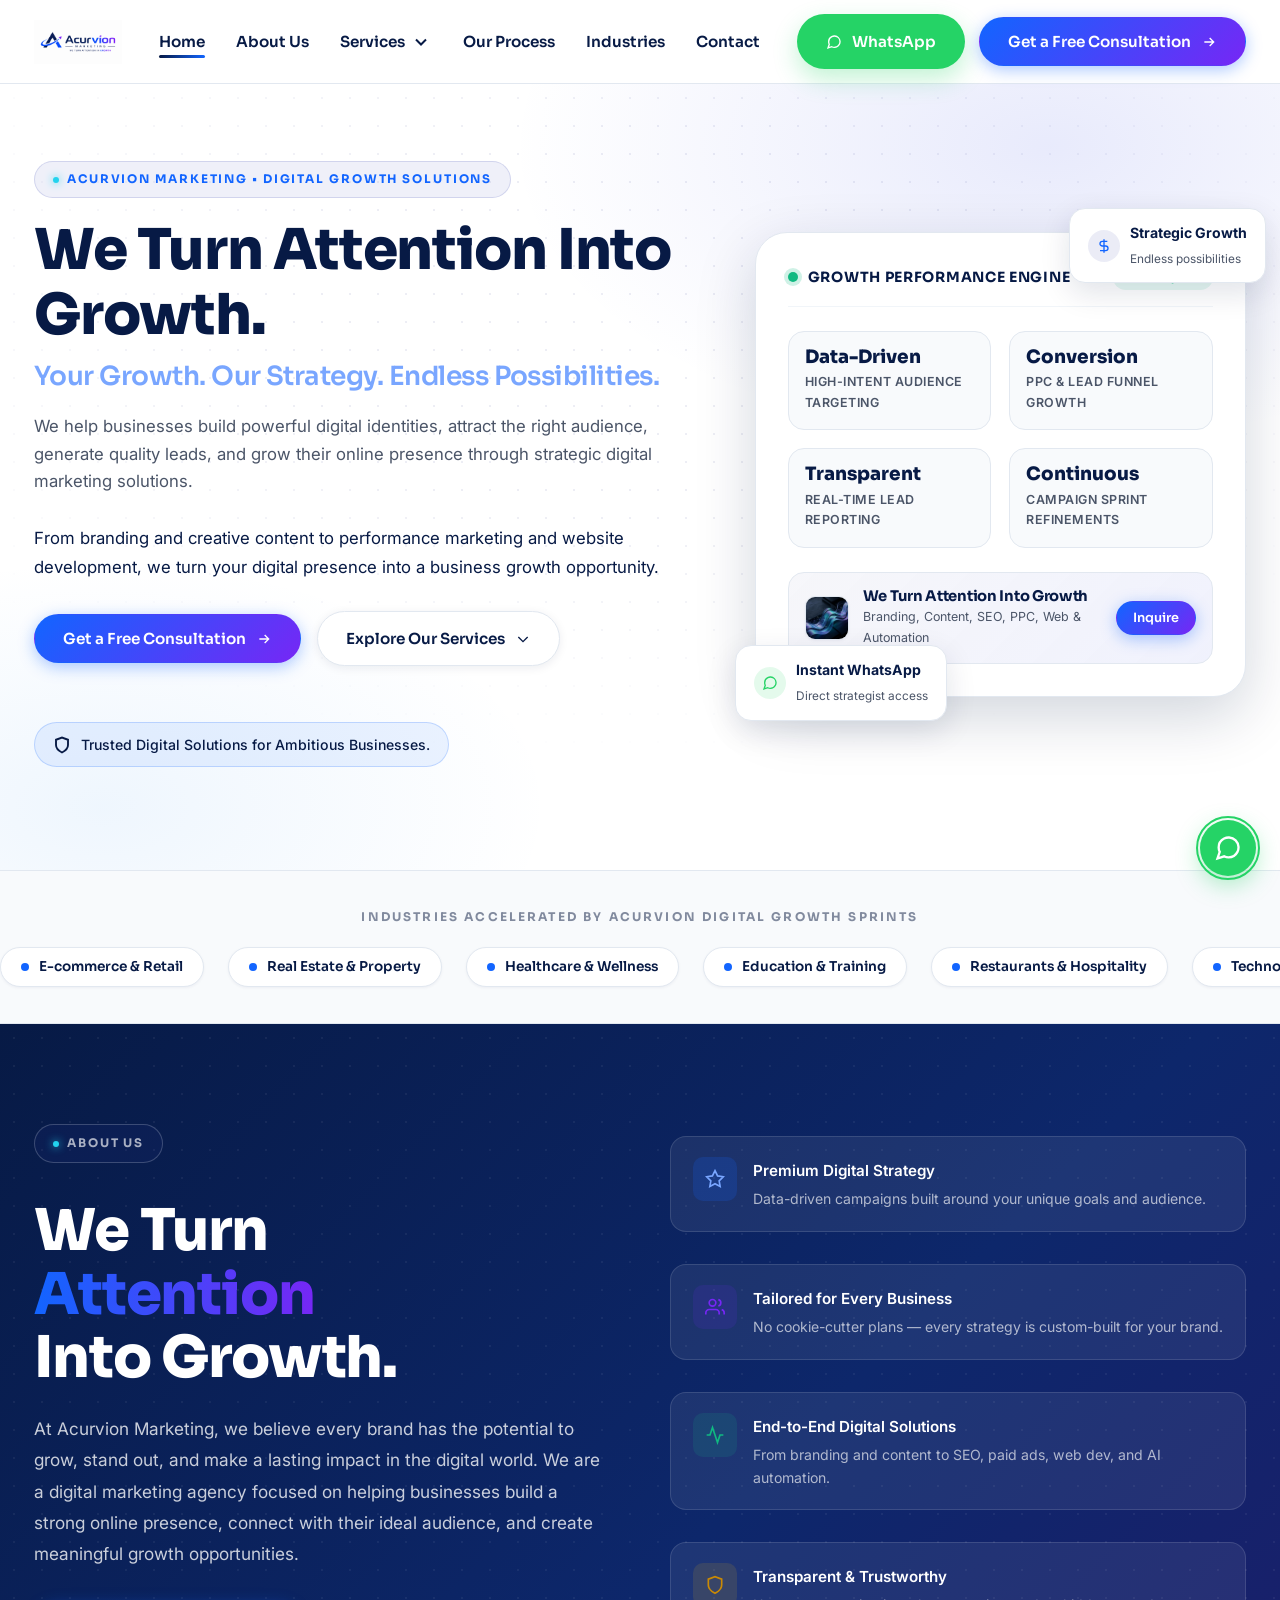
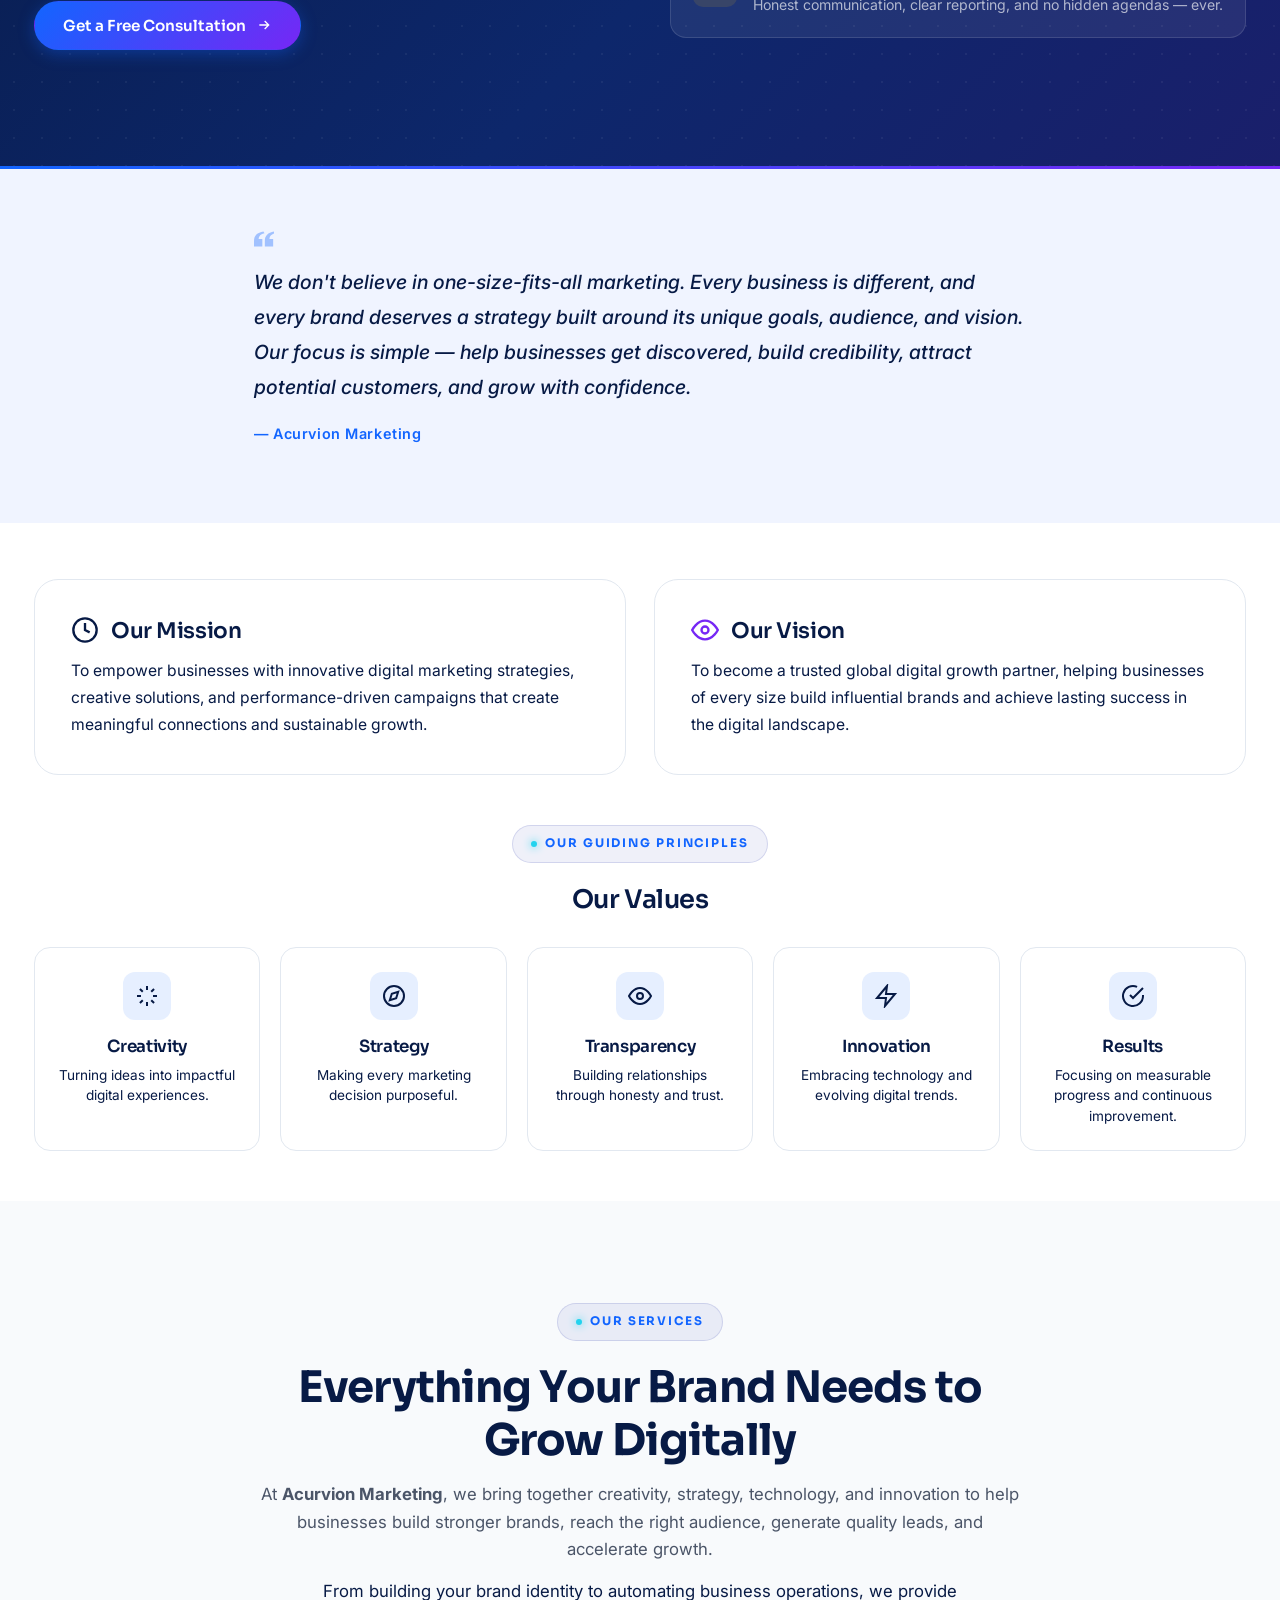
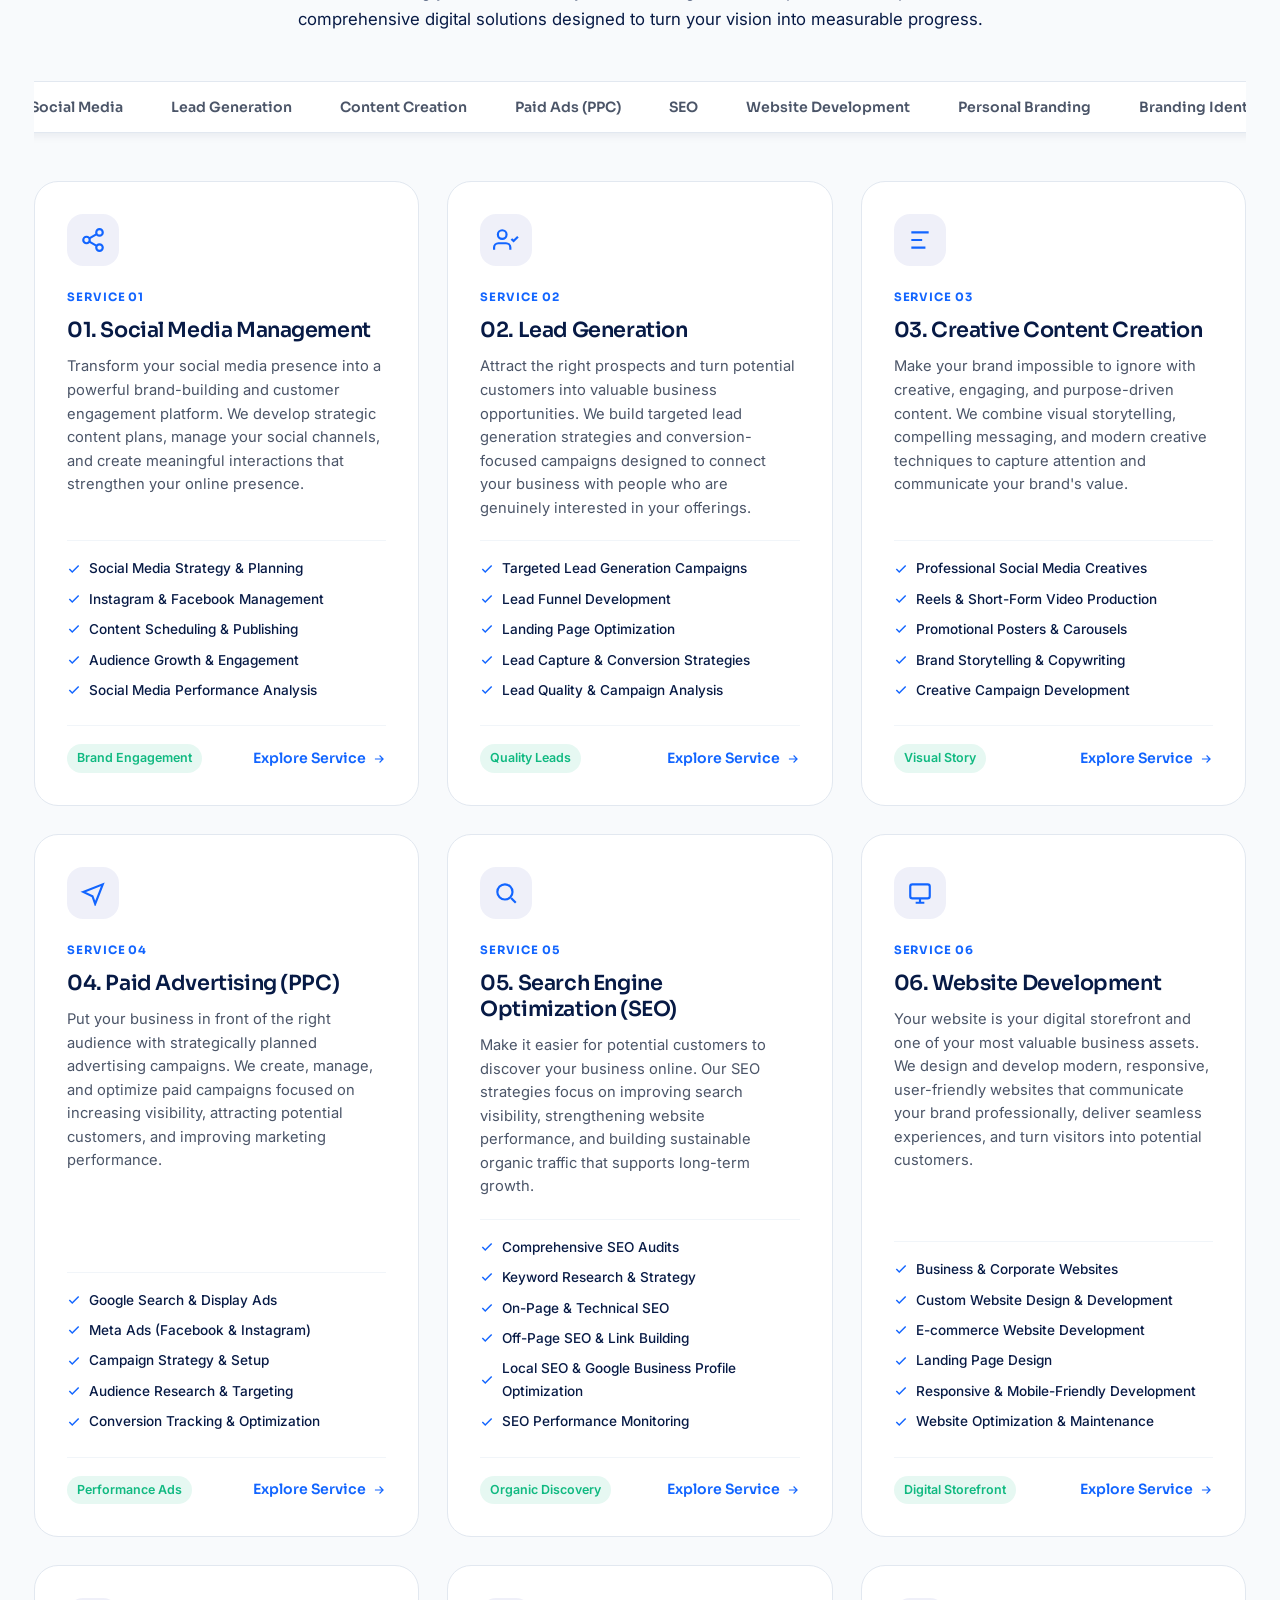
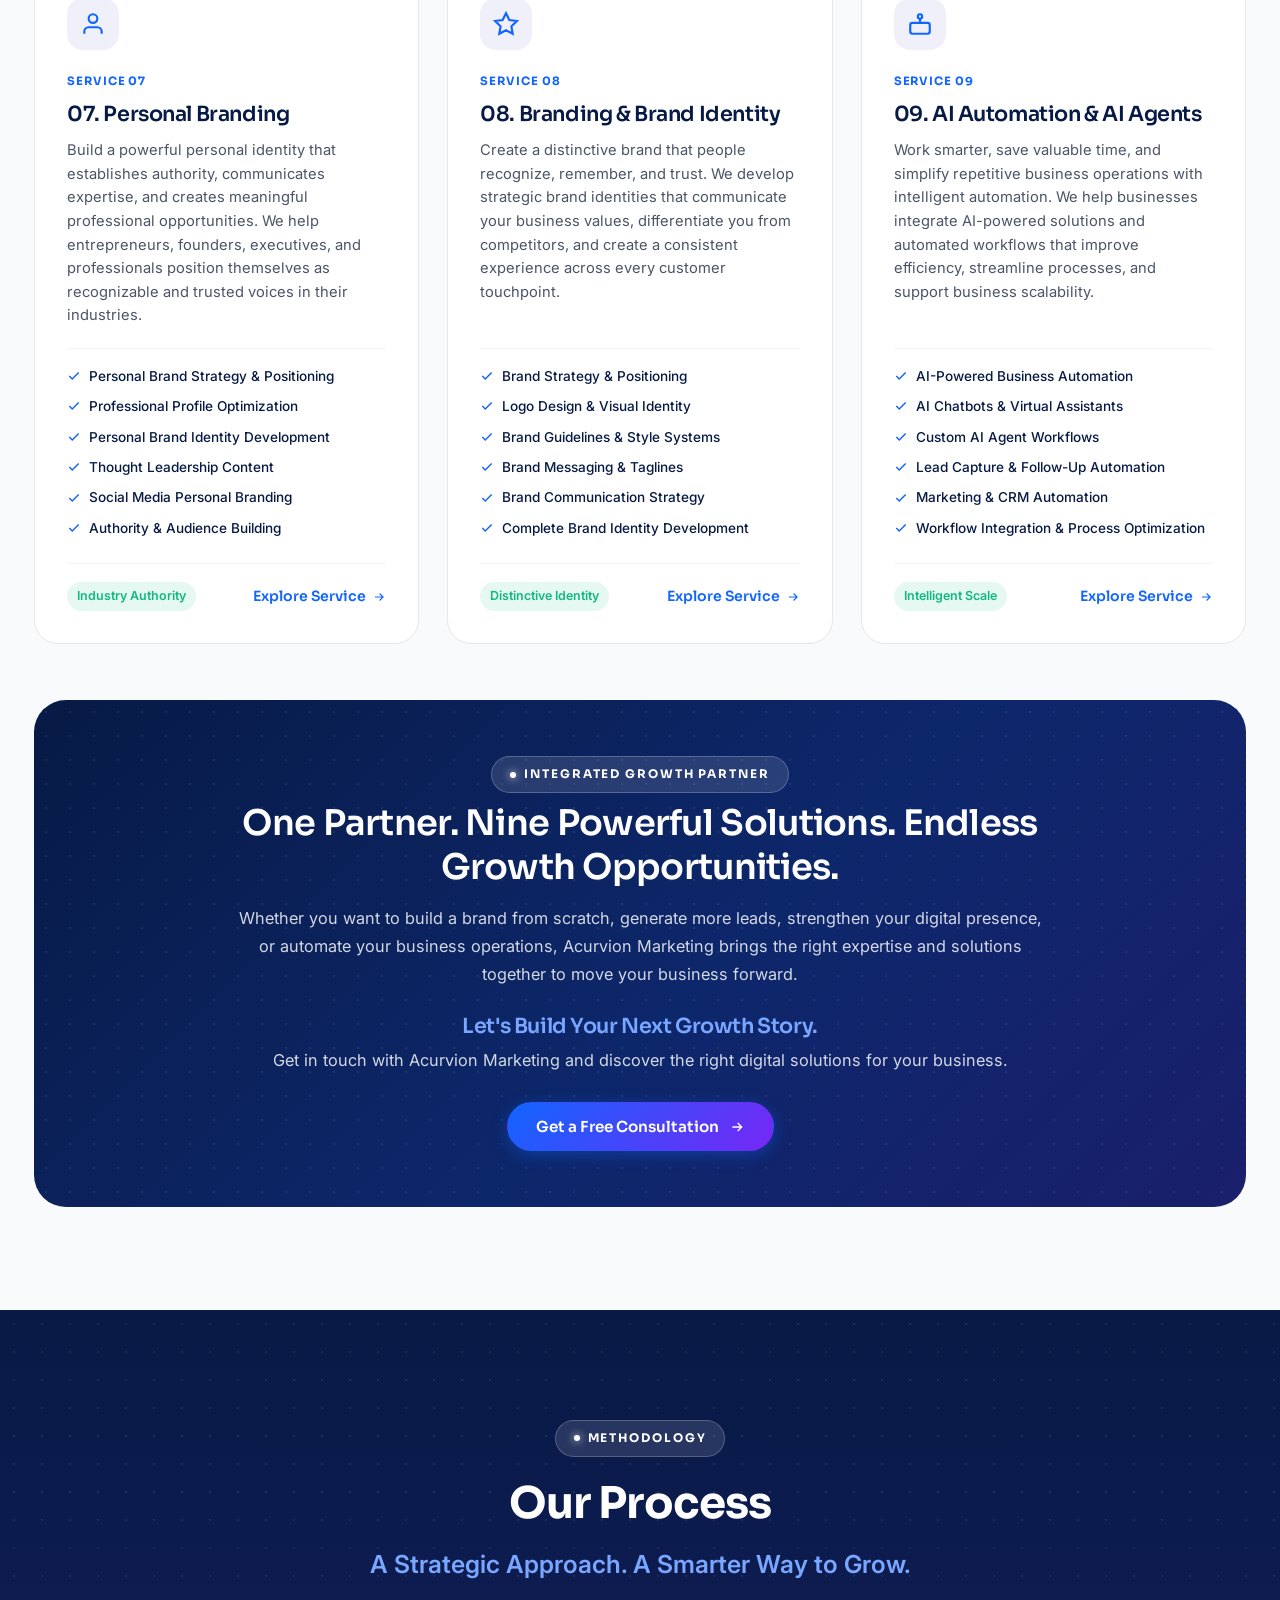
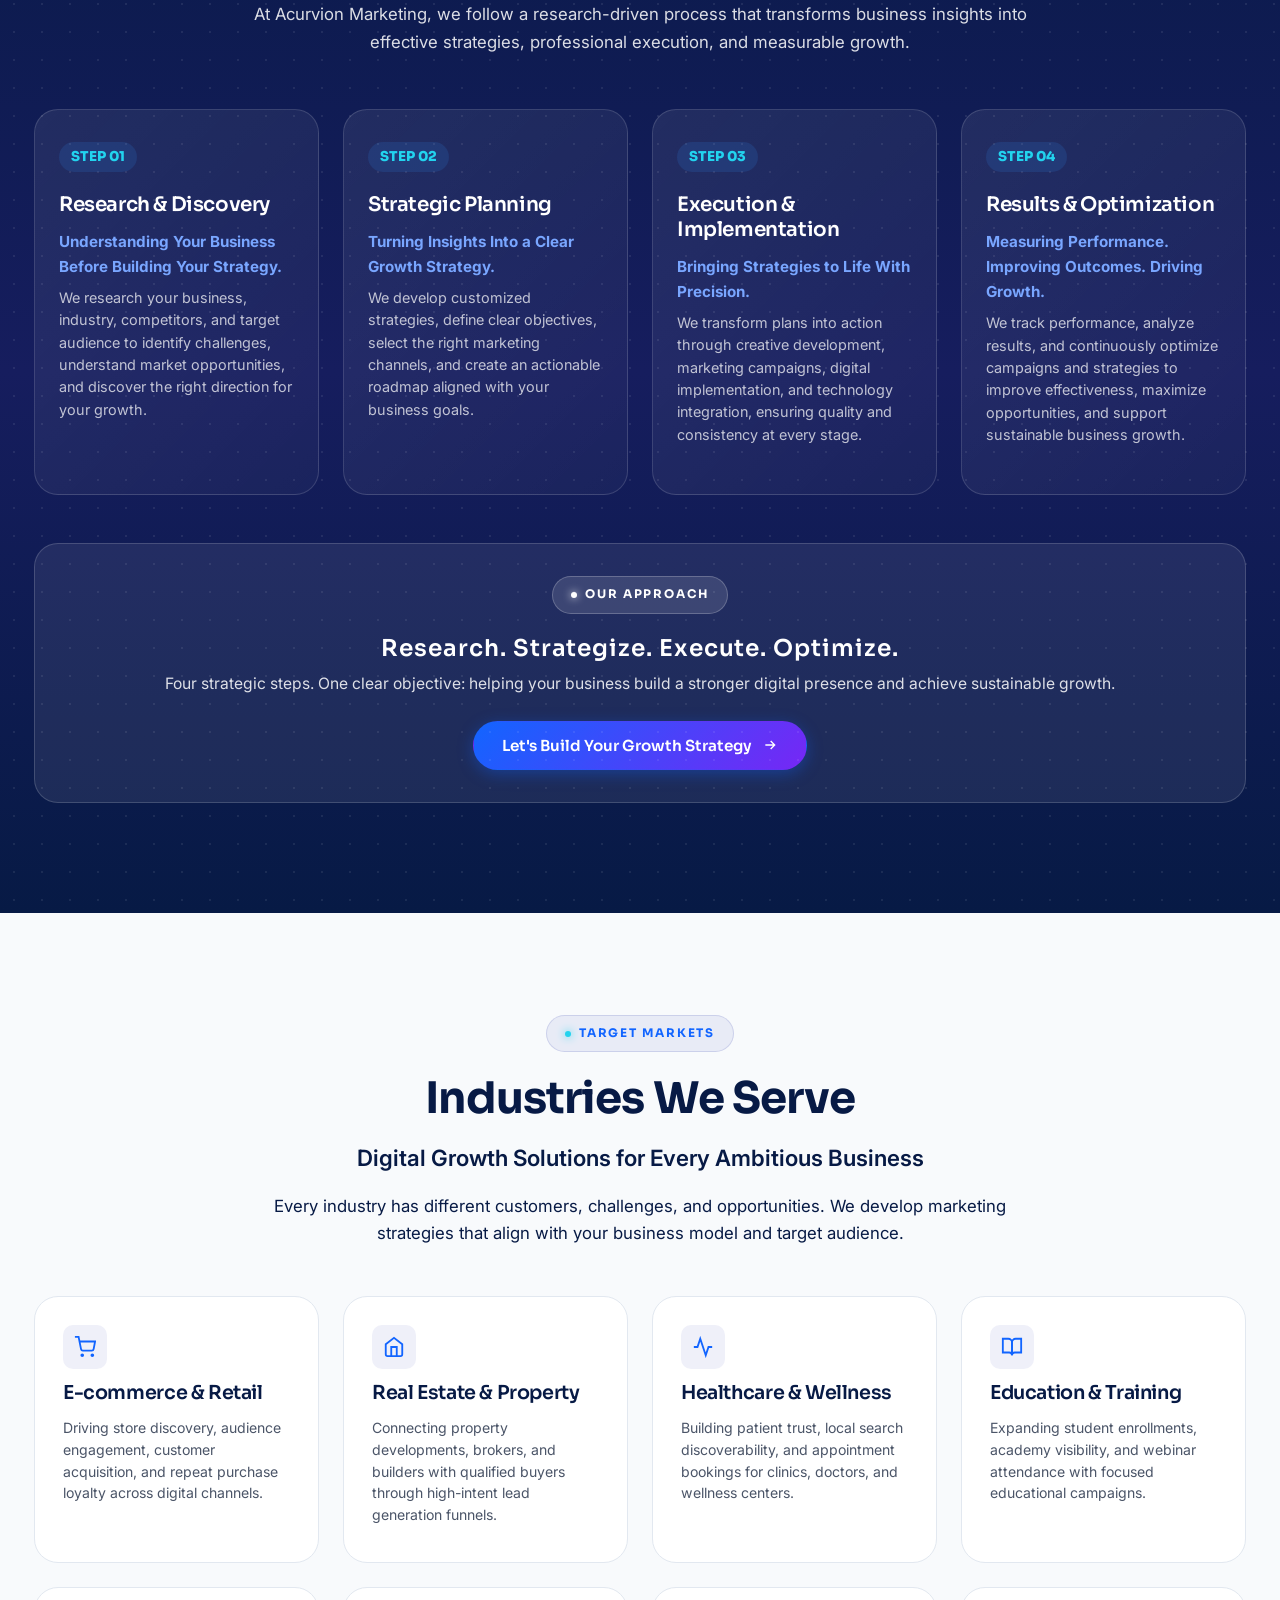
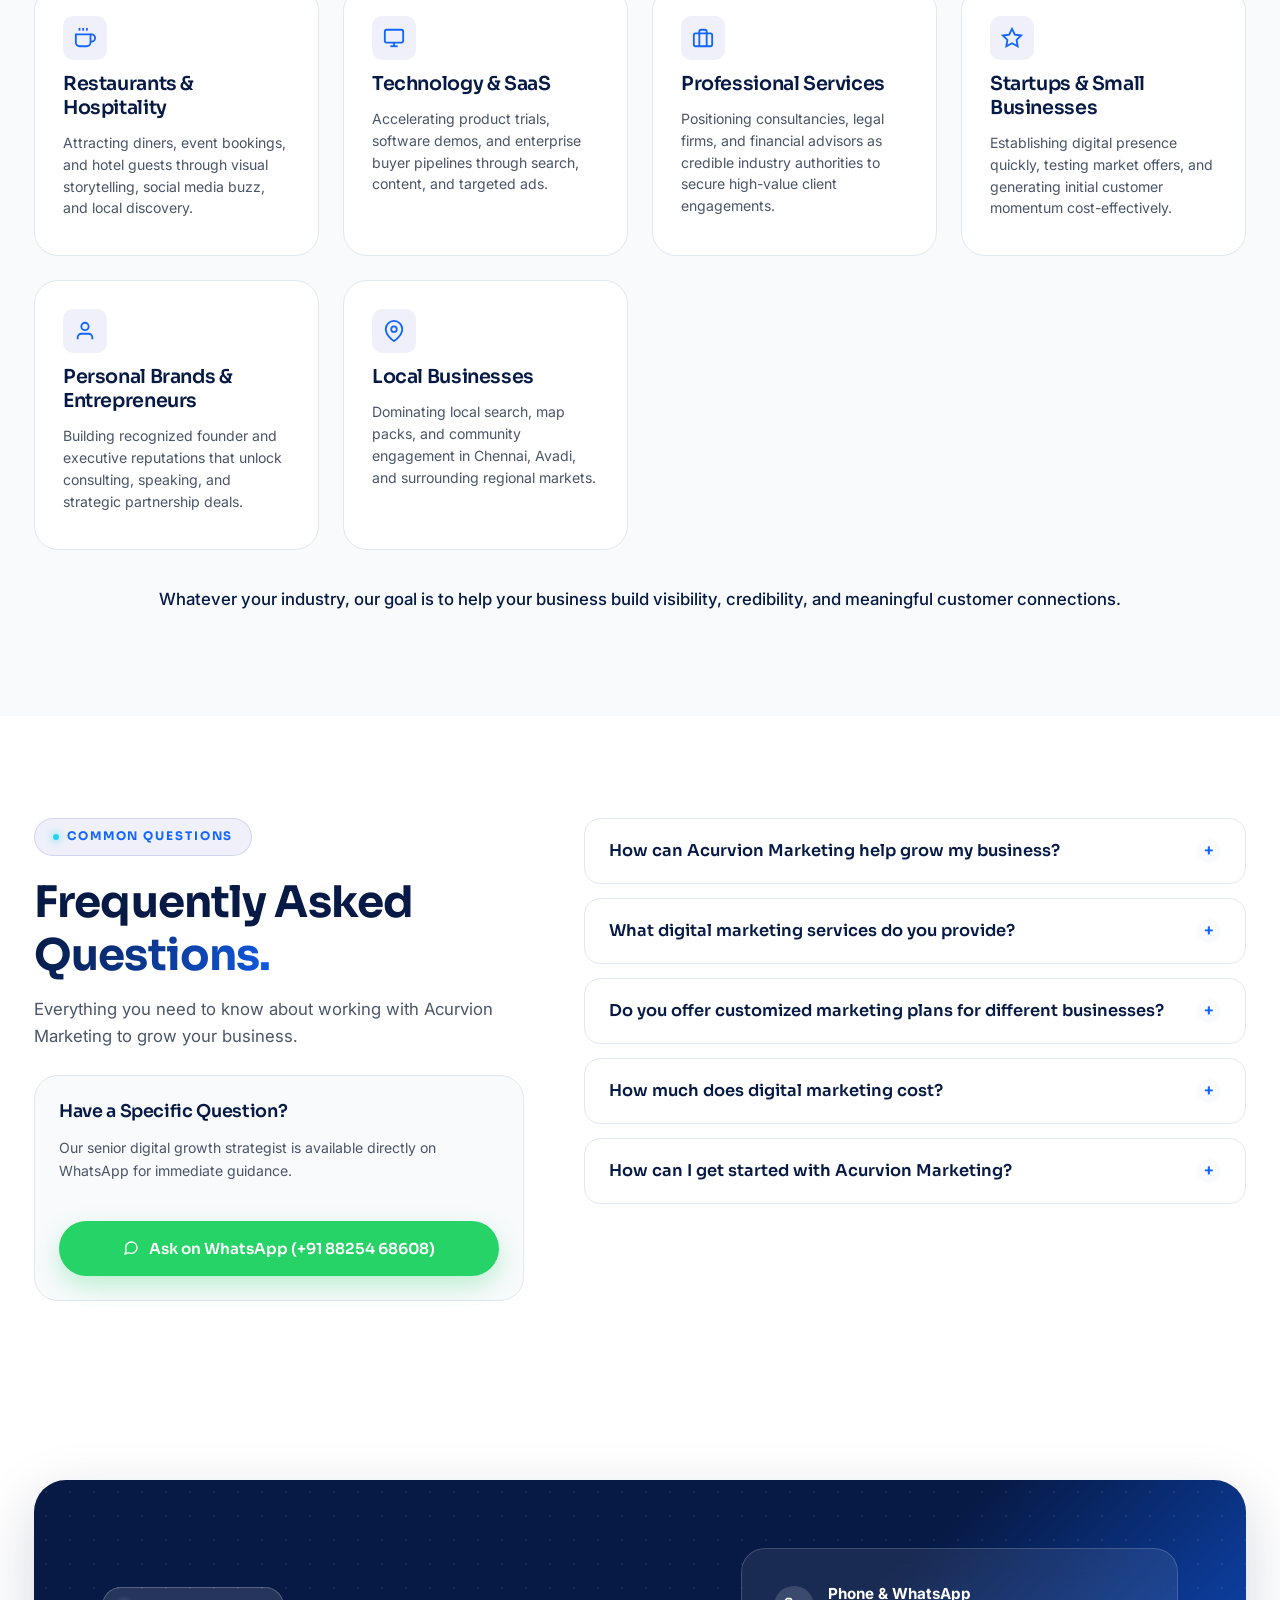
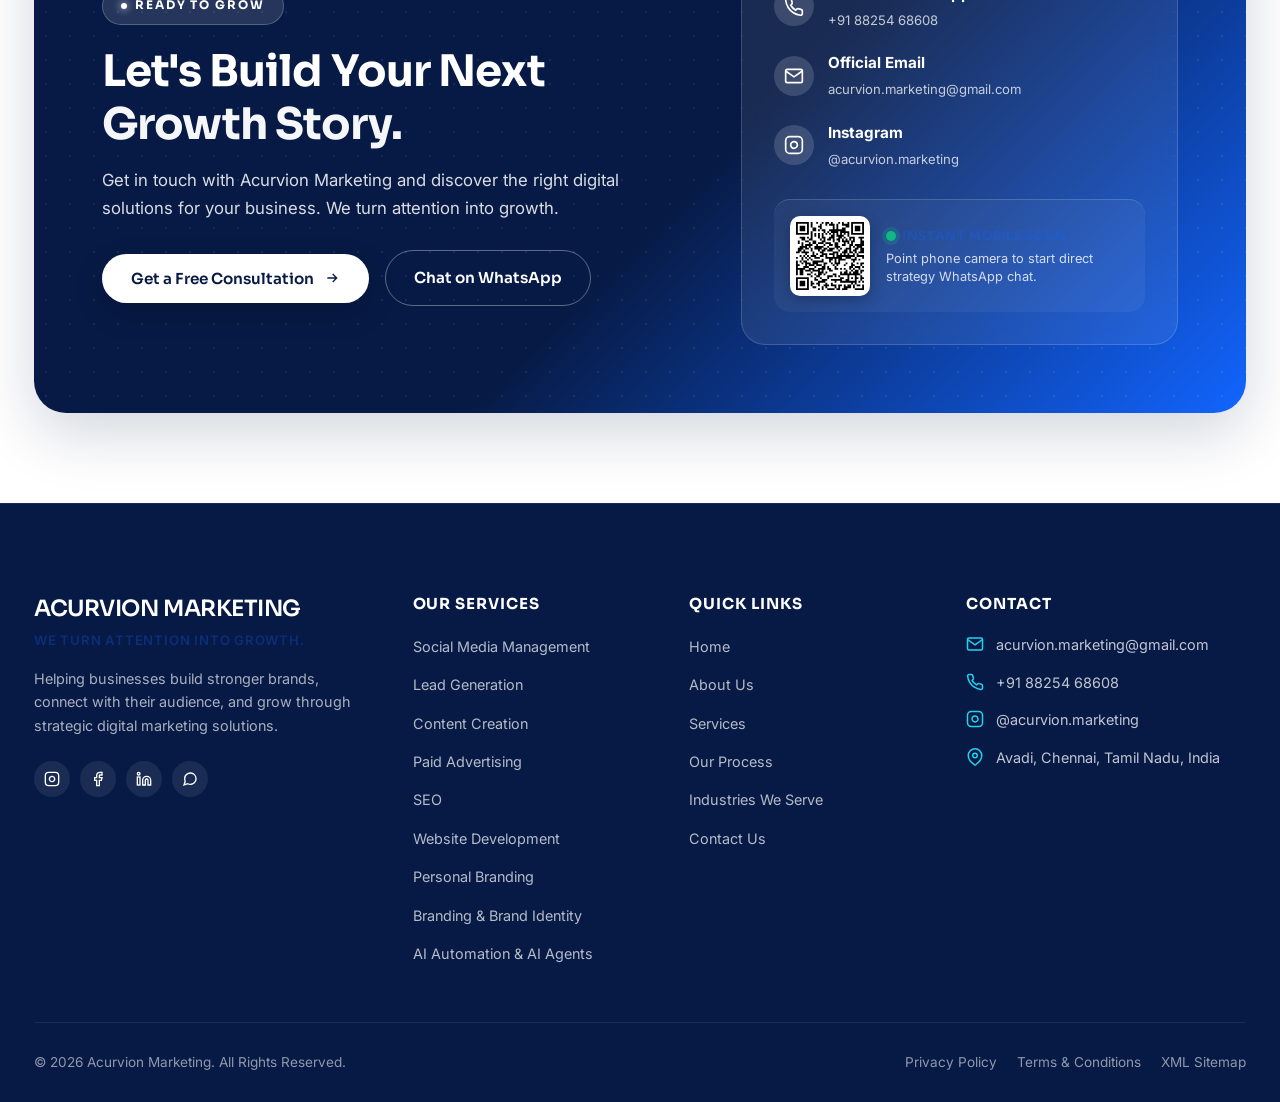
<file: index.html>
<!DOCTYPE html>
<html lang="en">

<head>
  <!-- Google Tag Manager -->
  <script>(function (w, d, s, l, i) {
      w[l] = w[l] || []; w[l].push({
        'gtm.start':
          new Date().getTime(), event: 'gtm.js'
      }); var f = d.getElementsByTagName(s)[0],
        j = d.createElement(s), dl = l != 'dataLayer' ? '&l=' + l : ''; j.async = true; j.src =
        'https://www.googletagmanager.com/gtm.js?id=' + i + dl; f.parentNode.insertBefore(j, f);
    })(window, document, 'script', 'dataLayer', 'GTM-M9968TWX');</script>
  <!-- End Google Tag Manager -->

  <meta charset="UTF-8">
  <meta name="viewport" content="width=device-width, initial-scale=1.0">
  <title>Digital Marketing Agency In Chennai | We Turn Attention Into Growth - Acurvion Marketing</title>

  <!-- Primary SEO Meta Tags -->
  <meta name="description"
    content="We Turn Attention Into Growth. Acurvion Marketing is a premier digital marketing agency helping businesses build powerful digital identities, attract the right audience, generate quality leads, and accelerate growth.">
  <meta name="keywords"
    content="Digital Marketing Agency Chennai, Digital Marketing Company Chennai, SEO Services Chennai, Social Media Marketing Chennai, Website Development Chennai, Lead Generation Agency, Digital Marketing Agency Avadi">
  <meta name="author" content="Acurvion Marketing">
  <meta name="robots" content="index, follow, max-snippet:-1, max-image-preview:large, max-video-preview:-1">
  <link rel="canonical" href="https://acurvionmarketing.vercel.app/">
  <meta name="google-site-verification" content="googlea82ef40252e3e9b0">

  <!-- Open Graph / Facebook -->
  <meta property="og:type" content="website">
  <meta property="og:url" content="https://acurvionmarketing.vercel.app/">
  <meta property="og:title" content="Acurvion Marketing | We Turn Attention Into Growth">
  <meta property="og:description"
    content="Your Growth. Our Strategy. Endless Possibilities. Digital marketing, branding, creative content, SEO, PPC, website development, and AI automation.">
  <meta property="og:image" content="assets/acurvion-logo.png">

  <!-- Twitter Card -->
  <meta name="twitter:card" content="summary_large_image">
  <meta name="twitter:title" content="Acurvion Marketing | We Turn Attention Into Growth">
  <meta name="twitter:description"
    content="Trusted Digital Solutions for Ambitious Businesses. Attract the right audience, generate quality leads, and scale online.">
  <meta name="twitter:image" content="assets/acurvion-logo.png">

  <!-- Favicon -->
  <link rel="icon" type="image/png" href="assets/acurvion-logo.png">
  <link rel="apple-touch-icon" href="assets/acurvion-logo.png">

  <!-- Google Fonts: Sora (Headings) & Inter (Body) -->
  <link rel="preconnect" href="https://fonts.googleapis.com">
  <link rel="preconnect" href="https://fonts.gstatic.com" crossorigin>
  <link
    href="https://fonts.googleapis.com/css2?family=Inter:wght@300;400;500;600;700&family=Sora:wght@400;500;600;700;800&display=swap"
    rel="stylesheet">

  <!-- Stylesheet -->
  <link rel="stylesheet" href="styles.css?v=3.0">

  <!-- Structured Data: Organization, ProfessionalService, WebSite & FAQPage JSON-LD -->
  <script type="application/ld+json">
  {
    "@context": "https://schema.org",
    "@graph": [
      {
        "@type": "Organization",
        "@id": "https://acurvionmarketing.vercel.app/#organization",
        "name": "Acurvion Marketing",
        "legalName": "Acurvion Marketing",
        "url": "https://acurvionmarketing.vercel.app/",
        "logo": "https://acurvionmarketing.vercel.app/assets/acurvion-logo.png",
        "slogan": "We Turn Attention Into Growth.",
        "description": "We help businesses build powerful digital identities, attract the right audience, generate quality leads, and grow their online presence through strategic digital marketing solutions.",
        "telephone": "+918825468608",
        "email": "acurvion.marketing@gmail.com",
        "sameAs": [
          "https://www.instagram.com/acurvion.marketing",
          "https://www.facebook.com/profile.php?id=61586639406877"
        ],
        "contactPoint": {
          "@type": "ContactPoint",
          "telephone": "+91-88254-68608",
          "email": "acurvion.marketing@gmail.com",
          "contactType": "customer service",
          "availableLanguage": ["English", "Tamil"]
        }
      },
      {
        "@type": "ProfessionalService",
        "@id": "https://acurvionmarketing.vercel.app/#localbusiness",
        "name": "Acurvion Marketing",
        "image": "https://acurvionmarketing.vercel.app/assets/acurvion-logo.png",
        "telephone": "+918825468608",
        "email": "acurvion.marketing@gmail.com",
        "priceRange": "$$",
        "address": {
          "@type": "PostalAddress",
          "streetAddress": "7th Cross Street, 4th Street, Brindavan Nagar",
          "addressLocality": "Avadi",
          "addressRegion": "Tamil Nadu",
          "postalCode": "600055",
          "addressCountry": "IN"
        },
        "geo": {
          "@type": "GeoCoordinates",
          "latitude": "13.1147",
          "longitude": "80.1018"
        },
        "openingHoursSpecification": [
          {
            "@type": "OpeningHoursSpecification",
            "dayOfWeek": ["Monday", "Tuesday", "Wednesday", "Thursday", "Friday", "Saturday"],
            "opens": "09:00",
            "closes": "19:00"
          }
        ]
      },
      {
        "@type": "WebSite",
        "@id": "https://acurvionmarketing.vercel.app/#website",
        "url": "https://acurvionmarketing.vercel.app/",
        "name": "Acurvion Marketing",
        "description": "Digital Marketing Agency in Chennai. We Turn Attention Into Growth.",
        "publisher": {
          "@id": "https://acurvionmarketing.vercel.app/#organization"
        }
      },
      {
        "@type": "FAQPage",
        "@id": "https://acurvionmarketing.vercel.app/#faq",
        "mainEntity": [
          {
            "@type": "Question",
            "name": "How can Acurvion Marketing help grow my business?",
            "acceptedAnswer": {
              "@type": "Answer",
              "text": "We help businesses increase online visibility, build brand credibility, attract potential customers, generate quality leads, and improve digital performance through strategic marketing and technology-driven solutions."
            }
          },
          {
            "@type": "Question",
            "name": "What digital marketing services do you provide?",
            "acceptedAnswer": {
              "@type": "Answer",
              "text": "We offer Social Media Management, Lead Generation, Content Creation, Paid Advertising, SEO, Website Development, Personal Branding, Branding & Brand Identity, and AI Automation & AI Agents."
            }
          },
          {
            "@type": "Question",
            "name": "Do you offer customized marketing plans for different businesses?",
            "acceptedAnswer": {
              "@type": "Answer",
              "text": "Absolutely! Every business has unique goals and challenges. We research your business, understand your target audience, and create customized marketing strategies aligned with your objectives and budget."
            }
          },
          {
            "@type": "Question",
            "name": "How much does digital marketing cost?",
            "acceptedAnswer": {
              "@type": "Answer",
              "text": "Our pricing depends on your business requirements, selected services, project scope, and marketing goals. We offer flexible solutions designed to match different business needs and budgets."
            }
          },
          {
            "@type": "Question",
            "name": "How can I get started with Acurvion Marketing?",
            "acceptedAnswer": {
              "@type": "Answer",
              "text": "Getting started is simple! Contact us through our website, email, or WhatsApp. Share your business requirements, and we'll discuss the right digital solutions to help you achieve your goals."
            }
          }
        ]
      }
    ]
  }
  </script>
</head>

<body class="home-page">
  <!-- Google Tag Manager (noscript) -->
  <noscript><iframe src="https://www.googletagmanager.com/ns.html?id=GTM-M9968TWX" height="0" width="0"
      style="display:none;visibility:hidden"></iframe></noscript>
  <!-- End Google Tag Manager (noscript) -->

  <!-- ================= HEADER ================= -->
  <header class="home-header" id="siteHeader">
    <div class="scroll-progress-bar" id="scrollProgressBar" aria-hidden="true"></div>
    <div class="container home-header-inner">

      <a href="https://acurvionmarketing.vercel.app/" class="home-logo" aria-label="Acurvion Marketing">
        <img src="assets/acurvion-logo.png" alt="Acurvion Marketing Logo" class="home-logo-img" width="160" height="48">
      </a>

      <!-- Navigation Links -->
      <nav class="home-nav" id="homeNav" aria-label="Primary Navigation">
        <a href="#home" class="home-nav-link active">Home</a>
        <a href="#about" class="home-nav-link">About Us</a>

        <!-- Services Mega-Dropdown with Dedicated Page Links for all 9 Services -->
        <div class="home-nav-item" data-home-dropdown="services">
          <button type="button" class="home-nav-link home-dd-toggle" aria-haspopup="true" aria-expanded="false">
            Services
            <svg class="home-dd-caret" viewBox="0 0 24 24" fill="none" stroke="currentColor" stroke-width="2.4">
              <path d="M6 9l6 6 6-6" />
            </svg>
          </button>
          <div class="home-dropdown" role="menu" aria-label="Growth Services">
            <div class="home-dropdown-grid">
              <a class="home-dropdown-item" role="menuitem" href="services/social-media-marketing.html">
                <span class="home-dd-icon">
                  <svg viewBox="0 0 24 24" fill="none" stroke="currentColor" stroke-width="2">
                    <circle cx="18" cy="5" r="3" />
                    <circle cx="6" cy="12" r="3" />
                    <circle cx="18" cy="19" r="3" />
                    <path d="M8.6 10.5l6.8-3.9M8.6 13.5l6.8 3.9" />
                  </svg>
                </span>
                <span class="home-dd-text">
                  <strong>01. Social Media Management</strong>
                  <small>Strategic content &amp; brand engagement</small>
                </span>
              </a>

              <a class="home-dropdown-item" role="menuitem" href="services/lead-generation.html">
                <span class="home-dd-icon">
                  <svg viewBox="0 0 24 24" fill="none" stroke="currentColor" stroke-width="2">
                    <path d="M16 21v-2a4 4 0 0 0-4-4H5a4 4 0 0 0-4 4v2"/><circle cx="8.5" cy="7" r="4"/><polyline points="17 11 19 13 23 9"/>
                  </svg>
                </span>
                <span class="home-dd-text">
                  <strong>02. Lead Generation</strong>
                  <small>Targeted campaigns &amp; conversion funnels</small>
                </span>
              </a>

              <a class="home-dropdown-item" role="menuitem" href="services/content-creation.html">
                <span class="home-dd-icon">
                  <svg viewBox="0 0 24 24" fill="none" stroke="currentColor" stroke-width="2">
                    <path d="M4 5h16M4 12h10M4 19h13" />
                  </svg>
                </span>
                <span class="home-dd-text">
                  <strong>03. Creative Content Creation</strong>
                  <small>Visual storytelling &amp; high-impact creatives</small>
                </span>
              </a>

              <a class="home-dropdown-item" role="menuitem" href="services/ppc-advertising.html">
                <span class="home-dd-icon">
                  <svg viewBox="0 0 24 24" fill="none" stroke="currentColor" stroke-width="2">
                    <path d="M3 11l18-7-7 18-2.5-7L3 11z" />
                  </svg>
                </span>
                <span class="home-dd-text">
                  <strong>04. Paid Advertising (PPC)</strong>
                  <small>Google &amp; Meta Ads campaign management</small>
                </span>
              </a>

              <a class="home-dropdown-item" role="menuitem" href="services/seo-services.html">
                <span class="home-dd-icon">
                  <svg viewBox="0 0 24 24" fill="none" stroke="currentColor" stroke-width="2">
                    <circle cx="11" cy="11" r="7" />
                    <path d="M21 21l-4.3-4.3" />
                  </svg>
                </span>
                <span class="home-dd-text">
                  <strong>05. Search Engine Optimization (SEO)</strong>
                  <small>On-page, technical, local &amp; off-page SEO</small>
                </span>
              </a>

              <a class="home-dropdown-item" role="menuitem" href="services/website-development.html">
                <span class="home-dd-icon">
                  <svg viewBox="0 0 24 24" fill="none" stroke="currentColor" stroke-width="2">
                    <rect x="3" y="4" width="18" height="13" rx="2" />
                    <path d="M8 21h8M12 17v4" />
                  </svg>
                </span>
                <span class="home-dd-text">
                  <strong>06. Website Development</strong>
                  <small>Fast, responsive &amp; conversion-focused websites</small>
                </span>
              </a>

              <a class="home-dropdown-item" role="menuitem" href="services/personal-branding.html">
                <span class="home-dd-icon">
                  <svg viewBox="0 0 24 24" fill="none" stroke="currentColor" stroke-width="2">
                    <path d="M20 21v-2a4 4 0 0 0-4-4H8a4 4 0 0 0-4 4v2"/><circle cx="12" cy="7" r="4"/>
                  </svg>
                </span>
                <span class="home-dd-text">
                  <strong>07. Personal Branding</strong>
                  <small>Executive positioning &amp; authority building</small>
                </span>
              </a>

              <a class="home-dropdown-item" role="menuitem" href="services/branding-services.html">
                <span class="home-dd-icon">
                  <svg viewBox="0 0 24 24" fill="none" stroke="currentColor" stroke-width="2">
                    <path d="M12 2l3.09 6.26L22 9.27l-5 4.87 1.18 6.88L12 17.77l-6.18 3.25L7 14.14 2 9.27l6.91-1.01L12 2z"/>
                  </svg>
                </span>
                <span class="home-dd-text">
                  <strong>08. Branding &amp; Brand Identity</strong>
                  <small>Logo, style systems &amp; distinctive identity</small>
                </span>
              </a>

              <a class="home-dropdown-item" role="menuitem" href="services/ai-automation.html">
                <span class="home-dd-icon">
                  <svg viewBox="0 0 24 24" fill="none" stroke="currentColor" stroke-width="2">
                    <rect x="3" y="11" width="18" height="10" rx="2"/>
                    <circle cx="12" cy="5" r="2"/>
                    <path d="M12 7v4M8 15h.01M16 15h.01"/>
                  </svg>
                </span>
                <span class="home-dd-text">
                  <strong>09. AI Automation &amp; AI Agents</strong>
                  <small>Smart workflows, chatbots &amp; lead automations</small>
                </span>
              </a>
            </div>
            <a href="#services" class="home-dropdown-footer">
              <span>View all nine digital growth solutions</span>
              <svg viewBox="0 0 24 24" fill="none" stroke="currentColor" stroke-width="2" width="14" height="14">
                <path d="M5 12h14M13 6l6 6-6 6" />
              </svg>
            </a>
          </div>
        </div>

        <a href="#process" class="home-nav-link">Our Process</a>
        <a href="#industries" class="home-nav-link">Industries</a>
        <a href="#contact" class="home-nav-link" data-consult-trigger>Contact</a>

        <div class="home-nav-mobile-cta">
          <button type="button" class="home-btn home-btn-primary" data-consult-trigger style="width: 100%;">
            <span>Get a Free Consultation</span>
            <svg viewBox="0 0 24 24" fill="none" stroke="currentColor" stroke-width="2">
              <path d="M5 12h14M13 6l6 6-6 6" />
            </svg>
          </button>
          <a href="https://wa.me/918825468608?text=Hello%20Acurvion,%20I%20want%20to%20book%20a%20free%20consultation."
            class="home-btn home-btn-whatsapp" target="_blank" rel="noopener" style="width: 100%; margin-top: 10px;">
            <svg viewBox="0 0 24 24" fill="none" stroke="currentColor" stroke-width="2">
              <path
                d="M21 11.5a8.38 8.38 0 01-.9 3.8 8.5 8.5 0 01-7.6 4.7 8.38 8.38 0 01-3.8-.9L3 21l1.9-5.7a8.38 8.38 0 01-.9-3.8 8.5 8.5 0 014.7-7.6 8.38 8.38 0 013.8-.9h.5a8.48 8.48 0 018 8v.5z" />
            </svg>
            <span>Chat on WhatsApp</span>
          </a>
        </div>
      </nav>

      <!-- Action Buttons -->
      <div class="home-header-actions">
        <a href="https://wa.me/918825468608?text=Hello%20Acurvion,%20I%20want%20to%20book%20a%20free%20consultation."
          class="home-btn home-btn-whatsapp" target="_blank" rel="noopener" aria-label="Chat on WhatsApp">
          <svg viewBox="0 0 24 24" fill="none" stroke="currentColor" stroke-width="2">
            <path
              d="M21 11.5a8.38 8.38 0 01-.9 3.8 8.5 8.5 0 01-7.6 4.7 8.38 8.38 0 01-3.8-.9L3 21l1.9-5.7a8.38 8.38 0 01-.9-3.8 8.5 8.5 0 014.7-7.6 8.38 8.38 0 013.8-.9h.5a8.48 8.48 0 018 8v.5z" />
          </svg>
          <span style="display: inline-block;">WhatsApp</span>
        </a>

        <button type="button" class="home-btn home-btn-primary" data-consult-trigger>
          <span>Get a Free Consultation</span>
          <svg viewBox="0 0 24 24" fill="none" stroke="currentColor" stroke-width="2">
            <path d="M5 12h14M13 6l6 6-6 6" />
          </svg>
        </button>

        <button class="home-nav-toggle" id="homeNavToggle" type="button" aria-label="Toggle Navigation Menu"
          aria-expanded="false" aria-controls="homeNav">
          <span></span><span></span><span></span>
        </button>
      </div>

    </div>
  </header>
  <div class="home-nav-backdrop" id="homeNavBackdrop" aria-hidden="true"></div>

  <main>
    <!-- ================= HERO SECTION ================= -->
    <section class="home-hero" id="home">
      <div class="home-hero-bg" aria-hidden="true"></div>
      <div class="container home-hero-grid">

        <div class="home-hero-content">
          <span class="home-eyebrow">ACURVION MARKETING • DIGITAL GROWTH SOLUTIONS</span>
          <h1>We Turn Attention Into Growth.</h1>
          <h3 style="font-size: clamp(1.25rem, 2.2vw, 1.65rem); font-weight: 600; color: #79a6ff; margin: 12px 0 20px;">
            Your Growth. Our Strategy. Endless Possibilities.
          </h3>
          <p class="home-hero-lead">
            We help businesses build powerful digital identities, attract the right audience, generate quality leads, and grow their online presence through strategic digital marketing solutions.
          </p>
          <p style="color: var(--ink-secondary); font-size: 1.05rem; line-height: 1.7; margin-bottom: 30px;">
            From branding and creative content to performance marketing and website development, we turn your digital presence into a business growth opportunity.
          </p>

          <div class="home-hero-cta">
            <button type="button" class="home-btn home-btn-primary" data-consult-trigger>
              <span>Get a Free Consultation</span>
              <svg viewBox="0 0 24 24" fill="none" stroke="currentColor" stroke-width="2">
                <path d="M5 12h14M13 6l6 6-6 6" />
              </svg>
            </button>
            <a href="#services" class="home-btn home-btn-secondary">
              <span>Explore Our Services</span>
              <svg viewBox="0 0 24 24" fill="none" stroke="currentColor" stroke-width="2">
                <path d="M19 9l-7 7-7-7" />
              </svg>
            </a>
          </div>

          <!-- Trust Kicker Badge -->
          <div class="home-hero-trust-kicker">
            <svg viewBox="0 0 24 24" fill="none" stroke="currentColor" stroke-width="2.5" width="18" height="18">
              <path d="M12 22s8-4 8-10V5l-8-3-8 3v7c0 6 8 10 8 10z"/>
            </svg>
            <span>Trusted Digital Solutions for Ambitious Businesses.</span>
          </div>
        </div>

        <!-- Hero Visual: Growth Performance Engine Card -->
        <div class="home-hero-visual">
          <div class="home-hero-card-main">
            <div class="home-card-header">
              <div class="home-card-title-badge">
                <span class="home-pulse-dot"></span>
                <span>Growth Performance Engine</span>
              </div>
              <span class="home-badge-live">Active Sprints</span>
            </div>

            <div class="home-metrics-grid">
              <div class="home-metric-box in-view">
                <div class="home-metric-val" style="font-size: 1.15rem;">Data-Driven</div>
                <div class="home-metric-lbl">High-Intent Audience Targeting</div>
              </div>
              <div class="home-metric-box in-view">
                <div class="home-metric-val" style="font-size: 1.15rem;">Conversion</div>
                <div class="home-metric-lbl">PPC &amp; Lead Funnel Growth</div>
              </div>
              <div class="home-metric-box in-view">
                <div class="home-metric-val" style="font-size: 1.15rem;">Transparent</div>
                <div class="home-metric-lbl">Real-Time Lead Reporting</div>
              </div>
              <div class="home-metric-box in-view">
                <div class="home-metric-val" style="font-size: 1.15rem;">Continuous</div>
                <div class="home-metric-lbl">Campaign Sprint Refinements</div>
              </div>
            </div>

            <div class="home-chart-preview">
              <div class="home-chart-media">
                <img src="assets/hero-data-stream.jpg" alt="Acurvion Data Stream Growth Engine" class="home-chart-img" width="48" height="48" loading="lazy">
              </div>
              <div class="home-chart-text">
                <h5>We Turn Attention Into Growth</h5>
                <p>Branding, Content, SEO, PPC, Web &amp; Automation</p>
              </div>
              <button type="button" class="home-btn home-btn-primary" style="padding: 8px 16px; font-size: 0.8rem;"
                data-consult-trigger>Inquire</button>
            </div>
          </div>

          <!-- Floating Badges -->
          <div class="home-float-badge-1">
            <div class="home-badge-icon">
              <svg viewBox="0 0 24 24" fill="none" stroke="currentColor" stroke-width="2">
                <path d="M12 2v20M17 5H9.5a3.5 3.5 0 000 7h5a3.5 3.5 0 010 7H6" />
              </svg>
            </div>
            <div>
              <strong style="display: block; font-size: 0.88rem; color: var(--ink);">Strategic Growth</strong>
              <small style="color: var(--muted); font-size: 0.74rem;">Endless possibilities</small>
            </div>
          </div>

          <div class="home-float-badge-2">
            <div class="home-badge-icon" style="background: rgba(37, 211, 102, 0.12); color: var(--whatsapp);">
              <svg viewBox="0 0 24 24" fill="none" stroke="currentColor" stroke-width="2">
                <path
                  d="M21 11.5a8.38 8.38 0 01-.9 3.8 8.5 8.5 0 01-7.6 4.7 8.38 8.38 0 01-3.8-.9L3 21l1.9-5.7a8.38 8.38 0 01-.9-3.8 8.5 8.5 0 014.7-7.6 8.38 8.38 0 013.8-.9h.5a8.48 8.48 0 018 8v.5z" />
              </svg>
            </div>
            <div>
              <strong style="display: block; font-size: 0.88rem; color: var(--ink);">Instant WhatsApp</strong>
              <small style="color: var(--muted); font-size: 0.74rem;">Direct strategist access</small>
            </div>
          </div>
        </div>

      </div>
    </section>

    <!-- ================= CLIENT & INDUSTRY MARQUEE ================= -->
    <section class="home-marquee-section" aria-label="Industries and Markets Served">
      <div class="home-marquee-title">INDUSTRIES ACCELERATED BY ACURVION DIGITAL GROWTH SPRINTS</div>
      <div class="home-marquee-track">
        <span class="home-marquee-item"><span class="home-marquee-dot"></span> E-commerce &amp; Retail</span>
        <span class="home-marquee-item"><span class="home-marquee-dot"></span> Real Estate &amp; Property</span>
        <span class="home-marquee-item"><span class="home-marquee-dot"></span> Healthcare &amp; Wellness</span>
        <span class="home-marquee-item"><span class="home-marquee-dot"></span> Education &amp; Training</span>
        <span class="home-marquee-item"><span class="home-marquee-dot"></span> Restaurants &amp; Hospitality</span>
        <span class="home-marquee-item"><span class="home-marquee-dot"></span> Technology &amp; SaaS</span>
        <span class="home-marquee-item"><span class="home-marquee-dot"></span> Professional Services</span>
        <span class="home-marquee-item"><span class="home-marquee-dot"></span> Startups &amp; Small Businesses</span>
        <span class="home-marquee-item"><span class="home-marquee-dot"></span> Personal Brands &amp; Entrepreneurs</span>
        <span class="home-marquee-item"><span class="home-marquee-dot"></span> Local Businesses in Chennai</span>
      </div>
    </section>

    <!-- ================= ABOUT US SECTION ================= -->
    <section class="home-about-section" id="about">

      <!-- Split Hero Intro -->
      <div class="home-about-split-hero">
        <div class="container home-about-split-inner">

          <!-- Left: bold narrative -->
          <div class="home-about-split-left home-about-narrative">
            <span class="home-eyebrow">ABOUT US</span>
            <h2 class="home-about-split-h2">
              We Turn<br>
              <span class="home-about-gradient-word">Attention</span><br>
              Into Growth.
            </h2>
            <p class="home-about-split-desc">
              At Acurvion Marketing, we believe every brand has the potential to grow, stand out, and make a lasting impact in the digital world. We are a digital marketing agency focused on helping businesses build a strong online presence, connect with their ideal audience, and create meaningful growth opportunities.
            </p>
            <div class="home-about-split-cta">
              <button type="button" class="home-btn home-btn-primary" data-consult-trigger>
                <span>Get a Free Consultation</span>
                <svg viewBox="0 0 24 24" fill="none" stroke="currentColor" stroke-width="2"><path d="M5 12h14M13 6l6 6-6 6"/></svg>
              </button>
            </div>
          </div>

          <!-- Right: animated feature cards -->
          <div class="home-about-split-right">
            <div class="home-about-feat-card home-about-narrative" style="--delay:0.05s">
              <div class="home-about-feat-icon">
                <svg viewBox="0 0 24 24" fill="none" stroke="currentColor" stroke-width="2"><path d="M12 2l3.09 6.26L22 9.27l-5 4.87 1.18 6.88L12 17.77l-6.18 3.25L7 14.14 2 9.27l6.91-1.01L12 2z"/></svg>
              </div>
              <div>
                <strong>Premium Digital Strategy</strong>
                <p>Data-driven campaigns built around your unique goals and audience.</p>
              </div>
            </div>
            <div class="home-about-feat-card home-about-narrative" style="--delay:0.15s">
              <div class="home-about-feat-icon" style="background: rgba(118,39,245,0.12); color: #7627F5;">
                <svg viewBox="0 0 24 24" fill="none" stroke="currentColor" stroke-width="2"><path d="M17 21v-2a4 4 0 0 0-4-4H5a4 4 0 0 0-4 4v2"/><circle cx="9" cy="7" r="4"/><path d="M23 21v-2a4 4 0 0 0-3-3.87"/><path d="M16 3.13a4 4 0 0 1 0 7.75"/></svg>
              </div>
              <div>
                <strong>Tailored for Every Business</strong>
                <p>No cookie-cutter plans — every strategy is custom-built for your brand.</p>
              </div>
            </div>
            <div class="home-about-feat-card home-about-narrative" style="--delay:0.25s">
              <div class="home-about-feat-icon" style="background: rgba(16,185,129,0.12); color: #10b981;">
                <svg viewBox="0 0 24 24" fill="none" stroke="currentColor" stroke-width="2"><polyline points="22 12 18 12 15 21 9 3 6 12 2 12"/></svg>
              </div>
              <div>
                <strong>End-to-End Digital Solutions</strong>
                <p>From branding and content to SEO, paid ads, web dev, and AI automation.</p>
              </div>
            </div>
            <div class="home-about-feat-card home-about-narrative" style="--delay:0.35s">
              <div class="home-about-feat-icon" style="background: rgba(234,179,8,0.12); color: #ca8a04;">
                <svg viewBox="0 0 24 24" fill="none" stroke="currentColor" stroke-width="2"><path d="M12 22s8-4 8-10V5l-8-3-8 3v7c0 6 8 10 8 10z"/></svg>
              </div>
              <div>
                <strong>Transparent & Trustworthy</strong>
                <p>Honest communication, clear reporting, and no hidden agendas — ever.</p>
              </div>
            </div>
          </div>

        </div>
      </div>

      <!-- Dark quote strip -->
      <div class="home-about-quote-strip">
        <div class="container home-about-narrative">
          <svg class="home-about-quote-mark" viewBox="0 0 48 36" fill="currentColor" aria-hidden="true"><path d="M0 36V22.5C0 10.1 7.6 2.3 22.8 0l2.4 4.2C16.4 6.1 11.5 11 11 18h9V36H0zm26 0V22.5C26 10.1 33.6 2.3 48.8 0l2.4 4.2C42.4 6.1 37.5 11 37 18h9V36H26z"/></svg>
          <p>We don't believe in one-size-fits-all marketing. Every business is different, and every brand deserves a strategy built around its unique goals, audience, and vision. Our focus is simple — help businesses get discovered, build credibility, attract potential customers, and grow with confidence.</p>
          <cite>— Acurvion Marketing</cite>
        </div>
      </div>

      <div class="container">
        <!-- Mission & Vision Cards -->
        <div class="home-mv-grid">
          <div class="home-mv-card">
            <h3>
              <svg viewBox="0 0 24 24" fill="none" stroke="currentColor" stroke-width="2" width="28" height="28" style="color: var(--primary);">
                <circle cx="12" cy="12" r="10"/><polyline points="12 6 12 12 16 14"/>
              </svg>
              <span>Our Mission</span>
            </h3>
            <p>To empower businesses with innovative digital marketing strategies, creative solutions, and performance-driven campaigns that create meaningful connections and sustainable growth.</p>
          </div>

          <div class="home-mv-card">
            <h3>
              <svg viewBox="0 0 24 24" fill="none" stroke="currentColor" stroke-width="2" width="28" height="28" style="color: var(--accent-purple);">
                <path d="M1 12s4-8 11-8 11 8 11 8-4 8-11 8-11-8-11-8z"/><circle cx="12" cy="12" r="3"/>
              </svg>
              <span>Our Vision</span>
            </h3>
            <p>To become a trusted global digital growth partner, helping businesses of every size build influential brands and achieve lasting success in the digital landscape.</p>
          </div>
        </div>

        <!-- Our Values -->
        <div class="home-values-wrapper">
          <div class="home-values-head">
            <span class="home-eyebrow">OUR GUIDING PRINCIPLES</span>
            <h3>Our Values</h3>
          </div>

          <div class="home-values-grid">
            <div class="home-value-card">
              <div class="home-value-icon">
                <svg viewBox="0 0 24 24" fill="none" stroke="currentColor" stroke-width="2" width="24" height="24">
                  <path d="M12 2v4M12 18v4M4.93 4.93l2.83 2.83M16.24 16.24l2.83 2.83M2 12h4M18 12h4M4.93 19.07l2.83-2.83M16.24 7.76l2.83-2.83"/>
                </svg>
              </div>
              <h4>Creativity</h4>
              <p>Turning ideas into impactful digital experiences.</p>
            </div>

            <div class="home-value-card">
              <div class="home-value-icon">
                <svg viewBox="0 0 24 24" fill="none" stroke="currentColor" stroke-width="2" width="24" height="24">
                  <circle cx="12" cy="12" r="10"/><path d="M16.2 7.8l-2 6.3-6.4 2 2-6.3z"/>
                </svg>
              </div>
              <h4>Strategy</h4>
              <p>Making every marketing decision purposeful.</p>
            </div>

            <div class="home-value-card">
              <div class="home-value-icon">
                <svg viewBox="0 0 24 24" fill="none" stroke="currentColor" stroke-width="2" width="24" height="24">
                  <path d="M1 12s4-8 11-8 11 8 11 8-4 8-11 8-11-8-11-8z"/><circle cx="12" cy="12" r="3"/>
                </svg>
              </div>
              <h4>Transparency</h4>
              <p>Building relationships through honesty and trust.</p>
            </div>

            <div class="home-value-card">
              <div class="home-value-icon">
                <svg viewBox="0 0 24 24" fill="none" stroke="currentColor" stroke-width="2" width="24" height="24">
                  <polygon points="13 2 3 14 12 14 11 22 21 10 12 10 13 2"/>
                </svg>
              </div>
              <h4>Innovation</h4>
              <p>Embracing technology and evolving digital trends.</p>
            </div>

            <div class="home-value-card">
              <div class="home-value-icon">
                <svg viewBox="0 0 24 24" fill="none" stroke="currentColor" stroke-width="2" width="24" height="24">
                  <path d="M22 11.08V12a10 10 0 1 1-5.93-9.14"/><polyline points="22 4 12 14.01 9 11.01"/>
                </svg>
              </div>
              <h4>Results</h4>
              <p>Focusing on measurable progress and continuous improvement.</p>
            </div>
          </div>
        </div>

      </div>
    </section>

    <!-- ================= OUR SERVICES (9 Core Services) ================= -->
    <section class="home-services-section" id="services">
      <div class="container">
        <div class="home-section-head">
          <span class="home-eyebrow">OUR SERVICES</span>
          <h2>Everything Your Brand Needs to Grow Digitally</h2>
          <p style="max-width: 840px; margin: 0 auto 14px;">
            At <strong>Acurvion Marketing</strong>, we bring together creativity, strategy, technology, and innovation to help businesses build stronger brands, reach the right audience, generate quality leads, and accelerate growth.
          </p>
          <p style="max-width: 840px; margin: 0 auto; color: var(--ink-secondary);">
            From building your brand identity to automating business operations, we provide comprehensive digital solutions designed to turn your vision into measurable progress.
          </p>
        </div>

        <!-- Filter Tabs for 9 Services -->
        <div class="home-service-tabs-scroll">
          <div class="home-service-tabs" role="tablist" aria-label="Services Category Filters">
            <button type="button" class="home-service-tab active" data-filter="all">All Nine Services</button>
            <button type="button" class="home-service-tab" data-filter="smm">Social Media</button>
            <button type="button" class="home-service-tab" data-filter="leadgen">Lead Generation</button>
            <button type="button" class="home-service-tab" data-filter="content">Content Creation</button>
            <button type="button" class="home-service-tab" data-filter="ppc">Paid Ads (PPC)</button>
            <button type="button" class="home-service-tab" data-filter="seo">SEO</button>
            <button type="button" class="home-service-tab" data-filter="web">Website Development</button>
            <button type="button" class="home-service-tab" data-filter="personal">Personal Branding</button>
            <button type="button" class="home-service-tab" data-filter="branding">Branding Identity</button>
            <button type="button" class="home-service-tab" data-filter="ai">AI Automation</button>
          </div>
        </div>

        <!-- Services Grid: Displaying all 9 Core Services -->
        <div class="home-services-grid" id="servicesGrid">

          <!-- 01. Social Media Management -->
          <article class="home-service-card" data-category="smm">
            <div class="home-service-icon-wrap">
              <svg viewBox="0 0 24 24" fill="none" stroke="currentColor" stroke-width="2">
                <circle cx="18" cy="5" r="3" />
                <circle cx="6" cy="12" r="3" />
                <circle cx="18" cy="19" r="3" />
                <path d="M8.6 10.5l6.8-3.9M8.6 13.5l6.8 3.9" />
              </svg>
            </div>
            <span class="home-service-tag">SERVICE 01</span>
            <h3>01. Social Media Management</h3>
            <p>Transform your social media presence into a powerful brand-building and customer engagement platform. We develop strategic content plans, manage your social channels, and create meaningful interactions that strengthen your online presence.</p>
            <ul class="home-service-deliverables">
              <li>
                <svg viewBox="0 0 24 24" fill="none" stroke="currentColor" stroke-width="2.5"><polyline points="20 6 9 17 4 12" /></svg>
                <span>Social Media Strategy &amp; Planning</span>
              </li>
              <li>
                <svg viewBox="0 0 24 24" fill="none" stroke="currentColor" stroke-width="2.5"><polyline points="20 6 9 17 4 12" /></svg>
                <span>Instagram &amp; Facebook Management</span>
              </li>
              <li>
                <svg viewBox="0 0 24 24" fill="none" stroke="currentColor" stroke-width="2.5"><polyline points="20 6 9 17 4 12" /></svg>
                <span>Content Scheduling &amp; Publishing</span>
              </li>
              <li>
                <svg viewBox="0 0 24 24" fill="none" stroke="currentColor" stroke-width="2.5"><polyline points="20 6 9 17 4 12" /></svg>
                <span>Audience Growth &amp; Engagement</span>
              </li>
              <li>
                <svg viewBox="0 0 24 24" fill="none" stroke="currentColor" stroke-width="2.5"><polyline points="20 6 9 17 4 12" /></svg>
                <span>Social Media Performance Analysis</span>
              </li>
            </ul>
            <div class="home-service-card-footer">
              <span class="home-service-metric-tag">Brand Engagement</span>
              <a href="services/social-media-marketing.html" class="home-service-link">
                <span>Explore Service</span>
                <svg viewBox="0 0 24 24" fill="none" stroke="currentColor" stroke-width="2"><path d="M5 12h14M13 6l6 6-6 6" /></svg>
              </a>
            </div>
          </article>

          <!-- 02. Lead Generation -->
          <article class="home-service-card" data-category="leadgen">
            <div class="home-service-icon-wrap">
              <svg viewBox="0 0 24 24" fill="none" stroke="currentColor" stroke-width="2">
                <path d="M16 21v-2a4 4 0 0 0-4-4H5a4 4 0 0 0-4 4v2"/><circle cx="8.5" cy="7" r="4"/><polyline points="17 11 19 13 23 9"/>
              </svg>
            </div>
            <span class="home-service-tag">SERVICE 02</span>
            <h3>02. Lead Generation</h3>
            <p>Attract the right prospects and turn potential customers into valuable business opportunities. We build targeted lead generation strategies and conversion-focused campaigns designed to connect your business with people who are genuinely interested in your offerings.</p>
            <ul class="home-service-deliverables">
              <li>
                <svg viewBox="0 0 24 24" fill="none" stroke="currentColor" stroke-width="2.5"><polyline points="20 6 9 17 4 12" /></svg>
                <span>Targeted Lead Generation Campaigns</span>
              </li>
              <li>
                <svg viewBox="0 0 24 24" fill="none" stroke="currentColor" stroke-width="2.5"><polyline points="20 6 9 17 4 12" /></svg>
                <span>Lead Funnel Development</span>
              </li>
              <li>
                <svg viewBox="0 0 24 24" fill="none" stroke="currentColor" stroke-width="2.5"><polyline points="20 6 9 17 4 12" /></svg>
                <span>Landing Page Optimization</span>
              </li>
              <li>
                <svg viewBox="0 0 24 24" fill="none" stroke="currentColor" stroke-width="2.5"><polyline points="20 6 9 17 4 12" /></svg>
                <span>Lead Capture &amp; Conversion Strategies</span>
              </li>
              <li>
                <svg viewBox="0 0 24 24" fill="none" stroke="currentColor" stroke-width="2.5"><polyline points="20 6 9 17 4 12" /></svg>
                <span>Lead Quality &amp; Campaign Analysis</span>
              </li>
            </ul>
            <div class="home-service-card-footer">
              <span class="home-service-metric-tag">Quality Leads</span>
              <a href="services/lead-generation.html" class="home-service-link">
                <span>Explore Service</span>
                <svg viewBox="0 0 24 24" fill="none" stroke="currentColor" stroke-width="2"><path d="M5 12h14M13 6l6 6-6 6" /></svg>
              </a>
            </div>
          </article>

          <!-- 03. Creative Content Creation -->
          <article class="home-service-card" data-category="content">
            <div class="home-service-icon-wrap">
              <svg viewBox="0 0 24 24" fill="none" stroke="currentColor" stroke-width="2">
                <path d="M4 5h16M4 12h10M4 19h13" />
              </svg>
            </div>
            <span class="home-service-tag">SERVICE 03</span>
            <h3>03. Creative Content Creation</h3>
            <p>Make your brand impossible to ignore with creative, engaging, and purpose-driven content. We combine visual storytelling, compelling messaging, and modern creative techniques to capture attention and communicate your brand's value.</p>
            <ul class="home-service-deliverables">
              <li>
                <svg viewBox="0 0 24 24" fill="none" stroke="currentColor" stroke-width="2.5"><polyline points="20 6 9 17 4 12" /></svg>
                <span>Professional Social Media Creatives</span>
              </li>
              <li>
                <svg viewBox="0 0 24 24" fill="none" stroke="currentColor" stroke-width="2.5"><polyline points="20 6 9 17 4 12" /></svg>
                <span>Reels &amp; Short-Form Video Production</span>
              </li>
              <li>
                <svg viewBox="0 0 24 24" fill="none" stroke="currentColor" stroke-width="2.5"><polyline points="20 6 9 17 4 12" /></svg>
                <span>Promotional Posters &amp; Carousels</span>
              </li>
              <li>
                <svg viewBox="0 0 24 24" fill="none" stroke="currentColor" stroke-width="2.5"><polyline points="20 6 9 17 4 12" /></svg>
                <span>Brand Storytelling &amp; Copywriting</span>
              </li>
              <li>
                <svg viewBox="0 0 24 24" fill="none" stroke="currentColor" stroke-width="2.5"><polyline points="20 6 9 17 4 12" /></svg>
                <span>Creative Campaign Development</span>
              </li>
            </ul>
            <div class="home-service-card-footer">
              <span class="home-service-metric-tag">Visual Story</span>
              <a href="services/content-creation.html" class="home-service-link">
                <span>Explore Service</span>
                <svg viewBox="0 0 24 24" fill="none" stroke="currentColor" stroke-width="2"><path d="M5 12h14M13 6l6 6-6 6" /></svg>
              </a>
            </div>
          </article>

          <!-- 04. Paid Advertising (PPC) -->
          <article class="home-service-card" data-category="ppc">
            <div class="home-service-icon-wrap">
              <svg viewBox="0 0 24 24" fill="none" stroke="currentColor" stroke-width="2">
                <path d="M3 11l18-7-7 18-2.5-7L3 11z" />
              </svg>
            </div>
            <span class="home-service-tag">SERVICE 04</span>
            <h3>04. Paid Advertising (PPC)</h3>
            <p>Put your business in front of the right audience with strategically planned advertising campaigns. We create, manage, and optimize paid campaigns focused on increasing visibility, attracting potential customers, and improving marketing performance.</p>
            <ul class="home-service-deliverables">
              <li>
                <svg viewBox="0 0 24 24" fill="none" stroke="currentColor" stroke-width="2.5"><polyline points="20 6 9 17 4 12" /></svg>
                <span>Google Search &amp; Display Ads</span>
              </li>
              <li>
                <svg viewBox="0 0 24 24" fill="none" stroke="currentColor" stroke-width="2.5"><polyline points="20 6 9 17 4 12" /></svg>
                <span>Meta Ads (Facebook &amp; Instagram)</span>
              </li>
              <li>
                <svg viewBox="0 0 24 24" fill="none" stroke="currentColor" stroke-width="2.5"><polyline points="20 6 9 17 4 12" /></svg>
                <span>Campaign Strategy &amp; Setup</span>
              </li>
              <li>
                <svg viewBox="0 0 24 24" fill="none" stroke="currentColor" stroke-width="2.5"><polyline points="20 6 9 17 4 12" /></svg>
                <span>Audience Research &amp; Targeting</span>
              </li>
              <li>
                <svg viewBox="0 0 24 24" fill="none" stroke="currentColor" stroke-width="2.5"><polyline points="20 6 9 17 4 12" /></svg>
                <span>Conversion Tracking &amp; Optimization</span>
              </li>
            </ul>
            <div class="home-service-card-footer">
              <span class="home-service-metric-tag">Performance Ads</span>
              <a href="services/ppc-advertising.html" class="home-service-link">
                <span>Explore Service</span>
                <svg viewBox="0 0 24 24" fill="none" stroke="currentColor" stroke-width="2"><path d="M5 12h14M13 6l6 6-6 6" /></svg>
              </a>
            </div>
          </article>

          <!-- 05. Search Engine Optimization (SEO) -->
          <article class="home-service-card" data-category="seo">
            <div class="home-service-icon-wrap">
              <svg viewBox="0 0 24 24" fill="none" stroke="currentColor" stroke-width="2">
                <circle cx="11" cy="11" r="7" />
                <path d="M21 21l-4.3-4.3" />
              </svg>
            </div>
            <span class="home-service-tag">SERVICE 05</span>
            <h3>05. Search Engine Optimization (SEO)</h3>
            <p>Make it easier for potential customers to discover your business online. Our SEO strategies focus on improving search visibility, strengthening website performance, and building sustainable organic traffic that supports long-term growth.</p>
            <ul class="home-service-deliverables">
              <li>
                <svg viewBox="0 0 24 24" fill="none" stroke="currentColor" stroke-width="2.5"><polyline points="20 6 9 17 4 12" /></svg>
                <span>Comprehensive SEO Audits</span>
              </li>
              <li>
                <svg viewBox="0 0 24 24" fill="none" stroke="currentColor" stroke-width="2.5"><polyline points="20 6 9 17 4 12" /></svg>
                <span>Keyword Research &amp; Strategy</span>
              </li>
              <li>
                <svg viewBox="0 0 24 24" fill="none" stroke="currentColor" stroke-width="2.5"><polyline points="20 6 9 17 4 12" /></svg>
                <span>On-Page &amp; Technical SEO</span>
              </li>
              <li>
                <svg viewBox="0 0 24 24" fill="none" stroke="currentColor" stroke-width="2.5"><polyline points="20 6 9 17 4 12" /></svg>
                <span>Off-Page SEO &amp; Link Building</span>
              </li>
              <li>
                <svg viewBox="0 0 24 24" fill="none" stroke="currentColor" stroke-width="2.5"><polyline points="20 6 9 17 4 12" /></svg>
                <span>Local SEO &amp; Google Business Profile Optimization</span>
              </li>
              <li>
                <svg viewBox="0 0 24 24" fill="none" stroke="currentColor" stroke-width="2.5"><polyline points="20 6 9 17 4 12" /></svg>
                <span>SEO Performance Monitoring</span>
              </li>
            </ul>
            <div class="home-service-card-footer">
              <span class="home-service-metric-tag">Organic Discovery</span>
              <a href="services/seo-services.html" class="home-service-link">
                <span>Explore Service</span>
                <svg viewBox="0 0 24 24" fill="none" stroke="currentColor" stroke-width="2"><path d="M5 12h14M13 6l6 6-6 6" /></svg>
              </a>
            </div>
          </article>

          <!-- 06. Website Development -->
          <article class="home-service-card" data-category="web">
            <div class="home-service-icon-wrap">
              <svg viewBox="0 0 24 24" fill="none" stroke="currentColor" stroke-width="2">
                <rect x="3" y="4" width="18" height="13" rx="2" />
                <path d="M8 21h8M12 17v4" />
              </svg>
            </div>
            <span class="home-service-tag">SERVICE 06</span>
            <h3>06. Website Development</h3>
            <p>Your website is your digital storefront and one of your most valuable business assets. We design and develop modern, responsive, user-friendly websites that communicate your brand professionally, deliver seamless experiences, and turn visitors into potential customers.</p>
            <ul class="home-service-deliverables">
              <li>
                <svg viewBox="0 0 24 24" fill="none" stroke="currentColor" stroke-width="2.5"><polyline points="20 6 9 17 4 12" /></svg>
                <span>Business &amp; Corporate Websites</span>
              </li>
              <li>
                <svg viewBox="0 0 24 24" fill="none" stroke="currentColor" stroke-width="2.5"><polyline points="20 6 9 17 4 12" /></svg>
                <span>Custom Website Design &amp; Development</span>
              </li>
              <li>
                <svg viewBox="0 0 24 24" fill="none" stroke="currentColor" stroke-width="2.5"><polyline points="20 6 9 17 4 12" /></svg>
                <span>E-commerce Website Development</span>
              </li>
              <li>
                <svg viewBox="0 0 24 24" fill="none" stroke="currentColor" stroke-width="2.5"><polyline points="20 6 9 17 4 12" /></svg>
                <span>Landing Page Design</span>
              </li>
              <li>
                <svg viewBox="0 0 24 24" fill="none" stroke="currentColor" stroke-width="2.5"><polyline points="20 6 9 17 4 12" /></svg>
                <span>Responsive &amp; Mobile-Friendly Development</span>
              </li>
              <li>
                <svg viewBox="0 0 24 24" fill="none" stroke="currentColor" stroke-width="2.5"><polyline points="20 6 9 17 4 12" /></svg>
                <span>Website Optimization &amp; Maintenance</span>
              </li>
            </ul>
            <div class="home-service-card-footer">
              <span class="home-service-metric-tag">Digital Storefront</span>
              <a href="services/website-development.html" class="home-service-link">
                <span>Explore Service</span>
                <svg viewBox="0 0 24 24" fill="none" stroke="currentColor" stroke-width="2"><path d="M5 12h14M13 6l6 6-6 6" /></svg>
              </a>
            </div>
          </article>

          <!-- 07. Personal Branding -->
          <article class="home-service-card" data-category="personal">
            <div class="home-service-icon-wrap">
              <svg viewBox="0 0 24 24" fill="none" stroke="currentColor" stroke-width="2">
                <path d="M20 21v-2a4 4 0 0 0-4-4H8a4 4 0 0 0-4 4v2"/><circle cx="12" cy="7" r="4"/>
              </svg>
            </div>
            <span class="home-service-tag">SERVICE 07</span>
            <h3>07. Personal Branding</h3>
            <p>Build a powerful personal identity that establishes authority, communicates expertise, and creates meaningful professional opportunities. We help entrepreneurs, founders, executives, and professionals position themselves as recognizable and trusted voices in their industries.</p>
            <ul class="home-service-deliverables">
              <li>
                <svg viewBox="0 0 24 24" fill="none" stroke="currentColor" stroke-width="2.5"><polyline points="20 6 9 17 4 12" /></svg>
                <span>Personal Brand Strategy &amp; Positioning</span>
              </li>
              <li>
                <svg viewBox="0 0 24 24" fill="none" stroke="currentColor" stroke-width="2.5"><polyline points="20 6 9 17 4 12" /></svg>
                <span>Professional Profile Optimization</span>
              </li>
              <li>
                <svg viewBox="0 0 24 24" fill="none" stroke="currentColor" stroke-width="2.5"><polyline points="20 6 9 17 4 12" /></svg>
                <span>Personal Brand Identity Development</span>
              </li>
              <li>
                <svg viewBox="0 0 24 24" fill="none" stroke="currentColor" stroke-width="2.5"><polyline points="20 6 9 17 4 12" /></svg>
                <span>Thought Leadership Content</span>
              </li>
              <li>
                <svg viewBox="0 0 24 24" fill="none" stroke="currentColor" stroke-width="2.5"><polyline points="20 6 9 17 4 12" /></svg>
                <span>Social Media Personal Branding</span>
              </li>
              <li>
                <svg viewBox="0 0 24 24" fill="none" stroke="currentColor" stroke-width="2.5"><polyline points="20 6 9 17 4 12" /></svg>
                <span>Authority &amp; Audience Building</span>
              </li>
            </ul>
            <div class="home-service-card-footer">
              <span class="home-service-metric-tag">Industry Authority</span>
              <a href="services/personal-branding.html" class="home-service-link">
                <span>Explore Service</span>
                <svg viewBox="0 0 24 24" fill="none" stroke="currentColor" stroke-width="2"><path d="M5 12h14M13 6l6 6-6 6" /></svg>
              </a>
            </div>
          </article>

          <!-- 08. Branding & Brand Identity -->
          <article class="home-service-card" data-category="branding">
            <div class="home-service-icon-wrap">
              <svg viewBox="0 0 24 24" fill="none" stroke="currentColor" stroke-width="2">
                <path d="M12 2l3.09 6.26L22 9.27l-5 4.87 1.18 6.88L12 17.77l-6.18 3.25L7 14.14 2 9.27l6.91-1.01L12 2z"/>
              </svg>
            </div>
            <span class="home-service-tag">SERVICE 08</span>
            <h3>08. Branding &amp; Brand Identity</h3>
            <p>Create a distinctive brand that people recognize, remember, and trust. We develop strategic brand identities that communicate your business values, differentiate you from competitors, and create a consistent experience across every customer touchpoint.</p>
            <ul class="home-service-deliverables">
              <li>
                <svg viewBox="0 0 24 24" fill="none" stroke="currentColor" stroke-width="2.5"><polyline points="20 6 9 17 4 12" /></svg>
                <span>Brand Strategy &amp; Positioning</span>
              </li>
              <li>
                <svg viewBox="0 0 24 24" fill="none" stroke="currentColor" stroke-width="2.5"><polyline points="20 6 9 17 4 12" /></svg>
                <span>Logo Design &amp; Visual Identity</span>
              </li>
              <li>
                <svg viewBox="0 0 24 24" fill="none" stroke="currentColor" stroke-width="2.5"><polyline points="20 6 9 17 4 12" /></svg>
                <span>Brand Guidelines &amp; Style Systems</span>
              </li>
              <li>
                <svg viewBox="0 0 24 24" fill="none" stroke="currentColor" stroke-width="2.5"><polyline points="20 6 9 17 4 12" /></svg>
                <span>Brand Messaging &amp; Taglines</span>
              </li>
              <li>
                <svg viewBox="0 0 24 24" fill="none" stroke="currentColor" stroke-width="2.5"><polyline points="20 6 9 17 4 12" /></svg>
                <span>Brand Communication Strategy</span>
              </li>
              <li>
                <svg viewBox="0 0 24 24" fill="none" stroke="currentColor" stroke-width="2.5"><polyline points="20 6 9 17 4 12" /></svg>
                <span>Complete Brand Identity Development</span>
              </li>
            </ul>
            <div class="home-service-card-footer">
              <span class="home-service-metric-tag">Distinctive Identity</span>
              <a href="services/branding-services.html" class="home-service-link">
                <span>Explore Service</span>
                <svg viewBox="0 0 24 24" fill="none" stroke="currentColor" stroke-width="2"><path d="M5 12h14M13 6l6 6-6 6" /></svg>
              </a>
            </div>
          </article>

          <!-- 09. AI Automation & AI Agents -->
          <article class="home-service-card" data-category="ai">
            <div class="home-service-icon-wrap">
              <svg viewBox="0 0 24 24" fill="none" stroke="currentColor" stroke-width="2">
                <rect x="3" y="11" width="18" height="10" rx="2"/>
                <circle cx="12" cy="5" r="2"/>
                <path d="M12 7v4M8 15h.01M16 15h.01"/>
              </svg>
            </div>
            <span class="home-service-tag">SERVICE 09</span>
            <h3>09. AI Automation &amp; AI Agents</h3>
            <p>Work smarter, save valuable time, and simplify repetitive business operations with intelligent automation. We help businesses integrate AI-powered solutions and automated workflows that improve efficiency, streamline processes, and support business scalability.</p>
            <ul class="home-service-deliverables">
              <li>
                <svg viewBox="0 0 24 24" fill="none" stroke="currentColor" stroke-width="2.5"><polyline points="20 6 9 17 4 12" /></svg>
                <span>AI-Powered Business Automation</span>
              </li>
              <li>
                <svg viewBox="0 0 24 24" fill="none" stroke="currentColor" stroke-width="2.5"><polyline points="20 6 9 17 4 12" /></svg>
                <span>AI Chatbots &amp; Virtual Assistants</span>
              </li>
              <li>
                <svg viewBox="0 0 24 24" fill="none" stroke="currentColor" stroke-width="2.5"><polyline points="20 6 9 17 4 12" /></svg>
                <span>Custom AI Agent Workflows</span>
              </li>
              <li>
                <svg viewBox="0 0 24 24" fill="none" stroke="currentColor" stroke-width="2.5"><polyline points="20 6 9 17 4 12" /></svg>
                <span>Lead Capture &amp; Follow-Up Automation</span>
              </li>
              <li>
                <svg viewBox="0 0 24 24" fill="none" stroke="currentColor" stroke-width="2.5"><polyline points="20 6 9 17 4 12" /></svg>
                <span>Marketing &amp; CRM Automation</span>
              </li>
              <li>
                <svg viewBox="0 0 24 24" fill="none" stroke="currentColor" stroke-width="2.5"><polyline points="20 6 9 17 4 12" /></svg>
                <span>Workflow Integration &amp; Process Optimization</span>
              </li>
            </ul>
            <div class="home-service-card-footer">
              <span class="home-service-metric-tag">Intelligent Scale</span>
              <a href="services/ai-automation.html" class="home-service-link">
                <span>Explore Service</span>
                <svg viewBox="0 0 24 24" fill="none" stroke="currentColor" stroke-width="2"><path d="M5 12h14M13 6l6 6-6 6" /></svg>
              </a>
            </div>
          </article>

        </div>

        <!-- Closing One Partner Banner -->
        <div class="home-services-closing-banner">
          <div class="home-services-closing-inner">
            <span class="home-eyebrow home-eyebrow-light" style="margin-bottom: 8px;">INTEGRATED GROWTH PARTNER</span>
            <h3>One Partner. Nine Powerful Solutions. Endless Growth Opportunities.</h3>
            <p>
              Whether you want to build a brand from scratch, generate more leads, strengthen your digital presence, or automate your business operations, Acurvion Marketing brings the right expertise and solutions together to move your business forward.
            </p>
            <h4>Let's Build Your Next Growth Story.</h4>
            <p style="margin-bottom: 28px;">
              Get in touch with Acurvion Marketing and discover the right digital solutions for your business.
            </p>
            <button type="button" class="home-btn home-btn-primary" data-consult-trigger>
              <span>Get a Free Consultation</span>
              <svg viewBox="0 0 24 24" fill="none" stroke="currentColor" stroke-width="2">
                <path d="M5 12h14M13 6l6 6-6 6" />
              </svg>
            </button>
          </div>
        </div>

      </div>
    </section>

    <!-- ================= OUR PROCESS ================= -->
    <section class="home-journey-section" id="process">
      <div class="container">
        <div class="home-journey-head">
          <span class="home-eyebrow home-eyebrow-light">METHODOLOGY</span>
          <h2>Our Process</h2>
          <div style="font-size: clamp(1.2rem, 2.2vw, 1.55rem); font-weight: 600; color: #79a6ff; margin: 10px 0 16px;">
            A Strategic Approach. A Smarter Way to Grow.
          </div>
          <p style="max-width: 800px; margin: 0 auto; color: rgba(255, 255, 255, 0.85); font-size: 1.05rem;">
            At Acurvion Marketing, we follow a research-driven process that transforms business insights into effective strategies, professional execution, and measurable growth.
          </p>
        </div>

        <div class="home-journey-grid">
          <!-- Step 01 -->
          <div class="home-journey-step-card">
            <span class="home-step-number">STEP 01</span>
            <h3>Research &amp; Discovery</h3>
            <strong style="display: block; color: #79a6ff; font-size: 0.95rem; margin-bottom: 8px;">
              Understanding Your Business Before Building Your Strategy.
            </strong>
            <p>We research your business, industry, competitors, and target audience to identify challenges, understand market opportunities, and discover the right direction for your growth.</p>
          </div>

          <!-- Step 02 -->
          <div class="home-journey-step-card">
            <span class="home-step-number">STEP 02</span>
            <h3>Strategic Planning</h3>
            <strong style="display: block; color: #79a6ff; font-size: 0.95rem; margin-bottom: 8px;">
              Turning Insights Into a Clear Growth Strategy.
            </strong>
            <p>We develop customized strategies, define clear objectives, select the right marketing channels, and create an actionable roadmap aligned with your business goals.</p>
          </div>

          <!-- Step 03 -->
          <div class="home-journey-step-card">
            <span class="home-step-number">STEP 03</span>
            <h3>Execution &amp; Implementation</h3>
            <strong style="display: block; color: #79a6ff; font-size: 0.95rem; margin-bottom: 8px;">
              Bringing Strategies to Life With Precision.
            </strong>
            <p>We transform plans into action through creative development, marketing campaigns, digital implementation, and technology integration, ensuring quality and consistency at every stage.</p>
          </div>

          <!-- Step 04 -->
          <div class="home-journey-step-card">
            <span class="home-step-number">STEP 04</span>
            <h3>Results &amp; Optimization</h3>
            <strong style="display: block; color: #79a6ff; font-size: 0.95rem; margin-bottom: 8px;">
              Measuring Performance. Improving Outcomes. Driving Growth.
            </strong>
            <p>We track performance, analyze results, and continuously optimize campaigns and strategies to improve effectiveness, maximize opportunities, and support sustainable business growth.</p>
          </div>
        </div>

        <!-- Our Approach Box -->
        <div class="home-process-approach-box">
          <span class="home-eyebrow home-eyebrow-light">OUR APPROACH</span>
          <h3>Research. Strategize. Execute. Optimize.</h3>
          <p>
            Four strategic steps. One clear objective: helping your business build a stronger digital presence and achieve sustainable growth.
          </p>
          <button type="button" class="home-btn home-btn-primary" data-consult-trigger>
            <span>Let's Build Your Growth Strategy</span>
            <svg viewBox="0 0 24 24" fill="none" stroke="currentColor" stroke-width="2">
              <path d="M5 12h14M13 6l6 6-6 6" />
            </svg>
          </button>
        </div>

      </div>
    </section>

    <!-- ================= INDUSTRIES WE SERVE ================= -->
    <section class="home-industries-section" id="industries">
      <div class="container">
        <div class="home-section-head">
          <span class="home-eyebrow">TARGET MARKETS</span>
          <h2>Industries We Serve</h2>
          <div style="font-size: clamp(1.15rem, 2vw, 1.4rem); font-weight: 600; color: var(--primary); margin: 8px 0 16px;">
            Digital Growth Solutions for Every Ambitious Business
          </div>
          <p style="max-width: 820px; margin: 0 auto; color: var(--ink-secondary);">
            Every industry has different customers, challenges, and opportunities. We develop marketing strategies that align with your business model and target audience.
          </p>
        </div>

        <div class="home-industries-grid" style="grid-template-columns: repeat(auto-fit, minmax(260px, 1fr));">
          <!-- 1 -->
          <div class="home-industry-card">
            <div class="home-industry-icon">
              <svg viewBox="0 0 24 24" fill="none" stroke="currentColor" stroke-width="2"><circle cx="9" cy="21" r="1"/><circle cx="20" cy="21" r="1"/><path d="M1 1h4l2.68 13.39a2 2 0 0 0 2 1.61h9.72a2 2 0 0 0 2-1.61L23 6H6"/></svg>
            </div>
            <h3>E-commerce &amp; Retail</h3>
            <p>Driving store discovery, audience engagement, customer acquisition, and repeat purchase loyalty across digital channels.</p>
          </div>

          <!-- 2 -->
          <div class="home-industry-card">
            <div class="home-industry-icon">
              <svg viewBox="0 0 24 24" fill="none" stroke="currentColor" stroke-width="2"><path d="M3 9l9-7 9 7v11a2 2 0 0 1-2 2H5a2 2 0 0 1-2-2z"/><polyline points="9 22 9 12 15 12 15 22"/></svg>
            </div>
            <h3>Real Estate &amp; Property</h3>
            <p>Connecting property developments, brokers, and builders with qualified buyers through high-intent lead generation funnels.</p>
          </div>

          <!-- 3 -->
          <div class="home-industry-card">
            <div class="home-industry-icon">
              <svg viewBox="0 0 24 24" fill="none" stroke="currentColor" stroke-width="2"><path d="M22 12h-4l-3 9L9 3l-3 9H2"/></svg>
            </div>
            <h3>Healthcare &amp; Wellness</h3>
            <p>Building patient trust, local search discoverability, and appointment bookings for clinics, doctors, and wellness centers.</p>
          </div>

          <!-- 4 -->
          <div class="home-industry-card">
            <div class="home-industry-icon">
              <svg viewBox="0 0 24 24" fill="none" stroke="currentColor" stroke-width="2"><path d="M2 3h6a4 4 0 0 1 4 4v14a3 3 0 0 0-3-3H2z"/><path d="M22 3h-6a4 4 0 0 0-4 4v14a3 3 0 0 1 3-3h7z"/></svg>
            </div>
            <h3>Education &amp; Training</h3>
            <p>Expanding student enrollments, academy visibility, and webinar attendance with focused educational campaigns.</p>
          </div>

          <!-- 5 -->
          <div class="home-industry-card">
            <div class="home-industry-icon">
              <svg viewBox="0 0 24 24" fill="none" stroke="currentColor" stroke-width="2"><path d="M18 8h1a4 4 0 0 1 0 8h-1"/><path d="M2 8h16v9a4 4 0 0 1-4 4H6a4 4 0 0 1-4-4V8z"/><line x1="6" y1="1" x2="6" y2="4"/><line x1="10" y1="1" x2="10" y2="4"/><line x1="14" y1="1" x2="14" y2="4"/></svg>
            </div>
            <h3>Restaurants &amp; Hospitality</h3>
            <p>Attracting diners, event bookings, and hotel guests through visual storytelling, social media buzz, and local discovery.</p>
          </div>

          <!-- 6 -->
          <div class="home-industry-card">
            <div class="home-industry-icon">
              <svg viewBox="0 0 24 24" fill="none" stroke="currentColor" stroke-width="2"><rect x="2" y="3" width="20" height="14" rx="2" ry="2"/><line x1="8" y1="21" x2="16" y2="21"/><line x1="12" y1="17" x2="12" y2="21"/></svg>
            </div>
            <h3>Technology &amp; SaaS</h3>
            <p>Accelerating product trials, software demos, and enterprise buyer pipelines through search, content, and targeted ads.</p>
          </div>

          <!-- 7 -->
          <div class="home-industry-card">
            <div class="home-industry-icon">
              <svg viewBox="0 0 24 24" fill="none" stroke="currentColor" stroke-width="2"><rect x="2" y="7" width="20" height="14" rx="2" ry="2"/><path d="M16 21V5a2 2 0 0 0-2-2h-4a2 2 0 0 0-2 2v16"/></svg>
            </div>
            <h3>Professional Services</h3>
            <p>Positioning consultancies, legal firms, and financial advisors as credible industry authorities to secure high-value client engagements.</p>
          </div>

          <!-- 8 -->
          <div class="home-industry-card">
            <div class="home-industry-icon">
              <svg viewBox="0 0 24 24" fill="none" stroke="currentColor" stroke-width="2"><polygon points="12 2 15.09 8.26 22 9.27 17 14.14 18.18 21.02 12 17.77 5.82 21.02 7 14.14 2 9.27 8.91 8.26 12 2"/></svg>
            </div>
            <h3>Startups &amp; Small Businesses</h3>
            <p>Establishing digital presence quickly, testing market offers, and generating initial customer momentum cost-effectively.</p>
          </div>

          <!-- 9 -->
          <div class="home-industry-card">
            <div class="home-industry-icon">
              <svg viewBox="0 0 24 24" fill="none" stroke="currentColor" stroke-width="2"><path d="M20 21v-2a4 4 0 0 0-4-4H8a4 4 0 0 0-4 4v2"/><circle cx="12" cy="7" r="4"/></svg>
            </div>
            <h3>Personal Brands &amp; Entrepreneurs</h3>
            <p>Building recognized founder and executive reputations that unlock consulting, speaking, and strategic partnership deals.</p>
          </div>

          <!-- 10 -->
          <div class="home-industry-card">
            <div class="home-industry-icon">
              <svg viewBox="0 0 24 24" fill="none" stroke="currentColor" stroke-width="2"><path d="M21 10c0 7-9 13-9 13s-9-6-9-13a9 9 0 0 1 18 0z"/><circle cx="12" cy="10" r="3"/></svg>
            </div>
            <h3>Local Businesses</h3>
            <p>Dominating local search, map packs, and community engagement in Chennai, Avadi, and surrounding regional markets.</p>
          </div>
        </div>

        <div style="text-align: center; margin-top: 36px;">
          <p style="font-size: 1.05rem; color: var(--ink); font-weight: 500;">
            Whatever your industry, our goal is to help your business build visibility, credibility, and meaningful customer connections.
          </p>
        </div>
      </div>
    </section>


    <!-- ================= FAQ SECTION ================= -->
    <section class="home-faq-section" id="faq">
      <div class="container home-faq-wrap">

        <div class="home-faq-left">
          <span class="home-eyebrow">COMMON QUESTIONS</span>
          <h2>Frequently Asked <span class="home-text-accent">Questions.</span></h2>
          <p>Everything you need to know about working with Acurvion Marketing to grow your business.</p>

          <div class="home-faq-contact-card">
            <h4>Have a Specific Question?</h4>
            <p>Our senior digital growth strategist is available directly on WhatsApp for immediate guidance.</p>
            <a href="https://wa.me/918825468608?text=Hello%20Acurvion,%20I%20have%20a%20question%20about%20your%20digital%20marketing%20services."
              class="home-btn home-btn-whatsapp" target="_blank" rel="noopener">
              <svg viewBox="0 0 24 24" fill="none" stroke="currentColor" stroke-width="2">
                <path
                  d="M21 11.5a8.38 8.38 0 01-.9 3.8 8.5 8.5 0 01-7.6 4.7 8.38 8.38 0 01-3.8-.9L3 21l1.9-5.7a8.38 8.38 0 01-.9-3.8 8.5 8.5 0 014.7-7.6 8.38 8.38 0 013.8-.9h.5a8.48 8.48 0 018 8v.5z" />
              </svg>
              <span>Ask on WhatsApp (+91 88254 68608)</span>
            </a>
          </div>
        </div>

        <!-- FAQ Accordion Items -->
        <div class="home-faq-list" id="faqList">

          <div class="home-faq-item">
            <button type="button" class="home-faq-question" aria-expanded="false">
              <span>How can Acurvion Marketing help grow my business?</span>
              <span class="home-faq-icon">+</span>
            </button>
            <div class="home-faq-answer">
              <p>We help businesses increase online visibility, build brand credibility, attract potential customers, generate quality leads, and improve digital performance through strategic marketing and technology-driven solutions.</p>
            </div>
          </div>

          <div class="home-faq-item">
            <button type="button" class="home-faq-question" aria-expanded="false">
              <span>What digital marketing services do you provide?</span>
              <span class="home-faq-icon">+</span>
            </button>
            <div class="home-faq-answer">
              <p>We offer Social Media Management, Lead Generation, Content Creation, Paid Advertising, SEO, Website Development, Personal Branding, Branding &amp; Brand Identity, and AI Automation &amp; AI Agents.</p>
            </div>
          </div>

          <div class="home-faq-item">
            <button type="button" class="home-faq-question" aria-expanded="false">
              <span>Do you offer customized marketing plans for different businesses?</span>
              <span class="home-faq-icon">+</span>
            </button>
            <div class="home-faq-answer">
              <p>Absolutely! Every business has unique goals and challenges. We research your business, understand your target audience, and create customized marketing strategies aligned with your objectives and budget.</p>
            </div>
          </div>

          <div class="home-faq-item">
            <button type="button" class="home-faq-question" aria-expanded="false">
              <span>How much does digital marketing cost?</span>
              <span class="home-faq-icon">+</span>
            </button>
            <div class="home-faq-answer">
              <p>Our pricing depends on your business requirements, selected services, project scope, and marketing goals. We offer flexible solutions designed to match different business needs and budgets.</p>
            </div>
          </div>

          <div class="home-faq-item">
            <button type="button" class="home-faq-question" aria-expanded="false">
              <span>How can I get started with Acurvion Marketing?</span>
              <span class="home-faq-icon">+</span>
            </button>
            <div class="home-faq-answer">
              <p>Getting started is simple! Contact us through our website, email, or WhatsApp. Share your business requirements, and we'll discuss the right digital solutions to help you achieve your goals.</p>
            </div>
          </div>

        </div>

      </div>
    </section>

    <!-- ================= CLOSING CTA BANNER ================= -->
    <section class="home-cta-section" id="contact">
      <div class="container">
        <div class="home-cta-grid">
          <div class="home-cta-content">
            <span class="home-eyebrow home-eyebrow-light">READY TO GROW</span>
            <h2>Let's Build Your Next <span class="home-text-accent-light">Growth Story.</span></h2>
            <p>Get in touch with Acurvion Marketing and discover the right digital solutions for your business. We turn attention into growth.</p>

            <div class="home-cta-actions">
              <button type="button" class="home-btn home-btn-white" data-consult-trigger>
                <span>Get a Free Consultation</span>
                <svg viewBox="0 0 24 24" fill="none" stroke="currentColor" stroke-width="2">
                  <path d="M5 12h14M13 6l6 6-6 6" />
                </svg>
              </button>
              <a href="https://wa.me/918825468608?text=Hello%20Acurvion,%20I%20am%20ready%20to%20discuss%20growing%20my%20business%20online."
                class="home-btn home-btn-outline-light" target="_blank" rel="noopener">
                <span>Chat on WhatsApp</span>
              </a>
            </div>
          </div>

          <div class="home-cta-card-badge">
            <div class="home-cta-badge-item">
              <div class="home-cta-badge-icon">
                <svg viewBox="0 0 24 24" fill="none" stroke="currentColor" stroke-width="2">
                  <path
                    d="M22 16.92v3a2 2 0 01-2.18 2 19.79 19.79 0 01-8.63-3.07 19.5 19.5 0 01-6-6 19.79 19.79 0 01-3.07-8.67A2 2 0 014.11 2h3a2 2 0 012 1.72 12.84 12.84 0 00.7 2.81 2 2 0 01-.45 2.11L8.09 9.91a16 16 0 006 6l1.27-1.27a2 2 0 012.11-.45 12.84 12.84 0 002.81.7A2 2 0 0122 16.92z" />
                </svg>
              </div>
              <div class="home-cta-badge-text">
                <strong>Phone &amp; WhatsApp</strong>
                <span>+91 88254 68608</span>
              </div>
            </div>

            <div class="home-cta-badge-item">
              <div class="home-cta-badge-icon">
                <svg viewBox="0 0 24 24" fill="none" stroke="currentColor" stroke-width="2">
                  <path d="M4 4h16c1.1 0 2 .9 2 2v12c0 1.1-.9 2-2 2H4c-1.1 0-2-.9-2-2V6c0-1.1.9-2 2-2z" />
                  <polyline points="22,6 12,13 2,6" />
                </svg>
              </div>
              <div class="home-cta-badge-text">
                <strong>Official Email</strong>
                <span>acurvion.marketing@gmail.com</span>
              </div>
            </div>

            <a href="https://www.instagram.com/acurvion.marketing" target="_blank" rel="noopener" class="home-cta-badge-item" style="text-decoration:none; color:inherit;">
              <div class="home-cta-badge-icon">
                <svg viewBox="0 0 24 24" fill="none" stroke="currentColor" stroke-width="2">
                  <rect x="2" y="2" width="20" height="20" rx="5" ry="5"/>
                  <path d="M16 11.37A4 4 0 1112.63 8 4 4 0 0116 11.37z"/>
                </svg>
              </div>
              <div class="home-cta-badge-text">
                <strong>Instagram</strong>
                <span>@acurvion.marketing</span>
              </div>
            </a>

            <!-- Instant WhatsApp QR Code -->
            <div class="home-cta-qr-box">
              <div class="home-cta-qr-frame">
                <img src="assets/Acurvion-QR-Code.svg" alt="Scan to connect with Acurvion Marketing on WhatsApp" class="home-cta-qr-img" width="80" height="80">
              </div>
              <div class="home-cta-qr-info">
                <div class="home-cta-qr-badge">
                  <span class="home-pulse-dot"></span>
                  <span>Instant Mobile Scan</span>
                </div>
                <p>Point phone camera to start direct strategy WhatsApp chat.</p>
              </div>
            </div>
          </div>
        </div>
      </div>
    </section>
  </main>

  <!-- ================= MODERN CORPORATE FOOTER ================= -->
  <footer class="home-footer">
    <div class="container">
      <div class="home-footer-grid">

        <!-- Col 1: Brand & Tagline -->
        <div class="home-footer-brand">
          <h4>ACURVION MARKETING</h4>
          <div class="home-footer-tagline">We Turn Attention Into Growth.</div>
          <p class="home-footer-desc">Helping businesses build stronger brands, connect with their audience, and grow through strategic digital marketing solutions.</p>
          <div class="home-footer-socials">
            <a href="https://www.instagram.com/acurvion.marketing" class="home-social-link"
              target="_blank" rel="noopener" aria-label="Acurvion Marketing on Instagram">
              <svg viewBox="0 0 24 24" fill="none" stroke="currentColor" stroke-width="2">
                <rect x="2" y="2" width="20" height="20" rx="5" ry="5" />
                <path d="M16 11.37A4 4 0 1112.63 8 4 4 0 0116 11.37z" />
                <line x1="17.5" y1="6.5" x2="17.51" y2="6.5" />
              </svg>
            </a>
            <a href="https://www.facebook.com/profile.php?id=61586639406877" class="home-social-link" target="_blank"
              rel="noopener" aria-label="Acurvion Marketing on Facebook">
              <svg viewBox="0 0 24 24" fill="none" stroke="currentColor" stroke-width="2">
                <path d="M18 2h-3a5 5 0 00-5 5v3H7v4h3v8h4v-8h3l1-4h-4V7a1 1 0 011-1h3z" />
              </svg>
            </a>
            <a href="https://www.instagram.com/acurvion.marketing" class="home-social-link" target="_blank"
              rel="noopener" aria-label="Acurvion Marketing on LinkedIn">
              <svg viewBox="0 0 24 24" fill="none" stroke="currentColor" stroke-width="2">
                <path d="M16 8a6 6 0 0 1 6 6v7h-4v-7a2 2 0 0 0-2-2 2 2 0 0 0-2 2v7h-4v-7a6 6 0 0 1 6-6z"/>
                <rect x="2" y="9" width="4" height="12"/>
                <circle cx="4" cy="4" r="2"/>
              </svg>
            </a>
            <a href="https://wa.me/918825468608" class="home-social-link" target="_blank" rel="noopener"
              aria-label="Acurvion Marketing on WhatsApp">
              <svg viewBox="0 0 24 24" fill="none" stroke="currentColor" stroke-width="2">
                <path
                  d="M21 11.5a8.38 8.38 0 01-.9 3.8 8.5 8.5 0 01-7.6 4.7 8.38 8.38 0 01-3.8-.9L3 21l1.9-5.7a8.38 8.38 0 01-.9-3.8 8.5 8.5 0 014.7-7.6 8.38 8.38 0 013.8-.9h.5a8.48 8.48 0 018 8v.5z" />
              </svg>
            </a>
          </div>
        </div>

        <!-- Col 2: Our Services -->
        <div class="home-footer-col">
          <h5>Our Services</h5>
          <ul class="home-footer-links">
            <li><a href="services/social-media-marketing.html">Social Media Management</a></li>
            <li><a href="services/lead-generation.html">Lead Generation</a></li>
            <li><a href="services/content-creation.html">Content Creation</a></li>
            <li><a href="services/ppc-advertising.html">Paid Advertising</a></li>
            <li><a href="services/seo-services.html">SEO</a></li>
            <li><a href="services/website-development.html">Website Development</a></li>
            <li><a href="services/personal-branding.html">Personal Branding</a></li>
            <li><a href="services/branding-services.html">Branding &amp; Brand Identity</a></li>
            <li><a href="services/ai-automation.html">AI Automation &amp; AI Agents</a></li>
          </ul>
        </div>

        <!-- Col 3: Quick Links -->
        <div class="home-footer-col">
          <h5>Quick Links</h5>
          <ul class="home-footer-links">
            <li><a href="#home">Home</a></li>
            <li><a href="#about">About Us</a></li>
            <li><a href="#services">Services</a></li>
            <li><a href="#process">Our Process</a></li>
            <li><a href="#industries">Industries We Serve</a></li>
            <li><a href="#contact" data-consult-trigger>Contact Us</a></li>
          </ul>
        </div>

        <!-- Col 4: Contact -->
        <div class="home-footer-col">
          <h5>Contact</h5>
          <div class="home-footer-contact-item">
            <svg viewBox="0 0 24 24" fill="none" stroke="currentColor" stroke-width="2">
              <path d="M4 4h16c1.1 0 2 .9 2 2v12c0 1.1-.9 2-2 2H4c-1.1 0-2-.9-2-2V6c0-1.1.9-2 2-2z" />
              <polyline points="22,6 12,13 2,6" />
            </svg>
            <a href="mailto:acurvion.marketing@gmail.com">acurvion.marketing@gmail.com</a>
          </div>
          <div class="home-footer-contact-item">
            <svg viewBox="0 0 24 24" fill="none" stroke="currentColor" stroke-width="2">
              <path
                d="M22 16.92v3a2 2 0 01-2.18 2 19.79 19.79 0 01-8.63-3.07 19.5 19.5 0 01-6-6 19.79 19.79 0 01-3.07-8.67A2 2 0 014.11 2h3a2 2 0 012 1.72 12.84 12.84 0 00.7 2.81 2 2 0 01-.45 2.11L8.09 9.91a16 16 0 006 6l1.27-1.27a2 2 0 012.11-.45 12.84 12.84 0 002.81.7A2 2 0 0122 16.92z" />
            </svg>
            <a href="tel:+918825468608">+91 88254 68608</a>
          </div>
          <div class="home-footer-contact-item">
            <svg viewBox="0 0 24 24" fill="none" stroke="currentColor" stroke-width="2">
              <rect x="2" y="2" width="20" height="20" rx="5" ry="5"/>
              <path d="M16 11.37A4 4 0 1112.63 8 4 4 0 0116 11.37z"/>
            </svg>
            <a href="https://www.instagram.com/acurvion.marketing" target="_blank" rel="noopener">@acurvion.marketing</a>
          </div>
          <div class="home-footer-contact-item" style="margin-top: 10px;">
            <svg viewBox="0 0 24 24" fill="none" stroke="currentColor" stroke-width="2">
              <path d="M21 10c0 7-9 13-9 13s-9-6-9-13a9 9 0 0118 0z" />
              <circle cx="12" cy="10" r="3" />
            </svg>
            <span>Avadi, Chennai, Tamil Nadu, India</span>
          </div>
        </div>

      </div>

      <!-- Footer Bottom -->
      <div class="home-footer-bottom">
        <div>&copy; 2026 Acurvion Marketing. All Rights Reserved.</div>
        <div class="home-footer-bottom-links">
          <a href="#about">Privacy Policy</a>
          <a href="#about">Terms &amp; Conditions</a>
          <a href="sitemap.xml">XML Sitemap</a>
        </div>
      </div>
    </div>
  </footer>

  <!-- ================= FLOATING ACTION BUTTONS ================= -->
  <aside class="floating-actions" aria-label="Instant Contact Options">
    <button type="button" id="scrollTopBtn" class="floating-scroll-top" aria-label="Scroll back to top">
      <svg viewBox="0 0 24 24" fill="none" stroke="currentColor" stroke-width="2.5" width="20" height="20">
        <path d="M18 15l-6-6-6 6"/>
      </svg>
    </button>
    <a href="https://wa.me/918825468608?text=Hello%20Acurvion,%20I%20would%20like%20to%20discuss%20a%20digital%20marketing%20strategy%20for%20my%20business."
      class="floating-whatsapp-btn" target="_blank" rel="noopener" aria-label="Chat Directly on WhatsApp">
      <span class="floating-pulse"></span>
      <svg viewBox="0 0 24 24" fill="none" stroke="currentColor" stroke-width="2">
        <path
          d="M21 11.5a8.38 8.38 0 01-.9 3.8 8.5 8.5 0 01-7.6 4.7 8.38 8.38 0 01-3.8-.9L3 21l1.9-5.7a8.38 8.38 0 01-.9-3.8 8.5 8.5 0 014.7-7.6 8.38 8.38 0 013.8-.9h.5a8.48 8.48 0 018 8v.5z" />
      </svg>
    </a>
  </aside>

  <!-- ================= CONSULTATION & AUDIT MODAL (8+ Fields & CRM Connect) ================= -->
  <div class="modal-overlay" id="consultModal" role="dialog" aria-modal="true" aria-labelledby="modalTitle">
    <div class="modal-dialog">
      <button class="modal-close-btn" id="closeConsultModal" aria-label="Close modal">&times;</button>
      
      <div id="modalFormContainer">
        <div class="modal-header">
          <span class="home-eyebrow" id="modalEyebrow" style="margin-bottom: 8px;">FREE GROWTH CONSULTATION</span>
          <h3 id="modalTitle">Book Your Free Consultation</h3>
          <p id="modalLead">Speak directly with our senior growth strategist. No high-pressure sales — just actionable insights to scale your digital presence.</p>
        </div>

        <form id="consultForm" class="modal-form" novalidate>
          <div class="form-row">
            <div class="form-group">
              <label for="consultName">Full Name *</label>
              <input type="text" id="consultName" class="form-control" placeholder="e.g. Ramesh Kumar" required>
              <span class="form-error-msg" id="nameError">Please enter your full name</span>
            </div>
            <div class="form-group">
              <label for="consultCompany">Business / Company Name</label>
              <input type="text" id="consultCompany" class="form-control" placeholder="e.g. Apex Enterprises">
            </div>
          </div>

          <div class="form-row">
            <div class="form-group">
              <label for="consultEmail">Business Email Address *</label>
              <input type="email" id="consultEmail" class="form-control" placeholder="e.g. ramesh@apex.com" required>
              <span class="form-error-msg" id="emailError">Please enter a valid business email</span>
            </div>
            <div class="form-group">
              <label for="consultPhone">Phone / WhatsApp Number *</label>
              <input type="tel" id="consultPhone" class="form-control" placeholder="e.g. +91 88254 68608" required>
              <span class="form-error-msg" id="phoneError">Please enter a valid phone number (min 7 digits)</span>
            </div>
          </div>

          <div class="form-row">
            <div class="form-group">
              <label for="consultWebsite">Website URL (optional)</label>
              <input type="url" id="consultWebsite" class="form-control" placeholder="e.g. https://apex.com">
            </div>
            <div class="form-group">
              <label for="modalService">Required Service *</label>
              <select id="modalService" class="form-control" required>
                <option value="Social Media Management" selected>01. Social Media Management</option>
                <option value="Lead Generation">02. Lead Generation</option>
                <option value="Creative Content Creation">03. Creative Content Creation</option>
                <option value="Paid Advertising (PPC)">04. Paid Advertising (PPC)</option>
                <option value="Search Engine Optimization (SEO)">05. Search Engine Optimization (SEO)</option>
                <option value="Website Development">06. Website Development</option>
                <option value="Personal Branding">07. Personal Branding</option>
                <option value="Branding & Brand Identity">08. Branding &amp; Brand Identity</option>
                <option value="AI Automation & AI Agents">09. AI Automation &amp; AI Agents</option>
                <option value="Complete Digital Growth Package">Complete Digital Growth Package</option>
              </select>
            </div>
          </div>

          <div class="form-group">
            <label for="consultBudget">Monthly Marketing Budget *</label>
            <select id="consultBudget" class="form-control" required>
              <option value="₹25,000 - ₹50,000 / month">₹25,000 – ₹50,000 / month</option>
              <option value="₹50,000 - ₹1,00,000 / month" selected>₹50,000 – ₹1,00,000 / month</option>
              <option value="₹1,00,000+ / month">₹1,00,000+ / month</option>
              <option value="International / Custom Scope">International / Custom Scope ($1,500+ / month)</option>
            </select>
          </div>

          <div class="form-group">
            <label for="consultNotes">Tell Us About Your Project &amp; Growth Goals</label>
            <textarea id="consultNotes" class="form-control"
              placeholder="What is your primary goal? (e.g., attract quality leads, strengthen digital presence, build personal brand, automate business workflows)"></textarea>
          </div>

          <div class="form-group form-group-checkbox">
            <input type="checkbox" id="consultConsent" required checked>
            <label for="consultConsent" class="form-checkbox-label">
              I consent to Acurvion Marketing contacting me regarding this inquiry. We respect your privacy and never sell or spam client data.
            </label>
            <span class="form-error-msg" id="consentError">You must accept the privacy policy to submit</span>
          </div>

          <button type="submit" id="consultSubmitBtn" class="home-btn home-btn-primary" style="width: 100%; margin-top: 8px;">
            <span>Submit Strategy Request</span>
            <svg viewBox="0 0 24 24" fill="none" stroke="currentColor" stroke-width="2">
              <path d="M5 12h14M13 6l6 6-6 6" />
            </svg>
          </button>
        </form>
      </div>

      <div id="modalSuccessContainer" style="display: none;"></div>
    </div>
  </div>

  <!-- Interactive JavaScript Engine -->
  <script src="app.js"></script>
</body>

</html>
</file>
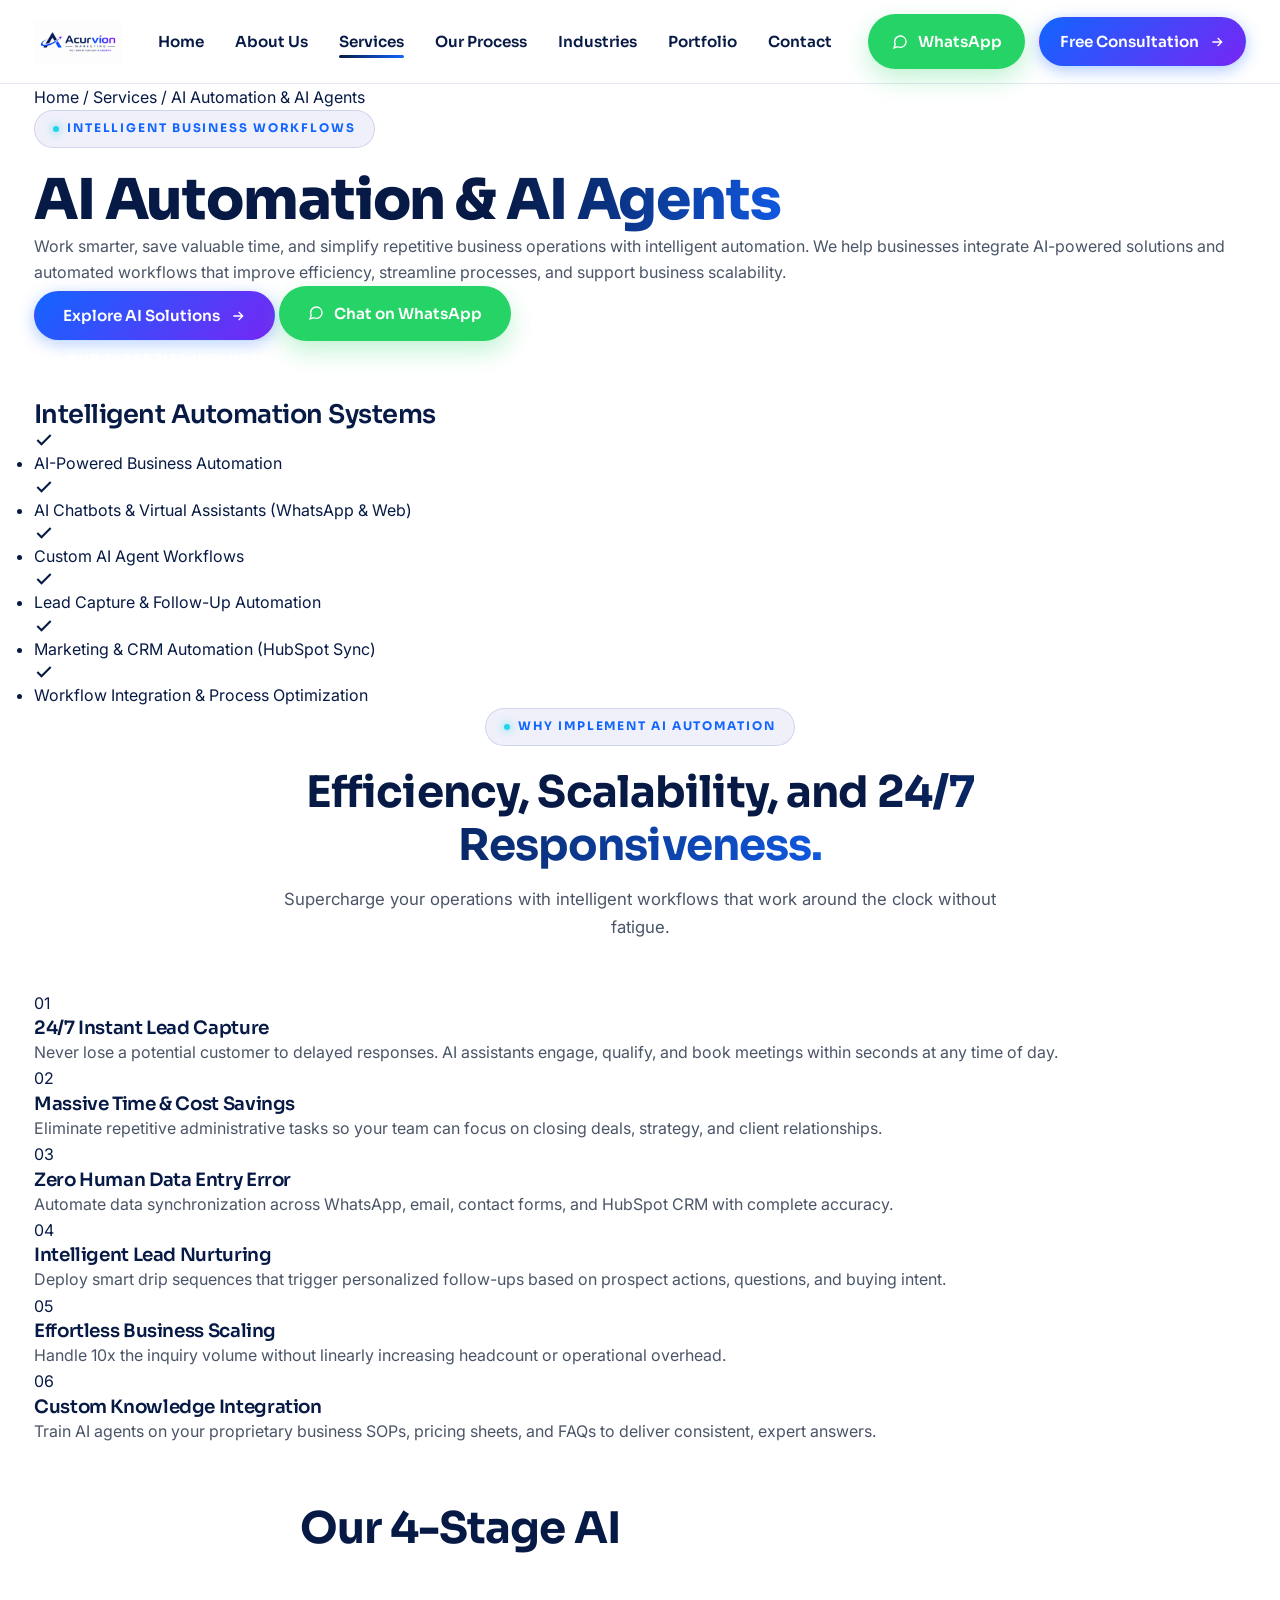
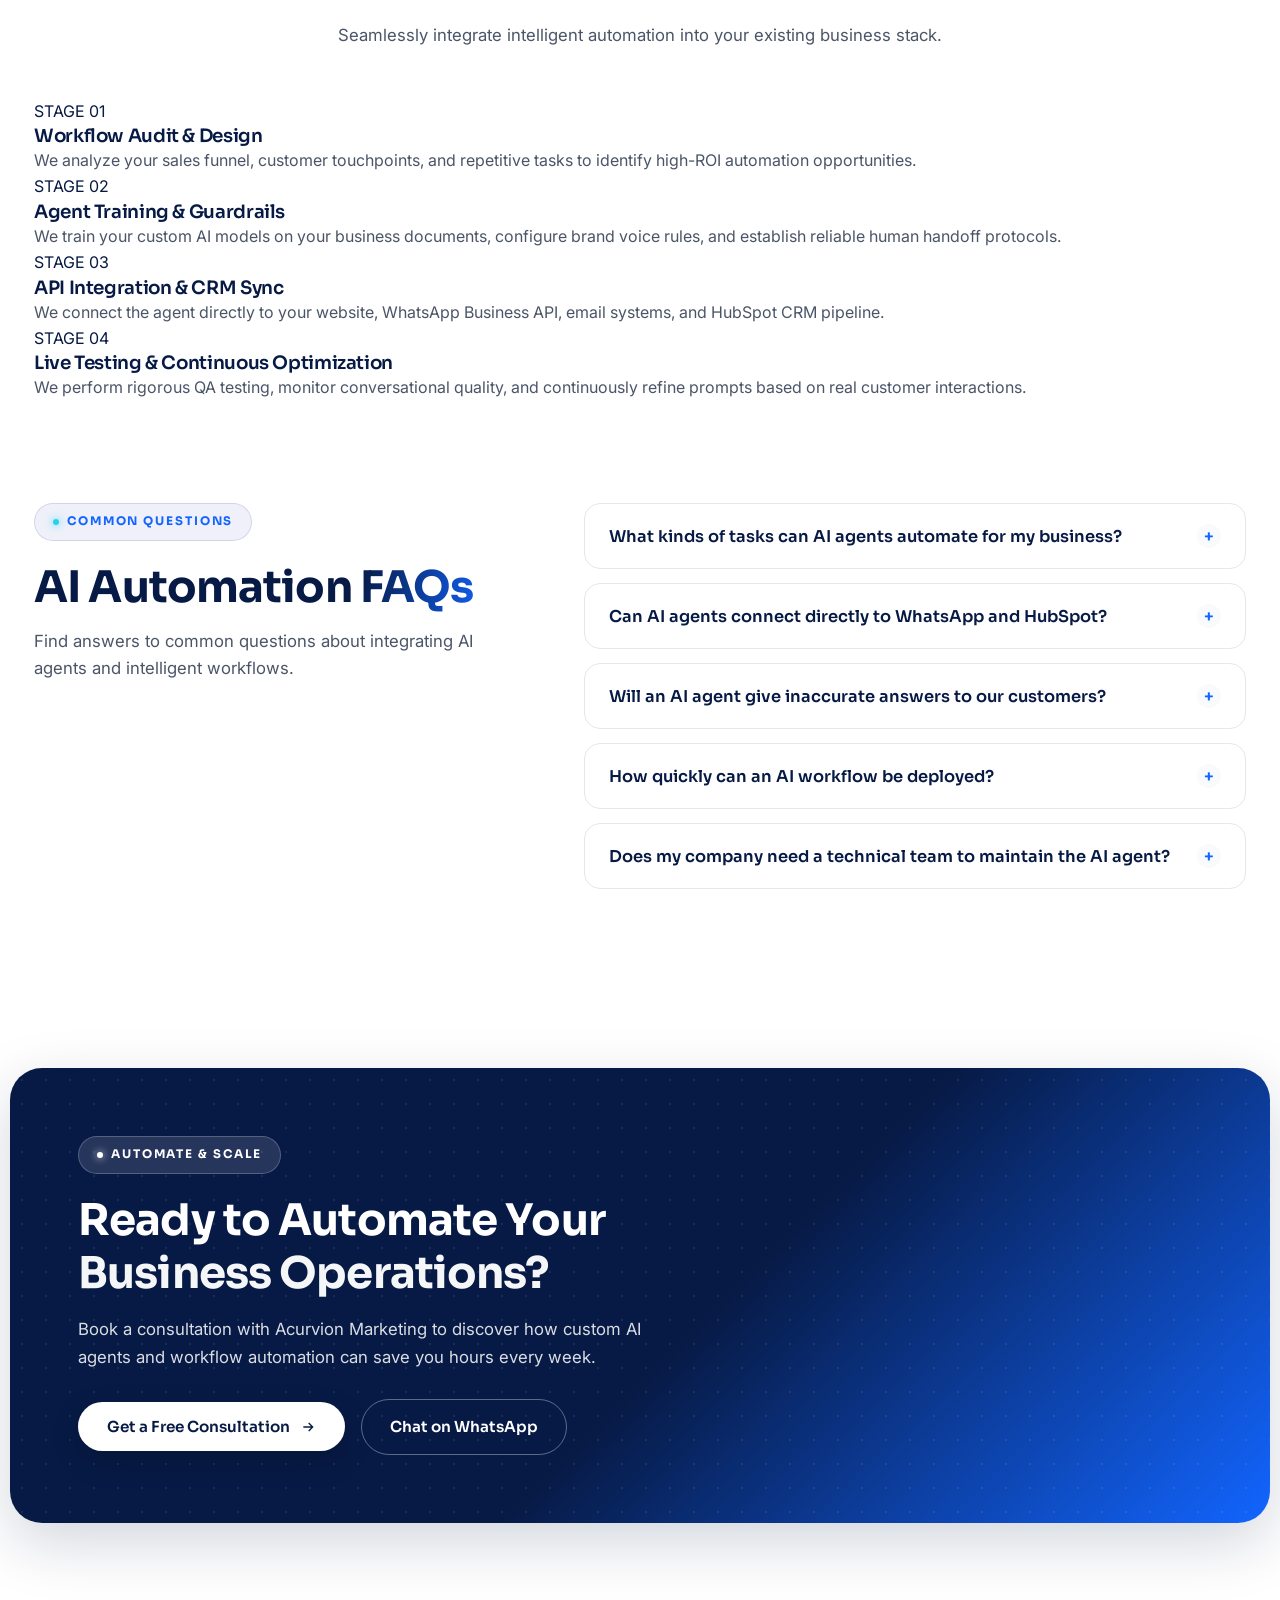
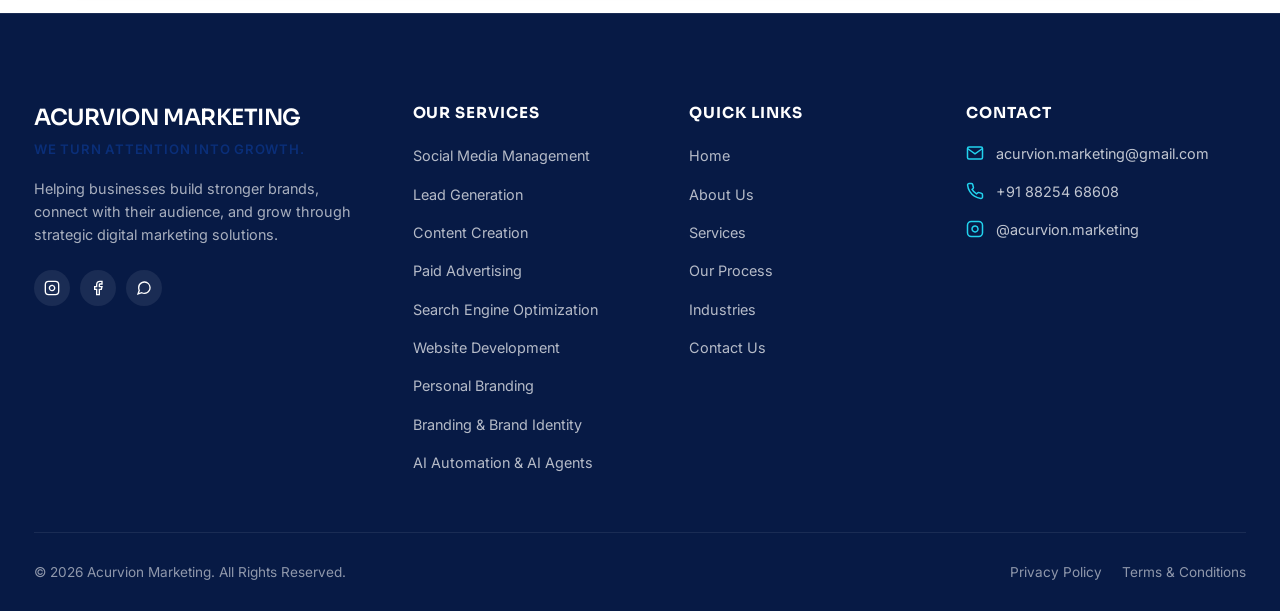
<file: services/ai-automation.html>
<!DOCTYPE html>
<html lang="en">

<head>
  <!-- Google Tag Manager -->
  <script>(function (w, d, s, l, i) {
      w[l] = w[l] || []; w[l].push({
        'gtm.start':
          new Date().getTime(), event: 'gtm.js'
      }); var f = d.getElementsByTagName(s)[0],
        j = d.createElement(s), dl = l != 'dataLayer' ? '&l=' + l : ''; j.async = true; j.src =
        'https://www.googletagmanager.com/gtm.js?id=' + i + dl; f.parentNode.insertBefore(j, f);
    })(window, document, 'script', 'dataLayer', 'GTM-M9968TWX');</script>
  <!-- End Google Tag Manager -->

  <meta charset="UTF-8">
  <meta name="viewport" content="width=device-width, initial-scale=1.0">
  <title>AI Automation & AI Agents Chennai | Intelligent Workflows - Acurvion Marketing</title>

  <!-- Primary SEO Meta Tags -->
  <meta name="description"
    content="Scale your business with intelligent automation from Acurvion Marketing. AI chatbots, custom AI agents, automated lead capture, CRM synchronization, and marketing workflows.">
  <meta name="keywords"
    content="AI Automation Chennai, AI Agents Business, Marketing Automation Chennai, AI Chatbots WhatsApp, CRM Automation, Business Workflow Automation Chennai">
  <meta name="author" content="Acurvion Marketing">
  <meta name="robots" content="index, follow, max-snippet:-1, max-image-preview:large, max-video-preview:-1">
  <link rel="canonical" href="https://acurvionmarketing.vercel.app/services/ai-automation.html">

  <!-- Open Graph / Facebook -->
  <meta property="og:type" content="article">
  <meta property="og:url" content="https://acurvionmarketing.vercel.app/services/ai-automation.html">
  <meta property="og:title" content="AI Automation & AI Agents | Acurvion Marketing">
  <meta property="og:description"
    content="Work smarter, save valuable time, and scale repetitive operations with custom AI agents and intelligent business automation.">
  <meta property="og:image" content="../assets/acurvion-logo.png">

  <!-- Twitter Card -->
  <meta name="twitter:card" content="summary_large_image">
  <meta name="twitter:title" content="AI Automation & AI Agents | Acurvion Marketing">
  <meta name="twitter:description"
    content="Integrate AI-powered solutions, conversational agents, and automated lead follow-ups to accelerate growth.">
  <meta name="twitter:image" content="../assets/acurvion-logo.png">

  <!-- Favicon -->
  <link rel="icon" type="image/png" href="../assets/acurvion-logo.png">
  <link rel="apple-touch-icon" href="../assets/acurvion-logo.png">

  <!-- Google Fonts -->
  <link rel="preconnect" href="https://fonts.googleapis.com">
  <link rel="preconnect" href="https://fonts.gstatic.com" crossorigin>
  <link
    href="https://fonts.googleapis.com/css2?family=Inter:wght@300;400;500;600;700&family=Sora:wght@400;500;600;700;800&display=swap"
    rel="stylesheet">

  <!-- Stylesheet -->
  <link rel="stylesheet" href="../styles.css?v=3.0">

  <!-- Structured Data: Service, BreadcrumbList & FAQPage JSON-LD -->
  <script type="application/ld+json">
  {
    "@context": "https://schema.org",
    "@graph": [
      {
        "@type": "Service",
        "@id": "https://acurvionmarketing.vercel.app/services/ai-automation.html#service",
        "name": "AI Automation & AI Agents Services",
        "serviceType": "Business AI Automation & Intelligent Workflows",
        "provider": {
          "@type": "Organization",
          "name": "Acurvion Marketing",
          "url": "https://acurvionmarketing.vercel.app/",
          "telephone": "+918825468608",
          "email": "acurvion.marketing@gmail.com"
        },
        "areaServed": [
          { "@type": "City", "name": "Chennai" },
          { "@type": "Country", "name": "India" }
        ],
        "description": "Work smarter and streamline operations with custom AI agents, automated lead capture, CRM integration, and intelligent business workflows."
      },
      {
        "@type": "BreadcrumbList",
        "@id": "https://acurvionmarketing.vercel.app/services/ai-automation.html#breadcrumbs",
        "itemListElement": [
          {
            "@type": "ListItem",
            "position": 1,
            "name": "Home",
            "item": "https://acurvionmarketing.vercel.app/"
          },
          {
            "@type": "ListItem",
            "position": 2,
            "name": "Services",
            "item": "https://acurvionmarketing.vercel.app/#services"
          },
          {
            "@type": "ListItem",
            "position": 3,
            "name": "AI Automation",
            "item": "https://acurvionmarketing.vercel.app/services/ai-automation.html"
          }
        ]
      },
      {
        "@type": "FAQPage",
        "@id": "https://acurvionmarketing.vercel.app/services/ai-automation.html#faq",
        "mainEntity": [
          {
            "@type": "Question",
            "name": "What kinds of tasks can AI agents automate for my business?",
            "acceptedAnswer": {
              "@type": "Answer",
              "text": "AI agents can automate customer support inquiries, 24/7 lead qualification, appointment booking, WhatsApp and email follow-ups, CRM updates, customer onboarding, and repetitive data entry workflows."
            }
          },
          {
            "@type": "Question",
            "name": "Can AI agents connect directly to WhatsApp and HubSpot?",
            "acceptedAnswer": {
              "@type": "Answer",
              "text": "Yes. We specialize in building conversational AI agents that interact seamlessly via WhatsApp Business API and automatically sync conversation transcripts, deal stages, and contact info into HubSpot CRM."
            }
          },
          {
            "@type": "Question",
            "name": "Will an AI agent give inaccurate answers to our customers?",
            "acceptedAnswer": {
              "@type": "Answer",
              "text": "No. We implement strict guardrails and train agents specifically on your verified business knowledge base, product catalogs, and operating policies, ensuring accurate, brand-aligned responses with automatic human handoff when required."
            }
          },
          {
            "@type": "Question",
            "name": "How quickly can an AI workflow be deployed?",
            "acceptedAnswer": {
              "@type": "Answer",
              "text": "Standard AI lead-capture chatbots and automated CRM workflows are deployed within 7 to 14 business days. Complex multi-agent systems and custom API integrations typically take 3 to 4 weeks."
            }
          },
          {
            "@type": "Question",
            "name": "Does my company need a technical team to maintain the AI agent?",
            "acceptedAnswer": {
              "@type": "Answer",
              "text": "Not at all. Acurvion Marketing manages the entire setup, prompt engineering, integration, and ongoing monitoring, providing your team with an intuitive dashboard and continuous technical support."
            }
          }
        ]
      }
    ]
  }
  </script>
</head>

<body class="service-page">
  <!-- Google Tag Manager (noscript) -->
  <noscript><iframe src="https://www.googletagmanager.com/ns.html?id=GTM-M9968TWX" height="0" width="0"
      style="display:none;visibility:hidden"></iframe></noscript>
  <!-- End Google Tag Manager (noscript) -->

  <!-- Header -->
  <header class="home-header" id="siteHeader">
    <div class="scroll-progress-bar" id="scrollProgressBar" aria-hidden="true"></div>
    <div class="container home-header-inner">
      <a href="https://acurvionmarketing.vercel.app/" class="home-logo" aria-label="Acurvion Marketing">
        <img src="../assets/acurvion-logo.png" alt="Acurvion Marketing Logo" class="home-logo-img" width="160" height="48">
      </a>

      <nav class="home-nav" id="homeNav" aria-label="Primary Navigation">
        <a href="../index.html#home" class="home-nav-link">Home</a>
        <a href="../index.html#about" class="home-nav-link">About Us</a>
        <a href="../index.html#services" class="home-nav-link active">Services</a>
        <a href="../index.html#process" class="home-nav-link">Our Process</a>
        <a href="../index.html#industries" class="home-nav-link">Industries</a>
        <a href="../index.html#portfolio" class="home-nav-link">Portfolio</a>
        <a href="../index.html#contact" class="home-nav-link" data-consult-trigger>Contact</a>
      </nav>

      <div class="home-header-actions">
        <a href="https://wa.me/918825468608?text=Hello%20Acurvion,%20I%20am%20interested%20in%20AI%20Automation%20services."
          class="home-btn home-btn-whatsapp" target="_blank" rel="noopener">
          <svg viewBox="0 0 24 24" fill="none" stroke="currentColor" stroke-width="2">
            <path
              d="M21 11.5a8.38 8.38 0 01-.9 3.8 8.5 8.5 0 01-7.6 4.7 8.38 8.38 0 01-3.8-.9L3 21l1.9-5.7a8.38 8.38 0 01-.9-3.8 8.5 8.5 0 014.7-7.6 8.38 8.38 0 013.8-.9h.5a8.48 8.48 0 018 8v.5z" />
          </svg>
          <span>WhatsApp</span>
        </a>
        <button type="button" class="home-btn home-btn-primary" data-consult-trigger data-service="AI Automation & AI Agents">
          <span>Free Consultation</span>
          <svg viewBox="0 0 24 24" fill="none" stroke="currentColor" stroke-width="2">
            <path d="M5 12h14M13 6l6 6-6 6" />
          </svg>
        </button>
      </div>
    </div>
  </header>

  <main>
    <!-- Breadcrumb -->
    <div class="svc-breadcrumb-wrapper">
      <div class="container">
        <nav class="svc-breadcrumb" aria-label="Breadcrumb">
          <a href="../index.html">Home</a>
          <span class="svc-breadcrumb-sep">/</span>
          <a href="../index.html#services">Services</a>
          <span class="svc-breadcrumb-sep">/</span>
          <span class="svc-breadcrumb-curr" aria-current="page">AI Automation &amp; AI Agents</span>
        </nav>
      </div>
    </div>

    <!-- Service Hero -->
    <section class="svc-hero">
      <div class="container svc-hero-grid">
        <div class="svc-hero-content">
          <span class="home-eyebrow">INTELLIGENT BUSINESS WORKFLOWS</span>
          <h1>AI Automation &amp; <span class="home-text-accent">AI Agents</span></h1>
          <p class="svc-hero-lead">
            Work smarter, save valuable time, and simplify repetitive business operations with intelligent automation. We help businesses integrate AI-powered solutions and automated workflows that improve efficiency, streamline processes, and support business scalability.
          </p>
          <div class="svc-hero-actions">
            <button type="button" class="home-btn home-btn-primary" data-consult-trigger data-service="AI Automation & AI Agents">
              <span>Explore AI Solutions</span>
              <svg viewBox="0 0 24 24" fill="none" stroke="currentColor" stroke-width="2">
                <path d="M5 12h14M13 6l6 6-6 6" />
              </svg>
            </button>
            <a href="https://wa.me/918825468608?text=Hello%20Acurvion,%20I%20want%20to%20automate%20my%20business%20with%20AI."
              class="home-btn home-btn-whatsapp" target="_blank" rel="noopener">
              <svg viewBox="0 0 24 24" fill="none" stroke="currentColor" stroke-width="2">
                <path
                  d="M21 11.5a8.38 8.38 0 01-.9 3.8 8.5 8.5 0 01-7.6 4.7 8.38 8.38 0 01-3.8-.9L3 21l1.9-5.7a8.38 8.38 0 01-.9-3.8 8.5 8.5 0 014.7-7.6 8.38 8.38 0 013.8-.9h.5a8.48 8.48 0 018 8v.5z" />
              </svg>
              <span>Chat on WhatsApp</span>
            </a>
          </div>
        </div>

        <div class="svc-hero-card">
          <div class="svc-card-header">
            <span class="home-eyebrow home-eyebrow-light">OUR EXPERTISE INCLUDES</span>
            <h3>Intelligent Automation Systems</h3>
          </div>
          <ul class="svc-capabilities-list">
            <li>
              <svg viewBox="0 0 24 24" fill="none" stroke="currentColor" stroke-width="2.5"><polyline points="20 6 9 17 4 12"/></svg>
              <span>AI-Powered Business Automation</span>
            </li>
            <li>
              <svg viewBox="0 0 24 24" fill="none" stroke="currentColor" stroke-width="2.5"><polyline points="20 6 9 17 4 12"/></svg>
              <span>AI Chatbots &amp; Virtual Assistants (WhatsApp &amp; Web)</span>
            </li>
            <li>
              <svg viewBox="0 0 24 24" fill="none" stroke="currentColor" stroke-width="2.5"><polyline points="20 6 9 17 4 12"/></svg>
              <span>Custom AI Agent Workflows</span>
            </li>
            <li>
              <svg viewBox="0 0 24 24" fill="none" stroke="currentColor" stroke-width="2.5"><polyline points="20 6 9 17 4 12"/></svg>
              <span>Lead Capture &amp; Follow-Up Automation</span>
            </li>
            <li>
              <svg viewBox="0 0 24 24" fill="none" stroke="currentColor" stroke-width="2.5"><polyline points="20 6 9 17 4 12"/></svg>
              <span>Marketing &amp; CRM Automation (HubSpot Sync)</span>
            </li>
            <li>
              <svg viewBox="0 0 24 24" fill="none" stroke="currentColor" stroke-width="2.5"><polyline points="20 6 9 17 4 12"/></svg>
              <span>Workflow Integration &amp; Process Optimization</span>
            </li>
          </ul>
        </div>
      </div>
    </section>

    <!-- Business Benefits -->
    <section class="svc-benefits-section">
      <div class="container">
        <div class="home-section-head">
          <span class="home-eyebrow">WHY IMPLEMENT AI AUTOMATION</span>
          <h2>Efficiency, Scalability, and <span class="home-text-accent">24/7 Responsiveness.</span></h2>
          <p>Supercharge your operations with intelligent workflows that work around the clock without fatigue.</p>
        </div>

        <div class="svc-benefits-grid">
          <div class="svc-benefit-card">
            <div class="svc-benefit-num">01</div>
            <h4>24/7 Instant Lead Capture</h4>
            <p>Never lose a potential customer to delayed responses. AI assistants engage, qualify, and book meetings within seconds at any time of day.</p>
          </div>
          <div class="svc-benefit-card">
            <div class="svc-benefit-num">02</div>
            <h4>Massive Time &amp; Cost Savings</h4>
            <p>Eliminate repetitive administrative tasks so your team can focus on closing deals, strategy, and client relationships.</p>
          </div>
          <div class="svc-benefit-card">
            <div class="svc-benefit-num">03</div>
            <h4>Zero Human Data Entry Error</h4>
            <p>Automate data synchronization across WhatsApp, email, contact forms, and HubSpot CRM with complete accuracy.</p>
          </div>
          <div class="svc-benefit-card">
            <div class="svc-benefit-num">04</div>
            <h4>Intelligent Lead Nurturing</h4>
            <p>Deploy smart drip sequences that trigger personalized follow-ups based on prospect actions, questions, and buying intent.</p>
          </div>
          <div class="svc-benefit-card">
            <div class="svc-benefit-num">05</div>
            <h4>Effortless Business Scaling</h4>
            <p>Handle 10x the inquiry volume without linearly increasing headcount or operational overhead.</p>
          </div>
          <div class="svc-benefit-card">
            <div class="svc-benefit-num">06</div>
            <h4>Custom Knowledge Integration</h4>
            <p>Train AI agents on your proprietary business SOPs, pricing sheets, and FAQs to deliver consistent, expert answers.</p>
          </div>
        </div>
      </div>
    </section>

    <!-- 4-Step Process -->
    <section class="svc-process-section">
      <div class="container">
        <div class="home-section-head">
          <span class="home-eyebrow home-eyebrow-light">OUR DEPLOYMENT METHODOLOGY</span>
          <h2>Our 4-Stage AI <span class="home-text-accent-light">Implementation Framework</span></h2>
          <p>Seamlessly integrate intelligent automation into your existing business stack.</p>
        </div>

        <div class="svc-process-grid">
          <div class="svc-process-card">
            <span class="svc-process-step">STAGE 01</span>
            <h4>Workflow Audit &amp; Design</h4>
            <p>We analyze your sales funnel, customer touchpoints, and repetitive tasks to identify high-ROI automation opportunities.</p>
          </div>
          <div class="svc-process-card">
            <span class="svc-process-step">STAGE 02</span>
            <h4>Agent Training &amp; Guardrails</h4>
            <p>We train your custom AI models on your business documents, configure brand voice rules, and establish reliable human handoff protocols.</p>
          </div>
          <div class="svc-process-card">
            <span class="svc-process-step">STAGE 03</span>
            <h4>API Integration &amp; CRM Sync</h4>
            <p>We connect the agent directly to your website, WhatsApp Business API, email systems, and HubSpot CRM pipeline.</p>
          </div>
          <div class="svc-process-card">
            <span class="svc-process-step">STAGE 04</span>
            <h4>Live Testing &amp; Continuous Optimization</h4>
            <p>We perform rigorous QA testing, monitor conversational quality, and continuously refine prompts based on real customer interactions.</p>
          </div>
        </div>
      </div>
    </section>

    <!-- FAQs -->
    <section class="home-faq-section" id="faq">
      <div class="container home-faq-wrap">
        <div class="home-faq-left">
          <span class="home-eyebrow">COMMON QUESTIONS</span>
          <h2>AI Automation <span class="home-text-accent">FAQs</span></h2>
          <p>Find answers to common questions about integrating AI agents and intelligent workflows.</p>
        </div>

        <div class="home-faq-list">
          <div class="home-faq-item">
            <button type="button" class="home-faq-question" aria-expanded="false">
              <span>What kinds of tasks can AI agents automate for my business?</span>
              <span class="home-faq-icon">+</span>
            </button>
            <div class="home-faq-answer">
              <p>AI agents can automate customer support inquiries, 24/7 lead qualification, appointment booking, WhatsApp and email follow-ups, CRM updates, customer onboarding, and repetitive data entry workflows.</p>
            </div>
          </div>
          <div class="home-faq-item">
            <button type="button" class="home-faq-question" aria-expanded="false">
              <span>Can AI agents connect directly to WhatsApp and HubSpot?</span>
              <span class="home-faq-icon">+</span>
            </button>
            <div class="home-faq-answer">
              <p>Yes. We specialize in building conversational AI agents that interact seamlessly via WhatsApp Business API and automatically sync conversation transcripts, deal stages, and contact info into HubSpot CRM.</p>
            </div>
          </div>
          <div class="home-faq-item">
            <button type="button" class="home-faq-question" aria-expanded="false">
              <span>Will an AI agent give inaccurate answers to our customers?</span>
              <span class="home-faq-icon">+</span>
            </button>
            <div class="home-faq-answer">
              <p>No. We implement strict guardrails and train agents specifically on your verified business knowledge base, product catalogs, and operating policies, ensuring accurate, brand-aligned responses with automatic human handoff when required.</p>
            </div>
          </div>
          <div class="home-faq-item">
            <button type="button" class="home-faq-question" aria-expanded="false">
              <span>How quickly can an AI workflow be deployed?</span>
              <span class="home-faq-icon">+</span>
            </button>
            <div class="home-faq-answer">
              <p>Standard AI lead-capture chatbots and automated CRM workflows are deployed within 7 to 14 business days. Complex multi-agent systems and custom API integrations typically take 3 to 4 weeks.</p>
            </div>
          </div>
          <div class="home-faq-item">
            <button type="button" class="home-faq-question" aria-expanded="false">
              <span>Does my company need a technical team to maintain the AI agent?</span>
              <span class="home-faq-icon">+</span>
            </button>
            <div class="home-faq-answer">
              <p>Not at all. Acurvion Marketing manages the entire setup, prompt engineering, integration, and ongoing monitoring, providing your team with an intuitive dashboard and continuous technical support.</p>
            </div>
          </div>
        </div>
      </div>
    </section>

    <!-- Closing CTA -->
    <section class="home-cta-section">
      <div class="container home-cta-grid">
        <div class="home-cta-content">
          <span class="home-eyebrow home-eyebrow-light">AUTOMATE &amp; SCALE</span>
          <h2>Ready to Automate Your <span class="home-text-accent-light">Business Operations?</span></h2>
          <p>Book a consultation with Acurvion Marketing to discover how custom AI agents and workflow automation can save you hours every week.</p>
          <div class="home-cta-actions">
            <button type="button" class="home-btn home-btn-white" data-consult-trigger data-service="AI Automation & AI Agents">
              <span>Get a Free Consultation</span>
              <svg viewBox="0 0 24 24" fill="none" stroke="currentColor" stroke-width="2">
                <path d="M5 12h14M13 6l6 6-6 6" />
              </svg>
            </button>
            <a href="https://wa.me/918825468608?text=Hello%20Acurvion,%20I%20would%20like%20to%20discuss%20AI%20Automation."
              class="home-btn home-btn-outline-light" target="_blank" rel="noopener">
              <span>Chat on WhatsApp</span>
            </a>
          </div>
        </div>
      </div>
    </section>
  </main>

  <!-- Footer -->
  <footer class="home-footer">
    <div class="container">
      <div class="home-footer-grid">
        <div class="home-footer-brand">
          <h4>ACURVION MARKETING</h4>
          <div class="home-footer-tagline">We Turn Attention Into Growth.</div>
          <p class="home-footer-desc">Helping businesses build stronger brands, connect with their audience, and grow through strategic digital marketing solutions.</p>
          <div class="home-footer-socials">
            <a href="https://www.instagram.com/acurvion.marketing" class="home-social-link" target="_blank" rel="noopener" aria-label="Instagram">
              <svg viewBox="0 0 24 24" fill="none" stroke="currentColor" stroke-width="2"><rect x="2" y="2" width="20" height="20" rx="5" ry="5" /><path d="M16 11.37A4 4 0 1112.63 8 4 4 0 0116 11.37z" /></svg>
            </a>
            <a href="https://www.facebook.com/profile.php?id=61586639406877" class="home-social-link" target="_blank" rel="noopener" aria-label="Facebook">
              <svg viewBox="0 0 24 24" fill="none" stroke="currentColor" stroke-width="2"><path d="M18 2h-3a5 5 0 00-5 5v3H7v4h3v8h4v-8h3l1-4h-4V7a1 1 0 011-1h3z" /></svg>
            </a>
            <a href="https://wa.me/918825468608" class="home-social-link" target="_blank" rel="noopener" aria-label="WhatsApp">
              <svg viewBox="0 0 24 24" fill="none" stroke="currentColor" stroke-width="2"><path d="M21 11.5a8.38 8.38 0 01-.9 3.8 8.5 8.5 0 01-7.6 4.7 8.38 8.38 0 01-3.8-.9L3 21l1.9-5.7a8.38 8.38 0 01-.9-3.8 8.5 8.5 0 014.7-7.6 8.38 8.38 0 013.8-.9h.5a8.48 8.48 0 018 8v.5z" /></svg>
            </a>
          </div>
        </div>

        <div class="home-footer-col">
          <h5>Our Services</h5>
          <ul class="home-footer-links">
            <li><a href="social-media-marketing.html">Social Media Management</a></li>
            <li><a href="lead-generation.html">Lead Generation</a></li>
            <li><a href="content-creation.html">Content Creation</a></li>
            <li><a href="ppc-advertising.html">Paid Advertising</a></li>
            <li><a href="seo-services.html">Search Engine Optimization</a></li>
            <li><a href="website-development.html">Website Development</a></li>
            <li><a href="personal-branding.html">Personal Branding</a></li>
            <li><a href="branding-services.html">Branding &amp; Brand Identity</a></li>
            <li><a href="ai-automation.html">AI Automation &amp; AI Agents</a></li>
          </ul>
        </div>

        <div class="home-footer-col">
          <h5>Quick Links</h5>
          <ul class="home-footer-links">
            <li><a href="../index.html#home">Home</a></li>
            <li><a href="../index.html#about">About Us</a></li>
            <li><a href="../index.html#services">Services</a></li>
            <li><a href="../index.html#process">Our Process</a></li>
            <li><a href="../index.html#industries">Industries</a></li>
            <li><a href="../index.html#contact" data-consult-trigger>Contact Us</a></li>
          </ul>
        </div>

        <div class="home-footer-col">
          <h5>Contact</h5>
          <div class="home-footer-contact-item">
            <svg viewBox="0 0 24 24" fill="none" stroke="currentColor" stroke-width="2"><path d="M4 4h16c1.1 0 2 .9 2 2v12c0 1.1-.9 2-2 2H4c-1.1 0-2-.9-2-2V6c0-1.1.9-2 2-2z" /><polyline points="22,6 12,13 2,6" /></svg>
            <a href="mailto:acurvion.marketing@gmail.com">acurvion.marketing@gmail.com</a>
          </div>
          <div class="home-footer-contact-item">
            <svg viewBox="0 0 24 24" fill="none" stroke="currentColor" stroke-width="2"><path d="M22 16.92v3a2 2 0 01-2.18 2 19.79 19.79 0 01-8.63-3.07 19.5 19.5 0 01-6-6 19.79 19.79 0 01-3.07-8.67A2 2 0 014.11 2h3a2 2 0 012 1.72 12.84 12.84 0 00.7 2.81 2 2 0 01-.45 2.11L8.09 9.91a16 16 0 006 6l1.27-1.27a2 2 0 012.11-.45 12.84 12.84 0 002.81.7A2 2 0 0122 16.92z" /></svg>
            <a href="tel:+918825468608">+91 88254 68608</a>
          </div>
          <div class="home-footer-contact-item">
            <svg viewBox="0 0 24 24" fill="none" stroke="currentColor" stroke-width="2"><rect x="2" y="2" width="20" height="20" rx="5" ry="5" /><path d="M16 11.37A4 4 0 1112.63 8 4 4 0 0116 11.37z" /></svg>
            <a href="https://www.instagram.com/acurvion.marketing" target="_blank" rel="noopener">@acurvion.marketing</a>
          </div>
        </div>
      </div>

      <div class="home-footer-bottom">
        <div>&copy; 2026 Acurvion Marketing. All Rights Reserved.</div>
        <div class="home-footer-bottom-links">
          <a href="../index.html#about">Privacy Policy</a>
          <a href="../index.html#about">Terms &amp; Conditions</a>
        </div>
      </div>
    </div>
  </footer>

  <!-- Lead Modal -->
  <div class="modal-overlay" id="consultModal" role="dialog" aria-modal="true" aria-labelledby="modalTitle">
    <div class="modal-dialog">
      <button class="modal-close-btn" id="closeConsultModal" aria-label="Close modal">&times;</button>
      <div id="modalFormContainer">
        <div class="modal-header">
          <span class="home-eyebrow" id="modalEyebrow">FREE CONSULTATION</span>
          <h3 id="modalTitle">Book Your Strategy Consultation</h3>
          <p id="modalLead">Speak directly with our automation architect about your workflows.</p>
        </div>
        <form id="consultForm" class="modal-form" novalidate>
          <div class="form-row">
            <div class="form-group">
              <label for="consultName">Full Name *</label>
              <input type="text" id="consultName" class="form-control" placeholder="e.g. Ramesh Kumar" required>
              <span class="form-error-msg" id="nameError">Please enter your full name</span>
            </div>
            <div class="form-group">
              <label for="consultCompany">Business / Company Name</label>
              <input type="text" id="consultCompany" class="form-control" placeholder="e.g. Apex Enterprises">
            </div>
          </div>
          <div class="form-row">
            <div class="form-group">
              <label for="consultEmail">Business Email Address *</label>
              <input type="email" id="consultEmail" class="form-control" placeholder="e.g. ramesh@apex.com" required>
              <span class="form-error-msg" id="emailError">Please enter a valid business email</span>
            </div>
            <div class="form-group">
              <label for="consultPhone">Phone / WhatsApp Number *</label>
              <input type="tel" id="consultPhone" class="form-control" placeholder="e.g. +91 88254 68608" required>
              <span class="form-error-msg" id="phoneError">Please enter a valid phone number (min 7 digits)</span>
            </div>
          </div>
          <div class="form-row">
            <div class="form-group">
              <label for="consultWebsite">Website URL (optional)</label>
              <input type="url" id="consultWebsite" class="form-control" placeholder="e.g. https://apex.com">
            </div>
            <div class="form-group">
              <label for="modalService">Required Service *</label>
              <select id="modalService" class="form-control" required>
                <option value="AI Automation & AI Agents" selected>AI Automation &amp; AI Agents</option>
                <option value="Social Media Management">Social Media Management</option>
                <option value="Lead Generation">Lead Generation</option>
                <option value="Creative Content Creation">Creative Content Creation</option>
                <option value="Paid Advertising (PPC)">Paid Advertising (PPC)</option>
                <option value="Search Engine Optimization (SEO)">Search Engine Optimization (SEO)</option>
                <option value="Website Development">Website Development</option>
                <option value="Personal Branding">Personal Branding</option>
                <option value="Branding & Brand Identity">Branding &amp; Brand Identity</option>
              </select>
            </div>
          </div>
          <div class="form-group">
            <label for="consultBudget">Monthly Marketing Budget *</label>
            <select id="consultBudget" class="form-control" required>
              <option value="₹25,000 - ₹50,000 / month">₹25,000 – ₹50,000 / month</option>
              <option value="₹50,000 - ₹1,00,000 / month" selected>₹50,000 – ₹1,00,000 / month</option>
              <option value="₹1,00,000+ / month">₹1,00,000+ / month</option>
            </select>
          </div>
          <div class="form-group">
            <label for="consultNotes">Tell Us About Your Workflows</label>
            <textarea id="consultNotes" class="form-control" placeholder="Which business processes or lead channels do you want to automate?"></textarea>
          </div>
          <div class="form-group form-group-checkbox">
            <input type="checkbox" id="consultConsent" required checked>
            <label for="consultConsent" class="form-checkbox-label">
              I consent to Acurvion Marketing contacting me regarding this inquiry.
            </label>
            <span class="form-error-msg" id="consentError">You must accept the privacy policy to submit</span>
          </div>
          <button type="submit" id="consultSubmitBtn" class="home-btn home-btn-primary" style="width: 100%; margin-top: 8px;">
            <span>Submit Strategy Request</span>
            <svg viewBox="0 0 24 24" fill="none" stroke="currentColor" stroke-width="2">
              <path d="M5 12h14M13 6l6 6-6 6" />
            </svg>
          </button>
        </form>
      </div>
      <div id="modalSuccessContainer" style="display: none;"></div>
    </div>
  </div>

  <script src="../app.js"></script>
</body>
</html>
</file>
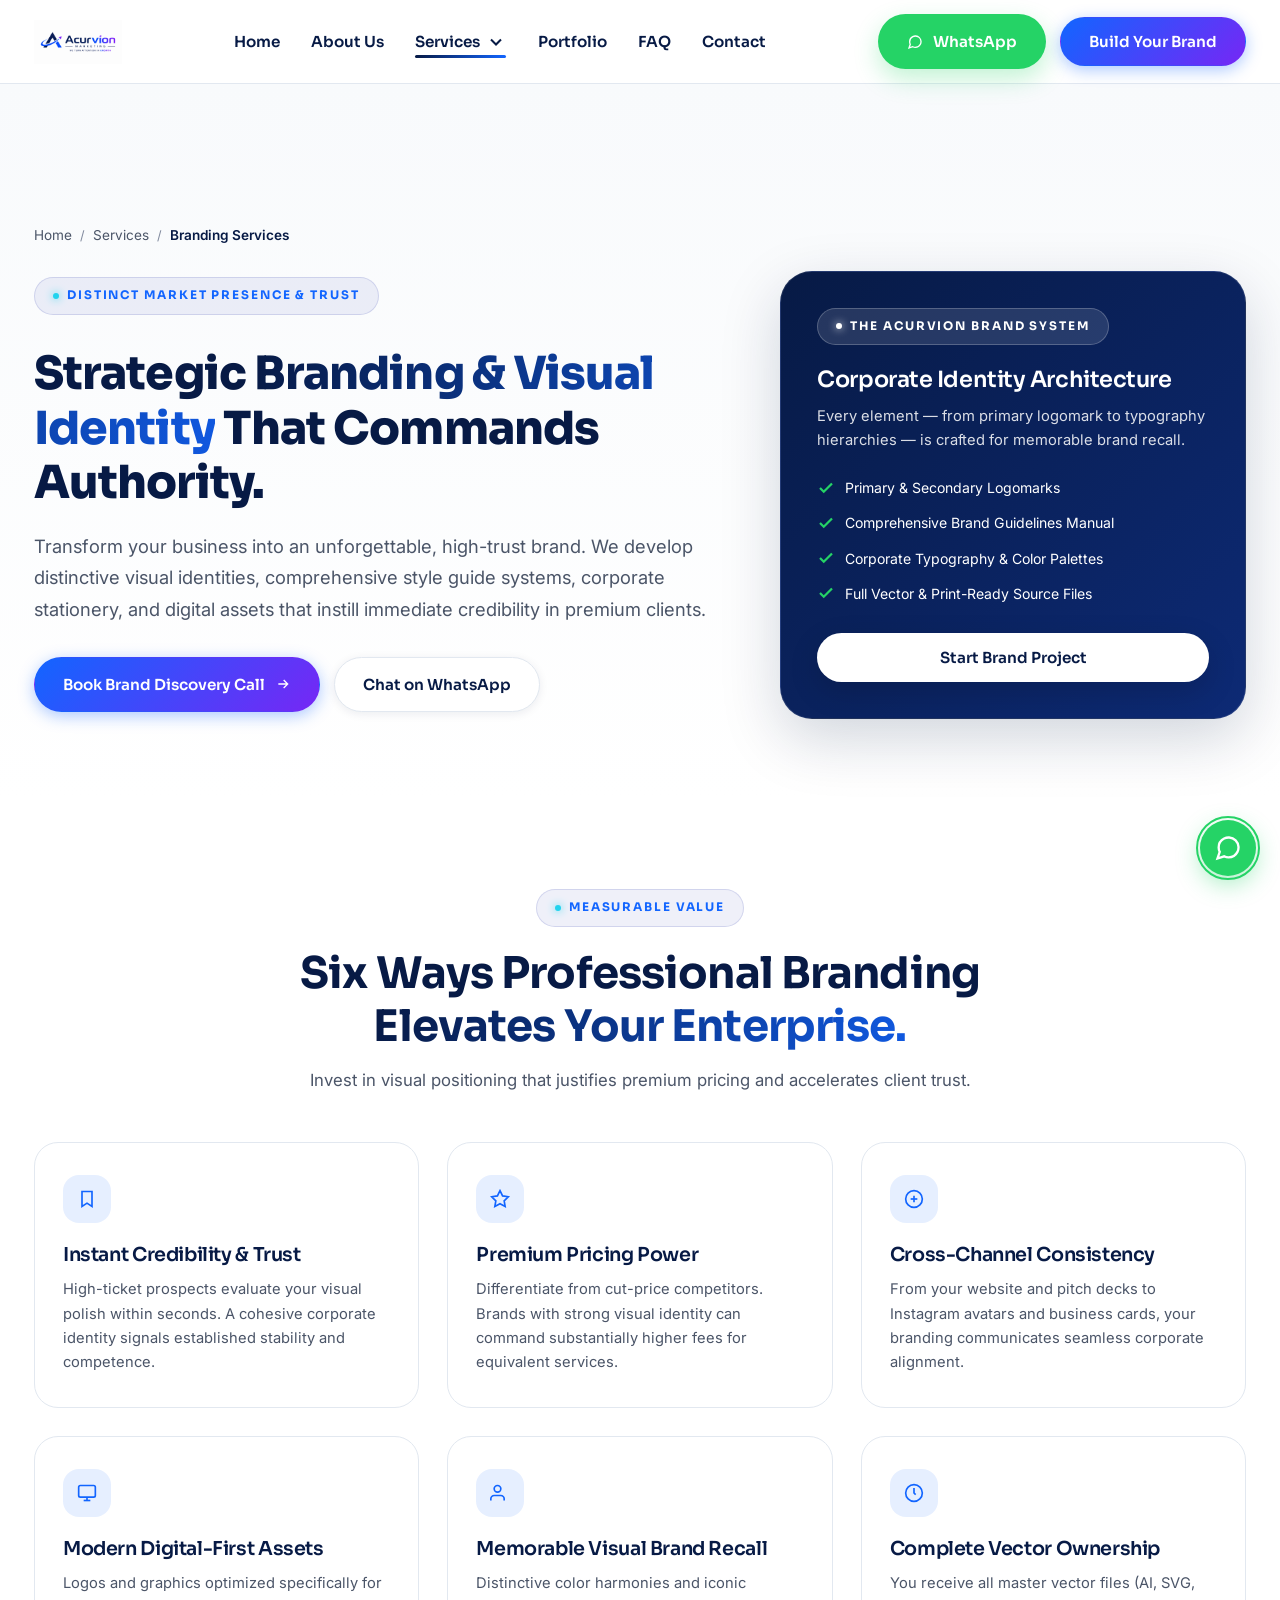
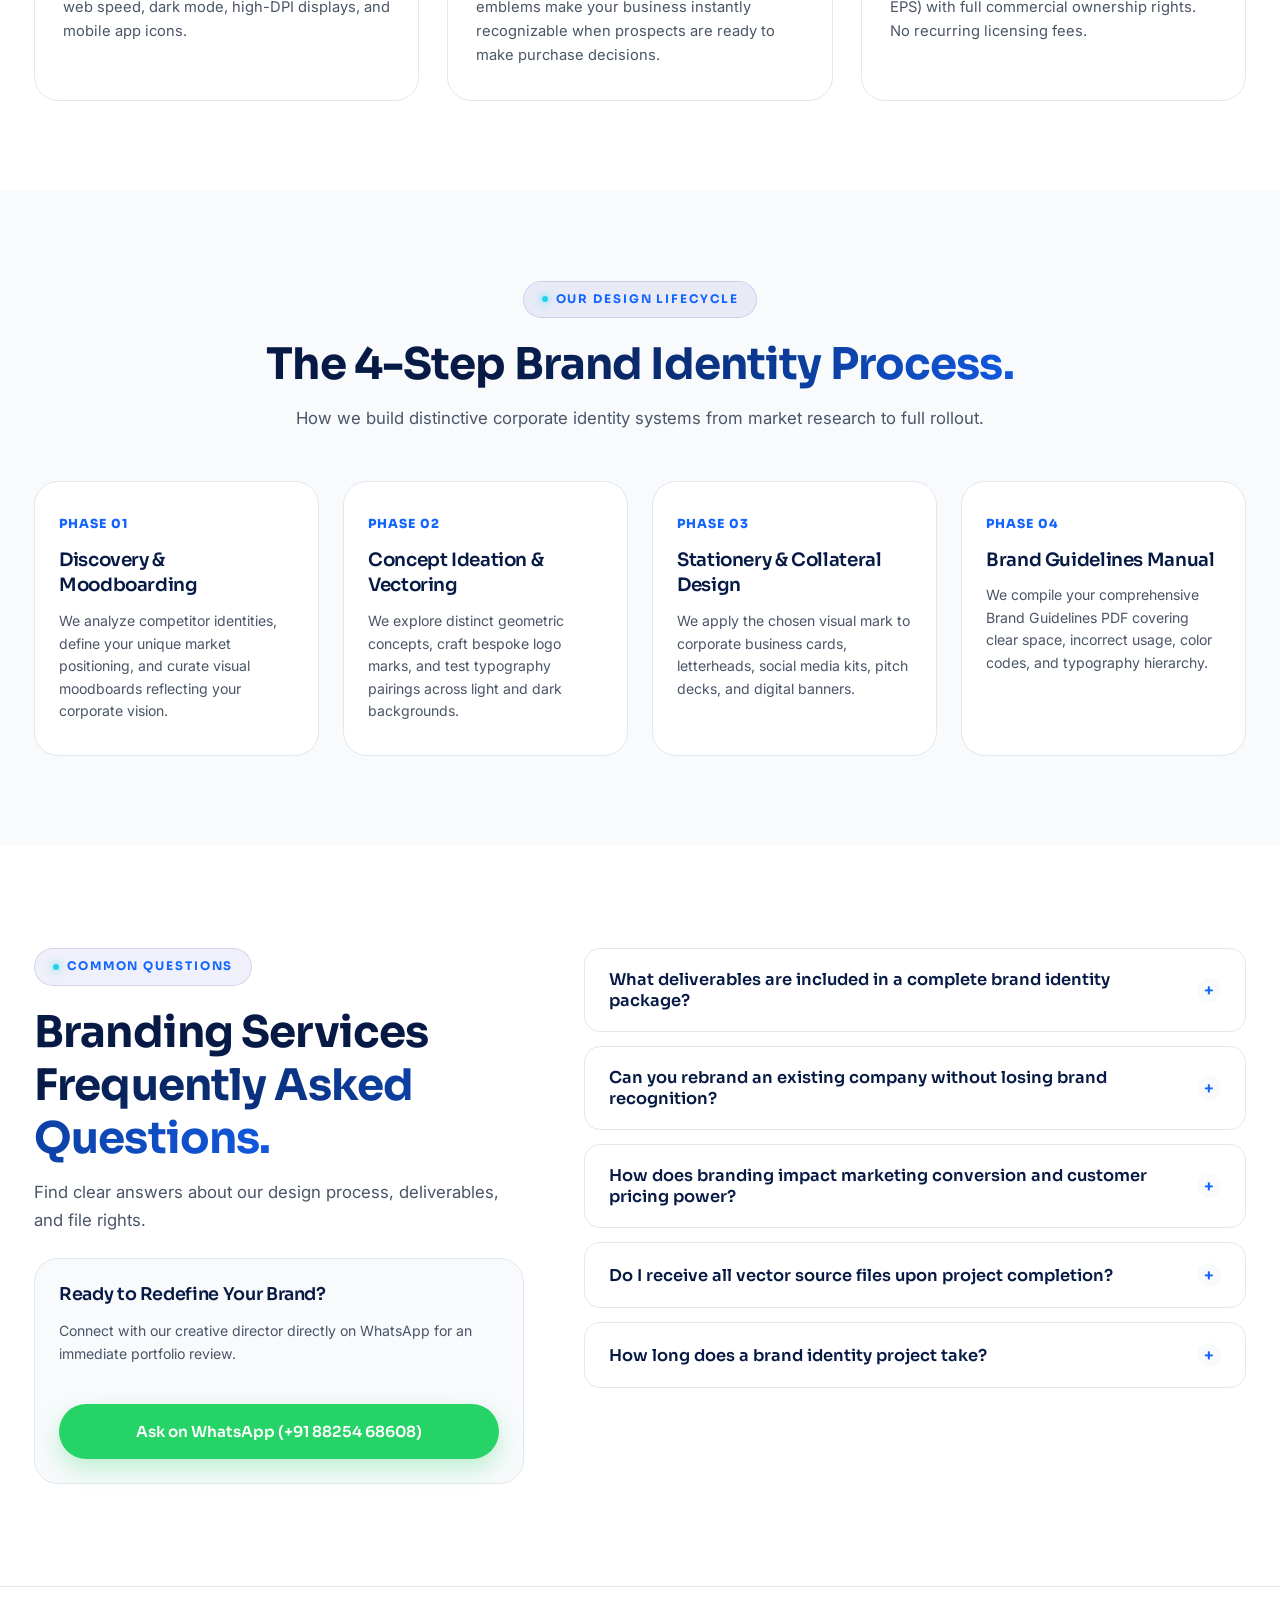
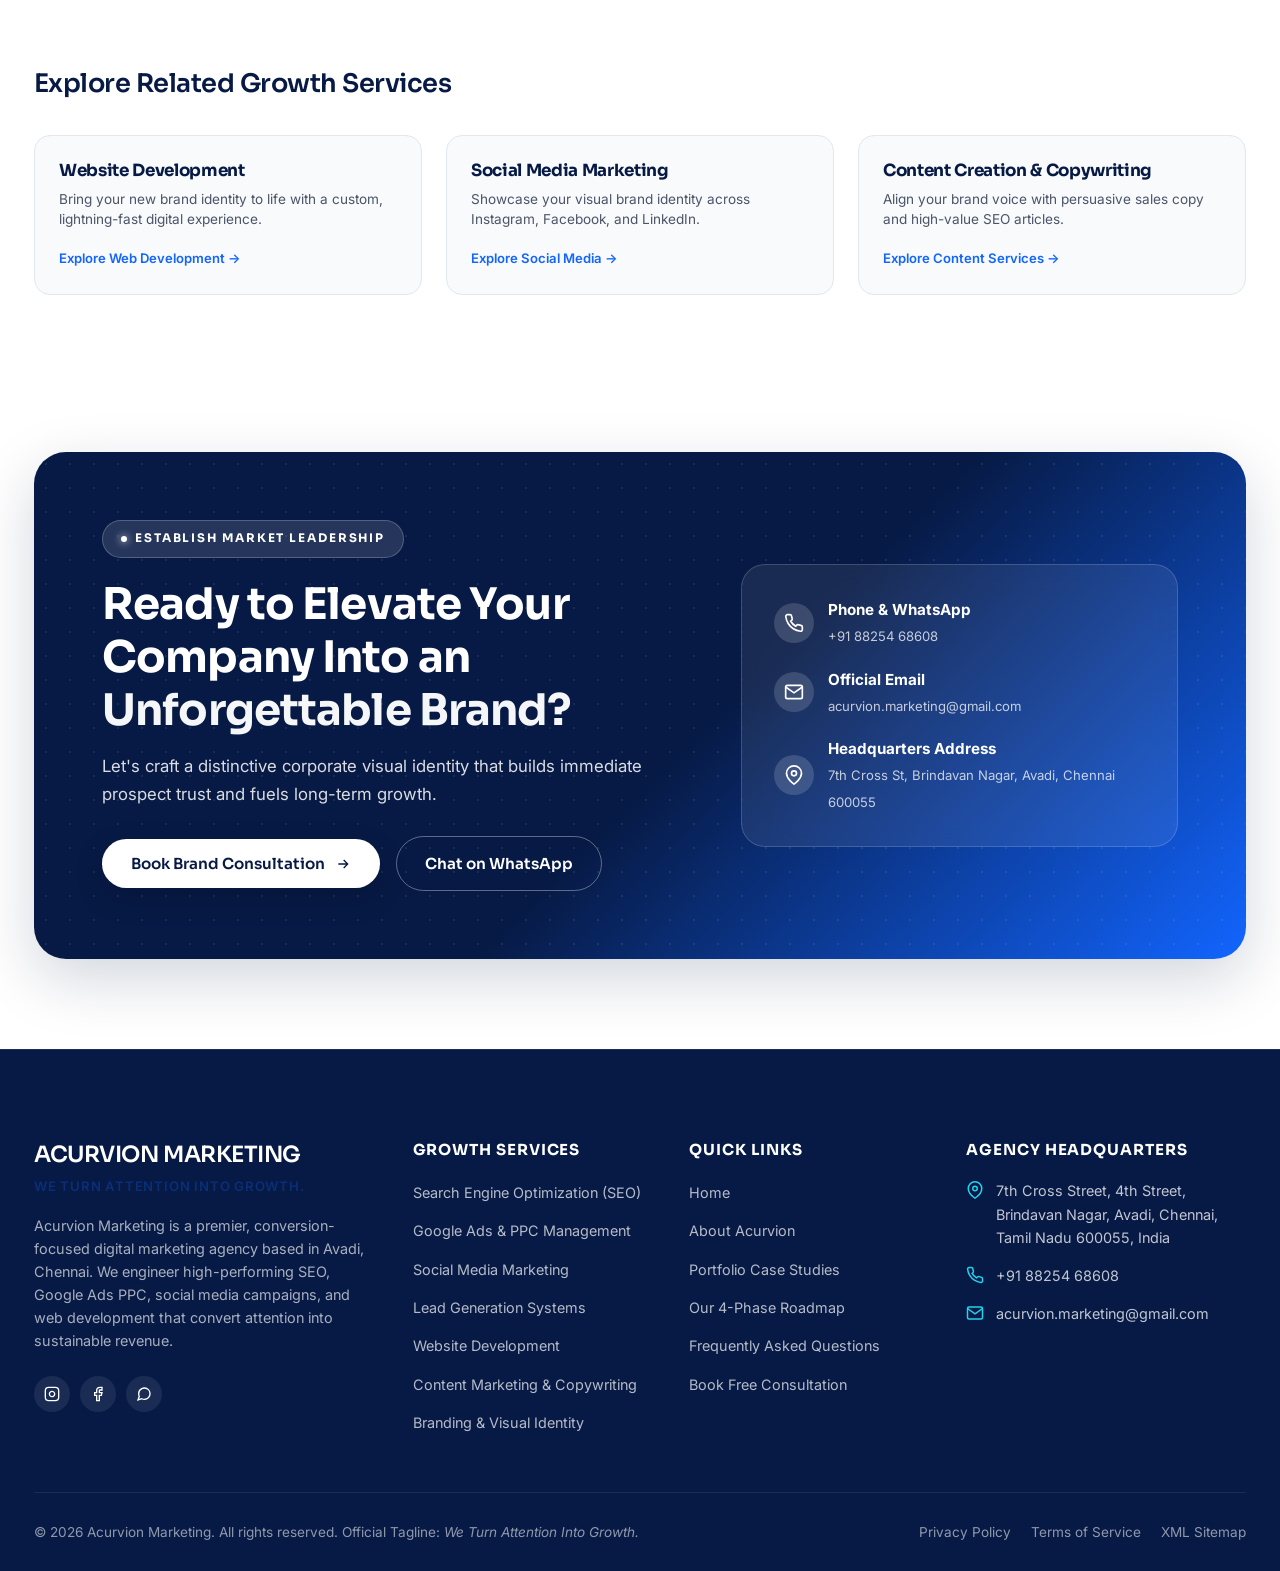
<file: services/branding-services.html>
<!DOCTYPE html>
<html lang="en">

<head>
  <!-- Google Tag Manager -->
  <script>(function (w, d, s, l, i) {
      w[l] = w[l] || []; w[l].push({
        'gtm.start':
          new Date().getTime(), event: 'gtm.js'
      }); var f = d.getElementsByTagName(s)[0],
        j = d.createElement(s), dl = l != 'dataLayer' ? '&l=' + l : ''; j.async = true; j.src =
        'https://www.googletagmanager.com/gtm.js?id=' + i + dl; f.parentNode.insertBefore(j, f);
    })(window, document, 'script', 'dataLayer', 'GTM-M9968TWX');</script>
  <!-- End Google Tag Manager -->

  <meta charset="UTF-8">
  <meta name="viewport" content="width=device-width, initial-scale=1.0">
  <title>Branding & Visual Identity Agency Chennai | Brand Strategy - Acurvion Marketing</title>

  <!-- Primary SEO Meta Tags -->
  <meta name="description"
    content="Build enduring market authority with Acurvion Marketing's branding services in Chennai. Logo design, corporate style guides, visual identity systems, and brand positioning.">
  <meta name="keywords"
    content="Branding Services Chennai, Brand Design Agency Chennai, Corporate Identity Avadi, Logo Design Company Chennai, Visual Identity System, Brand Strategy Chennai">
  <meta name="author" content="Acurvion Marketing">
  <meta name="robots" content="index, follow, max-snippet:-1, max-image-preview:large, max-video-preview:-1">
  <link rel="canonical" href="https://acurvionmarketing.vercel.app/services/branding-services.html">

  <!-- Open Graph / Facebook -->
  <meta property="og:type" content="article">
  <meta property="og:url" content="https://acurvionmarketing.vercel.app/services/branding-services.html">
  <meta property="og:title" content="Branding & Visual Identity Agency Chennai | Acurvion Marketing">
  <meta property="og:description"
    content="Transform your company into a recognizable, premium brand that commands higher prices and instills immediate customer trust.">
  <meta property="og:image" content="../assets/acurvion-logo.png">

  <!-- Twitter Card -->
  <meta name="twitter:card" content="summary_large_image">
  <meta name="twitter:title" content="Branding & Visual Identity Agency Chennai | Acurvion Marketing">
  <meta name="twitter:description"
    content="Distinct corporate brand identity systems and positioning engineered for modern growth-focused businesses.">
  <meta name="twitter:image" content="../assets/acurvion-logo.png">

  <!-- Favicon -->
  <link rel="icon" type="image/png" href="../assets/acurvion-logo.png">
  <link rel="apple-touch-icon" href="../assets/acurvion-logo.png">

  <!-- Google Fonts -->
  <link rel="preconnect" href="https://fonts.googleapis.com">
  <link rel="preconnect" href="https://fonts.gstatic.com" crossorigin>
  <link
    href="https://fonts.googleapis.com/css2?family=Inter:wght@300;400;500;600;700&family=Sora:wght@400;500;600;700;800&display=swap"
    rel="stylesheet">

  <!-- Stylesheet -->
  <link rel="stylesheet" href="../styles.css?v=3.0">

  <!-- Structured Data: Service, BreadcrumbList & FAQPage JSON-LD -->
  <script type="application/ld+json">
  {
    "@context": "https://schema.org",
    "@graph": [
      {
        "@type": "Service",
        "@id": "https://acurvionmarketing.vercel.app/services/branding-services.html#service",
        "name": "Branding & Visual Identity Services",
        "serviceType": "Branding",
        "provider": {
          "@type": "Organization",
          "name": "Acurvion Marketing",
          "url": "https://acurvionmarketing.vercel.app/",
          "telephone": "+918825468608",
          "email": "acurvion.marketing@gmail.com"
        },
        "areaServed": [
          { "@type": "City", "name": "Chennai" },
          { "@type": "Country", "name": "India" }
        ],
        "description": "Comprehensive corporate brand identity design, logo creation, typography systems, color theory, brand style guides, and digital pitch decks."
      },
      {
        "@type": "BreadcrumbList",
        "@id": "https://acurvionmarketing.vercel.app/services/branding-services.html#breadcrumbs",
        "itemListElement": [
          {
            "@type": "ListItem",
            "position": 1,
            "name": "Home",
            "item": "https://acurvionmarketing.vercel.app/"
          },
          {
            "@type": "ListItem",
            "position": 2,
            "name": "Services",
            "item": "https://acurvionmarketing.vercel.app/#services"
          },
          {
            "@type": "ListItem",
            "position": 3,
            "name": "Branding Services",
            "item": "https://acurvionmarketing.vercel.app/services/branding-services.html"
          }
        ]
      },
      {
        "@type": "FAQPage",
        "@id": "https://acurvionmarketing.vercel.app/services/branding-services.html#faq",
        "mainEntity": [
          {
            "@type": "Question",
            "name": "What deliverables are included in a complete brand identity package?",
            "acceptedAnswer": {
              "@type": "Answer",
              "text": "A standard Acurvion brand package includes primary and secondary logo marks, monochrome variations, color palette hex codes, font pairings, corporate stationery templates, social media avatar kits, and a comprehensive Brand Style Guide PDF."
            }
          },
          {
            "@type": "Question",
            "name": "Can you rebrand an existing company without losing brand recognition?",
            "acceptedAnswer": {
              "@type": "Answer",
              "text": "Yes. We specialize in brand evolutions that modernize your visual presence and market positioning while preserving established brand equity and visual familiarity."
            }
          },
          {
            "@type": "Question",
            "name": "How does branding impact marketing conversion and customer pricing power?",
            "acceptedAnswer": {
              "@type": "Answer",
              "text": "Strong branding shifts you from being a commodity to being a recognized authority. Businesses with polished brand identity experience lower cost-per-acquisition on ads and command significantly higher client retainers."
            }
          },
          {
            "@type": "Question",
            "name": "Do I receive all vector source files upon project completion?",
            "acceptedAnswer": {
              "@type": "Answer",
              "text": "Yes. You receive full vector files (AI, EPS, SVG), print-ready PDFs, high-resolution web formats (PNG, WebP), and complete intellectual property ownership."
            }
          },
          {
            "@type": "Question",
            "name": "How long does a brand identity project take?",
            "acceptedAnswer": {
              "@type": "Answer",
              "text": "A full brand identity system — from moodboarding and concept sketches to finalized vector assets and guideline manuals — typically requires 10 to 14 business days."
            }
          }
        ]
      }
    ]
  }
  </script>
</head>

<body class="service-page">
  <noscript><iframe src="https://www.googletagmanager.com/ns.html?id=GTM-M9968TWX" height="0" width="0"
      style="display:none;visibility:hidden"></iframe></noscript>

  <!-- ================= SITE HEADER ================= -->
  <header class="home-header" id="siteHeader">
    <div class="scroll-progress-bar" id="scrollProgressBar" aria-hidden="true"></div>
    <div class="container home-header-inner">
      <a href="../" class="home-logo" aria-label="Acurvion Marketing">
        <img src="../assets/acurvion-logo.png" alt="Acurvion Marketing Logo" class="home-logo-img" width="160" height="48">
      </a>

      <nav class="home-nav" id="homeNav" aria-label="Primary Navigation">
        <a href="../" class="home-nav-link">Home</a>
        <a href="../#about" class="home-nav-link">About Us</a>

        <div class="home-nav-item open-hover" data-home-dropdown="services">
          <button type="button" class="home-nav-link home-dd-toggle active" aria-haspopup="true" aria-expanded="false">
            Services
            <svg class="home-dd-caret" viewBox="0 0 24 24" fill="none" stroke="currentColor" stroke-width="2.4"><path d="M6 9l6 6 6-6" /></svg>
          </button>
          <div class="home-dropdown" role="menu" aria-label="Growth Services">
            <div class="home-dropdown-grid">
              <a class="home-dropdown-item" role="menuitem" href="seo-services.html">
                <span class="home-dd-icon"><svg viewBox="0 0 24 24" fill="none" stroke="currentColor" stroke-width="2"><circle cx="11" cy="11" r="7" /><path d="M21 21l-4.3-4.3" /></svg></span>
                <span class="home-dd-text"><strong>Search Engine Optimization (SEO)</strong><small>Dominate high-commercial intent keywords</small></span>
              </a>
              <a class="home-dropdown-item" role="menuitem" href="ppc-advertising.html">
                <span class="home-dd-icon"><svg viewBox="0 0 24 24" fill="none" stroke="currentColor" stroke-width="2"><path d="M3 11l18-7-7 18-2.5-7L3 11z" /></svg></span>
                <span class="home-dd-text"><strong>Google Ads &amp; PPC Management</strong><small>Targeted paid acquisition with zero waste</small></span>
              </a>
              <a class="home-dropdown-item" role="menuitem" href="social-media-marketing.html">
                <span class="home-dd-icon"><svg viewBox="0 0 24 24" fill="none" stroke="currentColor" stroke-width="2"><circle cx="18" cy="5" r="3" /><circle cx="6" cy="12" r="3" /><circle cx="18" cy="19" r="3" /><path d="M8.6 10.5l6.8-3.9M8.6 13.5l6.8 3.9" /></svg></span>
                <span class="home-dd-text"><strong>Social Media Marketing</strong><small>Meta, Instagram &amp; LinkedIn lead funnels</small></span>
              </a>
              <a class="home-dropdown-item" role="menuitem" href="lead-generation.html">
                <span class="home-dd-icon"><svg viewBox="0 0 24 24" fill="none" stroke="currentColor" stroke-width="2"><path d="M16 21v-2a4 4 0 0 0-4-4H5a4 4 0 0 0-4 4v2"/><circle cx="8.5" cy="7" r="4"/><polyline points="17 11 19 13 23 9"/></svg></span>
                <span class="home-dd-text"><strong>Lead Generation Systems</strong><small>Qualified inbound B2B &amp; B2C pipeline</small></span>
              </a>
              <a class="home-dropdown-item" role="menuitem" href="website-development.html">
                <span class="home-dd-icon"><svg viewBox="0 0 24 24" fill="none" stroke="currentColor" stroke-width="2"><rect x="3" y="4" width="18" height="13" rx="2" /><path d="M8 21h8M12 17v4" /></svg></span>
                <span class="home-dd-text"><strong>Website Development</strong><small>Fast, mobile-first conversion engines</small></span>
              </a>
              <a class="home-dropdown-item" role="menuitem" href="content-creation.html">
                <span class="home-dd-icon"><svg viewBox="0 0 24 24" fill="none" stroke="currentColor" stroke-width="2"><path d="M4 5h16M4 12h10M4 19h13" /></svg></span>
                <span class="home-dd-text"><strong>Content Creation &amp; Copywriting</strong><small>Persuasive communication that converts</small></span>
              </a>
              <a class="home-dropdown-item" role="menuitem" href="branding-services.html">
                <span class="home-dd-icon"><svg viewBox="0 0 24 24" fill="none" stroke="currentColor" stroke-width="2"><path d="M6 3h12v18l-6-4-6 4V3z" /></svg></span>
                <span class="home-dd-text"><strong>Branding &amp; Visual Identity</strong><small>Distinct visual authority &amp; market positioning</small></span>
              </a>
            </div>
          </div>
        </div>

        <a href="../#portfolio" class="home-nav-link">Portfolio</a>
        <a href="../#faq" class="home-nav-link">FAQ</a>
        <a href="#consultModal" class="home-nav-link" data-consult-trigger data-service="Branding & Visual Identity">Contact</a>

        <div class="home-nav-mobile-cta">
          <button type="button" class="home-btn home-btn-primary" data-consult-trigger data-service="Branding & Visual Identity" style="width: 100%;">
            <span>Book Brand Consultation</span>
          </button>
        </div>
      </nav>

      <div class="home-header-actions">
        <a href="https://wa.me/918825468608?text=Hello%20Acurvion,%20I%20would%20like%20to%20discuss%20Branding%20Services."
          class="home-btn home-btn-whatsapp" target="_blank" rel="noopener" aria-label="Chat on WhatsApp">
          <svg viewBox="0 0 24 24" fill="none" stroke="currentColor" stroke-width="2">
            <path d="M21 11.5a8.38 8.38 0 01-.9 3.8 8.5 8.5 0 01-7.6 4.7 8.38 8.38 0 01-3.8-.9L3 21l1.9-5.7a8.38 8.38 0 01-.9-3.8 8.5 8.5 0 014.7-7.6 8.38 8.38 0 013.8-.9h.5a8.48 8.48 0 018 8v.5z" />
          </svg>
          <span>WhatsApp</span>
        </a>

        <button type="button" class="home-btn home-btn-primary" data-consult-trigger data-service="Branding & Visual Identity">
          <span>Build Your Brand</span>
        </button>

        <button class="home-nav-toggle" id="homeNavToggle" type="button" aria-label="Toggle Navigation Menu" aria-expanded="false" aria-controls="homeNav">
          <span></span><span></span><span></span>
        </button>
      </div>
    </div>
  </header>
  <div class="home-nav-backdrop" id="homeNavBackdrop" aria-hidden="true"></div>

  <main>
    <!-- ================= SERVICE HERO ================= -->
    <section class="service-page-hero">
      <div class="container">
        <nav class="breadcrumb-nav" aria-label="Breadcrumb">
          <ol class="breadcrumb-list">
            <li class="breadcrumb-item"><a href="../">Home</a></li>
            <li class="breadcrumb-separator">/</li>
            <li class="breadcrumb-item"><a href="../#services">Services</a></li>
            <li class="breadcrumb-separator">/</li>
            <li class="breadcrumb-item active" aria-current="page">Branding Services</li>
          </ol>
        </nav>

        <div class="service-hero-grid">
          <div class="service-hero-content">
            <span class="home-eyebrow">DISTINCT MARKET PRESENCE &amp; TRUST</span>
            <h1>Strategic <span class="home-text-accent">Branding &amp; Visual Identity</span> That Commands Authority.</h1>
            <p class="service-hero-lead">
              Transform your business into an unforgettable, high-trust brand. We develop distinctive visual identities, comprehensive style guide systems, corporate stationery, and digital assets that instill immediate credibility in premium clients.
            </p>
            <div style="display: flex; gap: 14px; flex-wrap: wrap;">
              <button type="button" class="home-btn home-btn-primary" data-consult-trigger data-service="Branding & Visual Identity">
                <span>Book Brand Discovery Call</span>
                <svg viewBox="0 0 24 24" fill="none" stroke="currentColor" stroke-width="2"><path d="M5 12h14M13 6l6 6-6 6"/></svg>
              </button>
              <a href="https://wa.me/918825468608?text=Hello%20Acurvion,%20I%20want%20to%20discuss%20branding%20and%20identity." class="home-btn home-btn-secondary" target="_blank" rel="noopener">
                <span>Chat on WhatsApp</span>
              </a>
            </div>
          </div>

          <div class="service-hero-card">
            <span class="home-eyebrow home-eyebrow-light">THE ACURVION BRAND SYSTEM</span>
            <h3>Corporate Identity Architecture</h3>
            <p>Every element — from primary logomark to typography hierarchies — is crafted for memorable brand recall.</p>
            <ul class="service-quick-deliverables">
              <li>
                <svg viewBox="0 0 24 24" fill="none" stroke="currentColor" stroke-width="3" width="18" height="18"><polyline points="20 6 9 17 4 12"/></svg>
                <span>Primary &amp; Secondary Logomarks</span>
              </li>
              <li>
                <svg viewBox="0 0 24 24" fill="none" stroke="currentColor" stroke-width="3" width="18" height="18"><polyline points="20 6 9 17 4 12"/></svg>
                <span>Comprehensive Brand Guidelines Manual</span>
              </li>
              <li>
                <svg viewBox="0 0 24 24" fill="none" stroke="currentColor" stroke-width="3" width="18" height="18"><polyline points="20 6 9 17 4 12"/></svg>
                <span>Corporate Typography &amp; Color Palettes</span>
              </li>
              <li>
                <svg viewBox="0 0 24 24" fill="none" stroke="currentColor" stroke-width="3" width="18" height="18"><polyline points="20 6 9 17 4 12"/></svg>
                <span>Full Vector &amp; Print-Ready Source Files</span>
              </li>
            </ul>
            <button type="button" class="home-btn home-btn-white" data-consult-trigger data-service="Branding & Visual Identity" style="width: 100%;">
              <span>Start Brand Project</span>
            </button>
          </div>
        </div>
      </div>
    </section>

    <!-- ================= SERVICE BENEFITS ================= -->
    <section class="service-benefits-section">
      <div class="container">
        <div class="home-section-head">
          <span class="home-eyebrow">MEASURABLE VALUE</span>
          <h2>Six Ways Professional Branding <span class="home-text-accent">Elevates Your Enterprise.</span></h2>
          <p>Invest in visual positioning that justifies premium pricing and accelerates client trust.</p>
        </div>

        <div class="service-benefits-grid">
          <div class="service-benefit-card">
            <div class="service-benefit-icon">
              <svg viewBox="0 0 24 24" fill="none" stroke="currentColor" stroke-width="2"><path d="M6 3h12v18l-6-4-6 4V3z"/></svg>
            </div>
            <h4>Instant Credibility &amp; Trust</h4>
            <p>High-ticket prospects evaluate your visual polish within seconds. A cohesive corporate identity signals established stability and competence.</p>
          </div>

          <div class="service-benefit-card">
            <div class="service-benefit-icon">
              <svg viewBox="0 0 24 24" fill="none" stroke="currentColor" stroke-width="2"><polygon points="12 2 15.09 8.26 22 9.27 17 14.14 18.18 21.02 12 17.77 5.82 21.02 7 14.14 2 9.27 8.91 8.26 12 2"/></svg>
            </div>
            <h4>Premium Pricing Power</h4>
            <p>Differentiate from cut-price competitors. Brands with strong visual identity can command substantially higher fees for equivalent services.</p>
          </div>

          <div class="service-benefit-card">
            <div class="service-benefit-icon">
              <svg viewBox="0 0 24 24" fill="none" stroke="currentColor" stroke-width="2"><circle cx="12" cy="12" r="10"/><path d="M8 12h8"/><path d="M12 8v8"/></svg>
            </div>
            <h4>Cross-Channel Consistency</h4>
            <p>From your website and pitch decks to Instagram avatars and business cards, your branding communicates seamless corporate alignment.</p>
          </div>

          <div class="service-benefit-card">
            <div class="service-benefit-icon">
              <svg viewBox="0 0 24 24" fill="none" stroke="currentColor" stroke-width="2"><rect x="2" y="3" width="20" height="14" rx="2" ry="2"/><line x1="8" y1="21" x2="16" y2="21"/><line x1="12" y1="17" x2="12" y2="21"/></svg>
            </div>
            <h4>Modern Digital-First Assets</h4>
            <p>Logos and graphics optimized specifically for web speed, dark mode, high-DPI displays, and mobile app icons.</p>
          </div>

          <div class="service-benefit-card">
            <div class="service-benefit-icon">
              <svg viewBox="0 0 24 24" fill="none" stroke="currentColor" stroke-width="2"><path d="M17 21v-2a4 4 0 0 0-4-4H5a4 4 0 0 0-4 4v2"/><circle cx="9" cy="7" r="4"/></svg>
            </div>
            <h4>Memorable Visual Brand Recall</h4>
            <p>Distinctive color harmonies and iconic emblems make your business instantly recognizable when prospects are ready to make purchase decisions.</p>
          </div>

          <div class="service-benefit-card">
            <div class="service-benefit-icon">
              <svg viewBox="0 0 24 24" fill="none" stroke="currentColor" stroke-width="2"><circle cx="12" cy="12" r="10"/><polyline points="12 6 12 12 14 14"/></svg>
            </div>
            <h4>Complete Vector Ownership</h4>
            <p>You receive all master vector files (AI, SVG, EPS) with full commercial ownership rights. No recurring licensing fees.</p>
          </div>
        </div>
      </div>
    </section>

    <!-- ================= WORKING PROCESS ================= -->
    <section class="service-process-section">
      <div class="container">
        <div class="home-section-head">
          <span class="home-eyebrow">OUR DESIGN LIFECYCLE</span>
          <h2>The 4-Step <span class="home-text-accent">Brand Identity Process.</span></h2>
          <p>How we build distinctive corporate identity systems from market research to full rollout.</p>
        </div>

        <div class="service-process-grid">
          <div class="service-process-card">
            <span class="service-process-step-num">PHASE 01</span>
            <h4>Discovery &amp; Moodboarding</h4>
            <p>We analyze competitor identities, define your unique market positioning, and curate visual moodboards reflecting your corporate vision.</p>
          </div>

          <div class="service-process-card">
            <span class="service-process-step-num">PHASE 02</span>
            <h4>Concept Ideation &amp; Vectoring</h4>
            <p>We explore distinct geometric concepts, craft bespoke logo marks, and test typography pairings across light and dark backgrounds.</p>
          </div>

          <div class="service-process-card">
            <span class="service-process-step-num">PHASE 03</span>
            <h4>Stationery &amp; Collateral Design</h4>
            <p>We apply the chosen visual mark to corporate business cards, letterheads, social media kits, pitch decks, and digital banners.</p>
          </div>

          <div class="service-process-card">
            <span class="service-process-step-num">PHASE 04</span>
            <h4>Brand Guidelines Manual</h4>
            <p>We compile your comprehensive Brand Guidelines PDF covering clear space, incorrect usage, color codes, and typography hierarchy.</p>
          </div>
        </div>
      </div>
    </section>

    <!-- ================= FAQS ================= -->
    <section class="home-faq-section" id="faq">
      <div class="container home-faq-wrap">
        <div class="home-faq-left">
          <span class="home-eyebrow">COMMON QUESTIONS</span>
          <h2>Branding Services <span class="home-text-accent">Frequently Asked Questions.</span></h2>
          <p>Find clear answers about our design process, deliverables, and file rights.</p>
          <div class="home-faq-contact-card">
            <h4>Ready to Redefine Your Brand?</h4>
            <p>Connect with our creative director directly on WhatsApp for an immediate portfolio review.</p>
            <a href="https://wa.me/918825468608?text=Hello%20Acurvion,%20I%20have%20questions%20about%20branding%20services." target="_blank" rel="noopener" class="home-btn home-btn-whatsapp">
              <span>Ask on WhatsApp (+91 88254 68608)</span>
            </a>
          </div>
        </div>

        <div class="home-faq-list">
          <div class="home-faq-item">
            <button type="button" class="home-faq-question" aria-expanded="false">
              <span>What deliverables are included in a complete brand identity package?</span>
              <span class="home-faq-icon">+</span>
            </button>
            <div class="home-faq-answer">
              <p>A standard Acurvion brand package includes primary and secondary logo marks, monochrome variations, color palette hex codes, font pairings, corporate stationery templates, social media avatar kits, and a comprehensive Brand Style Guide PDF.</p>
            </div>
          </div>

          <div class="home-faq-item">
            <button type="button" class="home-faq-question" aria-expanded="false">
              <span>Can you rebrand an existing company without losing brand recognition?</span>
              <span class="home-faq-icon">+</span>
            </button>
            <div class="home-faq-answer">
              <p>Yes. We specialize in brand evolutions that modernize your visual presence and market positioning while preserving established brand equity and visual familiarity.</p>
            </div>
          </div>

          <div class="home-faq-item">
            <button type="button" class="home-faq-question" aria-expanded="false">
              <span>How does branding impact marketing conversion and customer pricing power?</span>
              <span class="home-faq-icon">+</span>
            </button>
            <div class="home-faq-answer">
              <p>Strong branding shifts you from being a commodity to being a recognized authority. Businesses with polished brand identity experience lower cost-per-acquisition on ads and command significantly higher client retainers.</p>
            </div>
          </div>

          <div class="home-faq-item">
            <button type="button" class="home-faq-question" aria-expanded="false">
              <span>Do I receive all vector source files upon project completion?</span>
              <span class="home-faq-icon">+</span>
            </button>
            <div class="home-faq-answer">
              <p>Yes. You receive full vector files (AI, EPS, SVG), print-ready PDFs, high-resolution web formats (PNG, WebP), and complete intellectual property ownership.</p>
            </div>
          </div>

          <div class="home-faq-item">
            <button type="button" class="home-faq-question" aria-expanded="false">
              <span>How long does a brand identity project take?</span>
              <span class="home-faq-icon">+</span>
            </button>
            <div class="home-faq-answer">
              <p>A full brand identity system — from moodboarding and concept sketches to finalized vector assets and guideline manuals — typically requires 10 to 14 business days.</p>
            </div>
          </div>
        </div>
      </div>
    </section>

    <!-- ================= RELATED SERVICES ================= -->
    <section class="service-related-section">
      <div class="container">
        <h3>Explore Related Growth Services</h3>
        <div class="service-related-grid">
          <a href="website-development.html" class="service-related-card">
            <h5>Website Development</h5>
            <p>Bring your new brand identity to life with a custom, lightning-fast digital experience.</p>
            <span class="service-related-link">Explore Web Development &rarr;</span>
          </a>
          <a href="social-media-marketing.html" class="service-related-card">
            <h5>Social Media Marketing</h5>
            <p>Showcase your visual brand identity across Instagram, Facebook, and LinkedIn.</p>
            <span class="service-related-link">Explore Social Media &rarr;</span>
          </a>
          <a href="content-creation.html" class="service-related-card">
            <h5>Content Creation &amp; Copywriting</h5>
            <p>Align your brand voice with persuasive sales copy and high-value SEO articles.</p>
            <span class="service-related-link">Explore Content Services &rarr;</span>
          </a>
        </div>
      </div>
    </section>

    <!-- ================= CLOSING CTA ================= -->
    <section class="home-cta-section" id="contact">
      <div class="container">
        <div class="home-cta-grid">
          <div class="home-cta-content">
            <span class="home-eyebrow home-eyebrow-light">ESTABLISH MARKET LEADERSHIP</span>
            <h2>Ready to Elevate Your Company Into an <span class="home-text-accent-light">Unforgettable Brand?</span></h2>
            <p>Let's craft a distinctive corporate visual identity that builds immediate prospect trust and fuels long-term growth.</p>

            <div class="home-cta-actions">
              <button type="button" class="home-btn home-btn-white" data-consult-trigger data-service="Branding & Visual Identity">
                <span>Book Brand Consultation</span>
                <svg viewBox="0 0 24 24" fill="none" stroke="currentColor" stroke-width="2"><path d="M5 12h14M13 6l6 6-6 6" /></svg>
              </button>
              <a href="https://wa.me/918825468608?text=Hello%20Acurvion,%20I%20am%20ready%20to%20discuss%20branding."
                class="home-btn home-btn-outline-light" target="_blank" rel="noopener">
                <span>Chat on WhatsApp</span>
              </a>
            </div>
          </div>

          <div class="home-cta-card-badge">
            <div class="home-cta-badge-item">
              <div class="home-cta-badge-icon"><svg viewBox="0 0 24 24" fill="none" stroke="currentColor" stroke-width="2"><path d="M22 16.92v3a2 2 0 01-2.18 2 19.79 19.79 0 01-8.63-3.07 19.5 19.5 0 01-6-6 19.79 19.79 0 01-3.07-8.67A2 2 0 014.11 2h3a2 2 0 012 1.72 12.84 12.84 0 00.7 2.81 2 2 0 01-.45 2.11L8.09 9.91a16 16 0 006 6l1.27-1.27a2 2 0 012.11-.45 12.84 12.84 0 002.81.7A2 2 0 0122 16.92z" /></svg></div>
              <div class="home-cta-badge-text"><strong>Phone &amp; WhatsApp</strong><span>+91 88254 68608</span></div>
            </div>
            <div class="home-cta-badge-item">
              <div class="home-cta-badge-icon"><svg viewBox="0 0 24 24" fill="none" stroke="currentColor" stroke-width="2"><path d="M4 4h16c1.1 0 2 .9 2 2v12c0 1.1-.9 2-2 2H4c-1.1 0-2-.9-2-2V6c0-1.1.9-2 2-2z" /><polyline points="22,6 12,13 2,6" /></svg></div>
              <div class="home-cta-badge-text"><strong>Official Email</strong><span>acurvion.marketing@gmail.com</span></div>
            </div>
            <div class="home-cta-badge-item">
              <div class="home-cta-badge-icon"><svg viewBox="0 0 24 24" fill="none" stroke="currentColor" stroke-width="2"><path d="M21 10c0 7-9 13-9 13s-9-6-9-13a9 9 0 0118 0z" /><circle cx="12" cy="10" r="3" /></svg></div>
              <div class="home-cta-badge-text"><strong>Headquarters Address</strong><span>7th Cross St, Brindavan Nagar, Avadi, Chennai 600055</span></div>
            </div>
          </div>
        </div>
      </div>
    </section>
  </main>

  <!-- ================= FOOTER ================= -->
  <footer class="home-footer">
    <div class="container">
      <div class="home-footer-grid">
        <div class="home-footer-brand">
          <h4>ACURVION MARKETING</h4>
          <div class="home-footer-tagline">We Turn Attention Into Growth.</div>
          <p class="home-footer-desc">Acurvion Marketing is a premier, conversion-focused digital marketing agency based in Avadi, Chennai. We engineer high-performing SEO, Google Ads PPC, social media campaigns, and web development that convert attention into sustainable revenue.</p>
          <div class="home-footer-socials">
            <a href="https://www.instagram.com/acurvion.marketing" class="home-social-link" target="_blank" rel="noopener" aria-label="Acurvion on Instagram">
              <svg viewBox="0 0 24 24" fill="none" stroke="currentColor" stroke-width="2"><rect x="2" y="2" width="20" height="20" rx="5" ry="5" /><path d="M16 11.37A4 4 0 1112.63 8 4 4 0 0116 11.37z" /><line x1="17.5" y1="6.5" x2="17.51" y2="6.5" /></svg>
            </a>
            <a href="https://www.facebook.com/profile.php?id=61586639406877" class="home-social-link" target="_blank" rel="noopener" aria-label="Acurvion on Facebook">
              <svg viewBox="0 0 24 24" fill="none" stroke="currentColor" stroke-width="2"><path d="M18 2h-3a5 5 0 00-5 5v3H7v4h3v8h4v-8h3l1-4h-4V7a1 1 0 011-1h3z" /></svg>
            </a>
            <a href="https://wa.me/918825468608" class="home-social-link" target="_blank" rel="noopener" aria-label="Acurvion on WhatsApp">
              <svg viewBox="0 0 24 24" fill="none" stroke="currentColor" stroke-width="2"><path d="M21 11.5a8.38 8.38 0 01-.9 3.8 8.5 8.5 0 01-7.6 4.7 8.38 8.38 0 01-3.8-.9L3 21l1.9-5.7a8.38 8.38 0 01-.9-3.8 8.5 8.5 0 014.7-7.6 8.38 8.38 0 013.8-.9h.5a8.48 8.48 0 018 8v.5z" /></svg>
            </a>
          </div>
        </div>

        <div class="home-footer-col">
          <h5>Growth Services</h5>
          <ul class="home-footer-links">
            <li><a href="seo-services.html">Search Engine Optimization (SEO)</a></li>
            <li><a href="ppc-advertising.html">Google Ads &amp; PPC Management</a></li>
            <li><a href="social-media-marketing.html">Social Media Marketing</a></li>
            <li><a href="lead-generation.html">Lead Generation Systems</a></li>
            <li><a href="website-development.html">Website Development</a></li>
            <li><a href="content-creation.html">Content Marketing &amp; Copywriting</a></li>
            <li><a href="branding-services.html">Branding &amp; Visual Identity</a></li>
          </ul>
        </div>

        <div class="home-footer-col">
          <h5>Quick Links</h5>
          <ul class="home-footer-links">
            <li><a href="../">Home</a></li>
            <li><a href="../#about">About Acurvion</a></li>
            <li><a href="../#portfolio">Portfolio Case Studies</a></li>
            <li><a href="../#journey">Our 4-Phase Roadmap</a></li>
            <li><a href="../#faq">Frequently Asked Questions</a></li>
            <li><a href="#consultModal" data-consult-trigger data-service="Branding & Visual Identity">Book Free Consultation</a></li>
          </ul>
        </div>

        <div class="home-footer-col">
          <h5>Agency Headquarters</h5>
          <div class="home-footer-contact-item">
            <svg viewBox="0 0 24 24" fill="none" stroke="currentColor" stroke-width="2"><path d="M21 10c0 7-9 13-9 13s-9-6-9-13a9 9 0 0118 0z" /><circle cx="12" cy="10" r="3" /></svg>
            <span>7th Cross Street, 4th Street, Brindavan Nagar, Avadi, Chennai, Tamil Nadu 600055, India</span>
          </div>
          <div class="home-footer-contact-item">
            <svg viewBox="0 0 24 24" fill="none" stroke="currentColor" stroke-width="2"><path d="M22 16.92v3a2 2 0 01-2.18 2 19.79 19.79 0 01-8.63-3.07 19.5 19.5 0 01-6-6 19.79 19.79 0 01-3.07-8.67A2 2 0 014.11 2h3a2 2 0 012 1.72 12.84 12.84 0 00.7 2.81 2 2 0 01-.45 2.11L8.09 9.91a16 16 0 006 6l1.27-1.27a2 2 0 012.11-.45 12.84 12.84 0 002.81.7A2 2 0 0122 16.92z" /></svg>
            <a href="tel:+918825468608">+91 88254 68608</a>
          </div>
          <div class="home-footer-contact-item">
            <svg viewBox="0 0 24 24" fill="none" stroke="currentColor" stroke-width="2"><path d="M4 4h16c1.1 0 2 .9 2 2v12c0 1.1-.9 2-2 2H4c-1.1 0-2-.9-2-2V6c0-1.1.9-2 2-2z" /><polyline points="22,6 12,13 2,6" /></svg>
            <a href="mailto:acurvion.marketing@gmail.com">acurvion.marketing@gmail.com</a>
          </div>
        </div>
      </div>

      <div class="home-footer-bottom">
        <div>&copy; 2026 Acurvion Marketing. All rights reserved. Official Tagline: <em>We Turn Attention Into Growth.</em></div>
        <div class="home-footer-bottom-links">
          <a href="../#about">Privacy Policy</a>
          <a href="../#about">Terms of Service</a>
          <a href="../sitemap.xml">XML Sitemap</a>
        </div>
      </div>
    </div>
  </footer>

  <!-- Floating Actions -->
  <aside class="floating-actions" aria-label="Instant Contact Options">
    <button type="button" id="scrollTopBtn" class="floating-scroll-top" aria-label="Scroll back to top">
      <svg viewBox="0 0 24 24" fill="none" stroke="currentColor" stroke-width="2.5" width="20" height="20"><path d="M18 15l-6-6-6 6"/></svg>
    </button>
    <a href="https://wa.me/918825468608?text=Hello%20Acurvion,%20I%20would%20like%20to%20discuss%20Branding%20Services." class="floating-whatsapp-btn" target="_blank" rel="noopener" aria-label="Chat Directly on WhatsApp">
      <span class="floating-pulse"></span>
      <svg viewBox="0 0 24 24" fill="none" stroke="currentColor" stroke-width="2"><path d="M21 11.5a8.38 8.38 0 01-.9 3.8 8.5 8.5 0 01-7.6 4.7 8.38 8.38 0 01-3.8-.9L3 21l1.9-5.7a8.38 8.38 0 01-.9-3.8 8.5 8.5 0 014.7-7.6 8.38 8.38 0 013.8-.9h.5a8.48 8.48 0 018 8v.5z" /></svg>
    </a>
  </aside>

  <!-- Consultation Modal -->
  <div class="modal-overlay" id="consultModal" role="dialog" aria-modal="true" aria-labelledby="modalTitle">
    <div class="modal-dialog">
      <button class="modal-close-btn" id="closeConsultModal" aria-label="Close modal">&times;</button>
      <div id="modalFormContainer">
        <div class="modal-header">
          <span class="home-eyebrow" id="modalEyebrow" style="margin-bottom: 8px;">FREE 30-MIN STRATEGY CALL</span>
          <h3 id="modalTitle">Book Your Free Growth Consultation</h3>
          <p id="modalLead">Speak directly with our senior growth strategist. No high-pressure sales — just actionable insights to scale your digital presence.</p>
        </div>

        <form id="consultForm" class="modal-form" novalidate>
          <div class="form-row">
            <div class="form-group">
              <label for="consultName">Full Name *</label>
              <input type="text" id="consultName" class="form-control" placeholder="e.g. Ramesh Kumar" required>
              <span class="form-error-msg">Please enter your full name</span>
            </div>
            <div class="form-group">
              <label for="consultCompany">Business / Company Name</label>
              <input type="text" id="consultCompany" class="form-control" placeholder="e.g. Apex Enterprises">
            </div>
          </div>

          <div class="form-row">
            <div class="form-group">
              <label for="consultEmail">Business Email *</label>
              <input type="email" id="consultEmail" class="form-control" placeholder="e.g. ramesh@apex.com" required>
              <span class="form-error-msg">Please enter a valid business email</span>
            </div>
            <div class="form-group">
              <label for="consultPhone">Phone / WhatsApp Number *</label>
              <input type="tel" id="consultPhone" class="form-control" placeholder="e.g. +91 88254 68608" required>
              <span class="form-error-msg">Please enter a valid phone number</span>
            </div>
          </div>

          <div class="form-row">
            <div class="form-group">
              <label for="consultWebsite">Website URL (optional)</label>
              <input type="url" id="consultWebsite" class="form-control" placeholder="e.g. https://apex.com">
            </div>
            <div class="form-group">
              <label for="modalService">Required Service *</label>
              <select id="modalService" class="form-control" required>
                <option value="Search Engine Optimization (SEO)">Search Engine Optimization (SEO)</option>
                <option value="Google Ads & PPC Management">Google Ads &amp; PPC Management</option>
                <option value="Social Media Marketing">Social Media Marketing</option>
                <option value="Lead Generation Systems">Lead Generation Systems</option>
                <option value="Website Development">Website Development</option>
                <option value="Content Creation & Copywriting">Content Creation &amp; Copywriting</option>
                <option value="Branding & Visual Identity" selected>Branding &amp; Visual Identity</option>
                <option value="Full Omnichannel Growth Package">Full Omnichannel Growth Package</option>
              </select>
            </div>
          </div>

          <div class="form-group">
            <label for="consultBudget">Monthly Marketing Budget *</label>
            <select id="consultBudget" class="form-control" required>
              <option value="₹25,000 - ₹50,000 / month">₹25,000 – ₹50,000 / month (Local Growth Sprint)</option>
              <option value="₹50,000 - ₹1,00,000 / month" selected>₹50,000 – ₹1,00,000 / month (Scale Phase)</option>
              <option value="₹1,00,000+ / month">₹1,00,000+ / month (Market Dominance)</option>
              <option value="International / Custom Scope">International / Custom Scope ($1,500+ / month)</option>
            </select>
          </div>

          <div class="form-group">
            <label for="consultNotes">Branding Goals &amp; Project Requirements</label>
            <textarea id="consultNotes" class="form-control" placeholder="Describe whether you need a new logo, complete brand identity system, or corporate rebranding..."></textarea>
          </div>

          <div class="form-group form-group-checkbox">
            <input type="checkbox" id="consultConsent" required checked>
            <label for="consultConsent" class="form-checkbox-label">
              I consent to Acurvion Marketing contacting me regarding this consultation request. We respect your confidentiality.
            </label>
            <span class="form-error-msg">You must accept the privacy policy</span>
          </div>

          <button type="submit" id="consultSubmitBtn" class="home-btn home-btn-primary" style="width: 100%; margin-top: 8px;">
            <span>Submit Strategy Request</span>
            <svg viewBox="0 0 24 24" fill="none" stroke="currentColor" stroke-width="2"><path d="M5 12h14M13 6l6 6-6 6" /></svg>
          </button>
        </form>
      </div>

      <div id="modalSuccessContainer" style="display: none;"></div>
    </div>
  </div>

  <script src="../app.js"></script>
</body>

</html>
</file>
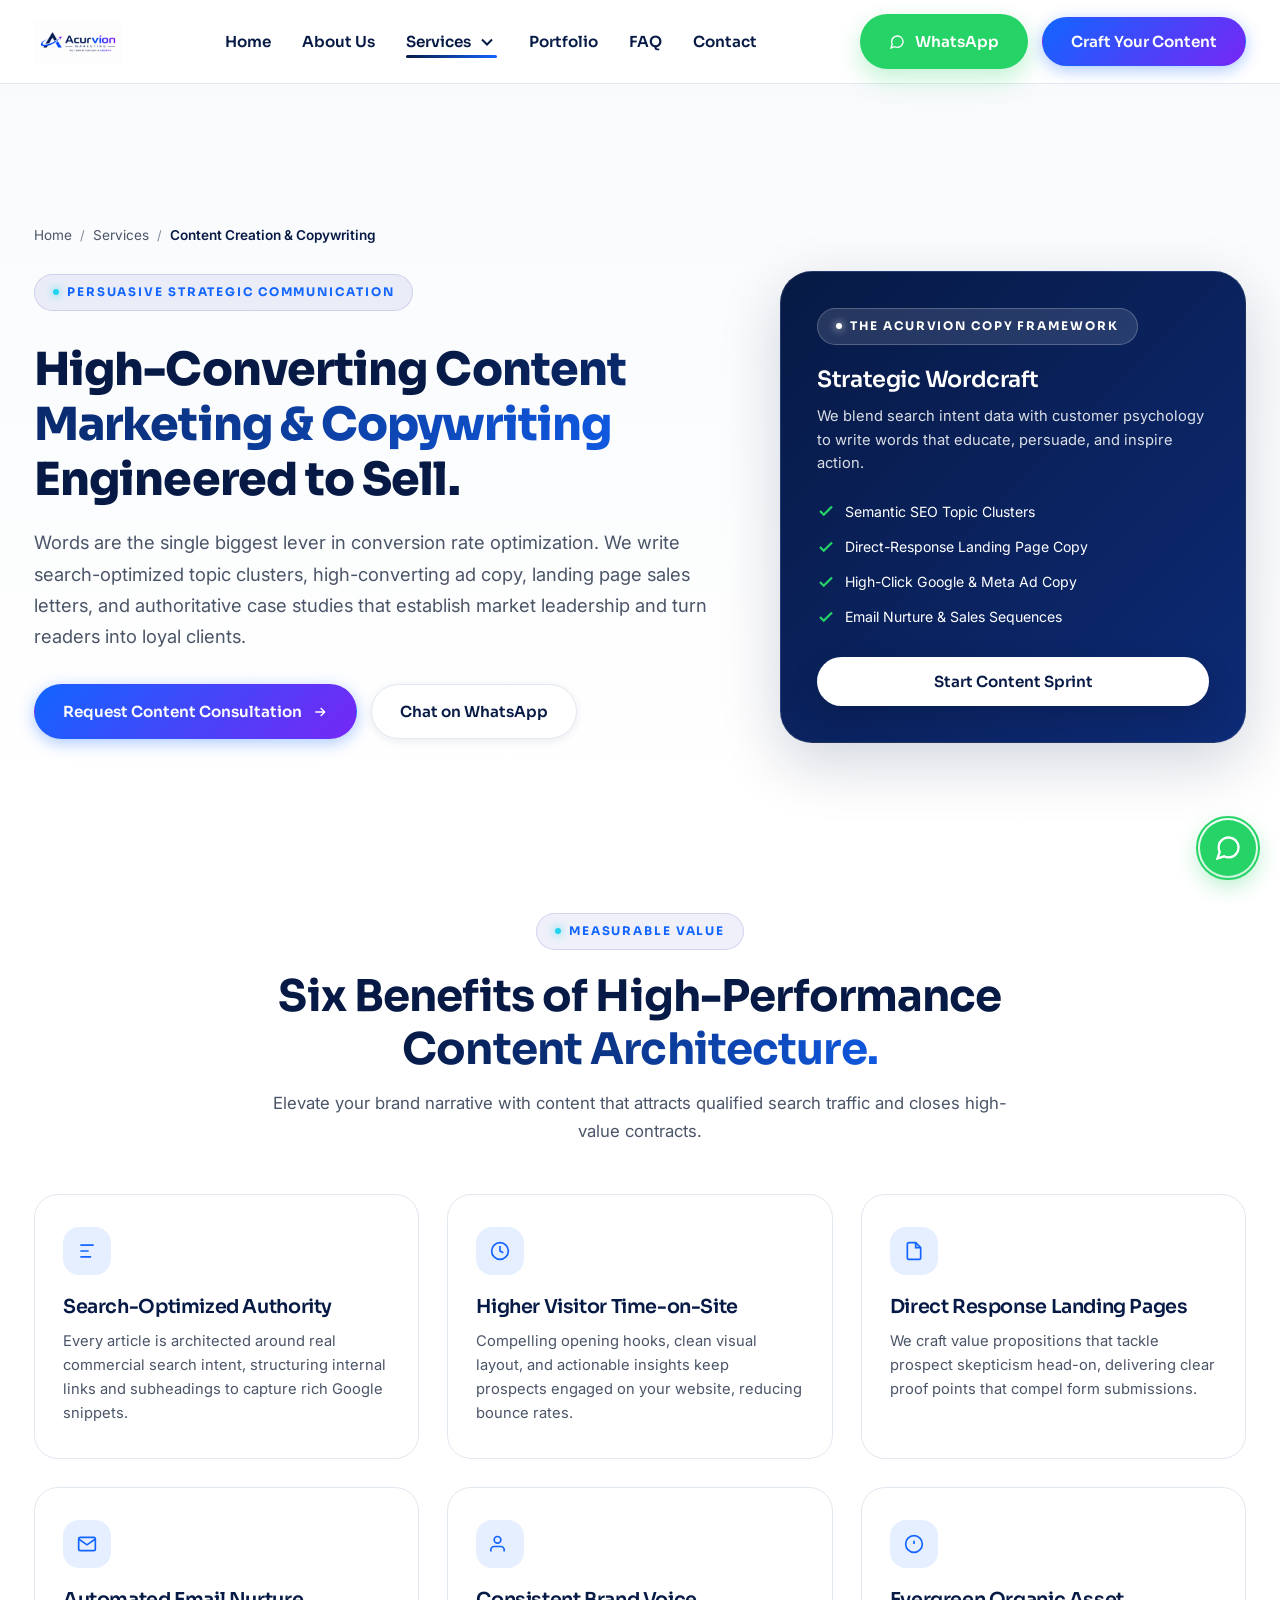
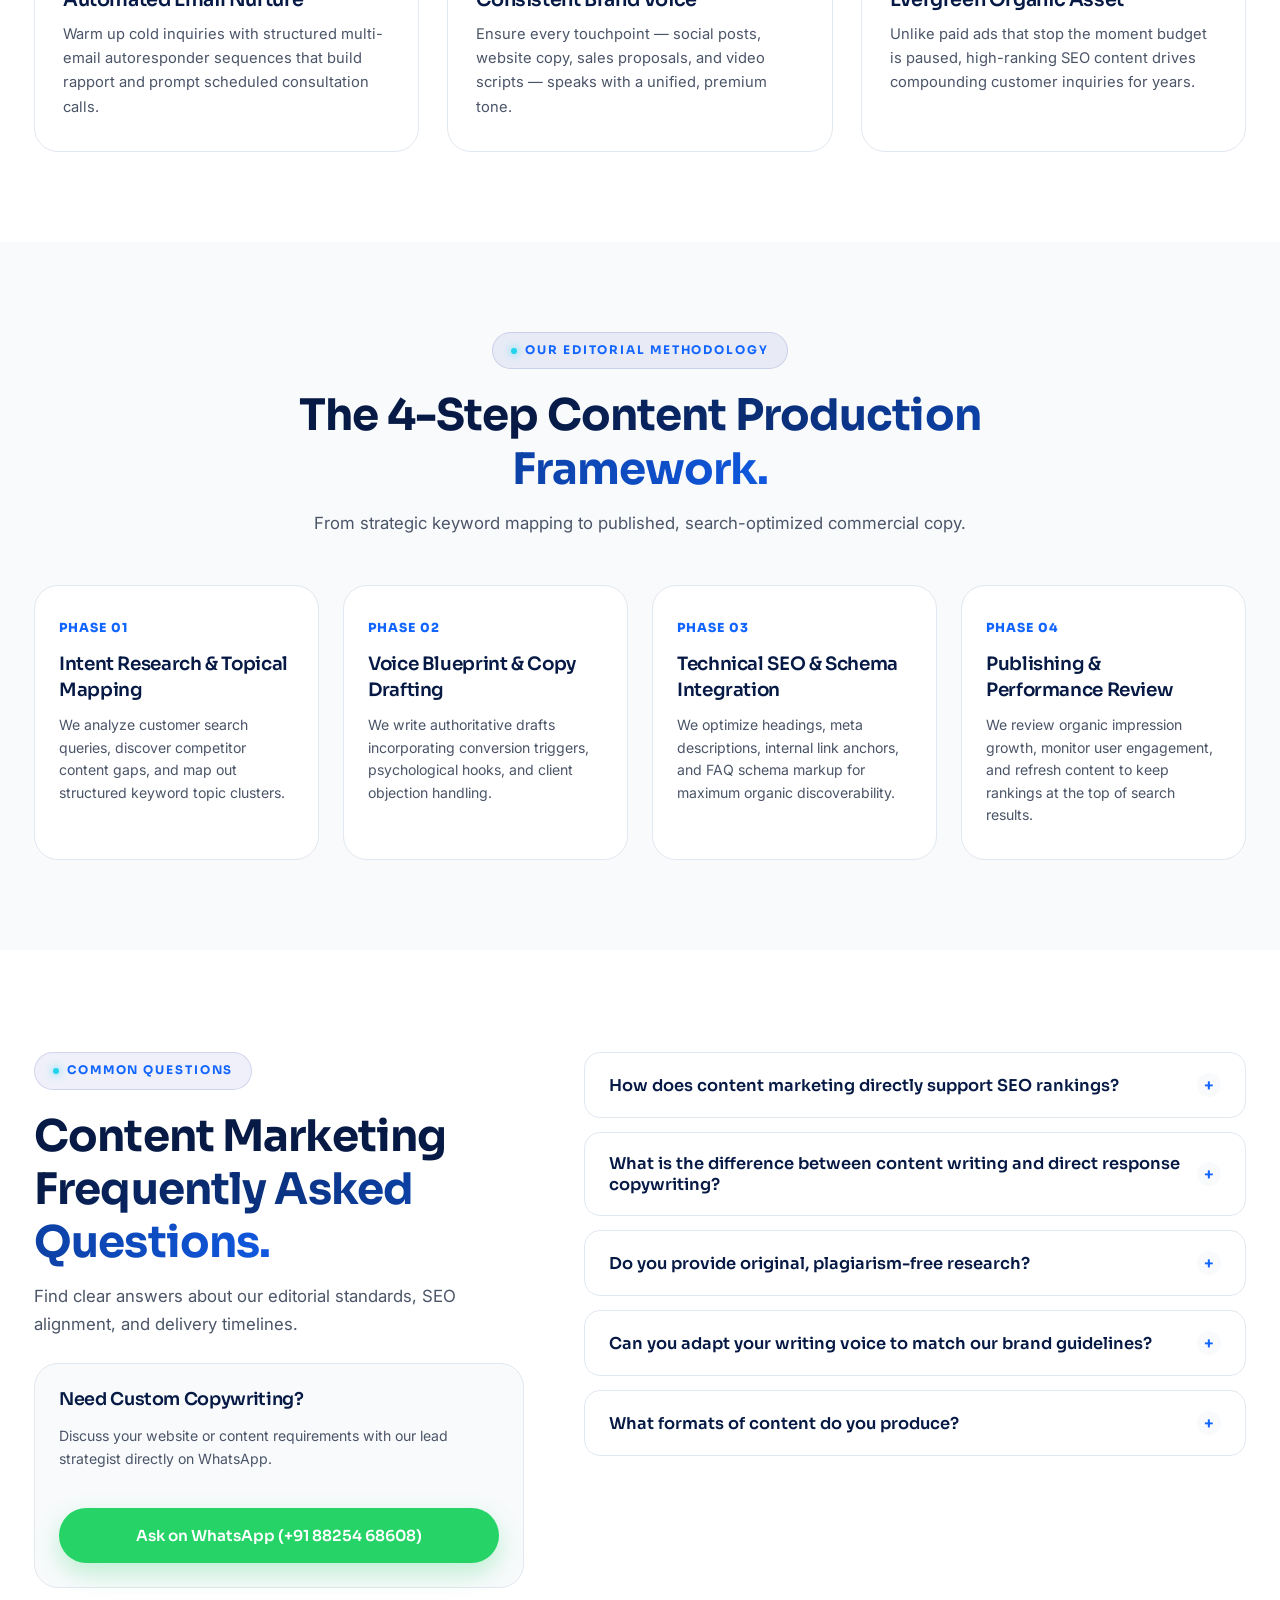
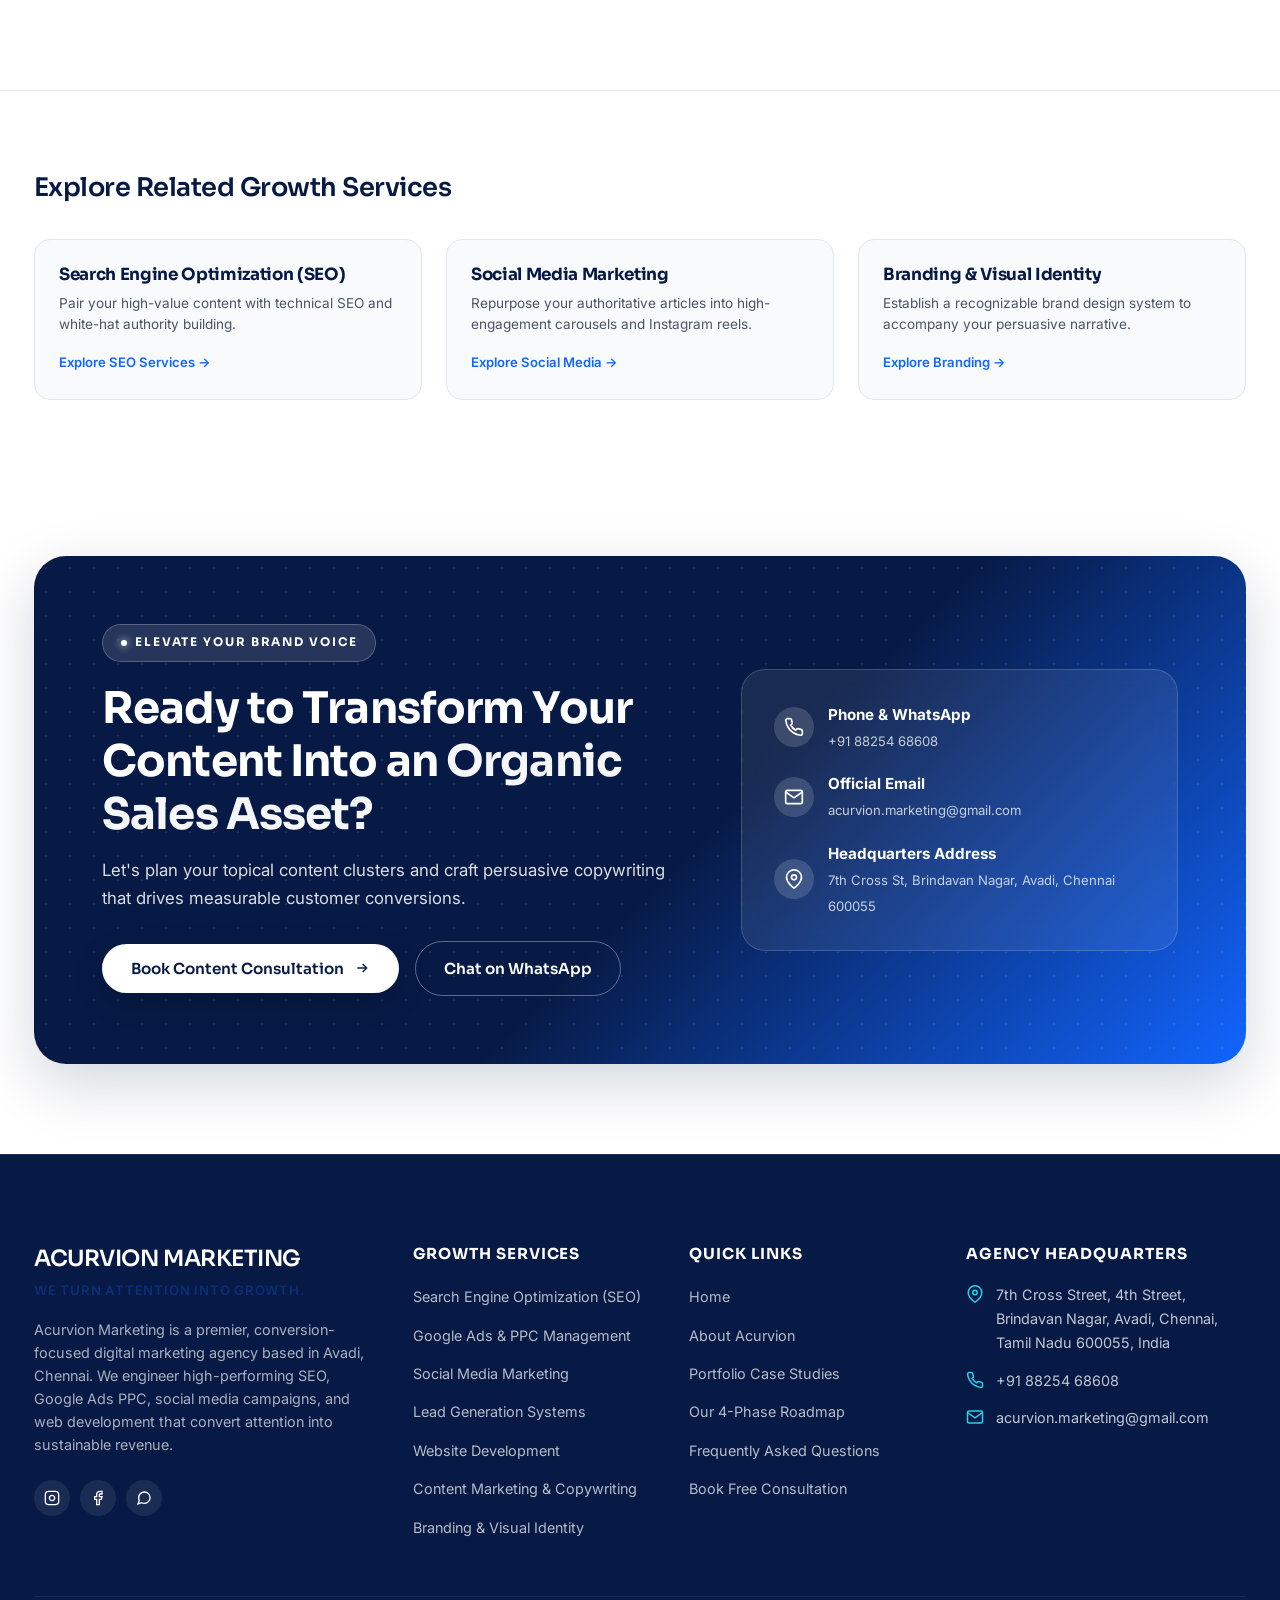
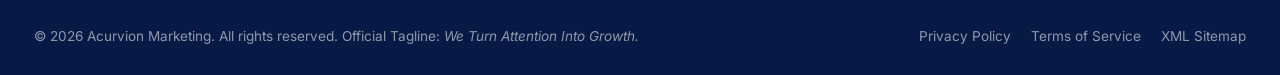
<file: services/content-creation.html>
<!DOCTYPE html>
<html lang="en">

<head>
  <!-- Google Tag Manager -->
  <script>(function (w, d, s, l, i) {
      w[l] = w[l] || []; w[l].push({
        'gtm.start':
          new Date().getTime(), event: 'gtm.js'
      }); var f = d.getElementsByTagName(s)[0],
        j = d.createElement(s), dl = l != 'dataLayer' ? '&l=' + l : ''; j.async = true; j.src =
        'https://www.googletagmanager.com/gtm.js?id=' + i + dl; f.parentNode.insertBefore(j, f);
    })(window, document, 'script', 'dataLayer', 'GTM-M9968TWX');</script>
  <!-- End Google Tag Manager -->

  <meta charset="UTF-8">
  <meta name="viewport" content="width=device-width, initial-scale=1.0">
  <title>Content Marketing & Copywriting Services Chennai | Persuasive Copy - Acurvion Marketing</title>

  <!-- Primary SEO Meta Tags -->
  <meta name="description"
    content="Educate, persuade, and convert your target audience with Acurvion Marketing's content marketing and copywriting services in Chennai. SEO articles, sales copy & email nurture funnels.">
  <meta name="keywords"
    content="Content Marketing Chennai, Copywriting Services Chennai, SEO Content Writing Chennai, Website Content Writer Avadi, Email Copywriting, Commercial Copywriting">
  <meta name="author" content="Acurvion Marketing">
  <meta name="robots" content="index, follow, max-snippet:-1, max-image-preview:large, max-video-preview:-1">
  <link rel="canonical" href="https://acurvionmarketing.vercel.app/services/content-creation.html">

  <!-- Open Graph / Facebook -->
  <meta property="og:type" content="article">
  <meta property="og:url" content="https://acurvionmarketing.vercel.app/services/content-creation.html">
  <meta property="og:title" content="Content Marketing & Copywriting Services Chennai | Acurvion Marketing">
  <meta property="og:description"
    content="Persuasive words that sell. We craft search-optimized articles, conversion landing page copy, and email sequences that transform cold readers into paying clients.">
  <meta property="og:image" content="../assets/acurvion-logo.png">

  <!-- Twitter Card -->
  <meta name="twitter:card" content="summary_large_image">
  <meta name="twitter:title" content="Content Marketing & Copywriting Services Chennai | Acurvion Marketing">
  <meta name="twitter:description"
    content="Strategic, high-conversion content and copywriting engineered for organic search visibility and direct sales conversion.">
  <meta name="twitter:image" content="../assets/acurvion-logo.png">

  <!-- Favicon -->
  <link rel="icon" type="image/png" href="../assets/acurvion-logo.png">
  <link rel="apple-touch-icon" href="../assets/acurvion-logo.png">

  <!-- Google Fonts -->
  <link rel="preconnect" href="https://fonts.googleapis.com">
  <link rel="preconnect" href="https://fonts.gstatic.com" crossorigin>
  <link
    href="https://fonts.googleapis.com/css2?family=Inter:wght@300;400;500;600;700&family=Sora:wght@400;500;600;700;800&display=swap"
    rel="stylesheet">

  <!-- Stylesheet -->
  <link rel="stylesheet" href="../styles.css?v=3.0">

  <!-- Structured Data: Service, BreadcrumbList & FAQPage JSON-LD -->
  <script type="application/ld+json">
  {
    "@context": "https://schema.org",
    "@graph": [
      {
        "@type": "Service",
        "@id": "https://acurvionmarketing.vercel.app/services/content-creation.html#service",
        "name": "Content Marketing & Copywriting Services",
        "serviceType": "Content Marketing",
        "provider": {
          "@type": "Organization",
          "name": "Acurvion Marketing",
          "url": "https://acurvionmarketing.vercel.app/",
          "telephone": "+918825468608",
          "email": "acurvion.marketing@gmail.com"
        },
        "areaServed": [
          { "@type": "City", "name": "Chennai" },
          { "@type": "Country", "name": "India" }
        ],
        "description": "High-impact SEO articles, topic cluster development, conversion copywriting, landing page sales copy, and email nurturing sequences."
      },
      {
        "@type": "BreadcrumbList",
        "@id": "https://acurvionmarketing.vercel.app/services/content-creation.html#breadcrumbs",
        "itemListElement": [
          {
            "@type": "ListItem",
            "position": 1,
            "name": "Home",
            "item": "https://acurvionmarketing.vercel.app/"
          },
          {
            "@type": "ListItem",
            "position": 2,
            "name": "Services",
            "item": "https://acurvionmarketing.vercel.app/#services"
          },
          {
            "@type": "ListItem",
            "position": 3,
            "name": "Content Creation & Copywriting",
            "item": "https://acurvionmarketing.vercel.app/services/content-creation.html"
          }
        ]
      },
      {
        "@type": "FAQPage",
        "@id": "https://acurvionmarketing.vercel.app/services/content-creation.html#faq",
        "mainEntity": [
          {
            "@type": "Question",
            "name": "How does content marketing directly support SEO rankings?",
            "acceptedAnswer": {
              "@type": "Answer",
              "text": "Google rewards domains that demonstrate comprehensive topical authority. By publishing interconnected topic clusters that answer all facets of user search intent, we build authoritative internal link networks that elevate commercial landing pages."
            }
          },
          {
            "@type": "Question",
            "name": "What is the difference between content writing and direct response copywriting?",
            "acceptedAnswer": {
              "@type": "Answer",
              "text": "Content writing focuses on educating, informing, and building organic search visibility. Copywriting is engineered specifically to compel immediate reader action: clicking a button, filling out a lead form, or purchasing a service."
            }
          },
          {
            "@type": "Question",
            "name": "Do you provide original, plagiarism-free research?",
            "acceptedAnswer": {
              "@type": "Answer",
              "text": "Yes, 100%. Every piece of content is backed by original competitive research, factual references, subject matter expert outlining, and strict originality verification."
            }
          },
          {
            "@type": "Question",
            "name": "Can you adapt your writing voice to match our brand guidelines?",
            "acceptedAnswer": {
              "@type": "Answer",
              "text": "Yes. Before writing, we establish a Brand Voice Blueprint specifying vocabulary, tone (authoritative, conversational, corporate, or technical), formatting cadence, and target customer personas."
            }
          },
          {
            "@type": "Question",
            "name": "What formats of content do you produce?",
            "acceptedAnswer": {
              "@type": "Answer",
              "text": "We craft in-depth SEO articles, sales landing pages, whitepapers, case study showcases, email nurture sequences, and commercial video scripts."
            }
          }
        ]
      }
    ]
  }
  </script>
</head>

<body class="service-page">
  <noscript><iframe src="https://www.googletagmanager.com/ns.html?id=GTM-M9968TWX" height="0" width="0"
      style="display:none;visibility:hidden"></iframe></noscript>

  <!-- ================= SITE HEADER ================= -->
  <header class="home-header" id="siteHeader">
    <div class="scroll-progress-bar" id="scrollProgressBar" aria-hidden="true"></div>
    <div class="container home-header-inner">
      <a href="../" class="home-logo" aria-label="Acurvion Marketing">
        <img src="../assets/acurvion-logo.png" alt="Acurvion Marketing Logo" class="home-logo-img" width="160" height="48">
      </a>

      <nav class="home-nav" id="homeNav" aria-label="Primary Navigation">
        <a href="../" class="home-nav-link">Home</a>
        <a href="../#about" class="home-nav-link">About Us</a>

        <div class="home-nav-item open-hover" data-home-dropdown="services">
          <button type="button" class="home-nav-link home-dd-toggle active" aria-haspopup="true" aria-expanded="false">
            Services
            <svg class="home-dd-caret" viewBox="0 0 24 24" fill="none" stroke="currentColor" stroke-width="2.4"><path d="M6 9l6 6 6-6" /></svg>
          </button>
          <div class="home-dropdown" role="menu" aria-label="Growth Services">
            <div class="home-dropdown-grid">
              <a class="home-dropdown-item" role="menuitem" href="seo-services.html">
                <span class="home-dd-icon"><svg viewBox="0 0 24 24" fill="none" stroke="currentColor" stroke-width="2"><circle cx="11" cy="11" r="7" /><path d="M21 21l-4.3-4.3" /></svg></span>
                <span class="home-dd-text"><strong>Search Engine Optimization (SEO)</strong><small>Dominate high-commercial intent keywords</small></span>
              </a>
              <a class="home-dropdown-item" role="menuitem" href="ppc-advertising.html">
                <span class="home-dd-icon"><svg viewBox="0 0 24 24" fill="none" stroke="currentColor" stroke-width="2"><path d="M3 11l18-7-7 18-2.5-7L3 11z" /></svg></span>
                <span class="home-dd-text"><strong>Google Ads &amp; PPC Management</strong><small>Targeted paid acquisition with zero waste</small></span>
              </a>
              <a class="home-dropdown-item" role="menuitem" href="social-media-marketing.html">
                <span class="home-dd-icon"><svg viewBox="0 0 24 24" fill="none" stroke="currentColor" stroke-width="2"><circle cx="18" cy="5" r="3" /><circle cx="6" cy="12" r="3" /><circle cx="18" cy="19" r="3" /><path d="M8.6 10.5l6.8-3.9M8.6 13.5l6.8 3.9" /></svg></span>
                <span class="home-dd-text"><strong>Social Media Marketing</strong><small>Meta, Instagram &amp; LinkedIn lead funnels</small></span>
              </a>
              <a class="home-dropdown-item" role="menuitem" href="lead-generation.html">
                <span class="home-dd-icon"><svg viewBox="0 0 24 24" fill="none" stroke="currentColor" stroke-width="2"><path d="M16 21v-2a4 4 0 0 0-4-4H5a4 4 0 0 0-4 4v2"/><circle cx="8.5" cy="7" r="4"/><polyline points="17 11 19 13 23 9"/></svg></span>
                <span class="home-dd-text"><strong>Lead Generation Systems</strong><small>Qualified inbound B2B &amp; B2C pipeline</small></span>
              </a>
              <a class="home-dropdown-item" role="menuitem" href="website-development.html">
                <span class="home-dd-icon"><svg viewBox="0 0 24 24" fill="none" stroke="currentColor" stroke-width="2"><rect x="3" y="4" width="18" height="13" rx="2" /><path d="M8 21h8M12 17v4" /></svg></span>
                <span class="home-dd-text"><strong>Website Development</strong><small>Fast, mobile-first conversion engines</small></span>
              </a>
              <a class="home-dropdown-item" role="menuitem" href="content-creation.html">
                <span class="home-dd-icon"><svg viewBox="0 0 24 24" fill="none" stroke="currentColor" stroke-width="2"><path d="M4 5h16M4 12h10M4 19h13" /></svg></span>
                <span class="home-dd-text"><strong>Content Creation &amp; Copywriting</strong><small>Persuasive communication that converts</small></span>
              </a>
              <a class="home-dropdown-item" role="menuitem" href="branding-services.html">
                <span class="home-dd-icon"><svg viewBox="0 0 24 24" fill="none" stroke="currentColor" stroke-width="2"><path d="M6 3h12v18l-6-4-6 4V3z" /></svg></span>
                <span class="home-dd-text"><strong>Branding &amp; Visual Identity</strong><small>Distinct visual authority &amp; market positioning</small></span>
              </a>
            </div>
          </div>
        </div>

        <a href="../#portfolio" class="home-nav-link">Portfolio</a>
        <a href="../#faq" class="home-nav-link">FAQ</a>
        <a href="#consultModal" class="home-nav-link" data-consult-trigger data-service="Content Creation & Copywriting">Contact</a>

        <div class="home-nav-mobile-cta">
          <button type="button" class="home-btn home-btn-primary" data-consult-trigger data-service="Content Creation & Copywriting" style="width: 100%;">
            <span>Book Content Consultation</span>
          </button>
        </div>
      </nav>

      <div class="home-header-actions">
        <a href="https://wa.me/918825468608?text=Hello%20Acurvion,%20I%20would%20like%20to%20discuss%20Content%20and%20Copywriting."
          class="home-btn home-btn-whatsapp" target="_blank" rel="noopener" aria-label="Chat on WhatsApp">
          <svg viewBox="0 0 24 24" fill="none" stroke="currentColor" stroke-width="2">
            <path d="M21 11.5a8.38 8.38 0 01-.9 3.8 8.5 8.5 0 01-7.6 4.7 8.38 8.38 0 01-3.8-.9L3 21l1.9-5.7a8.38 8.38 0 01-.9-3.8 8.5 8.5 0 014.7-7.6 8.38 8.38 0 013.8-.9h.5a8.48 8.48 0 018 8v.5z" />
          </svg>
          <span>WhatsApp</span>
        </a>

        <button type="button" class="home-btn home-btn-primary" data-consult-trigger data-service="Content Creation & Copywriting">
          <span>Craft Your Content</span>
        </button>

        <button class="home-nav-toggle" id="homeNavToggle" type="button" aria-label="Toggle Navigation Menu" aria-expanded="false" aria-controls="homeNav">
          <span></span><span></span><span></span>
        </button>
      </div>
    </div>
  </header>
  <div class="home-nav-backdrop" id="homeNavBackdrop" aria-hidden="true"></div>

  <main>
    <!-- ================= SERVICE HERO ================= -->
    <section class="service-page-hero">
      <div class="container">
        <nav class="breadcrumb-nav" aria-label="Breadcrumb">
          <ol class="breadcrumb-list">
            <li class="breadcrumb-item"><a href="../">Home</a></li>
            <li class="breadcrumb-separator">/</li>
            <li class="breadcrumb-item"><a href="../#services">Services</a></li>
            <li class="breadcrumb-separator">/</li>
            <li class="breadcrumb-item active" aria-current="page">Content Creation &amp; Copywriting</li>
          </ol>
        </nav>

        <div class="service-hero-grid">
          <div class="service-hero-content">
            <span class="home-eyebrow">PERSUASIVE STRATEGIC COMMUNICATION</span>
            <h1>High-Converting <span class="home-text-accent">Content Marketing &amp; Copywriting</span> Engineered to Sell.</h1>
            <p class="service-hero-lead">
              Words are the single biggest lever in conversion rate optimization. We write search-optimized topic clusters, high-converting ad copy, landing page sales letters, and authoritative case studies that establish market leadership and turn readers into loyal clients.
            </p>
            <div style="display: flex; gap: 14px; flex-wrap: wrap;">
              <button type="button" class="home-btn home-btn-primary" data-consult-trigger data-service="Content Creation & Copywriting">
                <span>Request Content Consultation</span>
                <svg viewBox="0 0 24 24" fill="none" stroke="currentColor" stroke-width="2"><path d="M5 12h14M13 6l6 6-6 6"/></svg>
              </button>
              <a href="https://wa.me/918825468608?text=Hello%20Acurvion,%20I%20want%20to%20discuss%20copywriting%20services." class="home-btn home-btn-secondary" target="_blank" rel="noopener">
                <span>Chat on WhatsApp</span>
              </a>
            </div>
          </div>

          <div class="service-hero-card">
            <span class="home-eyebrow home-eyebrow-light">THE ACURVION COPY FRAMEWORK</span>
            <h3>Strategic Wordcraft</h3>
            <p>We blend search intent data with customer psychology to write words that educate, persuade, and inspire action.</p>
            <ul class="service-quick-deliverables">
              <li>
                <svg viewBox="0 0 24 24" fill="none" stroke="currentColor" stroke-width="3" width="18" height="18"><polyline points="20 6 9 17 4 12"/></svg>
                <span>Semantic SEO Topic Clusters</span>
              </li>
              <li>
                <svg viewBox="0 0 24 24" fill="none" stroke="currentColor" stroke-width="3" width="18" height="18"><polyline points="20 6 9 17 4 12"/></svg>
                <span>Direct-Response Landing Page Copy</span>
              </li>
              <li>
                <svg viewBox="0 0 24 24" fill="none" stroke="currentColor" stroke-width="3" width="18" height="18"><polyline points="20 6 9 17 4 12"/></svg>
                <span>High-Click Google &amp; Meta Ad Copy</span>
              </li>
              <li>
                <svg viewBox="0 0 24 24" fill="none" stroke="currentColor" stroke-width="3" width="18" height="18"><polyline points="20 6 9 17 4 12"/></svg>
                <span>Email Nurture &amp; Sales Sequences</span>
              </li>
            </ul>
            <button type="button" class="home-btn home-btn-white" data-consult-trigger data-service="Content Creation & Copywriting" style="width: 100%;">
              <span>Start Content Sprint</span>
            </button>
          </div>
        </div>
      </div>
    </section>

    <!-- ================= SERVICE BENEFITS ================= -->
    <section class="service-benefits-section">
      <div class="container">
        <div class="home-section-head">
          <span class="home-eyebrow">MEASURABLE VALUE</span>
          <h2>Six Benefits of High-Performance <span class="home-text-accent">Content Architecture.</span></h2>
          <p>Elevate your brand narrative with content that attracts qualified search traffic and closes high-value contracts.</p>
        </div>

        <div class="service-benefits-grid">
          <div class="service-benefit-card">
            <div class="service-benefit-icon">
              <svg viewBox="0 0 24 24" fill="none" stroke="currentColor" stroke-width="2"><path d="M4 5h16M4 12h10M4 19h13"/></svg>
            </div>
            <h4>Search-Optimized Authority</h4>
            <p>Every article is architected around real commercial search intent, structuring internal links and subheadings to capture rich Google snippets.</p>
          </div>

          <div class="service-benefit-card">
            <div class="service-benefit-icon">
              <svg viewBox="0 0 24 24" fill="none" stroke="currentColor" stroke-width="2"><circle cx="12" cy="12" r="10"/><path d="M12 6v6l4 2"/></svg>
            </div>
            <h4>Higher Visitor Time-on-Site</h4>
            <p>Compelling opening hooks, clean visual layout, and actionable insights keep prospects engaged on your website, reducing bounce rates.</p>
          </div>

          <div class="service-benefit-card">
            <div class="service-benefit-icon">
              <svg viewBox="0 0 24 24" fill="none" stroke="currentColor" stroke-width="2"><path d="M14 2H6a2 2 0 0 0-2 2v16a2 2 0 0 0 2 2h12a2 2 0 0 0 2-2V8z"/><polyline points="14 2 14 8 20 8"/></svg>
            </div>
            <h4>Direct Response Landing Pages</h4>
            <p>We craft value propositions that tackle prospect skepticism head-on, delivering clear proof points that compel form submissions.</p>
          </div>

          <div class="service-benefit-card">
            <div class="service-benefit-icon">
              <svg viewBox="0 0 24 24" fill="none" stroke="currentColor" stroke-width="2"><path d="M4 4h16c1.1 0 2 .9 2 2v12c0 1.1-.9 2-2 2H4c-1.1 0-2-.9-2-2V6c0-1.1.9-2 2-2z"/><polyline points="22,6 12,13 2,6"/></svg>
            </div>
            <h4>Automated Email Nurture</h4>
            <p>Warm up cold inquiries with structured multi-email autoresponder sequences that build rapport and prompt scheduled consultation calls.</p>
          </div>

          <div class="service-benefit-card">
            <div class="service-benefit-icon">
              <svg viewBox="0 0 24 24" fill="none" stroke="currentColor" stroke-width="2"><path d="M17 21v-2a4 4 0 0 0-4-4H5a4 4 0 0 0-4 4v2"/><circle cx="9" cy="7" r="4"/></svg>
            </div>
            <h4>Consistent Brand Voice</h4>
            <p>Ensure every touchpoint — social posts, website copy, sales proposals, and video scripts — speaks with a unified, premium tone.</p>
          </div>

          <div class="service-benefit-card">
            <div class="service-benefit-icon">
              <svg viewBox="0 0 24 24" fill="none" stroke="currentColor" stroke-width="2"><circle cx="12" cy="12" r="10"/><line x1="12" y1="8" x2="12" y2="12"/><line x1="12" y1="16" x2="12.01" y2="16"/></svg>
            </div>
            <h4>Evergreen Organic Asset</h4>
            <p>Unlike paid ads that stop the moment budget is paused, high-ranking SEO content drives compounding customer inquiries for years.</p>
          </div>
        </div>
      </div>
    </section>

    <!-- ================= WORKING PROCESS ================= -->
    <section class="service-process-section">
      <div class="container">
        <div class="home-section-head">
          <span class="home-eyebrow">OUR EDITORIAL METHODOLOGY</span>
          <h2>The 4-Step <span class="home-text-accent">Content Production Framework.</span></h2>
          <p>From strategic keyword mapping to published, search-optimized commercial copy.</p>
        </div>

        <div class="service-process-grid">
          <div class="service-process-card">
            <span class="service-process-step-num">PHASE 01</span>
            <h4>Intent Research &amp; Topical Mapping</h4>
            <p>We analyze customer search queries, discover competitor content gaps, and map out structured keyword topic clusters.</p>
          </div>

          <div class="service-process-card">
            <span class="service-process-step-num">PHASE 02</span>
            <h4>Voice Blueprint &amp; Copy Drafting</h4>
            <p>We write authoritative drafts incorporating conversion triggers, psychological hooks, and client objection handling.</p>
          </div>

          <div class="service-process-card">
            <span class="service-process-step-num">PHASE 03</span>
            <h4>Technical SEO &amp; Schema Integration</h4>
            <p>We optimize headings, meta descriptions, internal link anchors, and FAQ schema markup for maximum organic discoverability.</p>
          </div>

          <div class="service-process-card">
            <span class="service-process-step-num">PHASE 04</span>
            <h4>Publishing &amp; Performance Review</h4>
            <p>We review organic impression growth, monitor user engagement, and refresh content to keep rankings at the top of search results.</p>
          </div>
        </div>
      </div>
    </section>

    <!-- ================= FAQS ================= -->
    <section class="home-faq-section" id="faq">
      <div class="container home-faq-wrap">
        <div class="home-faq-left">
          <span class="home-eyebrow">COMMON QUESTIONS</span>
          <h2>Content Marketing <span class="home-text-accent">Frequently Asked Questions.</span></h2>
          <p>Find clear answers about our editorial standards, SEO alignment, and delivery timelines.</p>
          <div class="home-faq-contact-card">
            <h4>Need Custom Copywriting?</h4>
            <p>Discuss your website or content requirements with our lead strategist directly on WhatsApp.</p>
            <a href="https://wa.me/918825468608?text=Hello%20Acurvion,%20I%20have%20questions%20about%20content%20creation." target="_blank" rel="noopener" class="home-btn home-btn-whatsapp">
              <span>Ask on WhatsApp (+91 88254 68608)</span>
            </a>
          </div>
        </div>

        <div class="home-faq-list">
          <div class="home-faq-item">
            <button type="button" class="home-faq-question" aria-expanded="false">
              <span>How does content marketing directly support SEO rankings?</span>
              <span class="home-faq-icon">+</span>
            </button>
            <div class="home-faq-answer">
              <p>Google rewards domains that demonstrate comprehensive topical authority. By publishing interconnected topic clusters that answer all facets of user search intent, we build authoritative internal link networks that elevate commercial landing pages.</p>
            </div>
          </div>

          <div class="home-faq-item">
            <button type="button" class="home-faq-question" aria-expanded="false">
              <span>What is the difference between content writing and direct response copywriting?</span>
              <span class="home-faq-icon">+</span>
            </button>
            <div class="home-faq-answer">
              <p>Content writing focuses on educating, informing, and building organic search visibility. Copywriting is engineered specifically to compel immediate reader action: clicking a button, filling out a lead form, or purchasing a service.</p>
            </div>
          </div>

          <div class="home-faq-item">
            <button type="button" class="home-faq-question" aria-expanded="false">
              <span>Do you provide original, plagiarism-free research?</span>
              <span class="home-faq-icon">+</span>
            </button>
            <div class="home-faq-answer">
              <p>Yes, 100%. Every piece of content is backed by original competitive research, factual references, subject matter expert outlining, and strict originality verification.</p>
            </div>
          </div>

          <div class="home-faq-item">
            <button type="button" class="home-faq-question" aria-expanded="false">
              <span>Can you adapt your writing voice to match our brand guidelines?</span>
              <span class="home-faq-icon">+</span>
            </button>
            <div class="home-faq-answer">
              <p>Yes. Before writing, we establish a Brand Voice Blueprint specifying vocabulary, tone (authoritative, conversational, corporate, or technical), formatting cadence, and target customer personas.</p>
            </div>
          </div>

          <div class="home-faq-item">
            <button type="button" class="home-faq-question" aria-expanded="false">
              <span>What formats of content do you produce?</span>
              <span class="home-faq-icon">+</span>
            </button>
            <div class="home-faq-answer">
              <p>We craft in-depth SEO articles, sales landing pages, whitepapers, case study showcases, email nurture sequences, and commercial video scripts.</p>
            </div>
          </div>
        </div>
      </div>
    </section>

    <!-- ================= RELATED SERVICES ================= -->
    <section class="service-related-section">
      <div class="container">
        <h3>Explore Related Growth Services</h3>
        <div class="service-related-grid">
          <a href="seo-services.html" class="service-related-card">
            <h5>Search Engine Optimization (SEO)</h5>
            <p>Pair your high-value content with technical SEO and white-hat authority building.</p>
            <span class="service-related-link">Explore SEO Services &rarr;</span>
          </a>
          <a href="social-media-marketing.html" class="service-related-card">
            <h5>Social Media Marketing</h5>
            <p>Repurpose your authoritative articles into high-engagement carousels and Instagram reels.</p>
            <span class="service-related-link">Explore Social Media &rarr;</span>
          </a>
          <a href="branding-services.html" class="service-related-card">
            <h5>Branding &amp; Visual Identity</h5>
            <p>Establish a recognizable brand design system to accompany your persuasive narrative.</p>
            <span class="service-related-link">Explore Branding &rarr;</span>
          </a>
        </div>
      </div>
    </section>

    <!-- ================= CLOSING CTA ================= -->
    <section class="home-cta-section" id="contact">
      <div class="container">
        <div class="home-cta-grid">
          <div class="home-cta-content">
            <span class="home-eyebrow home-eyebrow-light">ELEVATE YOUR BRAND VOICE</span>
            <h2>Ready to Transform Your Content Into an <span class="home-text-accent-light">Organic Sales Asset?</span></h2>
            <p>Let's plan your topical content clusters and craft persuasive copywriting that drives measurable customer conversions.</p>

            <div class="home-cta-actions">
              <button type="button" class="home-btn home-btn-white" data-consult-trigger data-service="Content Creation & Copywriting">
                <span>Book Content Consultation</span>
                <svg viewBox="0 0 24 24" fill="none" stroke="currentColor" stroke-width="2"><path d="M5 12h14M13 6l6 6-6 6" /></svg>
              </button>
              <a href="https://wa.me/918825468608?text=Hello%20Acurvion,%20I%20am%20ready%20to%20discuss%20copywriting."
                class="home-btn home-btn-outline-light" target="_blank" rel="noopener">
                <span>Chat on WhatsApp</span>
              </a>
            </div>
          </div>

          <div class="home-cta-card-badge">
            <div class="home-cta-badge-item">
              <div class="home-cta-badge-icon"><svg viewBox="0 0 24 24" fill="none" stroke="currentColor" stroke-width="2"><path d="M22 16.92v3a2 2 0 01-2.18 2 19.79 19.79 0 01-8.63-3.07 19.5 19.5 0 01-6-6 19.79 19.79 0 01-3.07-8.67A2 2 0 014.11 2h3a2 2 0 012 1.72 12.84 12.84 0 00.7 2.81 2 2 0 01-.45 2.11L8.09 9.91a16 16 0 006 6l1.27-1.27a2 2 0 012.11-.45 12.84 12.84 0 002.81.7A2 2 0 0122 16.92z" /></svg></div>
              <div class="home-cta-badge-text"><strong>Phone &amp; WhatsApp</strong><span>+91 88254 68608</span></div>
            </div>
            <div class="home-cta-badge-item">
              <div class="home-cta-badge-icon"><svg viewBox="0 0 24 24" fill="none" stroke="currentColor" stroke-width="2"><path d="M4 4h16c1.1 0 2 .9 2 2v12c0 1.1-.9 2-2 2H4c-1.1 0-2-.9-2-2V6c0-1.1.9-2 2-2z" /><polyline points="22,6 12,13 2,6" /></svg></div>
              <div class="home-cta-badge-text"><strong>Official Email</strong><span>acurvion.marketing@gmail.com</span></div>
            </div>
            <div class="home-cta-badge-item">
              <div class="home-cta-badge-icon"><svg viewBox="0 0 24 24" fill="none" stroke="currentColor" stroke-width="2"><path d="M21 10c0 7-9 13-9 13s-9-6-9-13a9 9 0 0118 0z" /><circle cx="12" cy="10" r="3" /></svg></div>
              <div class="home-cta-badge-text"><strong>Headquarters Address</strong><span>7th Cross St, Brindavan Nagar, Avadi, Chennai 600055</span></div>
            </div>
          </div>
        </div>
      </div>
    </section>
  </main>

  <!-- ================= FOOTER ================= -->
  <footer class="home-footer">
    <div class="container">
      <div class="home-footer-grid">
        <div class="home-footer-brand">
          <h4>ACURVION MARKETING</h4>
          <div class="home-footer-tagline">We Turn Attention Into Growth.</div>
          <p class="home-footer-desc">Acurvion Marketing is a premier, conversion-focused digital marketing agency based in Avadi, Chennai. We engineer high-performing SEO, Google Ads PPC, social media campaigns, and web development that convert attention into sustainable revenue.</p>
          <div class="home-footer-socials">
            <a href="https://www.instagram.com/acurvion.marketing" class="home-social-link" target="_blank" rel="noopener" aria-label="Acurvion on Instagram">
              <svg viewBox="0 0 24 24" fill="none" stroke="currentColor" stroke-width="2"><rect x="2" y="2" width="20" height="20" rx="5" ry="5" /><path d="M16 11.37A4 4 0 1112.63 8 4 4 0 0116 11.37z" /><line x1="17.5" y1="6.5" x2="17.51" y2="6.5" /></svg>
            </a>
            <a href="https://www.facebook.com/profile.php?id=61586639406877" class="home-social-link" target="_blank" rel="noopener" aria-label="Acurvion on Facebook">
              <svg viewBox="0 0 24 24" fill="none" stroke="currentColor" stroke-width="2"><path d="M18 2h-3a5 5 0 00-5 5v3H7v4h3v8h4v-8h3l1-4h-4V7a1 1 0 011-1h3z" /></svg>
            </a>
            <a href="https://wa.me/918825468608" class="home-social-link" target="_blank" rel="noopener" aria-label="Acurvion on WhatsApp">
              <svg viewBox="0 0 24 24" fill="none" stroke="currentColor" stroke-width="2"><path d="M21 11.5a8.38 8.38 0 01-.9 3.8 8.5 8.5 0 01-7.6 4.7 8.38 8.38 0 01-3.8-.9L3 21l1.9-5.7a8.38 8.38 0 01-.9-3.8 8.5 8.5 0 014.7-7.6 8.38 8.38 0 013.8-.9h.5a8.48 8.48 0 018 8v.5z" /></svg>
            </a>
          </div>
        </div>

        <div class="home-footer-col">
          <h5>Growth Services</h5>
          <ul class="home-footer-links">
            <li><a href="seo-services.html">Search Engine Optimization (SEO)</a></li>
            <li><a href="ppc-advertising.html">Google Ads &amp; PPC Management</a></li>
            <li><a href="social-media-marketing.html">Social Media Marketing</a></li>
            <li><a href="lead-generation.html">Lead Generation Systems</a></li>
            <li><a href="website-development.html">Website Development</a></li>
            <li><a href="content-creation.html">Content Marketing &amp; Copywriting</a></li>
            <li><a href="branding-services.html">Branding &amp; Visual Identity</a></li>
          </ul>
        </div>

        <div class="home-footer-col">
          <h5>Quick Links</h5>
          <ul class="home-footer-links">
            <li><a href="../">Home</a></li>
            <li><a href="../#about">About Acurvion</a></li>
            <li><a href="../#portfolio">Portfolio Case Studies</a></li>
            <li><a href="../#journey">Our 4-Phase Roadmap</a></li>
            <li><a href="../#faq">Frequently Asked Questions</a></li>
            <li><a href="#consultModal" data-consult-trigger data-service="Content Creation & Copywriting">Book Free Consultation</a></li>
          </ul>
        </div>

        <div class="home-footer-col">
          <h5>Agency Headquarters</h5>
          <div class="home-footer-contact-item">
            <svg viewBox="0 0 24 24" fill="none" stroke="currentColor" stroke-width="2"><path d="M21 10c0 7-9 13-9 13s-9-6-9-13a9 9 0 0118 0z" /><circle cx="12" cy="10" r="3" /></svg>
            <span>7th Cross Street, 4th Street, Brindavan Nagar, Avadi, Chennai, Tamil Nadu 600055, India</span>
          </div>
          <div class="home-footer-contact-item">
            <svg viewBox="0 0 24 24" fill="none" stroke="currentColor" stroke-width="2"><path d="M22 16.92v3a2 2 0 01-2.18 2 19.79 19.79 0 01-8.63-3.07 19.5 19.5 0 01-6-6 19.79 19.79 0 01-3.07-8.67A2 2 0 014.11 2h3a2 2 0 012 1.72 12.84 12.84 0 00.7 2.81 2 2 0 01-.45 2.11L8.09 9.91a16 16 0 006 6l1.27-1.27a2 2 0 012.11-.45 12.84 12.84 0 002.81.7A2 2 0 0122 16.92z" /></svg>
            <a href="tel:+918825468608">+91 88254 68608</a>
          </div>
          <div class="home-footer-contact-item">
            <svg viewBox="0 0 24 24" fill="none" stroke="currentColor" stroke-width="2"><path d="M4 4h16c1.1 0 2 .9 2 2v12c0 1.1-.9 2-2 2H4c-1.1 0-2-.9-2-2V6c0-1.1.9-2 2-2z" /><polyline points="22,6 12,13 2,6" /></svg>
            <a href="mailto:acurvion.marketing@gmail.com">acurvion.marketing@gmail.com</a>
          </div>
        </div>
      </div>

      <div class="home-footer-bottom">
        <div>&copy; 2026 Acurvion Marketing. All rights reserved. Official Tagline: <em>We Turn Attention Into Growth.</em></div>
        <div class="home-footer-bottom-links">
          <a href="../#about">Privacy Policy</a>
          <a href="../#about">Terms of Service</a>
          <a href="../sitemap.xml">XML Sitemap</a>
        </div>
      </div>
    </div>
  </footer>

  <!-- Floating Actions -->
  <aside class="floating-actions" aria-label="Instant Contact Options">
    <button type="button" id="scrollTopBtn" class="floating-scroll-top" aria-label="Scroll back to top">
      <svg viewBox="0 0 24 24" fill="none" stroke="currentColor" stroke-width="2.5" width="20" height="20"><path d="M18 15l-6-6-6 6"/></svg>
    </button>
    <a href="https://wa.me/918825468608?text=Hello%20Acurvion,%20I%20would%20like%20to%20discuss%20Content%20and%20Copywriting." class="floating-whatsapp-btn" target="_blank" rel="noopener" aria-label="Chat Directly on WhatsApp">
      <span class="floating-pulse"></span>
      <svg viewBox="0 0 24 24" fill="none" stroke="currentColor" stroke-width="2"><path d="M21 11.5a8.38 8.38 0 01-.9 3.8 8.5 8.5 0 01-7.6 4.7 8.38 8.38 0 01-3.8-.9L3 21l1.9-5.7a8.38 8.38 0 01-.9-3.8 8.5 8.5 0 014.7-7.6 8.38 8.38 0 013.8-.9h.5a8.48 8.48 0 018 8v.5z" /></svg>
    </a>
  </aside>

  <!-- Consultation Modal -->
  <div class="modal-overlay" id="consultModal" role="dialog" aria-modal="true" aria-labelledby="modalTitle">
    <div class="modal-dialog">
      <button class="modal-close-btn" id="closeConsultModal" aria-label="Close modal">&times;</button>
      <div id="modalFormContainer">
        <div class="modal-header">
          <span class="home-eyebrow" id="modalEyebrow" style="margin-bottom: 8px;">FREE 30-MIN STRATEGY CALL</span>
          <h3 id="modalTitle">Book Your Free Growth Consultation</h3>
          <p id="modalLead">Speak directly with our senior growth strategist. No high-pressure sales — just actionable insights to scale your digital presence.</p>
        </div>

        <form id="consultForm" class="modal-form" novalidate>
          <div class="form-row">
            <div class="form-group">
              <label for="consultName">Full Name *</label>
              <input type="text" id="consultName" class="form-control" placeholder="e.g. Ramesh Kumar" required>
              <span class="form-error-msg">Please enter your full name</span>
            </div>
            <div class="form-group">
              <label for="consultCompany">Business / Company Name</label>
              <input type="text" id="consultCompany" class="form-control" placeholder="e.g. Apex Enterprises">
            </div>
          </div>

          <div class="form-row">
            <div class="form-group">
              <label for="consultEmail">Business Email *</label>
              <input type="email" id="consultEmail" class="form-control" placeholder="e.g. ramesh@apex.com" required>
              <span class="form-error-msg">Please enter a valid business email</span>
            </div>
            <div class="form-group">
              <label for="consultPhone">Phone / WhatsApp Number *</label>
              <input type="tel" id="consultPhone" class="form-control" placeholder="e.g. +91 88254 68608" required>
              <span class="form-error-msg">Please enter a valid phone number</span>
            </div>
          </div>

          <div class="form-row">
            <div class="form-group">
              <label for="consultWebsite">Website URL (optional)</label>
              <input type="url" id="consultWebsite" class="form-control" placeholder="e.g. https://apex.com">
            </div>
            <div class="form-group">
              <label for="modalService">Required Service *</label>
              <select id="modalService" class="form-control" required>
                <option value="Search Engine Optimization (SEO)">Search Engine Optimization (SEO)</option>
                <option value="Google Ads & PPC Management">Google Ads &amp; PPC Management</option>
                <option value="Social Media Marketing">Social Media Marketing</option>
                <option value="Lead Generation Systems">Lead Generation Systems</option>
                <option value="Website Development">Website Development</option>
                <option value="Content Creation & Copywriting" selected>Content Creation &amp; Copywriting</option>
                <option value="Branding & Visual Identity">Branding &amp; Visual Identity</option>
                <option value="Full Omnichannel Growth Package">Full Omnichannel Growth Package</option>
              </select>
            </div>
          </div>

          <div class="form-group">
            <label for="consultBudget">Monthly Marketing Budget *</label>
            <select id="consultBudget" class="form-control" required>
              <option value="₹25,000 - ₹50,000 / month">₹25,000 – ₹50,000 / month (Local Growth Sprint)</option>
              <option value="₹50,000 - ₹1,00,000 / month" selected>₹50,000 – ₹1,00,000 / month (Scale Phase)</option>
              <option value="₹1,00,000+ / month">₹1,00,000+ / month (Market Dominance)</option>
              <option value="International / Custom Scope">International / Custom Scope ($1,500+ / month)</option>
            </select>
          </div>

          <div class="form-group">
            <label for="consultNotes">Content Goals &amp; Project Requirements</label>
            <textarea id="consultNotes" class="form-control" placeholder="Describe the type of content needed (e.g. SEO blog articles, landing page copy, email sequences)..."></textarea>
          </div>

          <div class="form-group form-group-checkbox">
            <input type="checkbox" id="consultConsent" required checked>
            <label for="consultConsent" class="form-checkbox-label">
              I consent to Acurvion Marketing contacting me regarding this consultation request. We respect your confidentiality.
            </label>
            <span class="form-error-msg">You must accept the privacy policy</span>
          </div>

          <button type="submit" id="consultSubmitBtn" class="home-btn home-btn-primary" style="width: 100%; margin-top: 8px;">
            <span>Submit Strategy Request</span>
            <svg viewBox="0 0 24 24" fill="none" stroke="currentColor" stroke-width="2"><path d="M5 12h14M13 6l6 6-6 6" /></svg>
          </button>
        </form>
      </div>

      <div id="modalSuccessContainer" style="display: none;"></div>
    </div>
  </div>

  <script src="../app.js"></script>
</body>

</html>
</file>
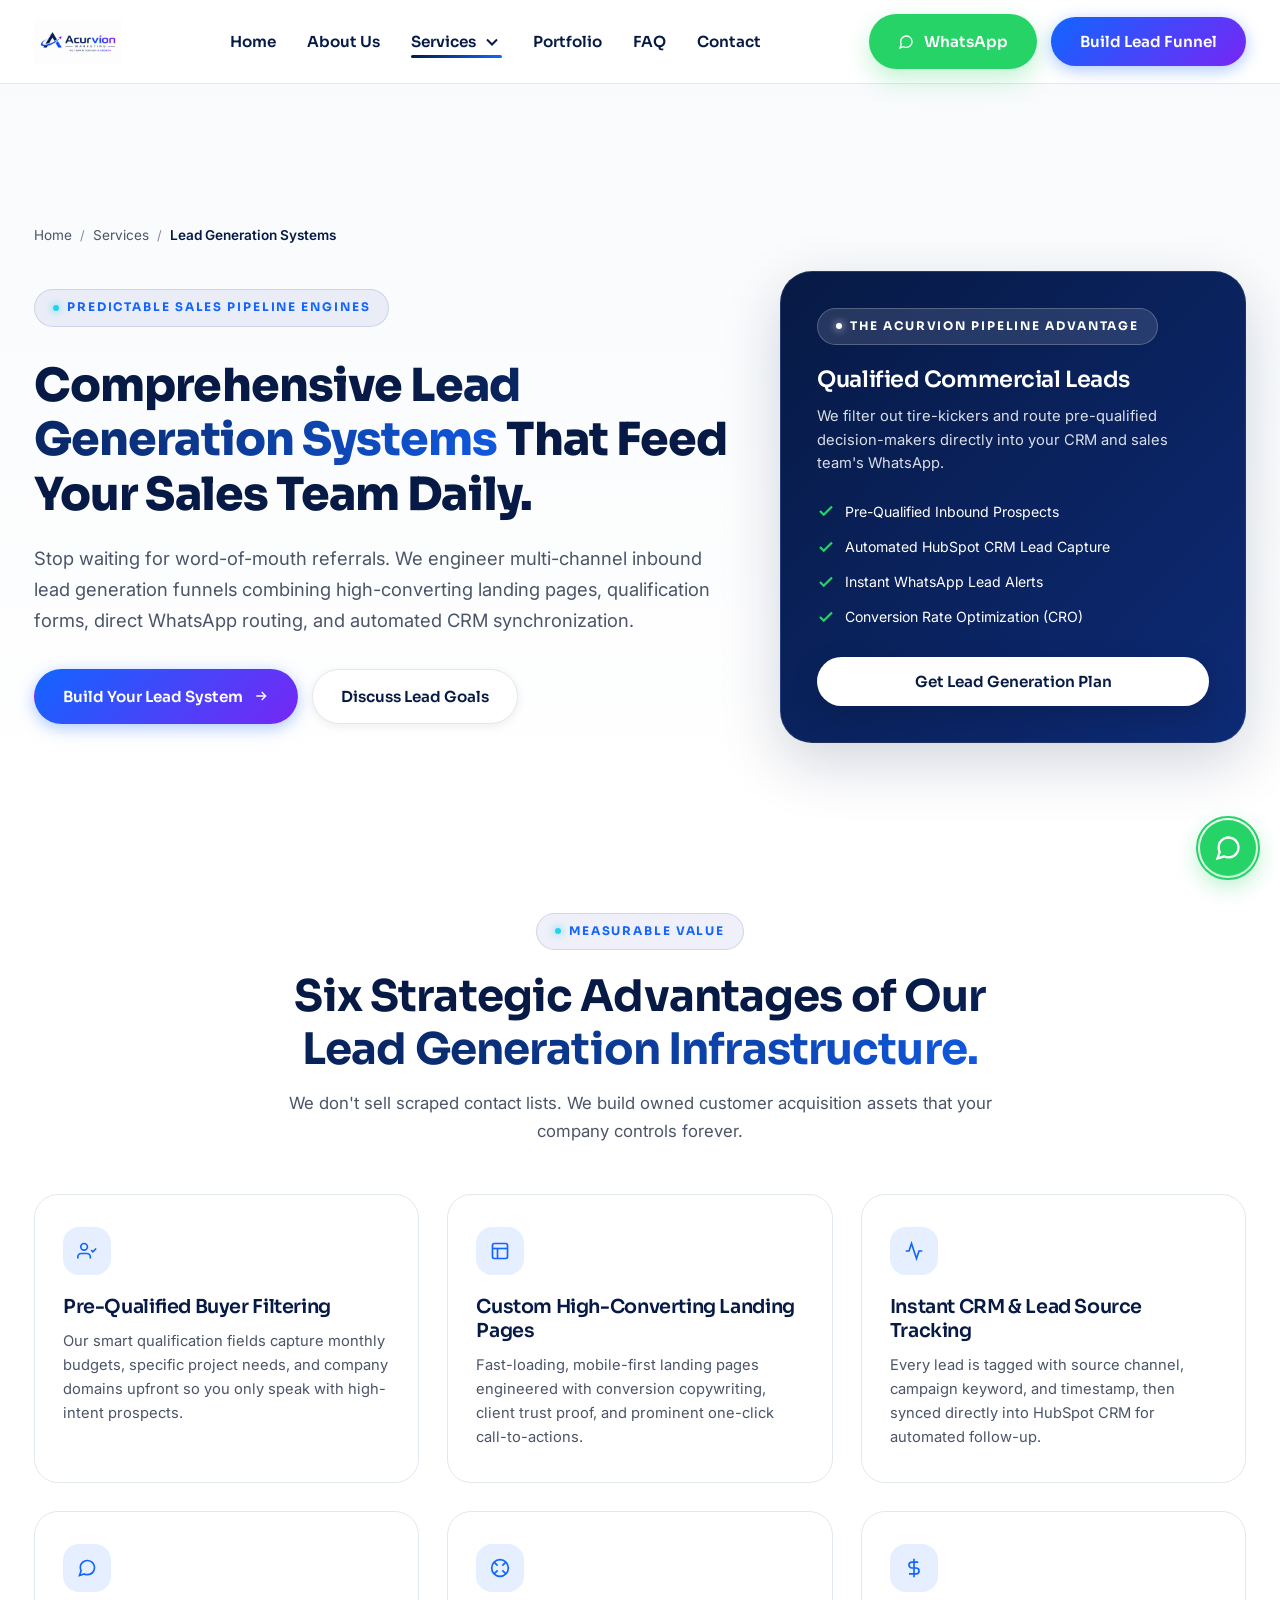
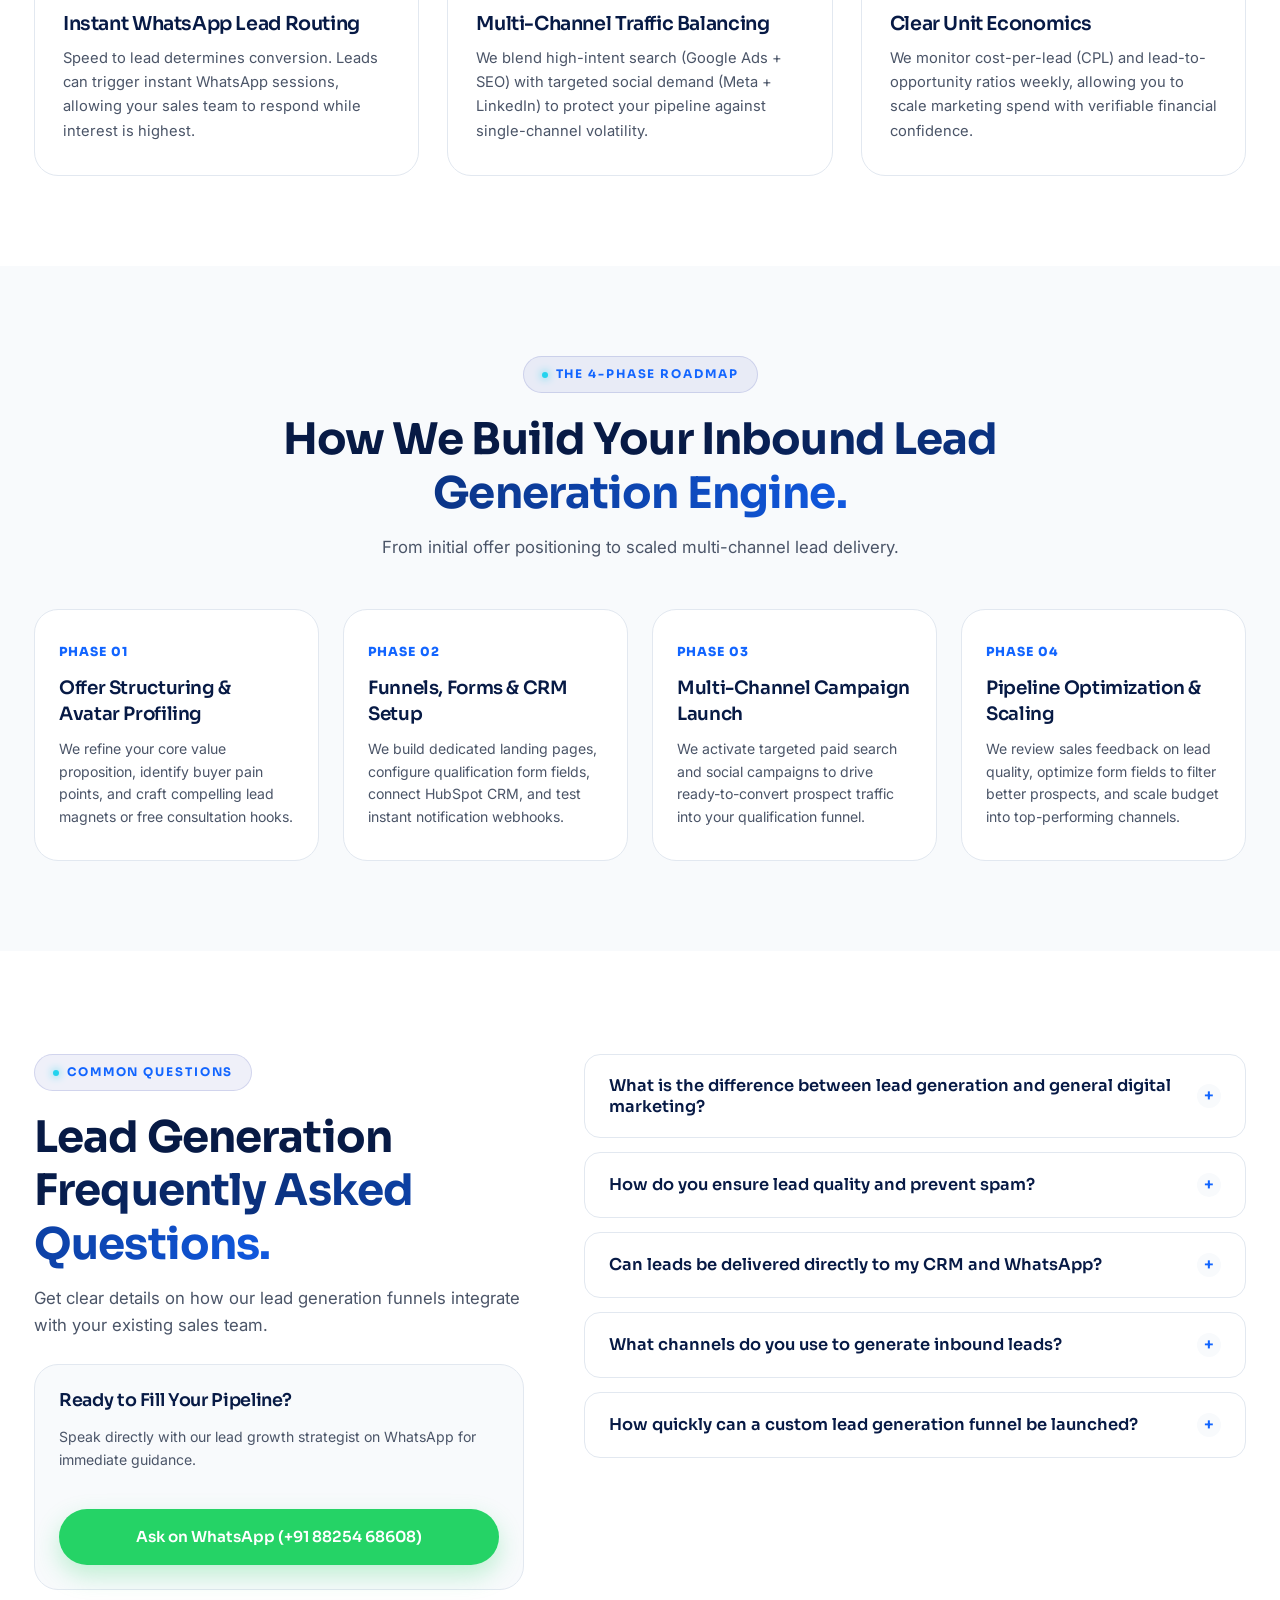
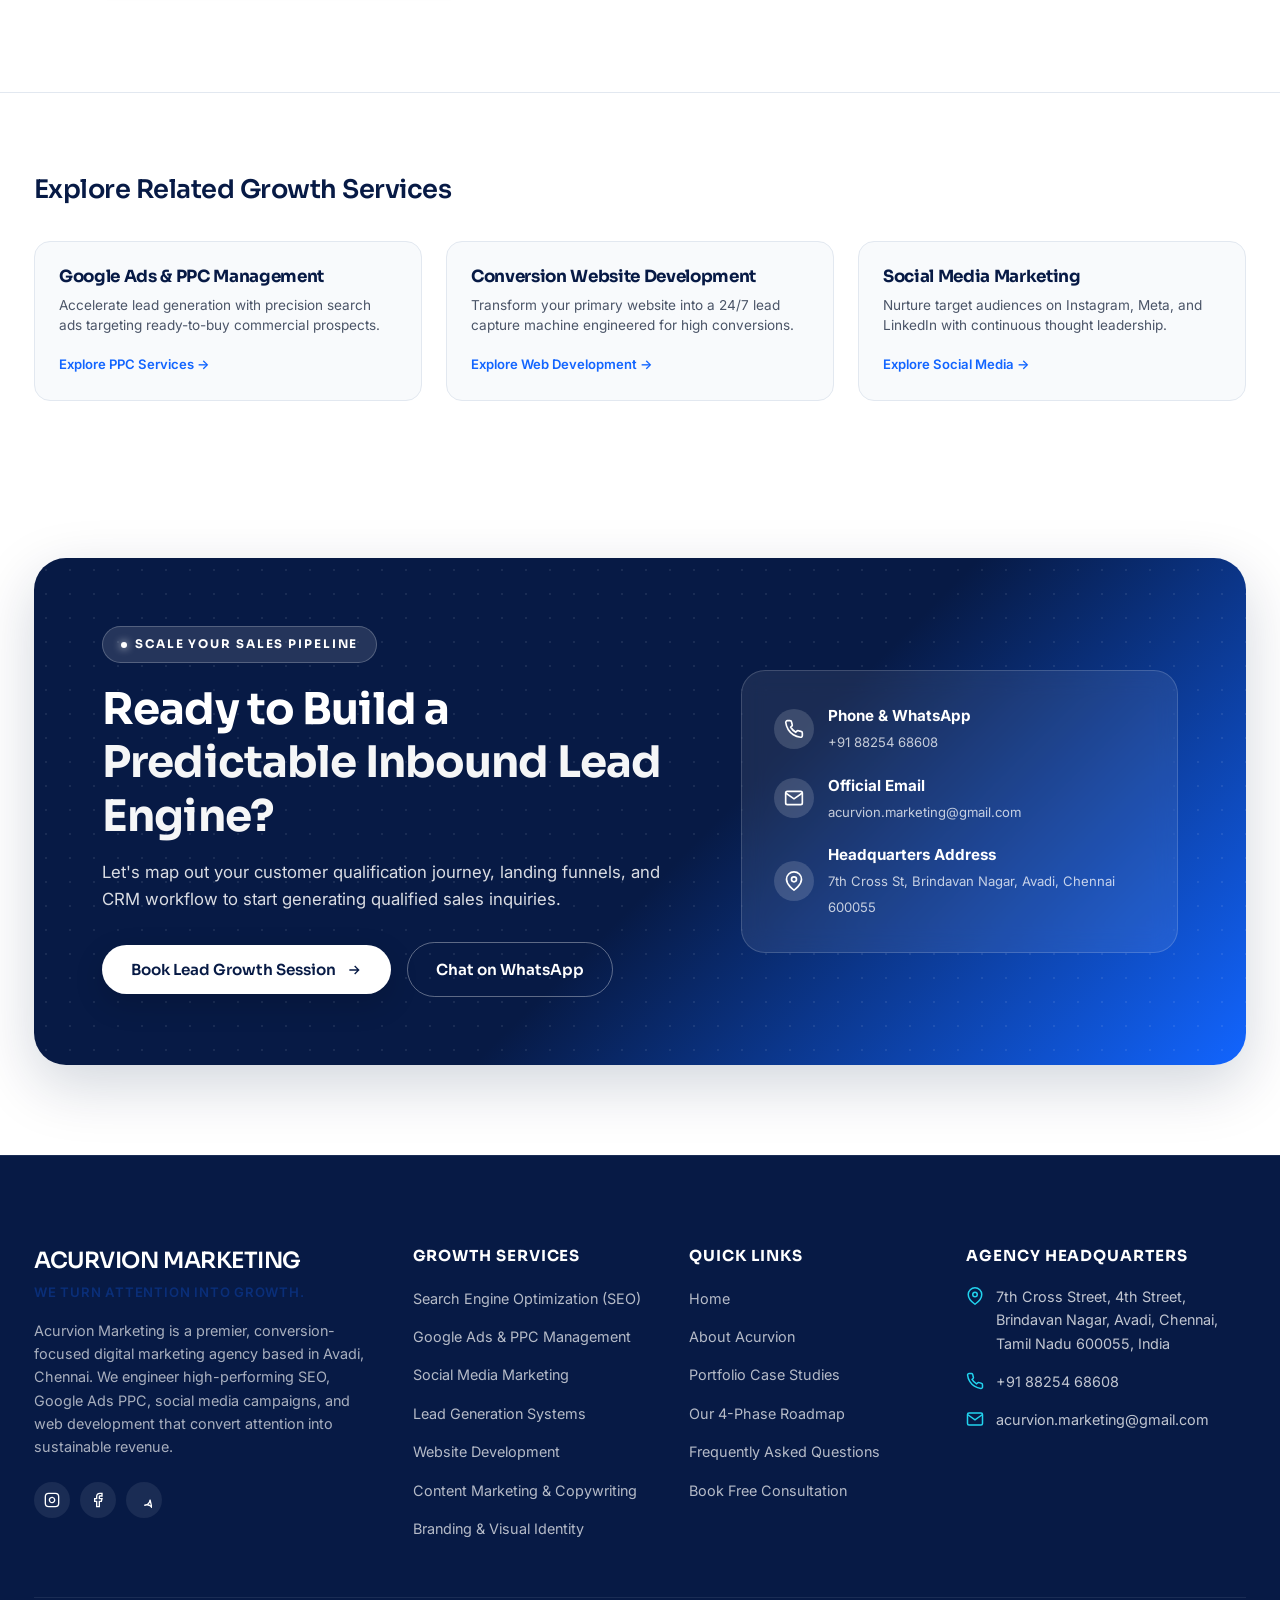
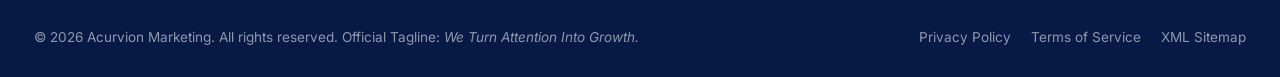
<file: services/lead-generation.html>
<!DOCTYPE html>
<html lang="en">

<head>
  <!-- Google Tag Manager -->
  <script>(function (w, d, s, l, i) {
      w[l] = w[l] || []; w[l].push({
        'gtm.start':
          new Date().getTime(), event: 'gtm.js'
      }); var f = d.getElementsByTagName(s)[0],
        j = d.createElement(s), dl = l != 'dataLayer' ? '&l=' + l : ''; j.async = true; j.src =
        'https://www.googletagmanager.com/gtm.js?id=' + i + dl; f.parentNode.insertBefore(j, f);
    })(window, document, 'script', 'dataLayer', 'GTM-M9968TWX');</script>
  <!-- End Google Tag Manager -->

  <meta charset="UTF-8">
  <meta name="viewport" content="width=device-width, initial-scale=1.0">
  <title>B2B & B2C Lead Generation Services Chennai | High-Intent Pipeline - Acurvion Marketing</title>

  <!-- Primary SEO Meta Tags -->
  <meta name="description"
    content="Accelerate qualified sales opportunities with Acurvion Marketing's lead generation services in Chennai. Inbound funnels, CRM sync, WhatsApp routing & high-converting landing pages.">
  <meta name="keywords"
    content="Lead Generation Agency Chennai, Lead Generation Company Chennai, Inbound Leads Chennai, B2B Lead Generation India, Performance Marketing Avadi, Lead Gen Agency">
  <meta name="author" content="Acurvion Marketing">
  <meta name="robots" content="index, follow, max-snippet:-1, max-image-preview:large, max-video-preview:-1">
  <link rel="canonical" href="https://acurvionmarketing.vercel.app/services/lead-generation.html">

  <!-- Open Graph / Facebook -->
  <meta property="og:type" content="article">
  <meta property="og:url" content="https://acurvionmarketing.vercel.app/services/lead-generation.html">
  <meta property="og:title" content="Lead Generation Services Chennai | Acurvion Marketing">
  <meta property="og:description"
    content="End-to-end inbound lead generation systems engineered to deliver qualified sales conversations, not just arbitrary form submissions.">
  <meta property="og:image" content="../assets/acurvion-logo.png">

  <!-- Twitter Card -->
  <meta name="twitter:card" content="summary_large_image">
  <meta name="twitter:title" content="Lead Generation Services Chennai | Acurvion Marketing">
  <meta name="twitter:description"
    content="Predictable sales pipelines built on multi-channel lead funnels, CRM automation, and high-converting landing experiences.">
  <meta name="twitter:image" content="../assets/acurvion-logo.png">

  <!-- Favicon -->
  <link rel="icon" type="image/png" href="../assets/acurvion-logo.png">
  <link rel="apple-touch-icon" href="../assets/acurvion-logo.png">

  <!-- Google Fonts -->
  <link rel="preconnect" href="https://fonts.googleapis.com">
  <link rel="preconnect" href="https://fonts.gstatic.com" crossorigin>
  <link
    href="https://fonts.googleapis.com/css2?family=Inter:wght@300;400;500;600;700&family=Sora:wght@400;500;600;700;800&display=swap"
    rel="stylesheet">

  <!-- Stylesheet -->
  <link rel="stylesheet" href="../styles.css?v=3.0">

  <!-- Structured Data: Service, BreadcrumbList & FAQPage JSON-LD -->
  <script type="application/ld+json">
  {
    "@context": "https://schema.org",
    "@graph": [
      {
        "@type": "Service",
        "@id": "https://acurvionmarketing.vercel.app/services/lead-generation.html#service",
        "name": "B2B & B2C Lead Generation Services",
        "serviceType": "Lead Generation",
        "provider": {
          "@type": "Organization",
          "name": "Acurvion Marketing",
          "url": "https://acurvionmarketing.vercel.app/",
          "telephone": "+918825468608",
          "email": "acurvion.marketing@gmail.com"
        },
        "areaServed": [
          { "@type": "City", "name": "Chennai" },
          { "@type": "Country", "name": "India" }
        ],
        "description": "Comprehensive inbound and outbound lead generation architectures including dedicated landing pages, multi-channel ad funnels, HubSpot CRM workflows, and WhatsApp lead routing."
      },
      {
        "@type": "BreadcrumbList",
        "@id": "https://acurvionmarketing.vercel.app/services/lead-generation.html#breadcrumbs",
        "itemListElement": [
          {
            "@type": "ListItem",
            "position": 1,
            "name": "Home",
            "item": "https://acurvionmarketing.vercel.app/"
          },
          {
            "@type": "ListItem",
            "position": 2,
            "name": "Services",
            "item": "https://acurvionmarketing.vercel.app/#services"
          },
          {
            "@type": "ListItem",
            "position": 3,
            "name": "Lead Generation",
            "item": "https://acurvionmarketing.vercel.app/services/lead-generation.html"
          }
        ]
      },
      {
        "@type": "FAQPage",
        "@id": "https://acurvionmarketing.vercel.app/services/lead-generation.html#faq",
        "mainEntity": [
          {
            "@type": "Question",
            "name": "What is the difference between lead generation and general digital marketing?",
            "acceptedAnswer": {
              "@type": "Answer",
              "text": "General marketing often focuses on top-of-funnel reach, impressions, and follower counts. Dedicated lead generation is engineered exclusively around commercial conversion: driving qualified prospects to submit contact details, schedule consultations, and enter your sales pipeline."
            }
          },
          {
            "@type": "Question",
            "name": "How do you ensure lead quality and prevent spam?",
            "acceptedAnswer": {
              "@type": "Answer",
              "text": "We qualify leads upfront using multi-step form fields (such as budget ranges, project requirements, and company size), bot-filtering validation, and specific intent-based copywriting that deters non-serious inquiries."
            }
          },
          {
            "@type": "Question",
            "name": "Can leads be delivered directly to my CRM and WhatsApp?",
            "acceptedAnswer": {
              "@type": "Answer",
              "text": "Yes. We configure automated integrations with HubSpot CRM, Google Sheets, email alerts, and direct WhatsApp routing so your sales team can contact warm leads within minutes."
            }
          },
          {
            "@type": "Question",
            "name": "What channels do you use to generate inbound leads?",
            "acceptedAnswer": {
              "@type": "Answer",
              "text": "We combine high-intent Google Search Ads, targeted Meta Lead Forms, B2B LinkedIn ABM funnels, and organic search topic clusters to create a diversified, predictable acquisition engine."
            }
          },
          {
            "@type": "Question",
            "name": "How quickly can a custom lead generation funnel be launched?",
            "acceptedAnswer": {
              "@type": "Answer",
              "text": "A standard lead generation sprint — comprising landing page development, tracking tag setup, ad creative production, and CRM integration — is typically live within 7 to 10 business days."
            }
          }
        ]
      }
    ]
  }
  </script>
</head>

<body class="service-page">
  <noscript><iframe src="https://www.googletagmanager.com/ns.html?id=GTM-M9968TWX" height="0" width="0"
      style="display:none;visibility:hidden"></iframe></noscript>

  <!-- ================= SITE HEADER ================= -->
  <header class="home-header" id="siteHeader">
    <div class="scroll-progress-bar" id="scrollProgressBar" aria-hidden="true"></div>
    <div class="container home-header-inner">
      <a href="../" class="home-logo" aria-label="Acurvion Marketing">
        <img src="../assets/acurvion-logo.png" alt="Acurvion Marketing Logo" class="home-logo-img" width="160" height="48">
      </a>

      <nav class="home-nav" id="homeNav" aria-label="Primary Navigation">
        <a href="../" class="home-nav-link">Home</a>
        <a href="../#about" class="home-nav-link">About Us</a>

        <div class="home-nav-item open-hover" data-home-dropdown="services">
          <button type="button" class="home-nav-link home-dd-toggle active" aria-haspopup="true" aria-expanded="false">
            Services
            <svg class="home-dd-caret" viewBox="0 0 24 24" fill="none" stroke="currentColor" stroke-width="2.4"><path d="M6 9l6 6 6-6" /></svg>
          </button>
          <div class="home-dropdown" role="menu" aria-label="Growth Services">
            <div class="home-dropdown-grid">
              <a class="home-dropdown-item" role="menuitem" href="seo-services.html">
                <span class="home-dd-icon"><svg viewBox="0 0 24 24" fill="none" stroke="currentColor" stroke-width="2"><circle cx="11" cy="11" r="7" /><path d="M21 21l-4.3-4.3" /></svg></span>
                <span class="home-dd-text"><strong>Search Engine Optimization (SEO)</strong><small>Dominate high-commercial intent keywords</small></span>
              </a>
              <a class="home-dropdown-item" role="menuitem" href="ppc-advertising.html">
                <span class="home-dd-icon"><svg viewBox="0 0 24 24" fill="none" stroke="currentColor" stroke-width="2"><path d="M3 11l18-7-7 18-2.5-7L3 11z" /></svg></span>
                <span class="home-dd-text"><strong>Google Ads &amp; PPC Management</strong><small>Targeted paid acquisition with zero waste</small></span>
              </a>
              <a class="home-dropdown-item" role="menuitem" href="social-media-marketing.html">
                <span class="home-dd-icon"><svg viewBox="0 0 24 24" fill="none" stroke="currentColor" stroke-width="2"><circle cx="18" cy="5" r="3" /><circle cx="6" cy="12" r="3" /><circle cx="18" cy="19" r="3" /><path d="M8.6 10.5l6.8-3.9M8.6 13.5l6.8 3.9" /></svg></span>
                <span class="home-dd-text"><strong>Social Media Marketing</strong><small>Meta, Instagram &amp; LinkedIn lead funnels</small></span>
              </a>
              <a class="home-dropdown-item" role="menuitem" href="lead-generation.html">
                <span class="home-dd-icon"><svg viewBox="0 0 24 24" fill="none" stroke="currentColor" stroke-width="2"><path d="M16 21v-2a4 4 0 0 0-4-4H5a4 4 0 0 0-4 4v2"/><circle cx="8.5" cy="7" r="4"/><polyline points="17 11 19 13 23 9"/></svg></span>
                <span class="home-dd-text"><strong>Lead Generation Systems</strong><small>Qualified inbound B2B &amp; B2C pipeline</small></span>
              </a>
              <a class="home-dropdown-item" role="menuitem" href="website-development.html">
                <span class="home-dd-icon"><svg viewBox="0 0 24 24" fill="none" stroke="currentColor" stroke-width="2"><rect x="3" y="4" width="18" height="13" rx="2" /><path d="M8 21h8M12 17v4" /></svg></span>
                <span class="home-dd-text"><strong>Website Development</strong><small>Fast, mobile-first conversion engines</small></span>
              </a>
              <a class="home-dropdown-item" role="menuitem" href="content-creation.html">
                <span class="home-dd-icon"><svg viewBox="0 0 24 24" fill="none" stroke="currentColor" stroke-width="2"><path d="M4 5h16M4 12h10M4 19h13" /></svg></span>
                <span class="home-dd-text"><strong>Content Creation &amp; Copywriting</strong><small>Persuasive communication that converts</small></span>
              </a>
              <a class="home-dropdown-item" role="menuitem" href="branding-services.html">
                <span class="home-dd-icon"><svg viewBox="0 0 24 24" fill="none" stroke="currentColor" stroke-width="2"><path d="M6 3h12v18l-6-4-6 4V3z" /></svg></span>
                <span class="home-dd-text"><strong>Branding &amp; Visual Identity</strong><small>Distinct visual authority &amp; market positioning</small></span>
              </a>
            </div>
          </div>
        </div>

        <a href="../#portfolio" class="home-nav-link">Portfolio</a>
        <a href="../#faq" class="home-nav-link">FAQ</a>
        <a href="#consultModal" class="home-nav-link" data-consult-trigger data-service="Lead Generation Systems">Contact</a>

        <div class="home-nav-mobile-cta">
          <button type="button" class="home-btn home-btn-primary" data-consult-trigger data-service="Lead Generation Systems" style="width: 100%;">
            <span>Book Lead Strategy Session</span>
          </button>
        </div>
      </nav>

      <div class="home-header-actions">
        <a href="https://wa.me/918825468608?text=Hello%20Acurvion,%20I%20would%20like%20to%20discuss%20Lead%20Generation."
          class="home-btn home-btn-whatsapp" target="_blank" rel="noopener" aria-label="Chat on WhatsApp">
          <svg viewBox="0 0 24 24" fill="none" stroke="currentColor" stroke-width="2">
            <path d="M21 11.5a8.38 8.38 0 01-.9 3.8 8.5 8.5 0 01-7.6 4.7 8.38 8.38 0 01-3.8-.9L3 21l1.9-5.7a8.38 8.38 0 01-.9-3.8 8.5 8.5 0 014.7-7.6 8.38 8.38 0 013.8-.9h.5a8.48 8.48 0 018 8v.5z" />
          </svg>
          <span>WhatsApp</span>
        </a>

        <button type="button" class="home-btn home-btn-primary" data-consult-trigger data-service="Lead Generation Systems">
          <span>Build Lead Funnel</span>
        </button>

        <button class="home-nav-toggle" id="homeNavToggle" type="button" aria-label="Toggle Navigation Menu" aria-expanded="false" aria-controls="homeNav">
          <span></span><span></span><span></span>
        </button>
      </div>
    </div>
  </header>
  <div class="home-nav-backdrop" id="homeNavBackdrop" aria-hidden="true"></div>

  <main>
    <!-- ================= SERVICE HERO ================= -->
    <section class="service-page-hero">
      <div class="container">
        <nav class="breadcrumb-nav" aria-label="Breadcrumb">
          <ol class="breadcrumb-list">
            <li class="breadcrumb-item"><a href="../">Home</a></li>
            <li class="breadcrumb-separator">/</li>
            <li class="breadcrumb-item"><a href="../#services">Services</a></li>
            <li class="breadcrumb-separator">/</li>
            <li class="breadcrumb-item active" aria-current="page">Lead Generation Systems</li>
          </ol>
        </nav>

        <div class="service-hero-grid">
          <div class="service-hero-content">
            <span class="home-eyebrow">PREDICTABLE SALES PIPELINE ENGINES</span>
            <h1>Comprehensive <span class="home-text-accent">Lead Generation Systems</span> That Feed Your Sales Team Daily.</h1>
            <p class="service-hero-lead">
              Stop waiting for word-of-mouth referrals. We engineer multi-channel inbound lead generation funnels combining high-converting landing pages, qualification forms, direct WhatsApp routing, and automated CRM synchronization.
            </p>
            <div style="display: flex; gap: 14px; flex-wrap: wrap;">
              <button type="button" class="home-btn home-btn-primary" data-consult-trigger data-service="Lead Generation Systems">
                <span>Build Your Lead System</span>
                <svg viewBox="0 0 24 24" fill="none" stroke="currentColor" stroke-width="2"><path d="M5 12h14M13 6l6 6-6 6"/></svg>
              </button>
              <a href="https://wa.me/918825468608?text=Hello%20Acurvion,%20I%20want%20to%20scale%20qualified%20inbound%20leads." class="home-btn home-btn-secondary" target="_blank" rel="noopener">
                <span>Discuss Lead Goals</span>
              </a>
            </div>
          </div>

          <div class="service-hero-card">
            <span class="home-eyebrow home-eyebrow-light">THE ACURVION PIPELINE ADVANTAGE</span>
            <h3>Qualified Commercial Leads</h3>
            <p>We filter out tire-kickers and route pre-qualified decision-makers directly into your CRM and sales team's WhatsApp.</p>
            <ul class="service-quick-deliverables">
              <li>
                <svg viewBox="0 0 24 24" fill="none" stroke="currentColor" stroke-width="3" width="18" height="18"><polyline points="20 6 9 17 4 12"/></svg>
                <span>Pre-Qualified Inbound Prospects</span>
              </li>
              <li>
                <svg viewBox="0 0 24 24" fill="none" stroke="currentColor" stroke-width="3" width="18" height="18"><polyline points="20 6 9 17 4 12"/></svg>
                <span>Automated HubSpot CRM Lead Capture</span>
              </li>
              <li>
                <svg viewBox="0 0 24 24" fill="none" stroke="currentColor" stroke-width="3" width="18" height="18"><polyline points="20 6 9 17 4 12"/></svg>
                <span>Instant WhatsApp Lead Alerts</span>
              </li>
              <li>
                <svg viewBox="0 0 24 24" fill="none" stroke="currentColor" stroke-width="3" width="18" height="18"><polyline points="20 6 9 17 4 12"/></svg>
                <span>Conversion Rate Optimization (CRO)</span>
              </li>
            </ul>
            <button type="button" class="home-btn home-btn-white" data-consult-trigger data-service="Lead Generation Systems" style="width: 100%;">
              <span>Get Lead Generation Plan</span>
            </button>
          </div>
        </div>
      </div>
    </section>

    <!-- ================= SERVICE BENEFITS ================= -->
    <section class="service-benefits-section">
      <div class="container">
        <div class="home-section-head">
          <span class="home-eyebrow">MEASURABLE VALUE</span>
          <h2>Six Strategic Advantages of <span class="home-text-accent">Our Lead Generation Infrastructure.</span></h2>
          <p>We don't sell scraped contact lists. We build owned customer acquisition assets that your company controls forever.</p>
        </div>

        <div class="service-benefits-grid">
          <div class="service-benefit-card">
            <div class="service-benefit-icon">
              <svg viewBox="0 0 24 24" fill="none" stroke="currentColor" stroke-width="2"><path d="M16 21v-2a4 4 0 0 0-4-4H5a4 4 0 0 0-4 4v2"/><circle cx="8.5" cy="7" r="4"/><polyline points="17 11 19 13 23 9"/></svg>
            </div>
            <h4>Pre-Qualified Buyer Filtering</h4>
            <p>Our smart qualification fields capture monthly budgets, specific project needs, and company domains upfront so you only speak with high-intent prospects.</p>
          </div>

          <div class="service-benefit-card">
            <div class="service-benefit-icon">
              <svg viewBox="0 0 24 24" fill="none" stroke="currentColor" stroke-width="2"><rect x="3" y="3" width="18" height="18" rx="2" ry="2"/><line x1="3" y1="9" x2="21" y2="9"/><line x1="9" y1="21" x2="9" y2="9"/></svg>
            </div>
            <h4>Custom High-Converting Landing Pages</h4>
            <p>Fast-loading, mobile-first landing pages engineered with conversion copywriting, client trust proof, and prominent one-click call-to-actions.</p>
          </div>

          <div class="service-benefit-card">
            <div class="service-benefit-icon">
              <svg viewBox="0 0 24 24" fill="none" stroke="currentColor" stroke-width="2"><polyline points="22 12 18 12 15 21 9 3 6 12 2 12"/></svg>
            </div>
            <h4>Instant CRM &amp; Lead Source Tracking</h4>
            <p>Every lead is tagged with source channel, campaign keyword, and timestamp, then synced directly into HubSpot CRM for automated follow-up.</p>
          </div>

          <div class="service-benefit-card">
            <div class="service-benefit-icon">
              <svg viewBox="0 0 24 24" fill="none" stroke="currentColor" stroke-width="2"><path d="M21 11.5a8.38 8.38 0 0 1-.9 3.8 8.5 8.5 0 0 1-7.6 4.7 8.38 8.38 0 0 1-3.8-.9L3 21l1.9-5.7a8.38 8.38 0 0 1-.9-3.8 8.5 8.5 0 0 1 4.7-7.6 8.38 8.38 0 0 1 3.8-.9h.5a8.48 8.48 0 0 1 8 8v.5z"/></svg>
            </div>
            <h4>Instant WhatsApp Lead Routing</h4>
            <p>Speed to lead determines conversion. Leads can trigger instant WhatsApp sessions, allowing your sales team to respond while interest is highest.</p>
          </div>

          <div class="service-benefit-card">
            <div class="service-benefit-icon">
              <svg viewBox="0 0 24 24" fill="none" stroke="currentColor" stroke-width="2"><circle cx="12" cy="12" r="10"/><path d="m4.93 4.93 4.24 4.24"/><path d="m14.83 9.17 4.24-4.24"/><path d="m14.83 14.83 4.24 4.24"/><path d="m9.17 14.83-4.24 4.24"/></svg>
            </div>
            <h4>Multi-Channel Traffic Balancing</h4>
            <p>We blend high-intent search (Google Ads + SEO) with targeted social demand (Meta + LinkedIn) to protect your pipeline against single-channel volatility.</p>
          </div>

          <div class="service-benefit-card">
            <div class="service-benefit-icon">
              <svg viewBox="0 0 24 24" fill="none" stroke="currentColor" stroke-width="2"><line x1="12" y1="1" x2="12" y2="23"/><path d="M17 5H9.5a3.5 3.5 0 0 0 0 7h5a3.5 3.5 0 0 1 0 7H6"/></svg>
            </div>
            <h4>Clear Unit Economics</h4>
            <p>We monitor cost-per-lead (CPL) and lead-to-opportunity ratios weekly, allowing you to scale marketing spend with verifiable financial confidence.</p>
          </div>
        </div>
      </div>
    </section>

    <!-- ================= WORKING PROCESS ================= -->
    <section class="service-process-section">
      <div class="container">
        <div class="home-section-head">
          <span class="home-eyebrow">THE 4-PHASE ROADMAP</span>
          <h2>How We Build Your <span class="home-text-accent">Inbound Lead Generation Engine.</span></h2>
          <p>From initial offer positioning to scaled multi-channel lead delivery.</p>
        </div>

        <div class="service-process-grid">
          <div class="service-process-card">
            <span class="service-process-step-num">PHASE 01</span>
            <h4>Offer Structuring &amp; Avatar Profiling</h4>
            <p>We refine your core value proposition, identify buyer pain points, and craft compelling lead magnets or free consultation hooks.</p>
          </div>

          <div class="service-process-card">
            <span class="service-process-step-num">PHASE 02</span>
            <h4>Funnels, Forms &amp; CRM Setup</h4>
            <p>We build dedicated landing pages, configure qualification form fields, connect HubSpot CRM, and test instant notification webhooks.</p>
          </div>

          <div class="service-process-card">
            <span class="service-process-step-num">PHASE 03</span>
            <h4>Multi-Channel Campaign Launch</h4>
            <p>We activate targeted paid search and social campaigns to drive ready-to-convert prospect traffic into your qualification funnel.</p>
          </div>

          <div class="service-process-card">
            <span class="service-process-step-num">PHASE 04</span>
            <h4>Pipeline Optimization &amp; Scaling</h4>
            <p>We review sales feedback on lead quality, optimize form fields to filter better prospects, and scale budget into top-performing channels.</p>
          </div>
        </div>
      </div>
    </section>

    <!-- ================= FAQS ================= -->
    <section class="home-faq-section" id="faq">
      <div class="container home-faq-wrap">
        <div class="home-faq-left">
          <span class="home-eyebrow">COMMON QUESTIONS</span>
          <h2>Lead Generation <span class="home-text-accent">Frequently Asked Questions.</span></h2>
          <p>Get clear details on how our lead generation funnels integrate with your existing sales team.</p>
          <div class="home-faq-contact-card">
            <h4>Ready to Fill Your Pipeline?</h4>
            <p>Speak directly with our lead growth strategist on WhatsApp for immediate guidance.</p>
            <a href="https://wa.me/918825468608?text=Hello%20Acurvion,%20I%20have%20questions%20about%20lead%20generation." target="_blank" rel="noopener" class="home-btn home-btn-whatsapp">
              <span>Ask on WhatsApp (+91 88254 68608)</span>
            </a>
          </div>
        </div>

        <div class="home-faq-list">
          <div class="home-faq-item">
            <button type="button" class="home-faq-question" aria-expanded="false">
              <span>What is the difference between lead generation and general digital marketing?</span>
              <span class="home-faq-icon">+</span>
            </button>
            <div class="home-faq-answer">
              <p>General marketing often focuses on top-of-funnel reach, impressions, and follower counts. Dedicated lead generation is engineered exclusively around commercial conversion: driving qualified prospects to submit contact details, schedule consultations, and enter your sales pipeline.</p>
            </div>
          </div>

          <div class="home-faq-item">
            <button type="button" class="home-faq-question" aria-expanded="false">
              <span>How do you ensure lead quality and prevent spam?</span>
              <span class="home-faq-icon">+</span>
            </button>
            <div class="home-faq-answer">
              <p>We qualify leads upfront using multi-step form fields (such as budget ranges, project requirements, and company size), bot-filtering validation, and specific intent-based copywriting that deters non-serious inquiries.</p>
            </div>
          </div>

          <div class="home-faq-item">
            <button type="button" class="home-faq-question" aria-expanded="false">
              <span>Can leads be delivered directly to my CRM and WhatsApp?</span>
              <span class="home-faq-icon">+</span>
            </button>
            <div class="home-faq-answer">
              <p>Yes. We configure automated integrations with HubSpot CRM, Google Sheets, email alerts, and direct WhatsApp routing so your sales team can contact warm leads within minutes.</p>
            </div>
          </div>

          <div class="home-faq-item">
            <button type="button" class="home-faq-question" aria-expanded="false">
              <span>What channels do you use to generate inbound leads?</span>
              <span class="home-faq-icon">+</span>
            </button>
            <div class="home-faq-answer">
              <p>We combine high-intent Google Search Ads, targeted Meta Lead Forms, B2B LinkedIn ABM funnels, and organic search topic clusters to create a diversified, predictable acquisition engine.</p>
            </div>
          </div>

          <div class="home-faq-item">
            <button type="button" class="home-faq-question" aria-expanded="false">
              <span>How quickly can a custom lead generation funnel be launched?</span>
              <span class="home-faq-icon">+</span>
            </button>
            <div class="home-faq-answer">
              <p>A standard lead generation sprint — comprising landing page development, tracking tag setup, ad creative production, and CRM integration — is typically live within 7 to 10 business days.</p>
            </div>
          </div>
        </div>
      </div>
    </section>

    <!-- ================= RELATED SERVICES ================= -->
    <section class="service-related-section">
      <div class="container">
        <h3>Explore Related Growth Services</h3>
        <div class="service-related-grid">
          <a href="ppc-advertising.html" class="service-related-card">
            <h5>Google Ads &amp; PPC Management</h5>
            <p>Accelerate lead generation with precision search ads targeting ready-to-buy commercial prospects.</p>
            <span class="service-related-link">Explore PPC Services &rarr;</span>
          </a>
          <a href="website-development.html" class="service-related-card">
            <h5>Conversion Website Development</h5>
            <p>Transform your primary website into a 24/7 lead capture machine engineered for high conversions.</p>
            <span class="service-related-link">Explore Web Development &rarr;</span>
          </a>
          <a href="social-media-marketing.html" class="service-related-card">
            <h5>Social Media Marketing</h5>
            <p>Nurture target audiences on Instagram, Meta, and LinkedIn with continuous thought leadership.</p>
            <span class="service-related-link">Explore Social Media &rarr;</span>
          </a>
        </div>
      </div>
    </section>

    <!-- ================= CLOSING CTA ================= -->
    <section class="home-cta-section" id="contact">
      <div class="container">
        <div class="home-cta-grid">
          <div class="home-cta-content">
            <span class="home-eyebrow home-eyebrow-light">SCALE YOUR SALES PIPELINE</span>
            <h2>Ready to Build a <span class="home-text-accent-light">Predictable Inbound Lead Engine?</span></h2>
            <p>Let's map out your customer qualification journey, landing funnels, and CRM workflow to start generating qualified sales inquiries.</p>

            <div class="home-cta-actions">
              <button type="button" class="home-btn home-btn-white" data-consult-trigger data-service="Lead Generation Systems">
                <span>Book Lead Growth Session</span>
                <svg viewBox="0 0 24 24" fill="none" stroke="currentColor" stroke-width="2"><path d="M5 12h14M13 6l6 6-6 6" /></svg>
              </button>
              <a href="https://wa.me/918825468608?text=Hello%20Acurvion,%20I%20am%20ready%20to%20discuss%20lead%20generation."
                class="home-btn home-btn-outline-light" target="_blank" rel="noopener">
                <span>Chat on WhatsApp</span>
              </a>
            </div>
          </div>

          <div class="home-cta-card-badge">
            <div class="home-cta-badge-item">
              <div class="home-cta-badge-icon"><svg viewBox="0 0 24 24" fill="none" stroke="currentColor" stroke-width="2"><path d="M22 16.92v3a2 2 0 01-2.18 2 19.79 19.79 0 01-8.63-3.07 19.5 19.5 0 01-6-6 19.79 19.79 0 01-3.07-8.67A2 2 0 014.11 2h3a2 2 0 012 1.72 12.84 12.84 0 00.7 2.81 2 2 0 01-.45 2.11L8.09 9.91a16 16 0 006 6l1.27-1.27a2 2 0 012.11-.45 12.84 12.84 0 002.81.7A2 2 0 0122 16.92z" /></svg></div>
              <div class="home-cta-badge-text"><strong>Phone &amp; WhatsApp</strong><span>+91 88254 68608</span></div>
            </div>
            <div class="home-cta-badge-item">
              <div class="home-cta-badge-icon"><svg viewBox="0 0 24 24" fill="none" stroke="currentColor" stroke-width="2"><path d="M4 4h16c1.1 0 2 .9 2 2v12c0 1.1-.9 2-2 2H4c-1.1 0-2-.9-2-2V6c0-1.1.9-2 2-2z" /><polyline points="22,6 12,13 2,6" /></svg></div>
              <div class="home-cta-badge-text"><strong>Official Email</strong><span>acurvion.marketing@gmail.com</span></div>
            </div>
            <div class="home-cta-badge-item">
              <div class="home-cta-badge-icon"><svg viewBox="0 0 24 24" fill="none" stroke="currentColor" stroke-width="2"><path d="M21 10c0 7-9 13-9 13s-9-6-9-13a9 9 0 0118 0z" /><circle cx="12" cy="10" r="3" /></svg></div>
              <div class="home-cta-badge-text"><strong>Headquarters Address</strong><span>7th Cross St, Brindavan Nagar, Avadi, Chennai 600055</span></div>
            </div>
          </div>
        </div>
      </div>
    </section>
  </main>

  <!-- ================= FOOTER ================= -->
  <footer class="home-footer">
    <div class="container">
      <div class="home-footer-grid">
        <div class="home-footer-brand">
          <h4>ACURVION MARKETING</h4>
          <div class="home-footer-tagline">We Turn Attention Into Growth.</div>
          <p class="home-footer-desc">Acurvion Marketing is a premier, conversion-focused digital marketing agency based in Avadi, Chennai. We engineer high-performing SEO, Google Ads PPC, social media campaigns, and web development that convert attention into sustainable revenue.</p>
          <div class="home-footer-socials">
            <a href="https://www.instagram.com/acurvion.marketing" class="home-social-link" target="_blank" rel="noopener" aria-label="Acurvion on Instagram">
              <svg viewBox="0 0 24 24" fill="none" stroke="currentColor" stroke-width="2"><rect x="2" y="2" width="20" height="20" rx="5" ry="5" /><path d="M16 11.37A4 4 0 1112.63 8 4 4 0 0116 11.37z" /><line x1="17.5" y1="6.5" x2="17.51" y2="6.5" /></svg>
            </a>
            <a href="https://www.facebook.com/profile.php?id=61586639406877" class="home-social-link" target="_blank" rel="noopener" aria-label="Acurvion on Facebook">
              <svg viewBox="0 0 24 24" fill="none" stroke="currentColor" stroke-width="2"><path d="M18 2h-3a5 5 0 00-5 5v3H7v4h3v8h4v-8h3l1-4h-4V7a1 1 0 011-1h3z" /></svg>
            </a>
            <a href="https://wa.me/918825468608" class="home-social-link" target="_blank" rel="noopener" aria-label="Acurvion on WhatsApp">
              <svg viewBox="0 0 24 24" fill="none" stroke="currentColor" stroke-width="2"><path d="M21 11.5a8.38 8.38 0 01-.9 3.8 8.5 8.5 0 01-7.6 4.7 8.38 8.38 0 013.8-.9h.5a8.48 8.48 0 018 8v.5z" /></svg>
            </a>
          </div>
        </div>

        <div class="home-footer-col">
          <h5>Growth Services</h5>
          <ul class="home-footer-links">
            <li><a href="seo-services.html">Search Engine Optimization (SEO)</a></li>
            <li><a href="ppc-advertising.html">Google Ads &amp; PPC Management</a></li>
            <li><a href="social-media-marketing.html">Social Media Marketing</a></li>
            <li><a href="lead-generation.html">Lead Generation Systems</a></li>
            <li><a href="website-development.html">Website Development</a></li>
            <li><a href="content-creation.html">Content Marketing &amp; Copywriting</a></li>
            <li><a href="branding-services.html">Branding &amp; Visual Identity</a></li>
          </ul>
        </div>

        <div class="home-footer-col">
          <h5>Quick Links</h5>
          <ul class="home-footer-links">
            <li><a href="../">Home</a></li>
            <li><a href="../#about">About Acurvion</a></li>
            <li><a href="../#portfolio">Portfolio Case Studies</a></li>
            <li><a href="../#journey">Our 4-Phase Roadmap</a></li>
            <li><a href="../#faq">Frequently Asked Questions</a></li>
            <li><a href="#consultModal" data-consult-trigger data-service="Lead Generation Systems">Book Free Consultation</a></li>
          </ul>
        </div>

        <div class="home-footer-col">
          <h5>Agency Headquarters</h5>
          <div class="home-footer-contact-item">
            <svg viewBox="0 0 24 24" fill="none" stroke="currentColor" stroke-width="2"><path d="M21 10c0 7-9 13-9 13s-9-6-9-13a9 9 0 0118 0z" /><circle cx="12" cy="10" r="3" /></svg>
            <span>7th Cross Street, 4th Street, Brindavan Nagar, Avadi, Chennai, Tamil Nadu 600055, India</span>
          </div>
          <div class="home-footer-contact-item">
            <svg viewBox="0 0 24 24" fill="none" stroke="currentColor" stroke-width="2"><path d="M22 16.92v3a2 2 0 01-2.18 2 19.79 19.79 0 01-8.63-3.07 19.5 19.5 0 01-6-6 19.79 19.79 0 01-3.07-8.67A2 2 0 014.11 2h3a2 2 0 012 1.72 12.84 12.84 0 00.7 2.81 2 2 0 01-.45 2.11L8.09 9.91a16 16 0 006 6l1.27-1.27a2 2 0 012.11-.45 12.84 12.84 0 002.81.7A2 2 0 0122 16.92z" /></svg>
            <a href="tel:+918825468608">+91 88254 68608</a>
          </div>
          <div class="home-footer-contact-item">
            <svg viewBox="0 0 24 24" fill="none" stroke="currentColor" stroke-width="2"><path d="M4 4h16c1.1 0 2 .9 2 2v12c0 1.1-.9 2-2 2H4c-1.1 0-2-.9-2-2V6c0-1.1.9-2 2-2z" /><polyline points="22,6 12,13 2,6" /></svg>
            <a href="mailto:acurvion.marketing@gmail.com">acurvion.marketing@gmail.com</a>
          </div>
        </div>
      </div>

      <div class="home-footer-bottom">
        <div>&copy; 2026 Acurvion Marketing. All rights reserved. Official Tagline: <em>We Turn Attention Into Growth.</em></div>
        <div class="home-footer-bottom-links">
          <a href="../#about">Privacy Policy</a>
          <a href="../#about">Terms of Service</a>
          <a href="../sitemap.xml">XML Sitemap</a>
        </div>
      </div>
    </div>
  </footer>

  <!-- Floating Actions -->
  <aside class="floating-actions" aria-label="Instant Contact Options">
    <button type="button" id="scrollTopBtn" class="floating-scroll-top" aria-label="Scroll back to top">
      <svg viewBox="0 0 24 24" fill="none" stroke="currentColor" stroke-width="2.5" width="20" height="20"><path d="M18 15l-6-6-6 6"/></svg>
    </button>
    <a href="https://wa.me/918825468608?text=Hello%20Acurvion,%20I%20would%20like%20to%20discuss%20Lead%20Generation." class="floating-whatsapp-btn" target="_blank" rel="noopener" aria-label="Chat Directly on WhatsApp">
      <span class="floating-pulse"></span>
      <svg viewBox="0 0 24 24" fill="none" stroke="currentColor" stroke-width="2"><path d="M21 11.5a8.38 8.38 0 01-.9 3.8 8.5 8.5 0 01-7.6 4.7 8.38 8.38 0 01-3.8-.9L3 21l1.9-5.7a8.38 8.38 0 01-.9-3.8 8.5 8.5 0 014.7-7.6 8.38 8.38 0 013.8-.9h.5a8.48 8.48 0 018 8v.5z" /></svg>
    </a>
  </aside>

  <!-- Consultation Modal -->
  <div class="modal-overlay" id="consultModal" role="dialog" aria-modal="true" aria-labelledby="modalTitle">
    <div class="modal-dialog">
      <button class="modal-close-btn" id="closeConsultModal" aria-label="Close modal">&times;</button>
      <div id="modalFormContainer">
        <div class="modal-header">
          <span class="home-eyebrow" id="modalEyebrow" style="margin-bottom: 8px;">FREE 30-MIN STRATEGY CALL</span>
          <h3 id="modalTitle">Book Your Free Growth Consultation</h3>
          <p id="modalLead">Speak directly with our senior growth strategist. No high-pressure sales — just actionable insights to scale your digital presence.</p>
        </div>

        <form id="consultForm" class="modal-form" novalidate>
          <div class="form-row">
            <div class="form-group">
              <label for="consultName">Full Name *</label>
              <input type="text" id="consultName" class="form-control" placeholder="e.g. Ramesh Kumar" required>
              <span class="form-error-msg">Please enter your full name</span>
            </div>
            <div class="form-group">
              <label for="consultCompany">Business / Company Name</label>
              <input type="text" id="consultCompany" class="form-control" placeholder="e.g. Apex Enterprises">
            </div>
          </div>

          <div class="form-row">
            <div class="form-group">
              <label for="consultEmail">Business Email *</label>
              <input type="email" id="consultEmail" class="form-control" placeholder="e.g. ramesh@apex.com" required>
              <span class="form-error-msg">Please enter a valid business email</span>
            </div>
            <div class="form-group">
              <label for="consultPhone">Phone / WhatsApp Number *</label>
              <input type="tel" id="consultPhone" class="form-control" placeholder="e.g. +91 88254 68608" required>
              <span class="form-error-msg">Please enter a valid phone number</span>
            </div>
          </div>

          <div class="form-row">
            <div class="form-group">
              <label for="consultWebsite">Website URL (optional)</label>
              <input type="url" id="consultWebsite" class="form-control" placeholder="e.g. https://apex.com">
            </div>
            <div class="form-group">
              <label for="modalService">Required Service *</label>
              <select id="modalService" class="form-control" required>
                <option value="Search Engine Optimization (SEO)">Search Engine Optimization (SEO)</option>
                <option value="Google Ads & PPC Management">Google Ads &amp; PPC Management</option>
                <option value="Social Media Marketing">Social Media Marketing</option>
                <option value="Lead Generation Systems" selected>Lead Generation Systems</option>
                <option value="Website Development">Website Development</option>
                <option value="Content Creation & Copywriting">Content Creation &amp; Copywriting</option>
                <option value="Branding & Visual Identity">Branding &amp; Visual Identity</option>
                <option value="Full Omnichannel Growth Package">Full Omnichannel Growth Package</option>
              </select>
            </div>
          </div>

          <div class="form-group">
            <label for="consultBudget">Monthly Marketing Budget *</label>
            <select id="consultBudget" class="form-control" required>
              <option value="₹25,000 - ₹50,000 / month">₹25,000 – ₹50,000 / month (Local Growth Sprint)</option>
              <option value="₹50,000 - ₹1,00,000 / month" selected>₹50,000 – ₹1,00,000 / month (Scale Phase)</option>
              <option value="₹1,00,000+ / month">₹1,00,000+ / month (Market Dominance)</option>
              <option value="International / Custom Scope">International / Custom Scope ($1,500+ / month)</option>
            </select>
          </div>

          <div class="form-group">
            <label for="consultNotes">Project Requirements &amp; Target Pipeline</label>
            <textarea id="consultNotes" class="form-control" placeholder="Describe your target prospect profiles, expected monthly lead volume, or current sales challenges..."></textarea>
          </div>

          <div class="form-group form-group-checkbox">
            <input type="checkbox" id="consultConsent" required checked>
            <label for="consultConsent" class="form-checkbox-label">
              I consent to Acurvion Marketing contacting me regarding this consultation request. We respect your confidentiality.
            </label>
            <span class="form-error-msg">You must accept the privacy policy</span>
          </div>

          <button type="submit" id="consultSubmitBtn" class="home-btn home-btn-primary" style="width: 100%; margin-top: 8px;">
            <span>Submit Strategy Request</span>
            <svg viewBox="0 0 24 24" fill="none" stroke="currentColor" stroke-width="2"><path d="M5 12h14M13 6l6 6-6 6" /></svg>
          </button>
        </form>
      </div>

      <div id="modalSuccessContainer" style="display: none;"></div>
    </div>
  </div>

  <script src="../app.js"></script>
</body>

</html>
</file>
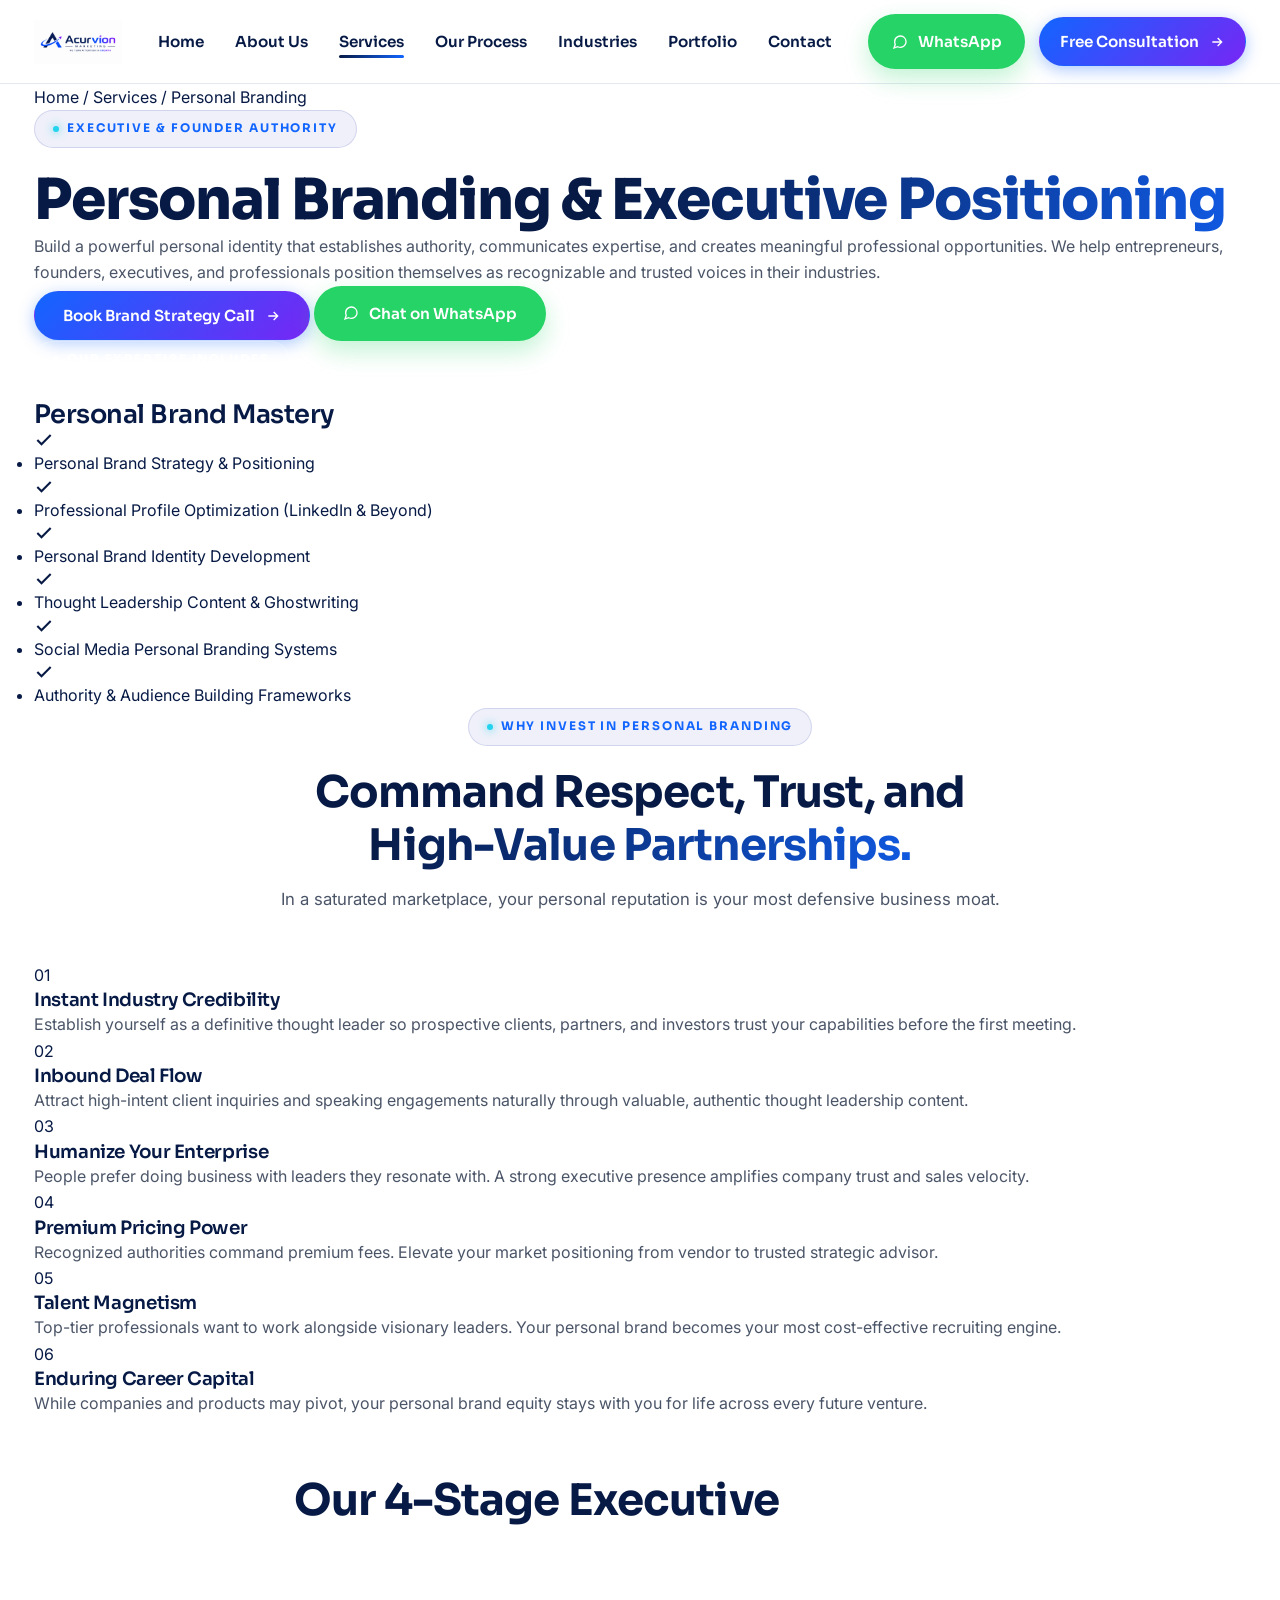
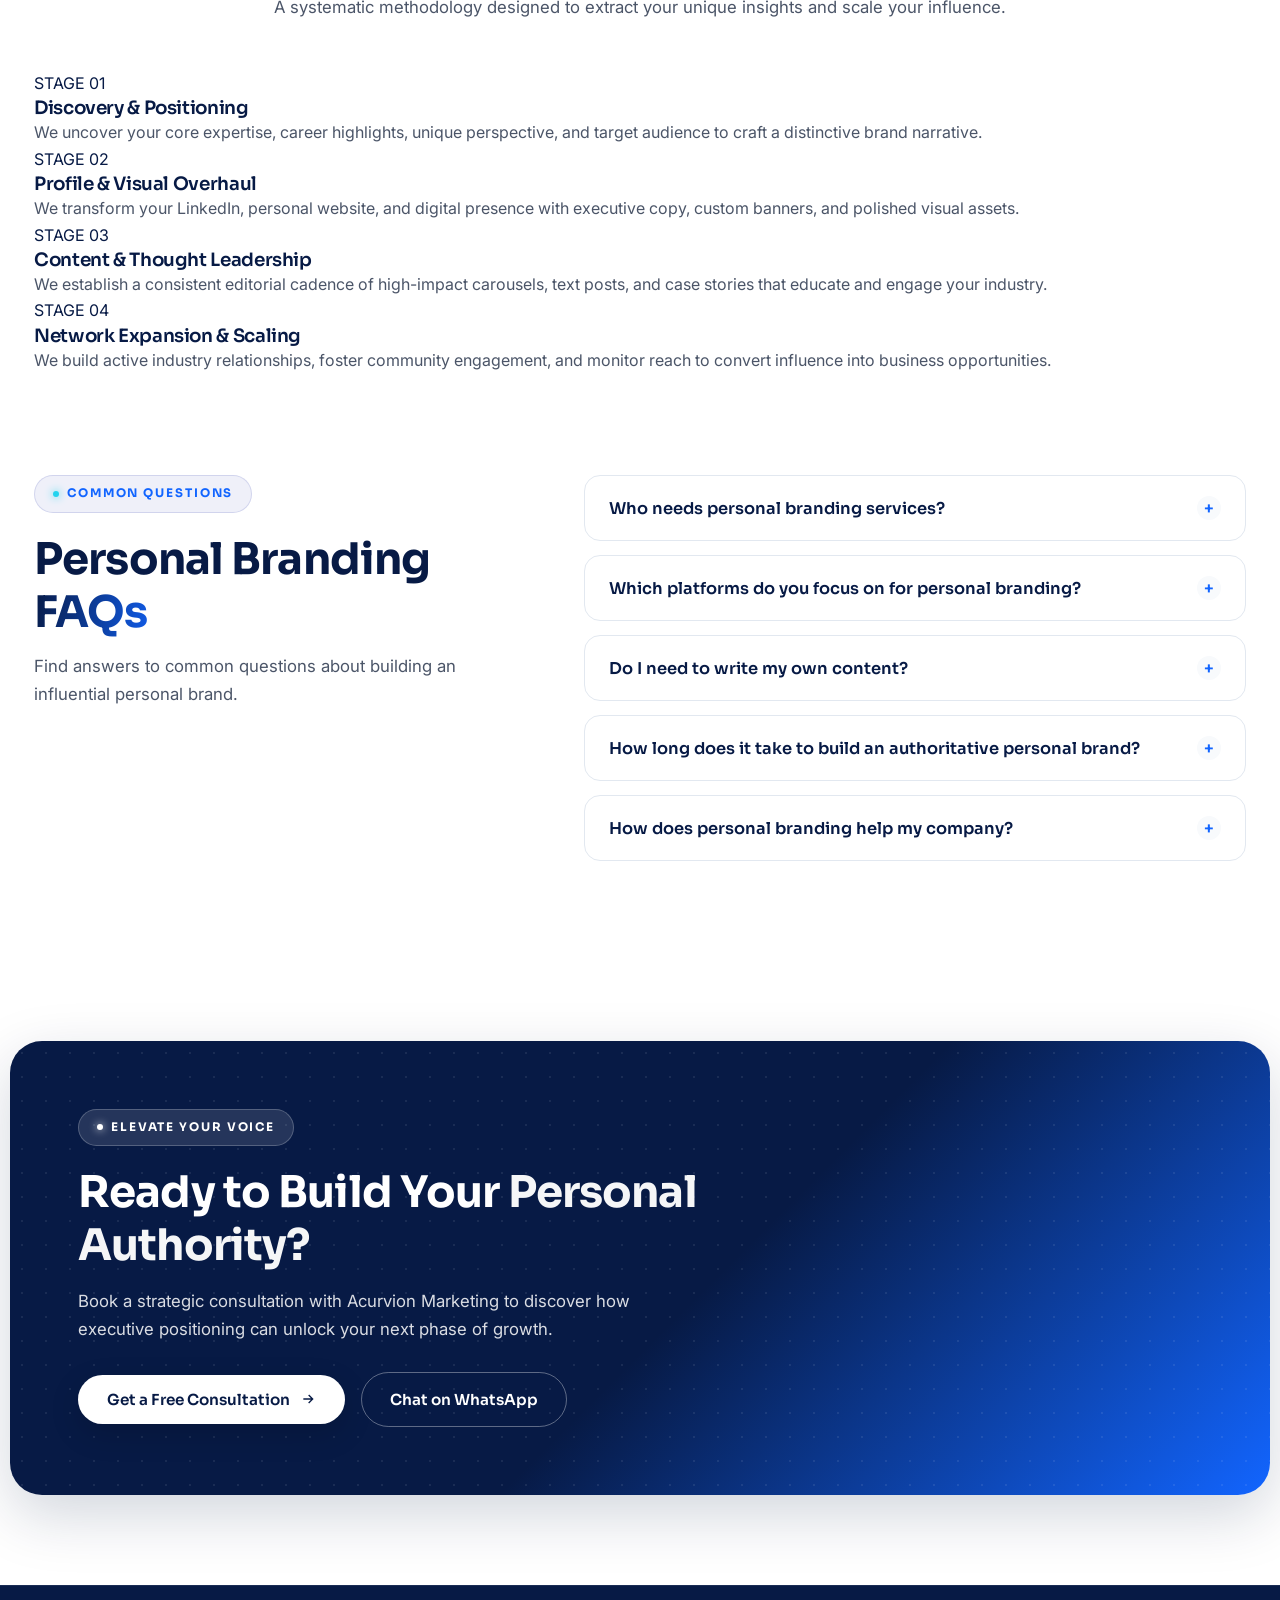
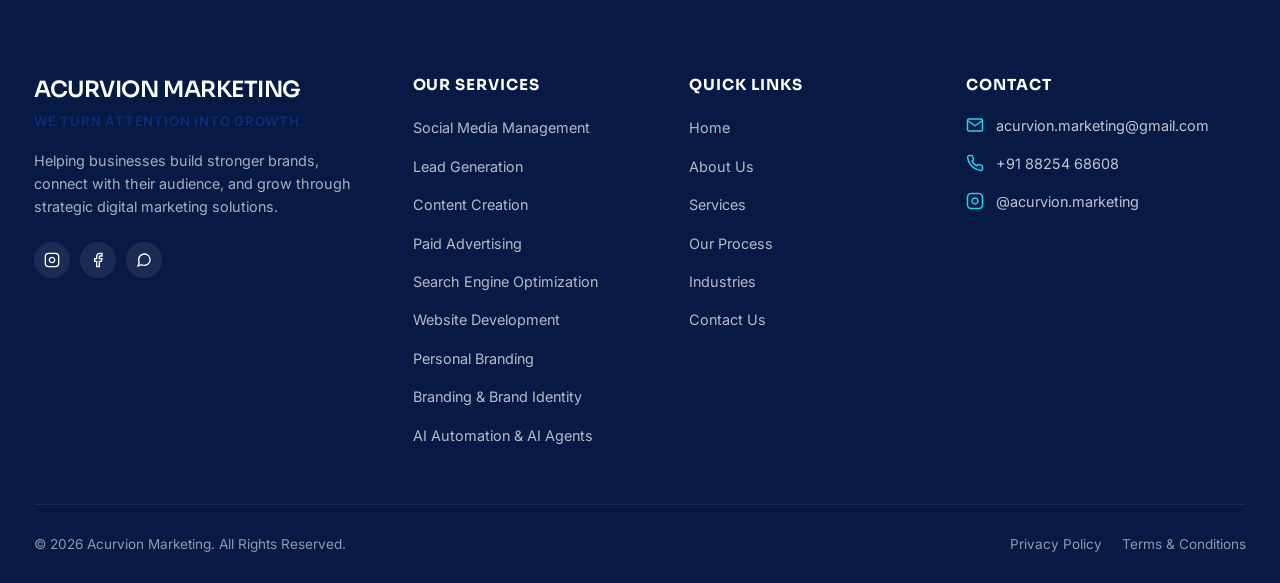
<file: services/personal-branding.html>
<!DOCTYPE html>
<html lang="en">

<head>
  <!-- Google Tag Manager -->
  <script>(function (w, d, s, l, i) {
      w[l] = w[l] || []; w[l].push({
        'gtm.start':
          new Date().getTime(), event: 'gtm.js'
      }); var f = d.getElementsByTagName(s)[0],
        j = d.createElement(s), dl = l != 'dataLayer' ? '&l=' + l : ''; j.async = true; j.src =
        'https://www.googletagmanager.com/gtm.js?id=' + i + dl; f.parentNode.insertBefore(j, f);
    })(window, document, 'script', 'dataLayer', 'GTM-M9968TWX');</script>
  <!-- End Google Tag Manager -->

  <meta charset="UTF-8">
  <meta name="viewport" content="width=device-width, initial-scale=1.0">
  <title>Personal Branding Services Chennai | Executive & Founder Identity - Acurvion Marketing</title>

  <!-- Primary SEO Meta Tags -->
  <meta name="description"
    content="Build a commanding personal brand with Acurvion Marketing. Executive positioning, LinkedIn thought leadership, profile optimization, and authority-building for founders, executives, and creators.">
  <meta name="keywords"
    content="Personal Branding Chennai, Executive Branding Agency, Founder Branding Chennai, LinkedIn Thought Leadership, Personal Brand Strategy, Authority Building Chennai">
  <meta name="author" content="Acurvion Marketing">
  <meta name="robots" content="index, follow, max-snippet:-1, max-image-preview:large, max-video-preview:-1">
  <link rel="canonical" href="https://acurvionmarketing.vercel.app/services/personal-branding.html">

  <!-- Open Graph / Facebook -->
  <meta property="og:type" content="article">
  <meta property="og:url" content="https://acurvionmarketing.vercel.app/services/personal-branding.html">
  <meta property="og:title" content="Personal Branding Services | Acurvion Marketing">
  <meta property="og:description"
    content="Establish industry authority and open high-value professional opportunities with strategic personal branding for executives and founders.">
  <meta property="og:image" content="../assets/acurvion-logo.png">

  <!-- Twitter Card -->
  <meta name="twitter:card" content="summary_large_image">
  <meta name="twitter:title" content="Personal Branding Services | Acurvion Marketing">
  <meta name="twitter:description"
    content="Strategic personal branding, thought leadership, and digital presence engineering for ambitious professionals.">
  <meta name="twitter:image" content="../assets/acurvion-logo.png">

  <!-- Favicon -->
  <link rel="icon" type="image/png" href="../assets/acurvion-logo.png">
  <link rel="apple-touch-icon" href="../assets/acurvion-logo.png">

  <!-- Google Fonts -->
  <link rel="preconnect" href="https://fonts.googleapis.com">
  <link rel="preconnect" href="https://fonts.gstatic.com" crossorigin>
  <link
    href="https://fonts.googleapis.com/css2?family=Inter:wght@300;400;500;600;700&family=Sora:wght@400;500;600;700;800&display=swap"
    rel="stylesheet">

  <!-- Stylesheet -->
  <link rel="stylesheet" href="../styles.css?v=3.0">

  <!-- Structured Data: Service, BreadcrumbList & FAQPage JSON-LD -->
  <script type="application/ld+json">
  {
    "@context": "https://schema.org",
    "@graph": [
      {
        "@type": "Service",
        "@id": "https://acurvionmarketing.vercel.app/services/personal-branding.html#service",
        "name": "Personal Branding Services",
        "serviceType": "Personal Branding & Executive Positioning",
        "provider": {
          "@type": "Organization",
          "name": "Acurvion Marketing",
          "url": "https://acurvionmarketing.vercel.app/",
          "telephone": "+918825468608",
          "email": "acurvion.marketing@gmail.com"
        },
        "areaServed": [
          { "@type": "City", "name": "Chennai" },
          { "@type": "Country", "name": "India" }
        ],
        "description": "Strategic personal branding for entrepreneurs, founders, executives, and professionals to establish authority, communicate expertise, and build meaningful professional opportunities."
      },
      {
        "@type": "BreadcrumbList",
        "@id": "https://acurvionmarketing.vercel.app/services/personal-branding.html#breadcrumbs",
        "itemListElement": [
          {
            "@type": "ListItem",
            "position": 1,
            "name": "Home",
            "item": "https://acurvionmarketing.vercel.app/"
          },
          {
            "@type": "ListItem",
            "position": 2,
            "name": "Services",
            "item": "https://acurvionmarketing.vercel.app/#services"
          },
          {
            "@type": "ListItem",
            "position": 3,
            "name": "Personal Branding",
            "item": "https://acurvionmarketing.vercel.app/services/personal-branding.html"
          }
        ]
      },
      {
        "@type": "FAQPage",
        "@id": "https://acurvionmarketing.vercel.app/services/personal-branding.html#faq",
        "mainEntity": [
          {
            "@type": "Question",
            "name": "Who needs personal branding services?",
            "acceptedAnswer": {
              "@type": "Answer",
              "text": "Personal branding is essential for founders, corporate executives, consultants, medical leaders, real estate authorities, and independent professionals who want to attract high-value clients, speaking engagements, media coverage, and investor trust."
            }
          },
          {
            "@type": "Question",
            "name": "Which platforms do you focus on for personal branding?",
            "acceptedAnswer": {
              "@type": "Answer",
              "text": "We primarily focus on LinkedIn for executive authority and B2B positioning, along with Instagram, Twitter/X, and dedicated personal portfolio websites depending on your industry and target audience."
            }
          },
          {
            "@type": "Question",
            "name": "Do I need to write my own content?",
            "acceptedAnswer": {
              "@type": "Answer",
              "text": "No. Our team interviews you to extract your authentic voice, insights, and stories, then ghostwrites compelling thought leadership articles, posts, and visual carousels for your final approval before publishing."
            }
          },
          {
            "@type": "Question",
            "name": "How long does it take to build an authoritative personal brand?",
            "acceptedAnswer": {
              "@type": "Answer",
              "text": "Initial profile optimization and positioning assets are completed in weeks 1-3. Measurable organic audience growth, engagement, and direct inquiries consistently compound within 60 to 90 days of disciplined publishing."
            }
          },
          {
            "@type": "Question",
            "name": "How does personal branding help my company?",
            "acceptedAnswer": {
              "@type": "Answer",
              "text": "People buy from people they trust. An authoritative founder or executive brand builds immediate company credibility, lowers customer acquisition costs, attracts top talent, and humanizes your enterprise."
            }
          }
        ]
      }
    ]
  }
  </script>
</head>

<body class="service-page">
  <!-- Google Tag Manager (noscript) -->
  <noscript><iframe src="https://www.googletagmanager.com/ns.html?id=GTM-M9968TWX" height="0" width="0"
      style="display:none;visibility:hidden"></iframe></noscript>
  <!-- End Google Tag Manager (noscript) -->

  <!-- Header -->
  <header class="home-header" id="siteHeader">
    <div class="scroll-progress-bar" id="scrollProgressBar" aria-hidden="true"></div>
    <div class="container home-header-inner">
      <a href="https://acurvionmarketing.vercel.app/" class="home-logo" aria-label="Acurvion Marketing">
        <img src="../assets/acurvion-logo.png" alt="Acurvion Marketing Logo" class="home-logo-img" width="160" height="48">
      </a>

      <nav class="home-nav" id="homeNav" aria-label="Primary Navigation">
        <a href="../index.html#home" class="home-nav-link">Home</a>
        <a href="../index.html#about" class="home-nav-link">About Us</a>
        <a href="../index.html#services" class="home-nav-link active">Services</a>
        <a href="../index.html#process" class="home-nav-link">Our Process</a>
        <a href="../index.html#industries" class="home-nav-link">Industries</a>
        <a href="../index.html#portfolio" class="home-nav-link">Portfolio</a>
        <a href="../index.html#contact" class="home-nav-link" data-consult-trigger>Contact</a>
      </nav>

      <div class="home-header-actions">
        <a href="https://wa.me/918825468608?text=Hello%20Acurvion,%20I%20am%20interested%20in%20Personal%20Branding%20services."
          class="home-btn home-btn-whatsapp" target="_blank" rel="noopener">
          <svg viewBox="0 0 24 24" fill="none" stroke="currentColor" stroke-width="2">
            <path
              d="M21 11.5a8.38 8.38 0 01-.9 3.8 8.5 8.5 0 01-7.6 4.7 8.38 8.38 0 01-3.8-.9L3 21l1.9-5.7a8.38 8.38 0 01-.9-3.8 8.5 8.5 0 014.7-7.6 8.38 8.38 0 013.8-.9h.5a8.48 8.48 0 018 8v.5z" />
          </svg>
          <span>WhatsApp</span>
        </a>
        <button type="button" class="home-btn home-btn-primary" data-consult-trigger data-service="Personal Branding">
          <span>Free Consultation</span>
          <svg viewBox="0 0 24 24" fill="none" stroke="currentColor" stroke-width="2">
            <path d="M5 12h14M13 6l6 6-6 6" />
          </svg>
        </button>
      </div>
    </div>
  </header>

  <main>
    <!-- Breadcrumb -->
    <div class="svc-breadcrumb-wrapper">
      <div class="container">
        <nav class="svc-breadcrumb" aria-label="Breadcrumb">
          <a href="../index.html">Home</a>
          <span class="svc-breadcrumb-sep">/</span>
          <a href="../index.html#services">Services</a>
          <span class="svc-breadcrumb-sep">/</span>
          <span class="svc-breadcrumb-curr" aria-current="page">Personal Branding</span>
        </nav>
      </div>
    </div>

    <!-- Service Hero -->
    <section class="svc-hero">
      <div class="container svc-hero-grid">
        <div class="svc-hero-content">
          <span class="home-eyebrow">EXECUTIVE &amp; FOUNDER AUTHORITY</span>
          <h1>Personal Branding &amp; <span class="home-text-accent">Executive Positioning</span></h1>
          <p class="svc-hero-lead">
            Build a powerful personal identity that establishes authority, communicates expertise, and creates meaningful professional opportunities. We help entrepreneurs, founders, executives, and professionals position themselves as recognizable and trusted voices in their industries.
          </p>
          <div class="svc-hero-actions">
            <button type="button" class="home-btn home-btn-primary" data-consult-trigger data-service="Personal Branding">
              <span>Book Brand Strategy Call</span>
              <svg viewBox="0 0 24 24" fill="none" stroke="currentColor" stroke-width="2">
                <path d="M5 12h14M13 6l6 6-6 6" />
              </svg>
            </button>
            <a href="https://wa.me/918825468608?text=Hello%20Acurvion,%20I%20want%20to%20build%20my%20Personal%20Brand."
              class="home-btn home-btn-whatsapp" target="_blank" rel="noopener">
              <svg viewBox="0 0 24 24" fill="none" stroke="currentColor" stroke-width="2">
                <path
                  d="M21 11.5a8.38 8.38 0 01-.9 3.8 8.5 8.5 0 01-7.6 4.7 8.38 8.38 0 01-3.8-.9L3 21l1.9-5.7a8.38 8.38 0 01-.9-3.8 8.5 8.5 0 014.7-7.6 8.38 8.38 0 013.8-.9h.5a8.48 8.48 0 018 8v.5z" />
              </svg>
              <span>Chat on WhatsApp</span>
            </a>
          </div>
        </div>

        <div class="svc-hero-card">
          <div class="svc-card-header">
            <span class="home-eyebrow home-eyebrow-light">OUR EXPERTISE INCLUDES</span>
            <h3>Personal Brand Mastery</h3>
          </div>
          <ul class="svc-capabilities-list">
            <li>
              <svg viewBox="0 0 24 24" fill="none" stroke="currentColor" stroke-width="2.5"><polyline points="20 6 9 17 4 12"/></svg>
              <span>Personal Brand Strategy &amp; Positioning</span>
            </li>
            <li>
              <svg viewBox="0 0 24 24" fill="none" stroke="currentColor" stroke-width="2.5"><polyline points="20 6 9 17 4 12"/></svg>
              <span>Professional Profile Optimization (LinkedIn &amp; Beyond)</span>
            </li>
            <li>
              <svg viewBox="0 0 24 24" fill="none" stroke="currentColor" stroke-width="2.5"><polyline points="20 6 9 17 4 12"/></svg>
              <span>Personal Brand Identity Development</span>
            </li>
            <li>
              <svg viewBox="0 0 24 24" fill="none" stroke="currentColor" stroke-width="2.5"><polyline points="20 6 9 17 4 12"/></svg>
              <span>Thought Leadership Content &amp; Ghostwriting</span>
            </li>
            <li>
              <svg viewBox="0 0 24 24" fill="none" stroke="currentColor" stroke-width="2.5"><polyline points="20 6 9 17 4 12"/></svg>
              <span>Social Media Personal Branding Systems</span>
            </li>
            <li>
              <svg viewBox="0 0 24 24" fill="none" stroke="currentColor" stroke-width="2.5"><polyline points="20 6 9 17 4 12"/></svg>
              <span>Authority &amp; Audience Building Frameworks</span>
            </li>
          </ul>
        </div>
      </div>
    </section>

    <!-- Business Benefits -->
    <section class="svc-benefits-section">
      <div class="container">
        <div class="home-section-head">
          <span class="home-eyebrow">WHY INVEST IN PERSONAL BRANDING</span>
          <h2>Command Respect, Trust, and <span class="home-text-accent">High-Value Partnerships.</span></h2>
          <p>In a saturated marketplace, your personal reputation is your most defensive business moat.</p>
        </div>

        <div class="svc-benefits-grid">
          <div class="svc-benefit-card">
            <div class="svc-benefit-num">01</div>
            <h4>Instant Industry Credibility</h4>
            <p>Establish yourself as a definitive thought leader so prospective clients, partners, and investors trust your capabilities before the first meeting.</p>
          </div>
          <div class="svc-benefit-card">
            <div class="svc-benefit-num">02</div>
            <h4>Inbound Deal Flow</h4>
            <p>Attract high-intent client inquiries and speaking engagements naturally through valuable, authentic thought leadership content.</p>
          </div>
          <div class="svc-benefit-card">
            <div class="svc-benefit-num">03</div>
            <h4>Humanize Your Enterprise</h4>
            <p>People prefer doing business with leaders they resonate with. A strong executive presence amplifies company trust and sales velocity.</p>
          </div>
          <div class="svc-benefit-card">
            <div class="svc-benefit-num">04</div>
            <h4>Premium Pricing Power</h4>
            <p>Recognized authorities command premium fees. Elevate your market positioning from vendor to trusted strategic advisor.</p>
          </div>
          <div class="svc-benefit-card">
            <div class="svc-benefit-num">05</div>
            <h4>Talent Magnetism</h4>
            <p>Top-tier professionals want to work alongside visionary leaders. Your personal brand becomes your most cost-effective recruiting engine.</p>
          </div>
          <div class="svc-benefit-card">
            <div class="svc-benefit-num">06</div>
            <h4>Enduring Career Capital</h4>
            <p>While companies and products may pivot, your personal brand equity stays with you for life across every future venture.</p>
          </div>
        </div>
      </div>
    </section>

    <!-- 4-Step Process -->
    <section class="svc-process-section">
      <div class="container">
        <div class="home-section-head">
          <span class="home-eyebrow home-eyebrow-light">THE PERSONAL BRANDING PLAYBOOK</span>
          <h2>Our 4-Stage Executive <span class="home-text-accent-light">Branding Process</span></h2>
          <p>A systematic methodology designed to extract your unique insights and scale your influence.</p>
        </div>

        <div class="svc-process-grid">
          <div class="svc-process-card">
            <span class="svc-process-step">STAGE 01</span>
            <h4>Discovery &amp; Positioning</h4>
            <p>We uncover your core expertise, career highlights, unique perspective, and target audience to craft a distinctive brand narrative.</p>
          </div>
          <div class="svc-process-card">
            <span class="svc-process-step">STAGE 02</span>
            <h4>Profile &amp; Visual Overhaul</h4>
            <p>We transform your LinkedIn, personal website, and digital presence with executive copy, custom banners, and polished visual assets.</p>
          </div>
          <div class="svc-process-card">
            <span class="svc-process-step">STAGE 03</span>
            <h4>Content &amp; Thought Leadership</h4>
            <p>We establish a consistent editorial cadence of high-impact carousels, text posts, and case stories that educate and engage your industry.</p>
          </div>
          <div class="svc-process-card">
            <span class="svc-process-step">STAGE 04</span>
            <h4>Network Expansion &amp; Scaling</h4>
            <p>We build active industry relationships, foster community engagement, and monitor reach to convert influence into business opportunities.</p>
          </div>
        </div>
      </div>
    </section>

    <!-- FAQs -->
    <section class="home-faq-section" id="faq">
      <div class="container home-faq-wrap">
        <div class="home-faq-left">
          <span class="home-eyebrow">COMMON QUESTIONS</span>
          <h2>Personal Branding <span class="home-text-accent">FAQs</span></h2>
          <p>Find answers to common questions about building an influential personal brand.</p>
        </div>

        <div class="home-faq-list">
          <div class="home-faq-item">
            <button type="button" class="home-faq-question" aria-expanded="false">
              <span>Who needs personal branding services?</span>
              <span class="home-faq-icon">+</span>
            </button>
            <div class="home-faq-answer">
              <p>Personal branding is essential for founders, corporate executives, consultants, medical leaders, real estate authorities, and independent professionals who want to attract high-value clients, speaking engagements, media coverage, and investor trust.</p>
            </div>
          </div>
          <div class="home-faq-item">
            <button type="button" class="home-faq-question" aria-expanded="false">
              <span>Which platforms do you focus on for personal branding?</span>
              <span class="home-faq-icon">+</span>
            </button>
            <div class="home-faq-answer">
              <p>We primarily focus on LinkedIn for executive authority and B2B positioning, along with Instagram, Twitter/X, and dedicated personal portfolio websites depending on your industry and target audience.</p>
            </div>
          </div>
          <div class="home-faq-item">
            <button type="button" class="home-faq-question" aria-expanded="false">
              <span>Do I need to write my own content?</span>
              <span class="home-faq-icon">+</span>
            </button>
            <div class="home-faq-answer">
              <p>No. Our team interviews you to extract your authentic voice, insights, and stories, then ghostwrites compelling thought leadership articles, posts, and visual carousels for your final approval before publishing.</p>
            </div>
          </div>
          <div class="home-faq-item">
            <button type="button" class="home-faq-question" aria-expanded="false">
              <span>How long does it take to build an authoritative personal brand?</span>
              <span class="home-faq-icon">+</span>
            </button>
            <div class="home-faq-answer">
              <p>Initial profile optimization and positioning assets are completed in weeks 1-3. Measurable organic audience growth, engagement, and direct inquiries consistently compound within 60 to 90 days of disciplined publishing.</p>
            </div>
          </div>
          <div class="home-faq-item">
            <button type="button" class="home-faq-question" aria-expanded="false">
              <span>How does personal branding help my company?</span>
              <span class="home-faq-icon">+</span>
            </button>
            <div class="home-faq-answer">
              <p>People buy from people they trust. An authoritative founder or executive brand builds immediate company credibility, lowers customer acquisition costs, attracts top talent, and humanizes your enterprise.</p>
            </div>
          </div>
        </div>
      </div>
    </section>

    <!-- Closing CTA -->
    <section class="home-cta-section">
      <div class="container home-cta-grid">
        <div class="home-cta-content">
          <span class="home-eyebrow home-eyebrow-light">ELEVATE YOUR VOICE</span>
          <h2>Ready to Build Your <span class="home-text-accent-light">Personal Authority?</span></h2>
          <p>Book a strategic consultation with Acurvion Marketing to discover how executive positioning can unlock your next phase of growth.</p>
          <div class="home-cta-actions">
            <button type="button" class="home-btn home-btn-white" data-consult-trigger data-service="Personal Branding">
              <span>Get a Free Consultation</span>
              <svg viewBox="0 0 24 24" fill="none" stroke="currentColor" stroke-width="2">
                <path d="M5 12h14M13 6l6 6-6 6" />
              </svg>
            </button>
            <a href="https://wa.me/918825468608?text=Hello%20Acurvion,%20I%20would%20like%20to%20discuss%20Personal%20Branding."
              class="home-btn home-btn-outline-light" target="_blank" rel="noopener">
              <span>Chat on WhatsApp</span>
            </a>
          </div>
        </div>
      </div>
    </section>
  </main>

  <!-- Footer -->
  <footer class="home-footer">
    <div class="container">
      <div class="home-footer-grid">
        <div class="home-footer-brand">
          <h4>ACURVION MARKETING</h4>
          <div class="home-footer-tagline">We Turn Attention Into Growth.</div>
          <p class="home-footer-desc">Helping businesses build stronger brands, connect with their audience, and grow through strategic digital marketing solutions.</p>
          <div class="home-footer-socials">
            <a href="https://www.instagram.com/acurvion.marketing" class="home-social-link" target="_blank" rel="noopener" aria-label="Instagram">
              <svg viewBox="0 0 24 24" fill="none" stroke="currentColor" stroke-width="2"><rect x="2" y="2" width="20" height="20" rx="5" ry="5" /><path d="M16 11.37A4 4 0 1112.63 8 4 4 0 0116 11.37z" /></svg>
            </a>
            <a href="https://www.facebook.com/profile.php?id=61586639406877" class="home-social-link" target="_blank" rel="noopener" aria-label="Facebook">
              <svg viewBox="0 0 24 24" fill="none" stroke="currentColor" stroke-width="2"><path d="M18 2h-3a5 5 0 00-5 5v3H7v4h3v8h4v-8h3l1-4h-4V7a1 1 0 011-1h3z" /></svg>
            </a>
            <a href="https://wa.me/918825468608" class="home-social-link" target="_blank" rel="noopener" aria-label="WhatsApp">
              <svg viewBox="0 0 24 24" fill="none" stroke="currentColor" stroke-width="2"><path d="M21 11.5a8.38 8.38 0 01-.9 3.8 8.5 8.5 0 01-7.6 4.7 8.38 8.38 0 01-3.8-.9L3 21l1.9-5.7a8.38 8.38 0 01-.9-3.8 8.5 8.5 0 014.7-7.6 8.38 8.38 0 013.8-.9h.5a8.48 8.48 0 018 8v.5z" /></svg>
            </a>
          </div>
        </div>

        <div class="home-footer-col">
          <h5>Our Services</h5>
          <ul class="home-footer-links">
            <li><a href="social-media-marketing.html">Social Media Management</a></li>
            <li><a href="lead-generation.html">Lead Generation</a></li>
            <li><a href="content-creation.html">Content Creation</a></li>
            <li><a href="ppc-advertising.html">Paid Advertising</a></li>
            <li><a href="seo-services.html">Search Engine Optimization</a></li>
            <li><a href="website-development.html">Website Development</a></li>
            <li><a href="personal-branding.html">Personal Branding</a></li>
            <li><a href="branding-services.html">Branding &amp; Brand Identity</a></li>
            <li><a href="ai-automation.html">AI Automation &amp; AI Agents</a></li>
          </ul>
        </div>

        <div class="home-footer-col">
          <h5>Quick Links</h5>
          <ul class="home-footer-links">
            <li><a href="../index.html#home">Home</a></li>
            <li><a href="../index.html#about">About Us</a></li>
            <li><a href="../index.html#services">Services</a></li>
            <li><a href="../index.html#process">Our Process</a></li>
            <li><a href="../index.html#industries">Industries</a></li>
            <li><a href="../index.html#contact" data-consult-trigger>Contact Us</a></li>
          </ul>
        </div>

        <div class="home-footer-col">
          <h5>Contact</h5>
          <div class="home-footer-contact-item">
            <svg viewBox="0 0 24 24" fill="none" stroke="currentColor" stroke-width="2"><path d="M4 4h16c1.1 0 2 .9 2 2v12c0 1.1-.9 2-2 2H4c-1.1 0-2-.9-2-2V6c0-1.1.9-2 2-2z" /><polyline points="22,6 12,13 2,6" /></svg>
            <a href="mailto:acurvion.marketing@gmail.com">acurvion.marketing@gmail.com</a>
          </div>
          <div class="home-footer-contact-item">
            <svg viewBox="0 0 24 24" fill="none" stroke="currentColor" stroke-width="2"><path d="M22 16.92v3a2 2 0 01-2.18 2 19.79 19.79 0 01-8.63-3.07 19.5 19.5 0 01-6-6 19.79 19.79 0 01-3.07-8.67A2 2 0 014.11 2h3a2 2 0 012 1.72 12.84 12.84 0 00.7 2.81 2 2 0 01-.45 2.11L8.09 9.91a16 16 0 006 6l1.27-1.27a2 2 0 012.11-.45 12.84 12.84 0 002.81.7A2 2 0 0122 16.92z" /></svg>
            <a href="tel:+918825468608">+91 88254 68608</a>
          </div>
          <div class="home-footer-contact-item">
            <svg viewBox="0 0 24 24" fill="none" stroke="currentColor" stroke-width="2"><rect x="2" y="2" width="20" height="20" rx="5" ry="5" /><path d="M16 11.37A4 4 0 1112.63 8 4 4 0 0116 11.37z" /></svg>
            <a href="https://www.instagram.com/acurvion.marketing" target="_blank" rel="noopener">@acurvion.marketing</a>
          </div>
        </div>
      </div>

      <div class="home-footer-bottom">
        <div>&copy; 2026 Acurvion Marketing. All Rights Reserved.</div>
        <div class="home-footer-bottom-links">
          <a href="../index.html#about">Privacy Policy</a>
          <a href="../index.html#about">Terms &amp; Conditions</a>
        </div>
      </div>
    </div>
  </footer>

  <!-- Lead Modal -->
  <div class="modal-overlay" id="consultModal" role="dialog" aria-modal="true" aria-labelledby="modalTitle">
    <div class="modal-dialog">
      <button class="modal-close-btn" id="closeConsultModal" aria-label="Close modal">&times;</button>
      <div id="modalFormContainer">
        <div class="modal-header">
          <span class="home-eyebrow" id="modalEyebrow">FREE CONSULTATION</span>
          <h3 id="modalTitle">Book Your Strategy Consultation</h3>
          <p id="modalLead">Speak directly with our senior strategist about your personal brand goals.</p>
        </div>
        <form id="consultForm" class="modal-form" novalidate>
          <div class="form-row">
            <div class="form-group">
              <label for="consultName">Full Name *</label>
              <input type="text" id="consultName" class="form-control" placeholder="e.g. Ramesh Kumar" required>
              <span class="form-error-msg" id="nameError">Please enter your full name</span>
            </div>
            <div class="form-group">
              <label for="consultCompany">Business / Company Name</label>
              <input type="text" id="consultCompany" class="form-control" placeholder="e.g. Apex Enterprises">
            </div>
          </div>
          <div class="form-row">
            <div class="form-group">
              <label for="consultEmail">Business Email Address *</label>
              <input type="email" id="consultEmail" class="form-control" placeholder="e.g. ramesh@apex.com" required>
              <span class="form-error-msg" id="emailError">Please enter a valid business email</span>
            </div>
            <div class="form-group">
              <label for="consultPhone">Phone / WhatsApp Number *</label>
              <input type="tel" id="consultPhone" class="form-control" placeholder="e.g. +91 88254 68608" required>
              <span class="form-error-msg" id="phoneError">Please enter a valid phone number (min 7 digits)</span>
            </div>
          </div>
          <div class="form-row">
            <div class="form-group">
              <label for="consultWebsite">LinkedIn / Website URL (optional)</label>
              <input type="url" id="consultWebsite" class="form-control" placeholder="e.g. https://linkedin.com/in/username">
            </div>
            <div class="form-group">
              <label for="modalService">Required Service *</label>
              <select id="modalService" class="form-control" required>
                <option value="Personal Branding" selected>Personal Branding</option>
                <option value="Social Media Management">Social Media Management</option>
                <option value="Lead Generation">Lead Generation</option>
                <option value="Creative Content Creation">Creative Content Creation</option>
                <option value="Paid Advertising (PPC)">Paid Advertising (PPC)</option>
                <option value="Search Engine Optimization (SEO)">Search Engine Optimization (SEO)</option>
                <option value="Website Development">Website Development</option>
                <option value="Branding & Brand Identity">Branding &amp; Brand Identity</option>
                <option value="AI Automation & AI Agents">AI Automation &amp; AI Agents</option>
              </select>
            </div>
          </div>
          <div class="form-group">
            <label for="consultBudget">Monthly Marketing Budget *</label>
            <select id="consultBudget" class="form-control" required>
              <option value="₹25,000 - ₹50,000 / month">₹25,000 – ₹50,000 / month</option>
              <option value="₹50,000 - ₹1,00,000 / month" selected>₹50,000 – ₹1,00,000 / month</option>
              <option value="₹1,00,000+ / month">₹1,00,000+ / month</option>
            </select>
          </div>
          <div class="form-group">
            <label for="consultNotes">Tell Us About Your Goals</label>
            <textarea id="consultNotes" class="form-control" placeholder="What are your primary goals for personal branding?"></textarea>
          </div>
          <div class="form-group form-group-checkbox">
            <input type="checkbox" id="consultConsent" required checked>
            <label for="consultConsent" class="form-checkbox-label">
              I consent to Acurvion Marketing contacting me regarding this inquiry.
            </label>
            <span class="form-error-msg" id="consentError">You must accept the privacy policy to submit</span>
          </div>
          <button type="submit" id="consultSubmitBtn" class="home-btn home-btn-primary" style="width: 100%; margin-top: 8px;">
            <span>Submit Strategy Request</span>
            <svg viewBox="0 0 24 24" fill="none" stroke="currentColor" stroke-width="2">
              <path d="M5 12h14M13 6l6 6-6 6" />
            </svg>
          </button>
        </form>
      </div>
      <div id="modalSuccessContainer" style="display: none;"></div>
    </div>
  </div>

  <script src="../app.js"></script>
</body>
</html>
</file>
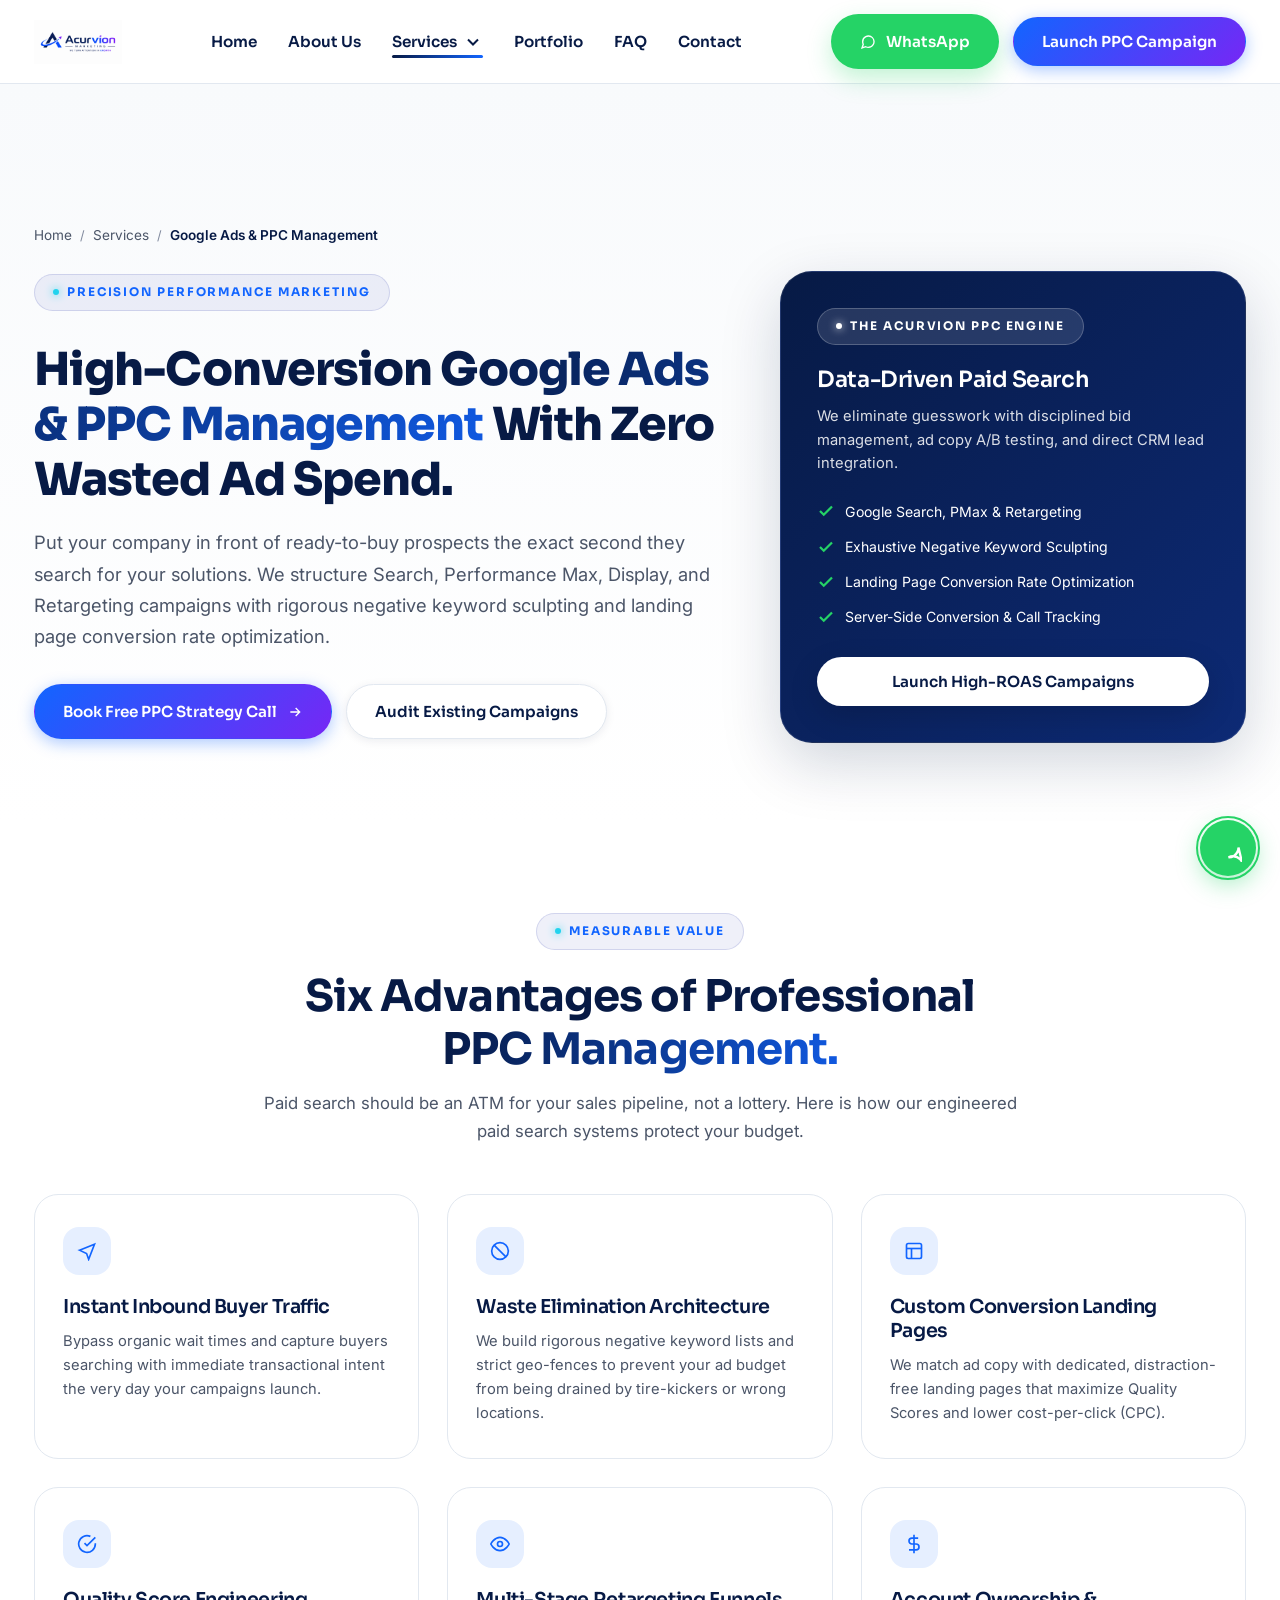
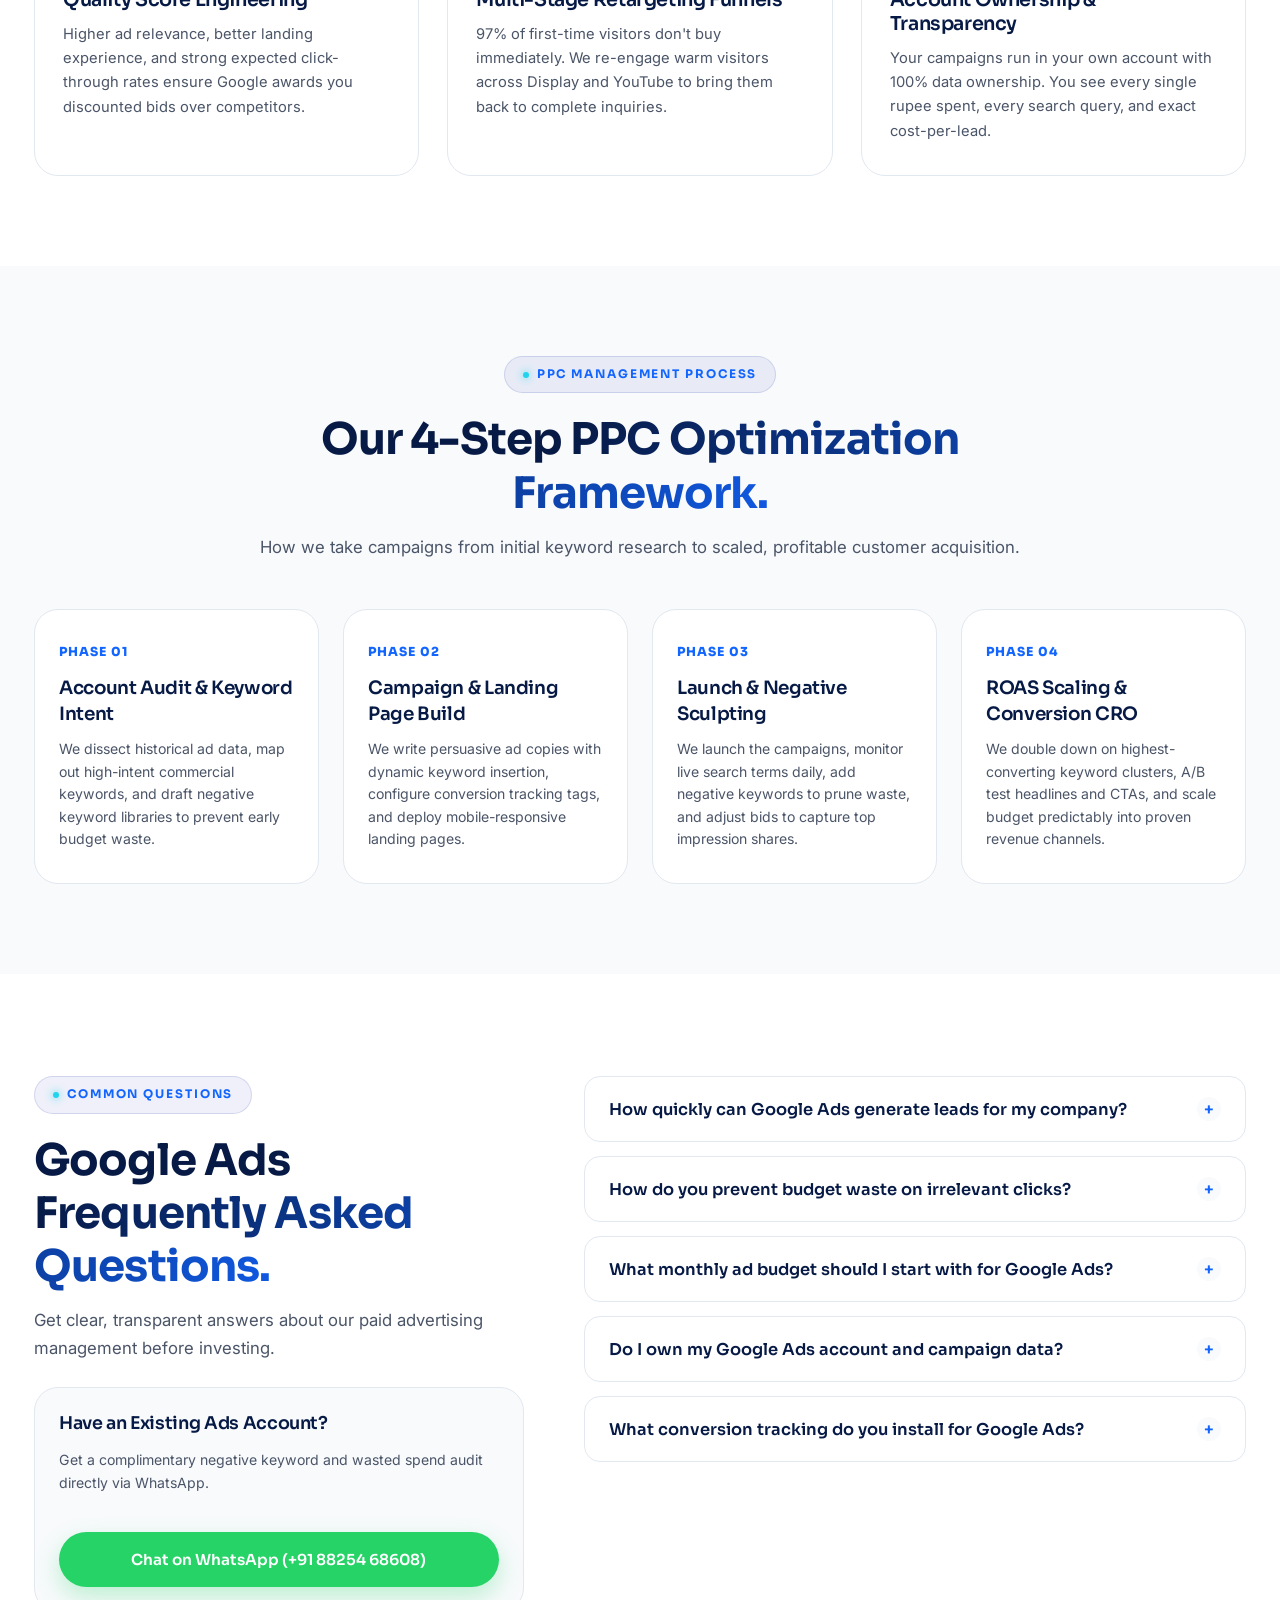
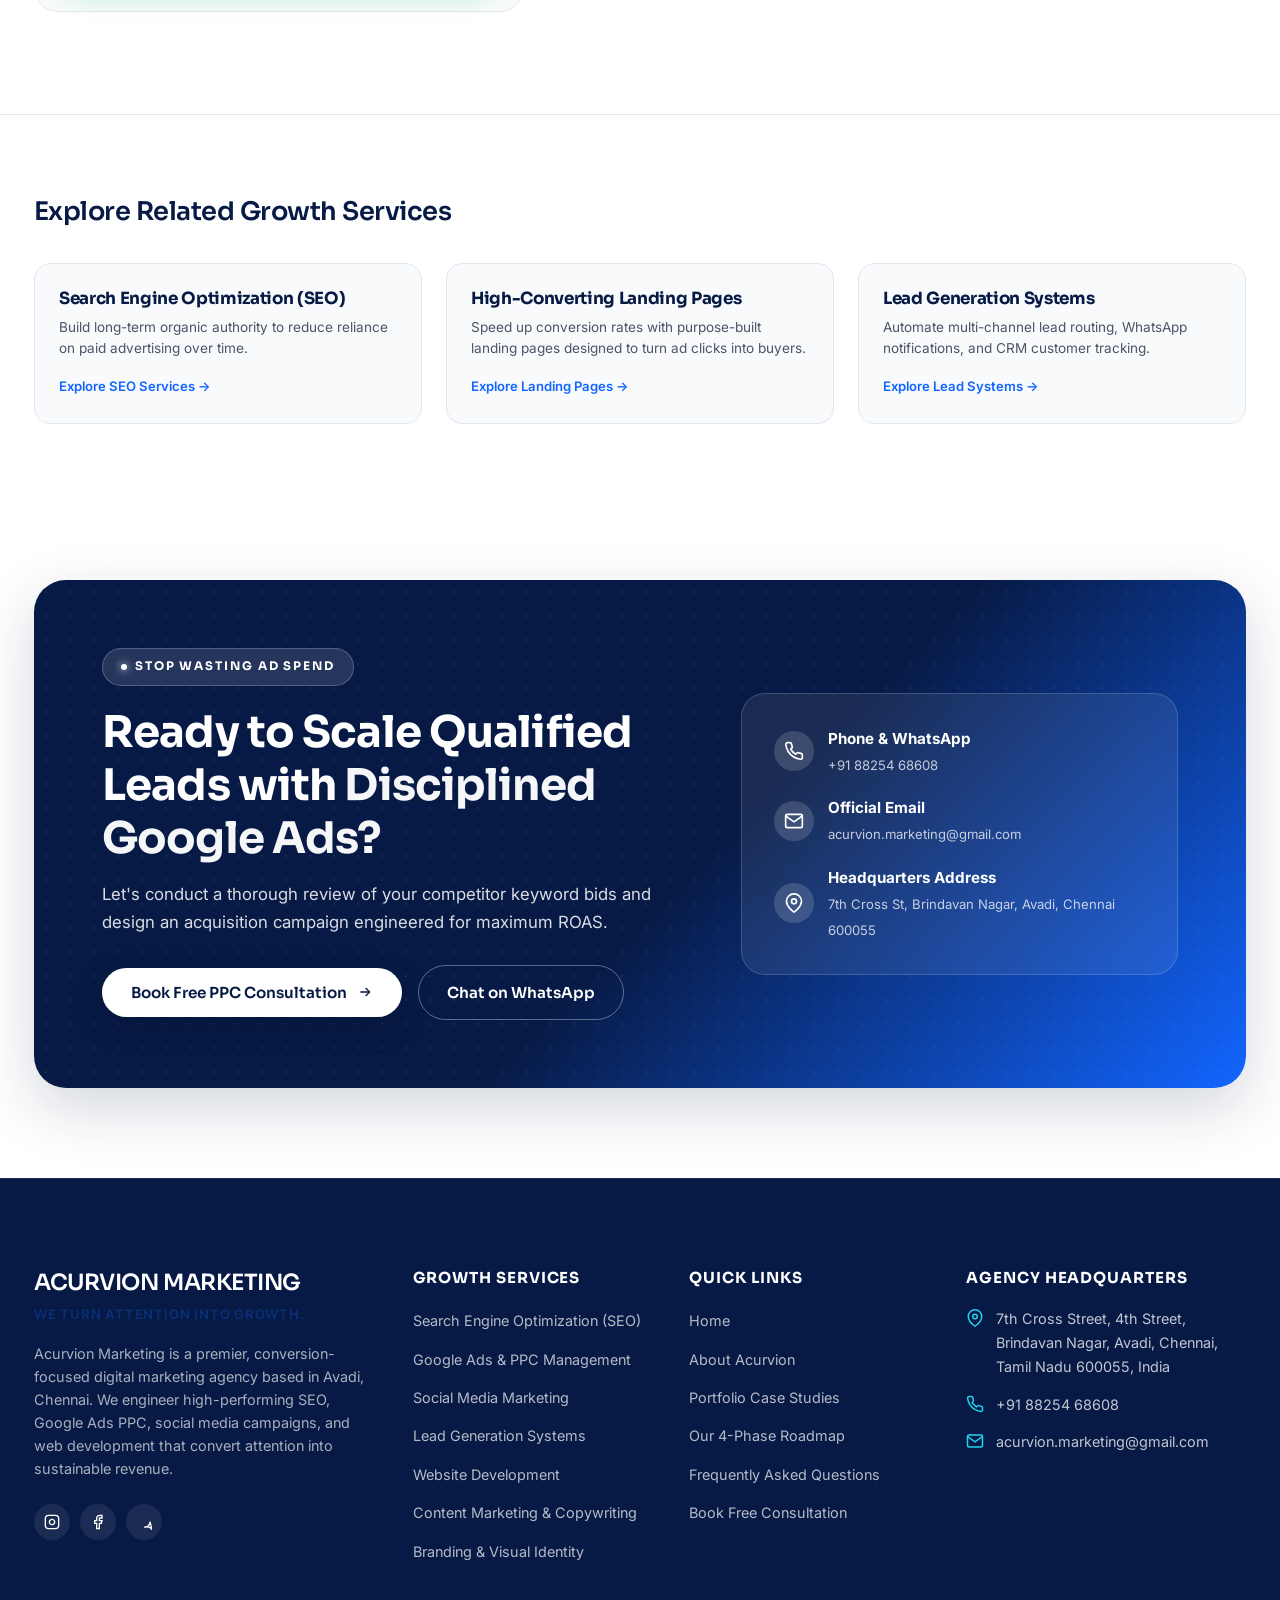
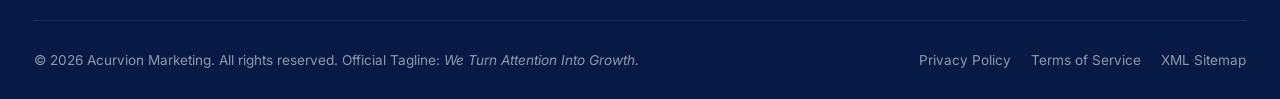
<file: services/ppc-advertising.html>
<!DOCTYPE html>
<html lang="en">

<head>
  <!-- Google Tag Manager -->
  <script>(function (w, d, s, l, i) {
      w[l] = w[l] || []; w[l].push({
        'gtm.start':
          new Date().getTime(), event: 'gtm.js'
      }); var f = d.getElementsByTagName(s)[0],
        j = d.createElement(s), dl = l != 'dataLayer' ? '&l=' + l : ''; j.async = true; j.src =
        'https://www.googletagmanager.com/gtm.js?id=' + i + dl; f.parentNode.insertBefore(j, f);
    })(window, document, 'script', 'dataLayer', 'GTM-M9968TWX');</script>
  <!-- End Google Tag Manager -->

  <meta charset="UTF-8">
  <meta name="viewport" content="width=device-width, initial-scale=1.0">
  <title>Google Ads & PPC Management Chennai | Performance Marketing - Acurvion Marketing</title>

  <!-- Primary SEO Meta Tags -->
  <meta name="description"
    content="Maximize paid acquisition ROI with Google Ads and PPC management by Acurvion Marketing in Chennai. Search ads, Performance Max, retargeting funnels & negative keyword sculpting.">
  <meta name="keywords"
    content="Google Ads Agency Chennai, PPC Management Chennai, Performance Marketing Chennai, Pay Per Click Avadi, Google Search Ads, Performance Max Agency">
  <meta name="author" content="Acurvion Marketing">
  <meta name="robots" content="index, follow, max-snippet:-1, max-image-preview:large, max-video-preview:-1">
  <link rel="canonical" href="https://acurvionmarketing.vercel.app/services/ppc-advertising.html">

  <!-- Open Graph / Facebook -->
  <meta property="og:type" content="article">
  <meta property="og:url" content="https://acurvionmarketing.vercel.app/services/ppc-advertising.html">
  <meta property="og:title" content="Google Ads & PPC Management Chennai | Acurvion Marketing">
  <meta property="og:description"
    content="High-converting Google Ads and PPC campaigns engineered for maximum return on ad spend (ROAS). Stop wasting budget on unqualified clicks.">
  <meta property="og:image" content="../assets/acurvion-logo.png">

  <!-- Twitter Card -->
  <meta name="twitter:card" content="summary_large_image">
  <meta name="twitter:title" content="Google Ads & PPC Management Chennai | Acurvion Marketing">
  <meta name="twitter:description"
    content="Targeted pay-per-click advertising engineered for lead acquisition and verifiable business growth.">
  <meta name="twitter:image" content="../assets/acurvion-logo.png">

  <!-- Favicon -->
  <link rel="icon" type="image/png" href="../assets/acurvion-logo.png">
  <link rel="apple-touch-icon" href="../assets/acurvion-logo.png">

  <!-- Google Fonts -->
  <link rel="preconnect" href="https://fonts.googleapis.com">
  <link rel="preconnect" href="https://fonts.gstatic.com" crossorigin>
  <link
    href="https://fonts.googleapis.com/css2?family=Inter:wght@300;400;500;600;700&family=Sora:wght@400;500;600;700;800&display=swap"
    rel="stylesheet">

  <!-- Stylesheet -->
  <link rel="stylesheet" href="../styles.css?v=3.0">

  <!-- Structured Data: Service, BreadcrumbList & FAQPage JSON-LD -->
  <script type="application/ld+json">
  {
    "@context": "https://schema.org",
    "@graph": [
      {
        "@type": "Service",
        "@id": "https://acurvionmarketing.vercel.app/services/ppc-advertising.html#service",
        "name": "Google Ads & PPC Management Services",
        "serviceType": "Pay Per Click Advertising",
        "provider": {
          "@type": "Organization",
          "name": "Acurvion Marketing",
          "url": "https://acurvionmarketing.vercel.app/",
          "telephone": "+918825468608",
          "email": "acurvion.marketing@gmail.com"
        },
        "areaServed": [
          { "@type": "City", "name": "Chennai" },
          { "@type": "Country", "name": "India" }
        ],
        "description": "High-intent Google Ads management, Search campaigns, Performance Max, Display, and Retargeting funnels with continuous bid management and negative keyword sculpting."
      },
      {
        "@type": "BreadcrumbList",
        "@id": "https://acurvionmarketing.vercel.app/services/ppc-advertising.html#breadcrumbs",
        "itemListElement": [
          {
            "@type": "ListItem",
            "position": 1,
            "name": "Home",
            "item": "https://acurvionmarketing.vercel.app/"
          },
          {
            "@type": "ListItem",
            "position": 2,
            "name": "Services",
            "item": "https://acurvionmarketing.vercel.app/#services"
          },
          {
            "@type": "ListItem",
            "position": 3,
            "name": "Google Ads & PPC",
            "item": "https://acurvionmarketing.vercel.app/services/ppc-advertising.html"
          }
        ]
      },
      {
        "@type": "FAQPage",
        "@id": "https://acurvionmarketing.vercel.app/services/ppc-advertising.html#faq",
        "mainEntity": [
          {
            "@type": "Question",
            "name": "How quickly can Google Ads generate leads for my company?",
            "acceptedAnswer": {
              "@type": "Answer",
              "text": "Unlike SEO which builds organic equity over months, Google Ads campaigns begin driving qualified search traffic and inbound inquiries within 24 to 48 hours of campaign launch, making it ideal for immediate revenue generation."
            }
          },
          {
            "@type": "Question",
            "name": "How do you prevent budget waste on irrelevant clicks?",
            "acceptedAnswer": {
              "@type": "Answer",
              "text": "We build exhaustive negative keyword lists before launch and perform bi-weekly search term audits. We also enforce exact and phrase match structures to ensure your ad spend is dedicated exclusively to high-intent buyer searches."
            }
          },
          {
            "@type": "Question",
            "name": "What monthly ad budget should I start with for Google Ads?",
            "acceptedAnswer": {
              "@type": "Answer",
              "text": "For local Chennai businesses, a minimum monthly ad spend between ₹25,000 and ₹50,000 is typically recommended to gather statistically significant conversion data. For regional and national scaling, budgets starting at ₹1,00,000+ per month achieve optimal market coverage."
            }
          },
          {
            "@type": "Question",
            "name": "Do I own my Google Ads account and campaign data?",
            "acceptedAnswer": {
              "@type": "Answer",
              "text": "Yes, 100%. We manage your campaigns inside your own Google Ads account. You retain full administrative ownership, complete billing transparency, and all historical conversion data forever."
            }
          },
          {
            "@type": "Question",
            "name": "What conversion tracking do you install for Google Ads?",
            "acceptedAnswer": {
              "@type": "Answer",
              "text": "We configure Google Tag Manager server-side or web containers to track qualified form submissions, direct phone calls, WhatsApp chat initiations, and specific landing page interactions with enhanced conversion modeling."
            }
          }
        ]
      }
    ]
  }
  </script>
</head>

<body class="service-page">
  <noscript><iframe src="https://www.googletagmanager.com/ns.html?id=GTM-M9968TWX" height="0" width="0"
      style="display:none;visibility:hidden"></iframe></noscript>

  <!-- ================= SITE HEADER ================= -->
  <header class="home-header" id="siteHeader">
    <div class="scroll-progress-bar" id="scrollProgressBar" aria-hidden="true"></div>
    <div class="container home-header-inner">
      <a href="../" class="home-logo" aria-label="Acurvion Marketing">
        <img src="../assets/acurvion-logo.png" alt="Acurvion Marketing Logo" class="home-logo-img" width="160" height="48">
      </a>

      <nav class="home-nav" id="homeNav" aria-label="Primary Navigation">
        <a href="../" class="home-nav-link">Home</a>
        <a href="../#about" class="home-nav-link">About Us</a>

        <div class="home-nav-item open-hover" data-home-dropdown="services">
          <button type="button" class="home-nav-link home-dd-toggle active" aria-haspopup="true" aria-expanded="false">
            Services
            <svg class="home-dd-caret" viewBox="0 0 24 24" fill="none" stroke="currentColor" stroke-width="2.4"><path d="M6 9l6 6 6-6" /></svg>
          </button>
          <div class="home-dropdown" role="menu" aria-label="Growth Services">
            <div class="home-dropdown-grid">
              <a class="home-dropdown-item" role="menuitem" href="seo-services.html">
                <span class="home-dd-icon"><svg viewBox="0 0 24 24" fill="none" stroke="currentColor" stroke-width="2"><circle cx="11" cy="11" r="7" /><path d="M21 21l-4.3-4.3" /></svg></span>
                <span class="home-dd-text"><strong>Search Engine Optimization (SEO)</strong><small>Dominate high-commercial intent keywords</small></span>
              </a>
              <a class="home-dropdown-item" role="menuitem" href="ppc-advertising.html">
                <span class="home-dd-icon"><svg viewBox="0 0 24 24" fill="none" stroke="currentColor" stroke-width="2"><path d="M3 11l18-7-7 18-2.5-7L3 11z" /></svg></span>
                <span class="home-dd-text"><strong>Google Ads &amp; PPC Management</strong><small>Targeted paid acquisition with zero waste</small></span>
              </a>
              <a class="home-dropdown-item" role="menuitem" href="social-media-marketing.html">
                <span class="home-dd-icon"><svg viewBox="0 0 24 24" fill="none" stroke="currentColor" stroke-width="2"><circle cx="18" cy="5" r="3" /><circle cx="6" cy="12" r="3" /><circle cx="18" cy="19" r="3" /><path d="M8.6 10.5l6.8-3.9M8.6 13.5l6.8 3.9" /></svg></span>
                <span class="home-dd-text"><strong>Social Media Marketing</strong><small>Meta, Instagram &amp; LinkedIn lead funnels</small></span>
              </a>
              <a class="home-dropdown-item" role="menuitem" href="lead-generation.html">
                <span class="home-dd-icon"><svg viewBox="0 0 24 24" fill="none" stroke="currentColor" stroke-width="2"><path d="M16 21v-2a4 4 0 0 0-4-4H5a4 4 0 0 0-4 4v2"/><circle cx="8.5" cy="7" r="4"/><polyline points="17 11 19 13 23 9"/></svg></span>
                <span class="home-dd-text"><strong>Lead Generation Systems</strong><small>Qualified inbound B2B &amp; B2C pipeline</small></span>
              </a>
              <a class="home-dropdown-item" role="menuitem" href="website-development.html">
                <span class="home-dd-icon"><svg viewBox="0 0 24 24" fill="none" stroke="currentColor" stroke-width="2"><rect x="3" y="4" width="18" height="13" rx="2" /><path d="M8 21h8M12 17v4" /></svg></span>
                <span class="home-dd-text"><strong>Website Development</strong><small>Fast, mobile-first conversion engines</small></span>
              </a>
              <a class="home-dropdown-item" role="menuitem" href="content-creation.html">
                <span class="home-dd-icon"><svg viewBox="0 0 24 24" fill="none" stroke="currentColor" stroke-width="2"><path d="M4 5h16M4 12h10M4 19h13" /></svg></span>
                <span class="home-dd-text"><strong>Content Creation &amp; Copywriting</strong><small>Persuasive communication that converts</small></span>
              </a>
              <a class="home-dropdown-item" role="menuitem" href="branding-services.html">
                <span class="home-dd-icon"><svg viewBox="0 0 24 24" fill="none" stroke="currentColor" stroke-width="2"><path d="M6 3h12v18l-6-4-6 4V3z" /></svg></span>
                <span class="home-dd-text"><strong>Branding &amp; Visual Identity</strong><small>Distinct visual authority &amp; market positioning</small></span>
              </a>
            </div>
          </div>
        </div>

        <a href="../#portfolio" class="home-nav-link">Portfolio</a>
        <a href="../#faq" class="home-nav-link">FAQ</a>
        <a href="#consultModal" class="home-nav-link" data-consult-trigger data-service="Google Ads & PPC Management">Contact</a>

        <div class="home-nav-mobile-cta">
          <button type="button" class="home-btn home-btn-primary" data-consult-trigger data-service="Google Ads & PPC Management" style="width: 100%;">
            <span>Book PPC Consultation</span>
          </button>
        </div>
      </nav>

      <div class="home-header-actions">
        <a href="https://wa.me/918825468608?text=Hello%20Acurvion,%20I%20would%20like%20to%20discuss%20Google%20Ads%20and%20PPC."
          class="home-btn home-btn-whatsapp" target="_blank" rel="noopener" aria-label="Chat on WhatsApp">
          <svg viewBox="0 0 24 24" fill="none" stroke="currentColor" stroke-width="2">
            <path d="M21 11.5a8.38 8.38 0 01-.9 3.8 8.5 8.5 0 01-7.6 4.7 8.38 8.38 0 01-3.8-.9L3 21l1.9-5.7a8.38 8.38 0 01-.9-3.8 8.5 8.5 0 014.7-7.6 8.38 8.38 0 013.8-.9h.5a8.48 8.48 0 018 8v.5z" />
          </svg>
          <span>WhatsApp</span>
        </a>

        <button type="button" class="home-btn home-btn-primary" data-consult-trigger data-service="Google Ads & PPC Management">
          <span>Launch PPC Campaign</span>
        </button>

        <button class="home-nav-toggle" id="homeNavToggle" type="button" aria-label="Toggle Navigation Menu" aria-expanded="false" aria-controls="homeNav">
          <span></span><span></span><span></span>
        </button>
      </div>
    </div>
  </header>
  <div class="home-nav-backdrop" id="homeNavBackdrop" aria-hidden="true"></div>

  <main>
    <!-- ================= SERVICE HERO ================= -->
    <section class="service-page-hero">
      <div class="container">
        <nav class="breadcrumb-nav" aria-label="Breadcrumb">
          <ol class="breadcrumb-list">
            <li class="breadcrumb-item"><a href="../">Home</a></li>
            <li class="breadcrumb-separator">/</li>
            <li class="breadcrumb-item"><a href="../#services">Services</a></li>
            <li class="breadcrumb-separator">/</li>
            <li class="breadcrumb-item active" aria-current="page">Google Ads &amp; PPC Management</li>
          </ol>
        </nav>

        <div class="service-hero-grid">
          <div class="service-hero-content">
            <span class="home-eyebrow">PRECISION PERFORMANCE MARKETING</span>
            <h1>High-Conversion <span class="home-text-accent">Google Ads &amp; PPC Management</span> With Zero Wasted Ad Spend.</h1>
            <p class="service-hero-lead">
              Put your company in front of ready-to-buy prospects the exact second they search for your solutions. We structure Search, Performance Max, Display, and Retargeting campaigns with rigorous negative keyword sculpting and landing page conversion rate optimization.
            </p>
            <div style="display: flex; gap: 14px; flex-wrap: wrap;">
              <button type="button" class="home-btn home-btn-primary" data-consult-trigger data-service="Google Ads & PPC Management">
                <span>Book Free PPC Strategy Call</span>
                <svg viewBox="0 0 24 24" fill="none" stroke="currentColor" stroke-width="2"><path d="M5 12h14M13 6l6 6-6 6"/></svg>
              </button>
              <a href="https://wa.me/918825468608?text=Hello%20Acurvion,%20I%20want%20to%20audit%20my%20Google%20Ads%20campaign." class="home-btn home-btn-secondary" target="_blank" rel="noopener">
                <span>Audit Existing Campaigns</span>
              </a>
            </div>
          </div>

          <div class="service-hero-card">
            <span class="home-eyebrow home-eyebrow-light">THE ACURVION PPC ENGINE</span>
            <h3>Data-Driven Paid Search</h3>
            <p>We eliminate guesswork with disciplined bid management, ad copy A/B testing, and direct CRM lead integration.</p>
            <ul class="service-quick-deliverables">
              <li>
                <svg viewBox="0 0 24 24" fill="none" stroke="currentColor" stroke-width="3" width="18" height="18"><polyline points="20 6 9 17 4 12"/></svg>
                <span>Google Search, PMax &amp; Retargeting</span>
              </li>
              <li>
                <svg viewBox="0 0 24 24" fill="none" stroke="currentColor" stroke-width="3" width="18" height="18"><polyline points="20 6 9 17 4 12"/></svg>
                <span>Exhaustive Negative Keyword Sculpting</span>
              </li>
              <li>
                <svg viewBox="0 0 24 24" fill="none" stroke="currentColor" stroke-width="3" width="18" height="18"><polyline points="20 6 9 17 4 12"/></svg>
                <span>Landing Page Conversion Rate Optimization</span>
              </li>
              <li>
                <svg viewBox="0 0 24 24" fill="none" stroke="currentColor" stroke-width="3" width="18" height="18"><polyline points="20 6 9 17 4 12"/></svg>
                <span>Server-Side Conversion &amp; Call Tracking</span>
              </li>
            </ul>
            <button type="button" class="home-btn home-btn-white" data-consult-trigger data-service="Google Ads & PPC Management" style="width: 100%;">
              <span>Launch High-ROAS Campaigns</span>
            </button>
          </div>
        </div>
      </div>
    </section>

    <!-- ================= SERVICE BENEFITS ================= -->
    <section class="service-benefits-section">
      <div class="container">
        <div class="home-section-head">
          <span class="home-eyebrow">MEASURABLE VALUE</span>
          <h2>Six Advantages of Professional <span class="home-text-accent">PPC Management.</span></h2>
          <p>Paid search should be an ATM for your sales pipeline, not a lottery. Here is how our engineered paid search systems protect your budget.</p>
        </div>

        <div class="service-benefits-grid">
          <div class="service-benefit-card">
            <div class="service-benefit-icon">
              <svg viewBox="0 0 24 24" fill="none" stroke="currentColor" stroke-width="2"><path d="M3 11l18-7-7 18-2.5-7L3 11z"/></svg>
            </div>
            <h4>Instant Inbound Buyer Traffic</h4>
            <p>Bypass organic wait times and capture buyers searching with immediate transactional intent the very day your campaigns launch.</p>
          </div>

          <div class="service-benefit-card">
            <div class="service-benefit-icon">
              <svg viewBox="0 0 24 24" fill="none" stroke="currentColor" stroke-width="2"><circle cx="12" cy="12" r="10"/><line x1="4.93" y1="4.93" x2="19.07" y2="19.07"/></svg>
            </div>
            <h4>Waste Elimination Architecture</h4>
            <p>We build rigorous negative keyword lists and strict geo-fences to prevent your ad budget from being drained by tire-kickers or wrong locations.</p>
          </div>

          <div class="service-benefit-card">
            <div class="service-benefit-icon">
              <svg viewBox="0 0 24 24" fill="none" stroke="currentColor" stroke-width="2"><rect x="3" y="3" width="18" height="18" rx="2" ry="2"/><line x1="3" y1="9" x2="21" y2="9"/><line x1="9" y1="21" x2="9" y2="9"/></svg>
            </div>
            <h4>Custom Conversion Landing Pages</h4>
            <p>We match ad copy with dedicated, distraction-free landing pages that maximize Quality Scores and lower cost-per-click (CPC).</p>
          </div>

          <div class="service-benefit-card">
            <div class="service-benefit-icon">
              <svg viewBox="0 0 24 24" fill="none" stroke="currentColor" stroke-width="2"><path d="M22 11.08V12a10 10 0 1 1-5.93-9.14"/><polyline points="22 4 12 14.01 9 11.01"/></svg>
            </div>
            <h4>Quality Score Engineering</h4>
            <p>Higher ad relevance, better landing experience, and strong expected click-through rates ensure Google awards you discounted bids over competitors.</p>
          </div>

          <div class="service-benefit-card">
            <div class="service-benefit-icon">
              <svg viewBox="0 0 24 24" fill="none" stroke="currentColor" stroke-width="2"><path d="M1 12s4-8 11-8 11 8 11 8-4 8-11 8-11-8-11-8z"/><circle cx="12" cy="12" r="3"/></svg>
            </div>
            <h4>Multi-Stage Retargeting Funnels</h4>
            <p>97% of first-time visitors don't buy immediately. We re-engage warm visitors across Display and YouTube to bring them back to complete inquiries.</p>
          </div>

          <div class="service-benefit-card">
            <div class="service-benefit-icon">
              <svg viewBox="0 0 24 24" fill="none" stroke="currentColor" stroke-width="2"><line x1="12" y1="1" x2="12" y2="23"/><path d="M17 5H9.5a3.5 3.5 0 0 0 0 7h5a3.5 3.5 0 0 1 0 7H6"/></svg>
            </div>
            <h4>Account Ownership &amp; Transparency</h4>
            <p>Your campaigns run in your own account with 100% data ownership. You see every single rupee spent, every search query, and exact cost-per-lead.</p>
          </div>
        </div>
      </div>
    </section>

    <!-- ================= WORKING PROCESS ================= -->
    <section class="service-process-section">
      <div class="container">
        <div class="home-section-head">
          <span class="home-eyebrow">PPC MANAGEMENT PROCESS</span>
          <h2>Our 4-Step <span class="home-text-accent">PPC Optimization Framework.</span></h2>
          <p>How we take campaigns from initial keyword research to scaled, profitable customer acquisition.</p>
        </div>

        <div class="service-process-grid">
          <div class="service-process-card">
            <span class="service-process-step-num">PHASE 01</span>
            <h4>Account Audit &amp; Keyword Intent</h4>
            <p>We dissect historical ad data, map out high-intent commercial keywords, and draft negative keyword libraries to prevent early budget waste.</p>
          </div>

          <div class="service-process-card">
            <span class="service-process-step-num">PHASE 02</span>
            <h4>Campaign &amp; Landing Page Build</h4>
            <p>We write persuasive ad copies with dynamic keyword insertion, configure conversion tracking tags, and deploy mobile-responsive landing pages.</p>
          </div>

          <div class="service-process-card">
            <span class="service-process-step-num">PHASE 03</span>
            <h4>Launch &amp; Negative Sculpting</h4>
            <p>We launch the campaigns, monitor live search terms daily, add negative keywords to prune waste, and adjust bids to capture top impression shares.</p>
          </div>

          <div class="service-process-card">
            <span class="service-process-step-num">PHASE 04</span>
            <h4>ROAS Scaling &amp; Conversion CRO</h4>
            <p>We double down on highest-converting keyword clusters, A/B test headlines and CTAs, and scale budget predictably into proven revenue channels.</p>
          </div>
        </div>
      </div>
    </section>

    <!-- ================= FAQS ================= -->
    <section class="home-faq-section" id="faq">
      <div class="container home-faq-wrap">
        <div class="home-faq-left">
          <span class="home-eyebrow">COMMON QUESTIONS</span>
          <h2>Google Ads <span class="home-text-accent">Frequently Asked Questions.</span></h2>
          <p>Get clear, transparent answers about our paid advertising management before investing.</p>
          <div class="home-faq-contact-card">
            <h4>Have an Existing Ads Account?</h4>
            <p>Get a complimentary negative keyword and wasted spend audit directly via WhatsApp.</p>
            <a href="https://wa.me/918825468608?text=Hello%20Acurvion,%20I%20want%20a%20free%20Google%20Ads%20account%20audit." target="_blank" rel="noopener" class="home-btn home-btn-whatsapp">
              <span>Chat on WhatsApp (+91 88254 68608)</span>
            </a>
          </div>
        </div>

        <div class="home-faq-list">
          <div class="home-faq-item">
            <button type="button" class="home-faq-question" aria-expanded="false">
              <span>How quickly can Google Ads generate leads for my company?</span>
              <span class="home-faq-icon">+</span>
            </button>
            <div class="home-faq-answer">
              <p>Unlike SEO which builds organic equity over months, Google Ads campaigns begin driving qualified search traffic and inbound inquiries within 24 to 48 hours of campaign launch, making it ideal for immediate revenue generation.</p>
            </div>
          </div>

          <div class="home-faq-item">
            <button type="button" class="home-faq-question" aria-expanded="false">
              <span>How do you prevent budget waste on irrelevant clicks?</span>
              <span class="home-faq-icon">+</span>
            </button>
            <div class="home-faq-answer">
              <p>We build exhaustive negative keyword lists before launch and perform bi-weekly search term audits. We also enforce exact and phrase match structures to ensure your ad spend is dedicated exclusively to high-intent buyer searches.</p>
            </div>
          </div>

          <div class="home-faq-item">
            <button type="button" class="home-faq-question" aria-expanded="false">
              <span>What monthly ad budget should I start with for Google Ads?</span>
              <span class="home-faq-icon">+</span>
            </button>
            <div class="home-faq-answer">
              <p>For local Chennai businesses, a minimum monthly ad spend between ₹25,000 and ₹50,000 is typically recommended to gather statistically significant conversion data. For regional and national scaling, budgets starting at ₹1,00,000+ per month achieve optimal market coverage.</p>
            </div>
          </div>

          <div class="home-faq-item">
            <button type="button" class="home-faq-question" aria-expanded="false">
              <span>Do I own my Google Ads account and campaign data?</span>
              <span class="home-faq-icon">+</span>
            </button>
            <div class="home-faq-answer">
              <p>Yes, 100%. We manage your campaigns inside your own Google Ads account. You retain full administrative ownership, complete billing transparency, and all historical conversion data forever.</p>
            </div>
          </div>

          <div class="home-faq-item">
            <button type="button" class="home-faq-question" aria-expanded="false">
              <span>What conversion tracking do you install for Google Ads?</span>
              <span class="home-faq-icon">+</span>
            </button>
            <div class="home-faq-answer">
              <p>We configure Google Tag Manager server-side or web containers to track qualified form submissions, direct phone calls, WhatsApp chat initiations, and specific landing page interactions with enhanced conversion modeling.</p>
            </div>
          </div>
        </div>
      </div>
    </section>

    <!-- ================= RELATED SERVICES ================= -->
    <section class="service-related-section">
      <div class="container">
        <h3>Explore Related Growth Services</h3>
        <div class="service-related-grid">
          <a href="seo-services.html" class="service-related-card">
            <h5>Search Engine Optimization (SEO)</h5>
            <p>Build long-term organic authority to reduce reliance on paid advertising over time.</p>
            <span class="service-related-link">Explore SEO Services &rarr;</span>
          </a>
          <a href="website-development.html" class="service-related-card">
            <h5>High-Converting Landing Pages</h5>
            <p>Speed up conversion rates with purpose-built landing pages designed to turn ad clicks into buyers.</p>
            <span class="service-related-link">Explore Landing Pages &rarr;</span>
          </a>
          <a href="lead-generation.html" class="service-related-card">
            <h5>Lead Generation Systems</h5>
            <p>Automate multi-channel lead routing, WhatsApp notifications, and CRM customer tracking.</p>
            <span class="service-related-link">Explore Lead Systems &rarr;</span>
          </a>
        </div>
      </div>
    </section>

    <!-- ================= CLOSING CTA ================= -->
    <section class="home-cta-section" id="contact">
      <div class="container">
        <div class="home-cta-grid">
          <div class="home-cta-content">
            <span class="home-eyebrow home-eyebrow-light">STOP WASTING AD SPEND</span>
            <h2>Ready to Scale Qualified Leads with <span class="home-text-accent-light">Disciplined Google Ads?</span></h2>
            <p>Let's conduct a thorough review of your competitor keyword bids and design an acquisition campaign engineered for maximum ROAS.</p>

            <div class="home-cta-actions">
              <button type="button" class="home-btn home-btn-white" data-consult-trigger data-service="Google Ads & PPC Management">
                <span>Book Free PPC Consultation</span>
                <svg viewBox="0 0 24 24" fill="none" stroke="currentColor" stroke-width="2"><path d="M5 12h14M13 6l6 6-6 6" /></svg>
              </button>
              <a href="https://wa.me/918825468608?text=Hello%20Acurvion,%20I%20am%20ready%20to%20discuss%20Google%20Ads%20growth."
                class="home-btn home-btn-outline-light" target="_blank" rel="noopener">
                <span>Chat on WhatsApp</span>
              </a>
            </div>
          </div>

          <div class="home-cta-card-badge">
            <div class="home-cta-badge-item">
              <div class="home-cta-badge-icon"><svg viewBox="0 0 24 24" fill="none" stroke="currentColor" stroke-width="2"><path d="M22 16.92v3a2 2 0 01-2.18 2 19.79 19.79 0 01-8.63-3.07 19.5 19.5 0 01-6-6 19.79 19.79 0 01-3.07-8.67A2 2 0 014.11 2h3a2 2 0 012 1.72 12.84 12.84 0 00.7 2.81 2 2 0 01-.45 2.11L8.09 9.91a16 16 0 006 6l1.27-1.27a2 2 0 012.11-.45 12.84 12.84 0 002.81.7A2 2 0 0122 16.92z" /></svg></div>
              <div class="home-cta-badge-text"><strong>Phone &amp; WhatsApp</strong><span>+91 88254 68608</span></div>
            </div>
            <div class="home-cta-badge-item">
              <div class="home-cta-badge-icon"><svg viewBox="0 0 24 24" fill="none" stroke="currentColor" stroke-width="2"><path d="M4 4h16c1.1 0 2 .9 2 2v12c0 1.1-.9 2-2 2H4c-1.1 0-2-.9-2-2V6c0-1.1.9-2 2-2z" /><polyline points="22,6 12,13 2,6" /></svg></div>
              <div class="home-cta-badge-text"><strong>Official Email</strong><span>acurvion.marketing@gmail.com</span></div>
            </div>
            <div class="home-cta-badge-item">
              <div class="home-cta-badge-icon"><svg viewBox="0 0 24 24" fill="none" stroke="currentColor" stroke-width="2"><path d="M21 10c0 7-9 13-9 13s-9-6-9-13a9 9 0 0118 0z" /><circle cx="12" cy="10" r="3" /></svg></div>
              <div class="home-cta-badge-text"><strong>Headquarters Address</strong><span>7th Cross St, Brindavan Nagar, Avadi, Chennai 600055</span></div>
            </div>
          </div>
        </div>
      </div>
    </section>
  </main>

  <!-- ================= FOOTER ================= -->
  <footer class="home-footer">
    <div class="container">
      <div class="home-footer-grid">
        <div class="home-footer-brand">
          <h4>ACURVION MARKETING</h4>
          <div class="home-footer-tagline">We Turn Attention Into Growth.</div>
          <p class="home-footer-desc">Acurvion Marketing is a premier, conversion-focused digital marketing agency based in Avadi, Chennai. We engineer high-performing SEO, Google Ads PPC, social media campaigns, and web development that convert attention into sustainable revenue.</p>
          <div class="home-footer-socials">
            <a href="https://www.instagram.com/acurvion.marketing" class="home-social-link" target="_blank" rel="noopener" aria-label="Acurvion on Instagram">
              <svg viewBox="0 0 24 24" fill="none" stroke="currentColor" stroke-width="2"><rect x="2" y="2" width="20" height="20" rx="5" ry="5" /><path d="M16 11.37A4 4 0 1112.63 8 4 4 0 0116 11.37z" /><line x1="17.5" y1="6.5" x2="17.51" y2="6.5" /></svg>
            </a>
            <a href="https://www.facebook.com/profile.php?id=61586639406877" class="home-social-link" target="_blank" rel="noopener" aria-label="Acurvion on Facebook">
              <svg viewBox="0 0 24 24" fill="none" stroke="currentColor" stroke-width="2"><path d="M18 2h-3a5 5 0 00-5 5v3H7v4h3v8h4v-8h3l1-4h-4V7a1 1 0 011-1h3z" /></svg>
            </a>
            <a href="https://wa.me/918825468608" class="home-social-link" target="_blank" rel="noopener" aria-label="Acurvion on WhatsApp">
              <svg viewBox="0 0 24 24" fill="none" stroke="currentColor" stroke-width="2"><path d="M21 11.5a8.38 8.38 0 01-.9 3.8 8.5 8.5 0 01-7.6 4.7 8.38 8.38 0 013.8-.9h.5a8.48 8.48 0 018 8v.5z" /></svg>
            </a>
          </div>
        </div>

        <div class="home-footer-col">
          <h5>Growth Services</h5>
          <ul class="home-footer-links">
            <li><a href="seo-services.html">Search Engine Optimization (SEO)</a></li>
            <li><a href="ppc-advertising.html">Google Ads &amp; PPC Management</a></li>
            <li><a href="social-media-marketing.html">Social Media Marketing</a></li>
            <li><a href="lead-generation.html">Lead Generation Systems</a></li>
            <li><a href="website-development.html">Website Development</a></li>
            <li><a href="content-creation.html">Content Marketing &amp; Copywriting</a></li>
            <li><a href="branding-services.html">Branding &amp; Visual Identity</a></li>
          </ul>
        </div>

        <div class="home-footer-col">
          <h5>Quick Links</h5>
          <ul class="home-footer-links">
            <li><a href="../">Home</a></li>
            <li><a href="../#about">About Acurvion</a></li>
            <li><a href="../#portfolio">Portfolio Case Studies</a></li>
            <li><a href="../#journey">Our 4-Phase Roadmap</a></li>
            <li><a href="../#faq">Frequently Asked Questions</a></li>
            <li><a href="#consultModal" data-consult-trigger data-service="Google Ads & PPC Management">Book Free Consultation</a></li>
          </ul>
        </div>

        <div class="home-footer-col">
          <h5>Agency Headquarters</h5>
          <div class="home-footer-contact-item">
            <svg viewBox="0 0 24 24" fill="none" stroke="currentColor" stroke-width="2"><path d="M21 10c0 7-9 13-9 13s-9-6-9-13a9 9 0 0118 0z" /><circle cx="12" cy="10" r="3" /></svg>
            <span>7th Cross Street, 4th Street, Brindavan Nagar, Avadi, Chennai, Tamil Nadu 600055, India</span>
          </div>
          <div class="home-footer-contact-item">
            <svg viewBox="0 0 24 24" fill="none" stroke="currentColor" stroke-width="2"><path d="M22 16.92v3a2 2 0 01-2.18 2 19.79 19.79 0 01-8.63-3.07 19.5 19.5 0 01-6-6 19.79 19.79 0 01-3.07-8.67A2 2 0 014.11 2h3a2 2 0 012 1.72 12.84 12.84 0 00.7 2.81 2 2 0 01-.45 2.11L8.09 9.91a16 16 0 006 6l1.27-1.27a2 2 0 012.11-.45 12.84 12.84 0 002.81.7A2 2 0 0122 16.92z" /></svg>
            <a href="tel:+918825468608">+91 88254 68608</a>
          </div>
          <div class="home-footer-contact-item">
            <svg viewBox="0 0 24 24" fill="none" stroke="currentColor" stroke-width="2"><path d="M4 4h16c1.1 0 2 .9 2 2v12c0 1.1-.9 2-2 2H4c-1.1 0-2-.9-2-2V6c0-1.1.9-2 2-2z" /><polyline points="22,6 12,13 2,6" /></svg>
            <a href="mailto:acurvion.marketing@gmail.com">acurvion.marketing@gmail.com</a>
          </div>
        </div>
      </div>

      <div class="home-footer-bottom">
        <div>&copy; 2026 Acurvion Marketing. All rights reserved. Official Tagline: <em>We Turn Attention Into Growth.</em></div>
        <div class="home-footer-bottom-links">
          <a href="../#about">Privacy Policy</a>
          <a href="../#about">Terms of Service</a>
          <a href="../sitemap.xml">XML Sitemap</a>
        </div>
      </div>
    </div>
  </footer>

  <!-- Floating Actions -->
  <aside class="floating-actions" aria-label="Instant Contact Options">
    <button type="button" id="scrollTopBtn" class="floating-scroll-top" aria-label="Scroll back to top">
      <svg viewBox="0 0 24 24" fill="none" stroke="currentColor" stroke-width="2.5" width="20" height="20"><path d="M18 15l-6-6-6 6"/></svg>
    </button>
    <a href="https://wa.me/918825468608?text=Hello%20Acurvion,%20I%20would%20like%20to%20discuss%20Google%20Ads%20and%20PPC." class="floating-whatsapp-btn" target="_blank" rel="noopener" aria-label="Chat Directly on WhatsApp">
      <span class="floating-pulse"></span>
      <svg viewBox="0 0 24 24" fill="none" stroke="currentColor" stroke-width="2"><path d="M21 11.5a8.38 8.38 0 01-.9 3.8 8.5 8.5 0 01-7.6 4.7 8.38 8.38 0 013.8-.9h.5a8.48 8.48 0 018 8v.5z" /></svg>
    </a>
  </aside>

  <!-- Consultation Modal -->
  <div class="modal-overlay" id="consultModal" role="dialog" aria-modal="true" aria-labelledby="modalTitle">
    <div class="modal-dialog">
      <button class="modal-close-btn" id="closeConsultModal" aria-label="Close modal">&times;</button>
      <div id="modalFormContainer">
        <div class="modal-header">
          <span class="home-eyebrow" id="modalEyebrow" style="margin-bottom: 8px;">FREE 30-MIN STRATEGY CALL</span>
          <h3 id="modalTitle">Book Your Free Growth Consultation</h3>
          <p id="modalLead">Speak directly with our senior growth strategist. No high-pressure sales — just actionable insights to scale your digital presence.</p>
        </div>

        <form id="consultForm" class="modal-form" novalidate>
          <div class="form-row">
            <div class="form-group">
              <label for="consultName">Full Name *</label>
              <input type="text" id="consultName" class="form-control" placeholder="e.g. Ramesh Kumar" required>
              <span class="form-error-msg">Please enter your full name</span>
            </div>
            <div class="form-group">
              <label for="consultCompany">Business / Company Name</label>
              <input type="text" id="consultCompany" class="form-control" placeholder="e.g. Apex Enterprises">
            </div>
          </div>

          <div class="form-row">
            <div class="form-group">
              <label for="consultEmail">Business Email *</label>
              <input type="email" id="consultEmail" class="form-control" placeholder="e.g. ramesh@apex.com" required>
              <span class="form-error-msg">Please enter a valid business email</span>
            </div>
            <div class="form-group">
              <label for="consultPhone">Phone / WhatsApp Number *</label>
              <input type="tel" id="consultPhone" class="form-control" placeholder="e.g. +91 88254 68608" required>
              <span class="form-error-msg">Please enter a valid phone number</span>
            </div>
          </div>

          <div class="form-row">
            <div class="form-group">
              <label for="consultWebsite">Website URL (optional)</label>
              <input type="url" id="consultWebsite" class="form-control" placeholder="e.g. https://apex.com">
            </div>
            <div class="form-group">
              <label for="modalService">Required Service *</label>
              <select id="modalService" class="form-control" required>
                <option value="Search Engine Optimization (SEO)">Search Engine Optimization (SEO)</option>
                <option value="Google Ads & PPC Management" selected>Google Ads &amp; PPC Management</option>
                <option value="Social Media Marketing">Social Media Marketing</option>
                <option value="Lead Generation Systems">Lead Generation Systems</option>
                <option value="Website Development">Website Development</option>
                <option value="Content Creation & Copywriting">Content Creation &amp; Copywriting</option>
                <option value="Branding & Visual Identity">Branding &amp; Visual Identity</option>
                <option value="Full Omnichannel Growth Package">Full Omnichannel Growth Package</option>
              </select>
            </div>
          </div>

          <div class="form-group">
            <label for="consultBudget">Monthly Marketing Budget *</label>
            <select id="consultBudget" class="form-control" required>
              <option value="₹25,000 - ₹50,000 / month">₹25,000 – ₹50,000 / month (Local Growth Sprint)</option>
              <option value="₹50,000 - ₹1,00,000 / month" selected>₹50,000 – ₹1,00,000 / month (Scale Phase)</option>
              <option value="₹1,00,000+ / month">₹1,00,000+ / month (Market Dominance)</option>
              <option value="International / Custom Scope">International / Custom Scope ($1,500+ / month)</option>
            </select>
          </div>

          <div class="form-group">
            <label for="consultNotes">Project Requirements &amp; Goals</label>
            <textarea id="consultNotes" class="form-control" placeholder="Describe your current ad spend, target cost-per-lead, or primary campaign goals..."></textarea>
          </div>

          <div class="form-group form-group-checkbox">
            <input type="checkbox" id="consultConsent" required checked>
            <label for="consultConsent" class="form-checkbox-label">
              I consent to Acurvion Marketing contacting me regarding this consultation request. We respect your confidentiality.
            </label>
            <span class="form-error-msg">You must accept the privacy policy</span>
          </div>

          <button type="submit" id="consultSubmitBtn" class="home-btn home-btn-primary" style="width: 100%; margin-top: 8px;">
            <span>Submit Strategy Request</span>
            <svg viewBox="0 0 24 24" fill="none" stroke="currentColor" stroke-width="2"><path d="M5 12h14M13 6l6 6-6 6" /></svg>
          </button>
        </form>
      </div>

      <div id="modalSuccessContainer" style="display: none;"></div>
    </div>
  </div>

  <script src="../app.js"></script>
</body>

</html>
</file>
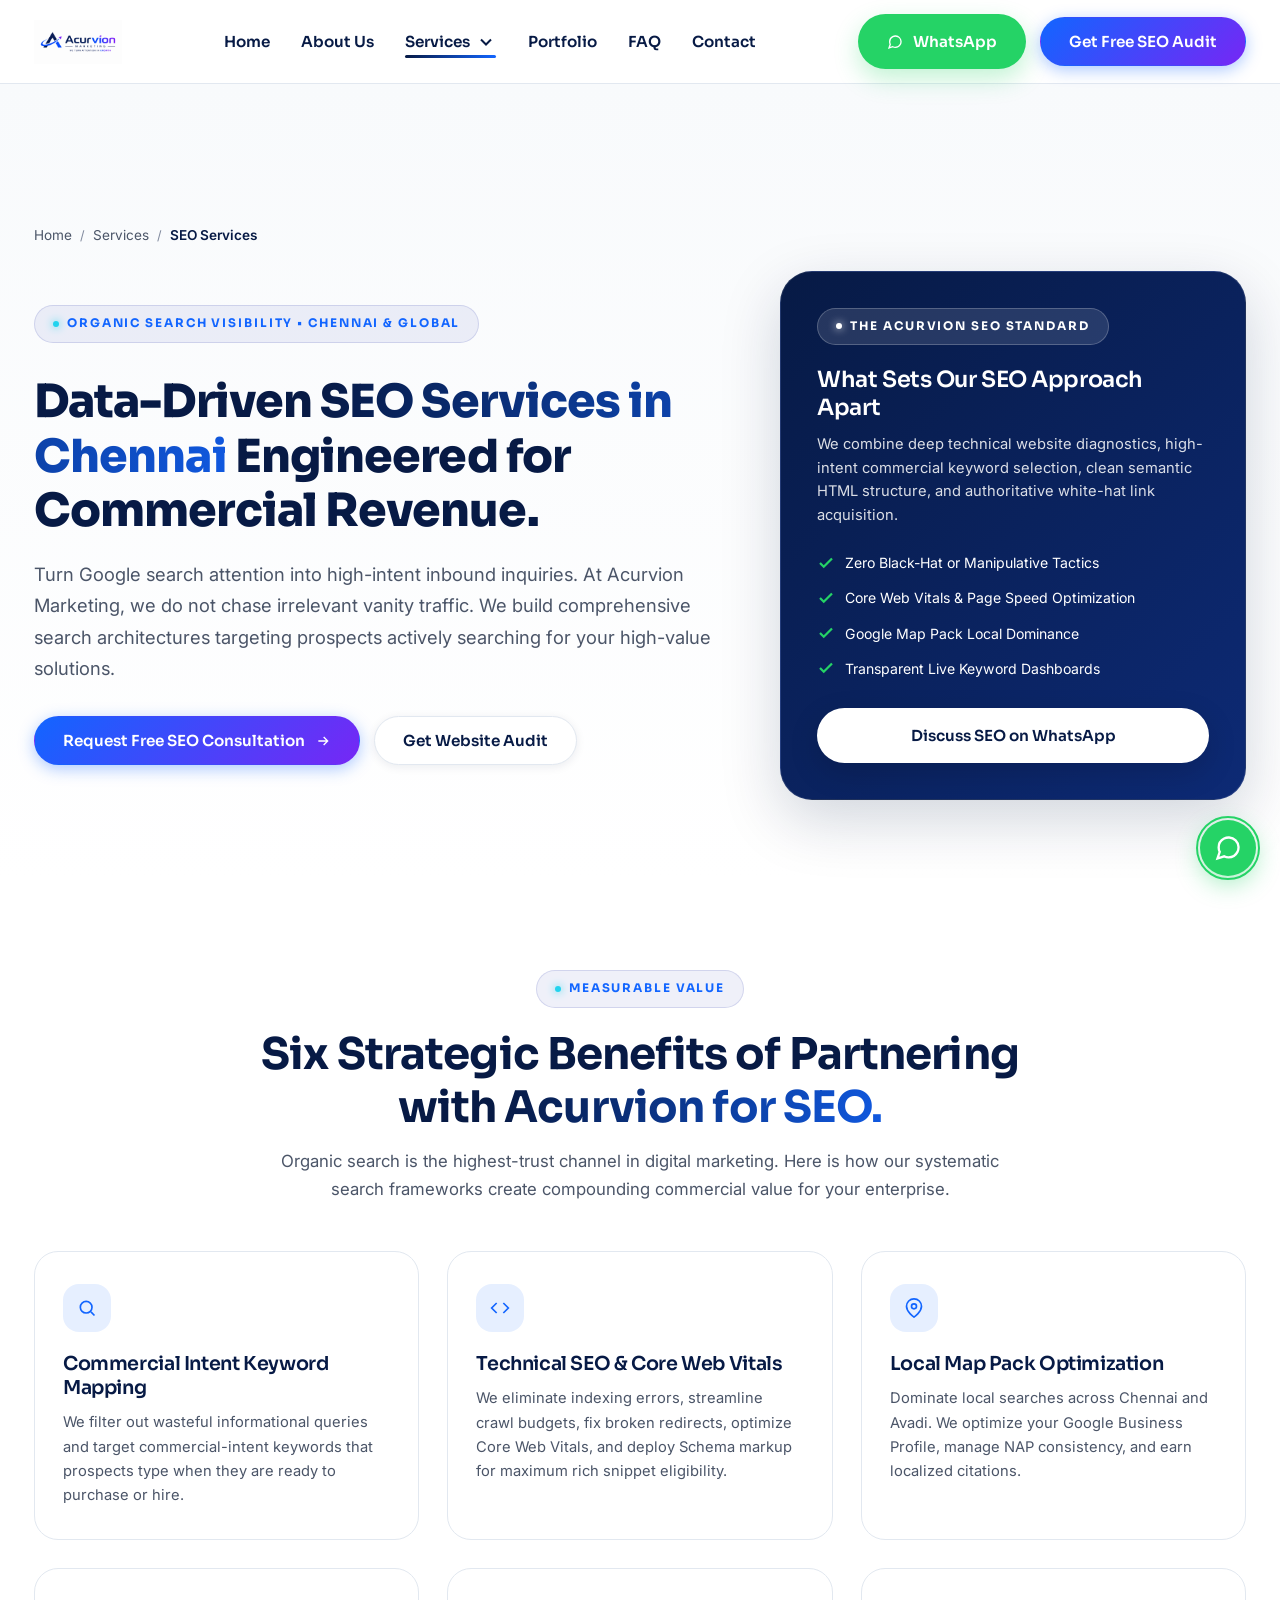
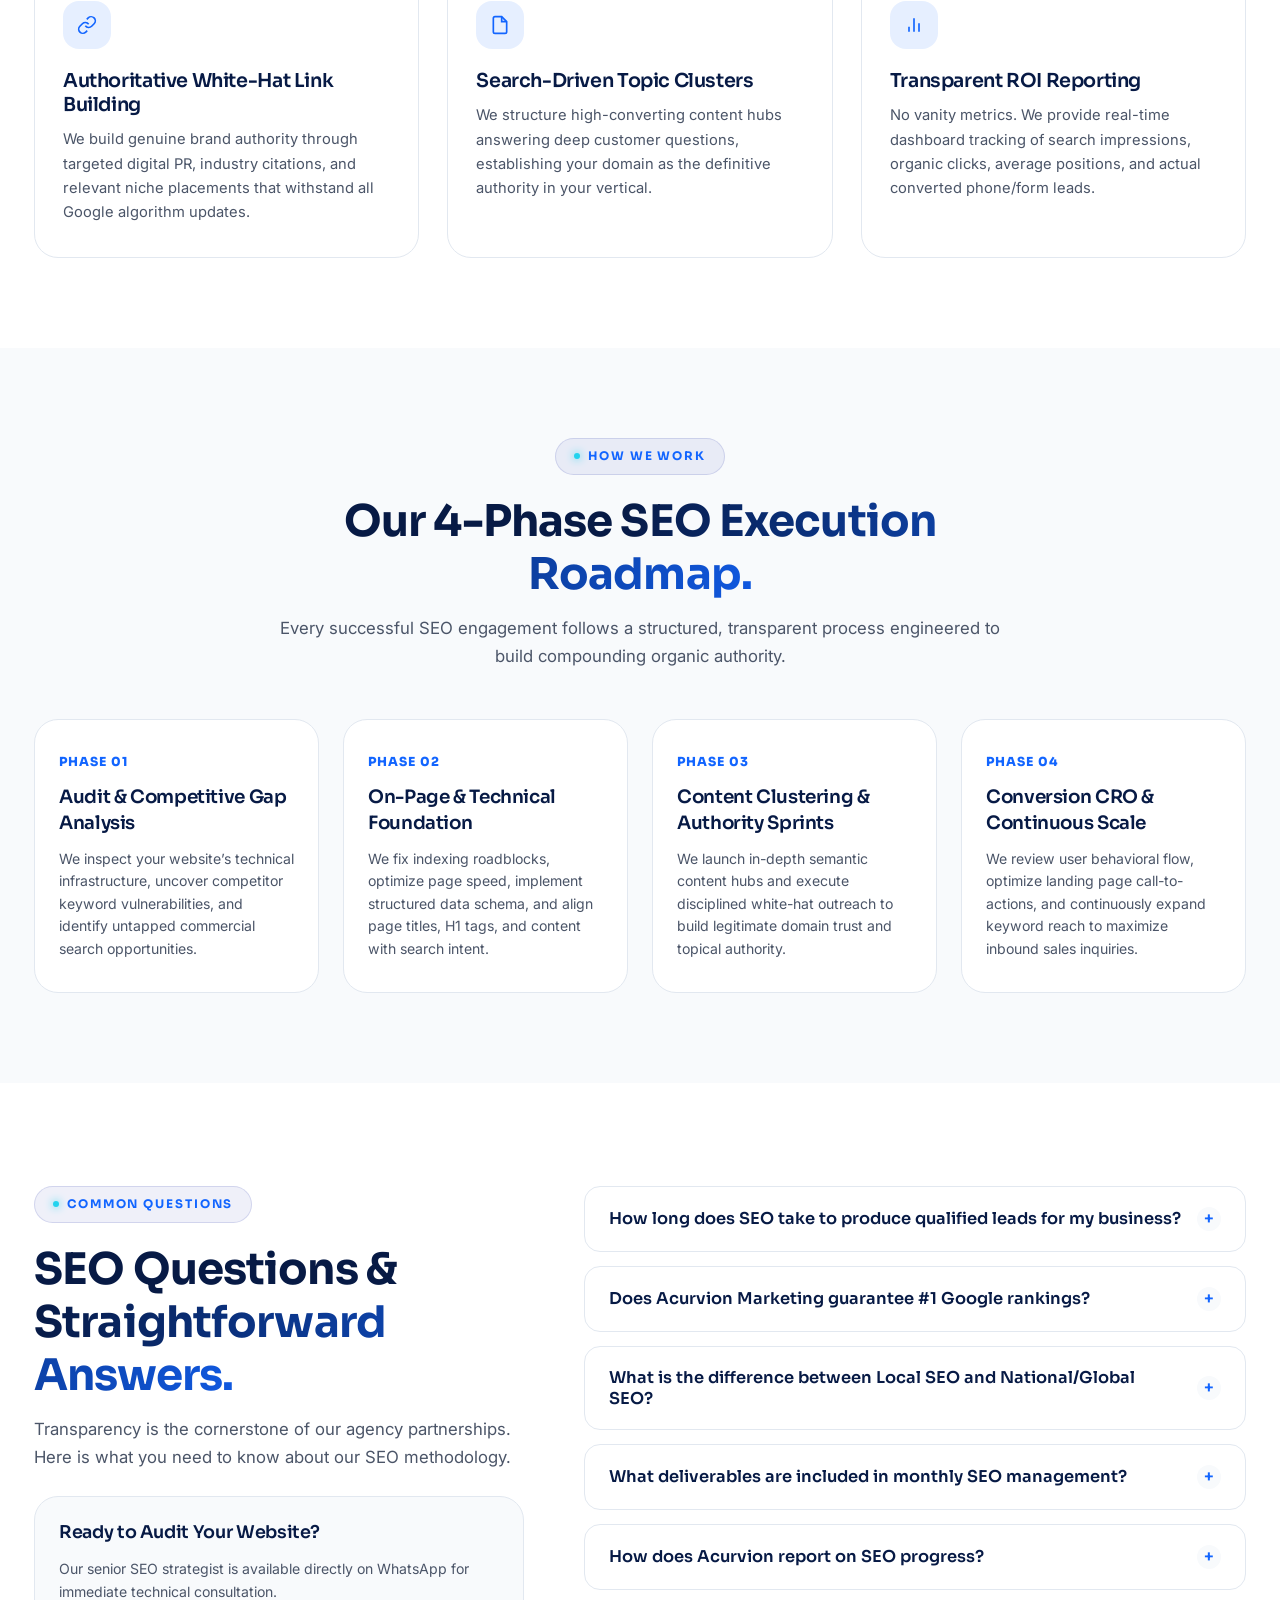
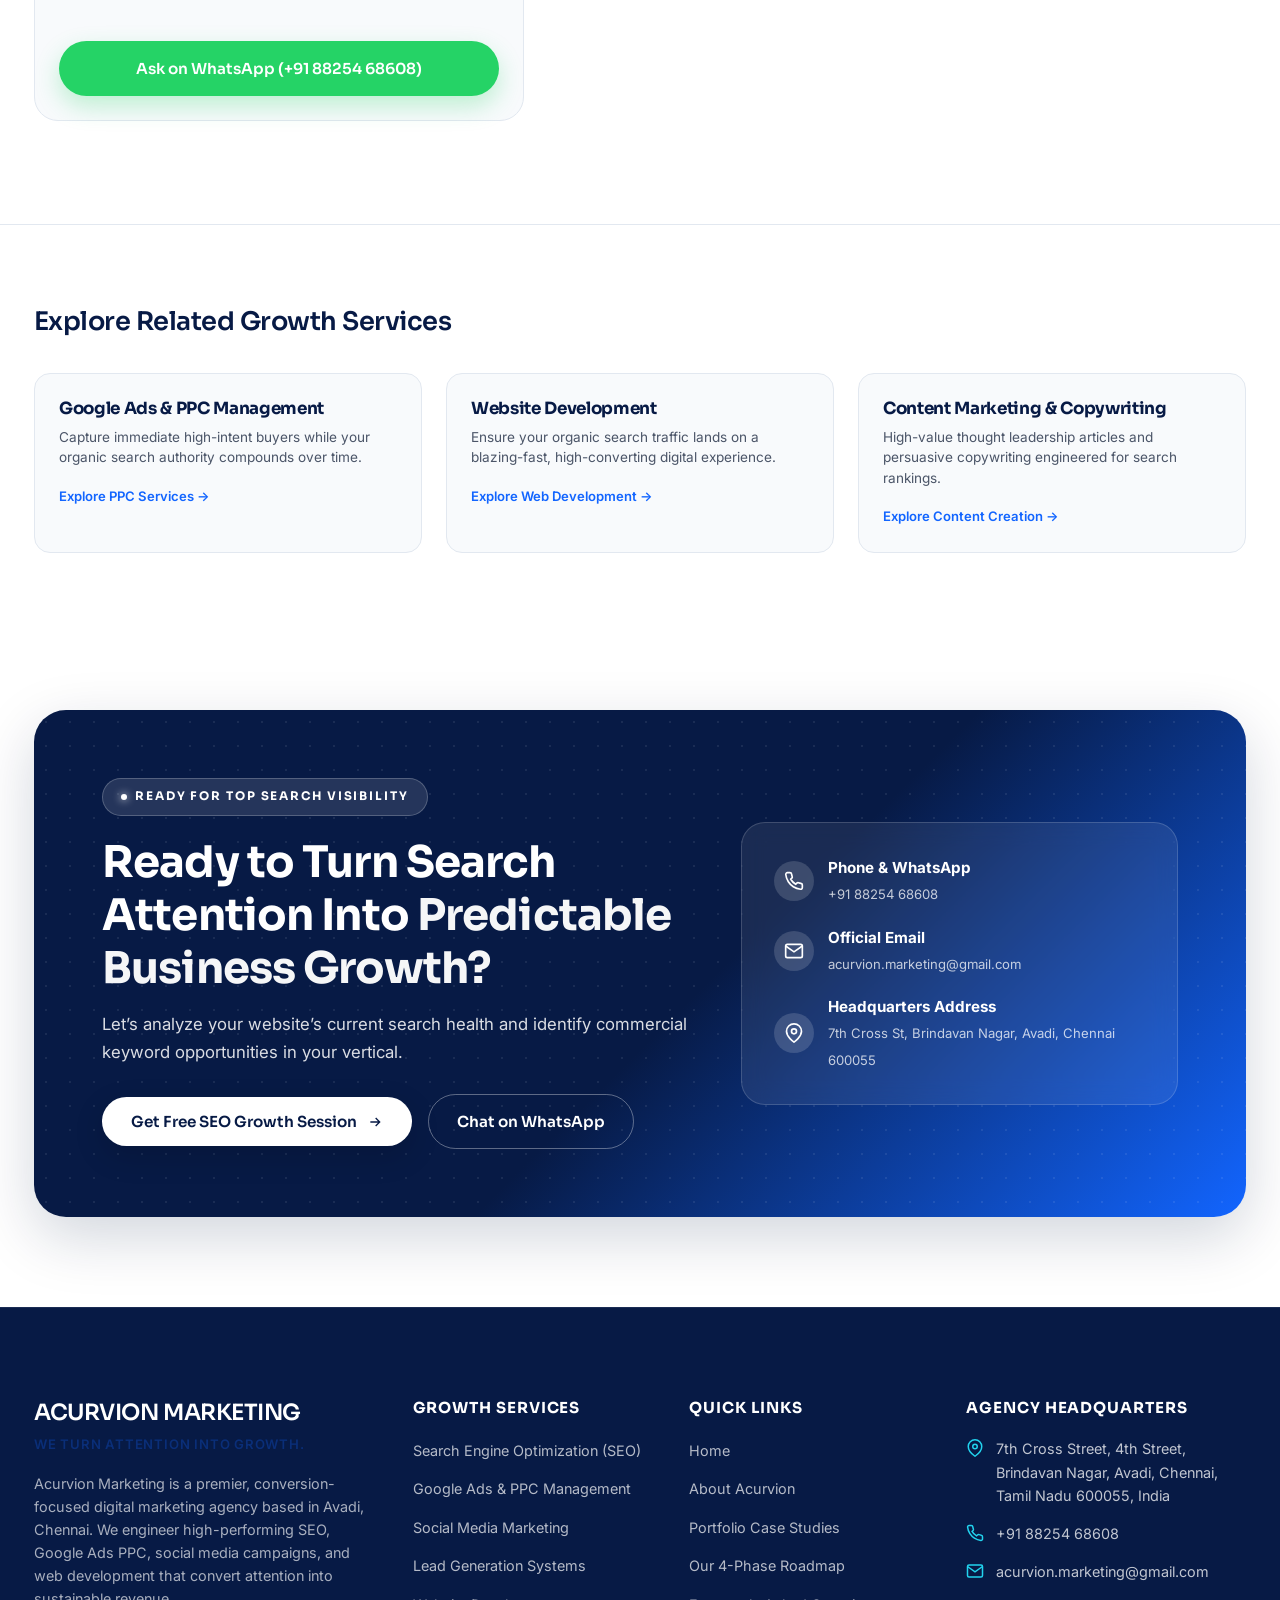
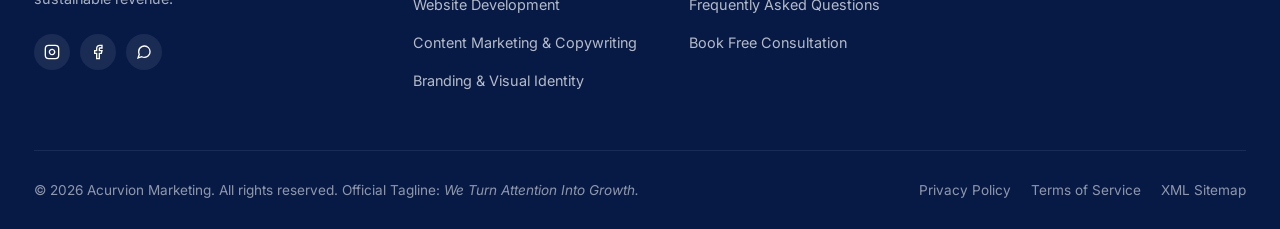
<file: services/seo-services.html>
<!DOCTYPE html>
<html lang="en">

<head>
  <!-- Google Tag Manager -->
  <script>(function (w, d, s, l, i) {
      w[l] = w[l] || []; w[l].push({
        'gtm.start':
          new Date().getTime(), event: 'gtm.js'
      }); var f = d.getElementsByTagName(s)[0],
        j = d.createElement(s), dl = l != 'dataLayer' ? '&l=' + l : ''; j.async = true; j.src =
        'https://www.googletagmanager.com/gtm.js?id=' + i + dl; f.parentNode.insertBefore(j, f);
    })(window, document, 'script', 'dataLayer', 'GTM-M9968TWX');</script>
  <!-- End Google Tag Manager -->

  <meta charset="UTF-8">
  <meta name="viewport" content="width=device-width, initial-scale=1.0">
  <title>SEO Services Chennai | Search Engine Optimization Company - Acurvion Marketing</title>

  <!-- Primary SEO Meta Tags -->
  <meta name="description"
    content="Accelerate organic search visibility with Acurvion Marketing's professional SEO services in Chennai. Technical audits, on-page architecture, local map packs & ethical white-hat link building.">
  <meta name="keywords"
    content="SEO Services Chennai, SEO Agency Chennai, Digital Marketing Company Chennai, Search Engine Optimization Chennai, Local SEO Avadi, Technical SEO Chennai, White Hat Link Building">
  <meta name="author" content="Acurvion Marketing">
  <meta name="robots" content="index, follow, max-snippet:-1, max-image-preview:large, max-video-preview:-1">
  <link rel="canonical" href="https://acurvionmarketing.vercel.app/services/seo-services.html">

  <!-- Open Graph / Facebook -->
  <meta property="og:type" content="article">
  <meta property="og:url" content="https://acurvionmarketing.vercel.app/services/seo-services.html">
  <meta property="og:title" content="SEO Services Chennai | Search Engine Optimization Company - Acurvion Marketing">
  <meta property="og:description"
    content="Dominate high-commercial intent Google searches in Chennai and worldwide. Data-backed keyword research, technical performance audits, and sustainable organic traffic growth.">
  <meta property="og:image" content="../assets/acurvion-logo.png">

  <!-- Twitter Card -->
  <meta name="twitter:card" content="summary_large_image">
  <meta name="twitter:title" content="SEO Services Chennai | Acurvion Marketing">
  <meta name="twitter:description"
    content="Turn Google search attention into high-intent inbound inquiries with data-driven SEO strategies in Chennai and globally.">
  <meta name="twitter:image" content="../assets/acurvion-logo.png">

  <!-- Favicon -->
  <link rel="icon" type="image/png" href="../assets/acurvion-logo.png">
  <link rel="apple-touch-icon" href="../assets/acurvion-logo.png">

  <!-- Google Fonts -->
  <link rel="preconnect" href="https://fonts.googleapis.com">
  <link rel="preconnect" href="https://fonts.gstatic.com" crossorigin>
  <link
    href="https://fonts.googleapis.com/css2?family=Inter:wght@300;400;500;600;700&family=Sora:wght@400;500;600;700;800&display=swap"
    rel="stylesheet">

  <!-- Stylesheet -->
  <link rel="stylesheet" href="../styles.css?v=3.0">

  <!-- Structured Data: Service, BreadcrumbList & FAQPage JSON-LD -->
  <script type="application/ld+json">
  {
    "@context": "https://schema.org",
    "@graph": [
      {
        "@type": "Service",
        "@id": "https://acurvionmarketing.vercel.app/services/seo-services.html#service",
        "name": "Search Engine Optimization (SEO) Services",
        "serviceType": "Search Engine Optimization",
        "provider": {
          "@type": "Organization",
          "name": "Acurvion Marketing",
          "url": "https://acurvionmarketing.vercel.app/",
          "telephone": "+918825468608",
          "email": "acurvion.marketing@gmail.com"
        },
        "areaServed": [
          { "@type": "City", "name": "Chennai" },
          { "@type": "City", "name": "Avadi" },
          { "@type": "Country", "name": "India" }
        ],
        "description": "Comprehensive white-hat SEO services including technical audits, keyword research, on-page optimization, local Google Map Pack rankings, and authority building."
      },
      {
        "@type": "BreadcrumbList",
        "@id": "https://acurvionmarketing.vercel.app/services/seo-services.html#breadcrumbs",
        "itemListElement": [
          {
            "@type": "ListItem",
            "position": 1,
            "name": "Home",
            "item": "https://acurvionmarketing.vercel.app/"
          },
          {
            "@type": "ListItem",
            "position": 2,
            "name": "Services",
            "item": "https://acurvionmarketing.vercel.app/#services"
          },
          {
            "@type": "ListItem",
            "position": 3,
            "name": "SEO Services",
            "item": "https://acurvionmarketing.vercel.app/services/seo-services.html"
          }
        ]
      },
      {
        "@type": "FAQPage",
        "@id": "https://acurvionmarketing.vercel.app/services/seo-services.html#faq",
        "mainEntity": [
          {
            "@type": "Question",
            "name": "How long does SEO take to produce qualified leads for my business?",
            "acceptedAnswer": {
              "@type": "Answer",
              "text": "SEO is a compounding organic growth asset. While technical foundation fixes and Google Business Profile local optimizations often produce initial ranking momentum within 30 to 60 days, competitive commercial keywords and reliable inbound customer pipelines typically mature between 3 to 6 months of disciplined optimization."
            }
          },
          {
            "@type": "Question",
            "name": "Does Acurvion Marketing guarantee #1 Google rankings?",
            "acceptedAnswer": {
              "@type": "Answer",
              "text": "No ethical, professional SEO agency guarantees specific #1 rankings because Google's ranking algorithms undergo hundreds of updates annually. We guarantee strict adherence to Google Search Essentials, transparent data reporting, and measurable commercial keyword visibility improvements that generate qualified inquiries."
            }
          },
          {
            "@type": "Question",
            "name": "What is the difference between Local SEO and National/Global SEO?",
            "acceptedAnswer": {
              "@type": "Answer",
              "text": "Local SEO focuses on ranking in Google Maps 3-packs and localized queries (e.g. 'in Chennai' or 'near me'), driving physical visits and regional phone calls. National and global SEO targets broad commercial search terms across countries without geographic boundaries to scale remote and e-commerce revenue."
            }
          },
          {
            "@type": "Question",
            "name": "What deliverables are included in monthly SEO management?",
            "acceptedAnswer": {
              "@type": "Answer",
              "text": "Our monthly SEO sprints include continuous technical monitoring, Core Web Vitals checks, new keyword mapping, on-page optimization of landing pages, creation of search-optimized content clusters, authoritative white-hat link acquisition, and comprehensive monthly performance reviews."
            }
          },
          {
            "@type": "Question",
            "name": "How does Acurvion report on SEO progress?",
            "acceptedAnswer": {
              "@type": "Answer",
              "text": "We provide transparent live reporting dashboards tracking organic impressions, qualified clicks, keyword position changes, and inbound lead form submissions so you can directly assess your return on investment."
            }
          }
        ]
      }
    ]
  }
  </script>
</head>

<body class="service-page">
  <!-- Google Tag Manager (noscript) -->
  <noscript><iframe src="https://www.googletagmanager.com/ns.html?id=GTM-M9968TWX" height="0" width="0"
      style="display:none;visibility:hidden"></iframe></noscript>

  <!-- ================= SITE HEADER ================= -->
  <header class="home-header" id="siteHeader">
    <div class="scroll-progress-bar" id="scrollProgressBar" aria-hidden="true"></div>
    <div class="container home-header-inner">
      <a href="../" class="home-logo" aria-label="Acurvion Marketing">
        <img src="../assets/acurvion-logo.png" alt="Acurvion Marketing Logo" class="home-logo-img" width="160" height="48">
      </a>

      <nav class="home-nav" id="homeNav" aria-label="Primary Navigation">
        <a href="../" class="home-nav-link">Home</a>
        <a href="../#about" class="home-nav-link">About Us</a>

        <!-- Services Mega-Dropdown -->
        <div class="home-nav-item open-hover" data-home-dropdown="services">
          <button type="button" class="home-nav-link home-dd-toggle active" aria-haspopup="true" aria-expanded="false">
            Services
            <svg class="home-dd-caret" viewBox="0 0 24 24" fill="none" stroke="currentColor" stroke-width="2.4">
              <path d="M6 9l6 6 6-6" />
            </svg>
          </button>
          <div class="home-dropdown" role="menu" aria-label="Growth Services">
            <div class="home-dropdown-grid">
              <a class="home-dropdown-item" role="menuitem" href="seo-services.html">
                <span class="home-dd-icon">
                  <svg viewBox="0 0 24 24" fill="none" stroke="currentColor" stroke-width="2">
                    <circle cx="11" cy="11" r="7" /><path d="M21 21l-4.3-4.3" />
                  </svg>
                </span>
                <span class="home-dd-text">
                  <strong>Search Engine Optimization (SEO)</strong>
                  <small>Dominate high-commercial intent keywords</small>
                </span>
              </a>

              <a class="home-dropdown-item" role="menuitem" href="ppc-advertising.html">
                <span class="home-dd-icon">
                  <svg viewBox="0 0 24 24" fill="none" stroke="currentColor" stroke-width="2">
                    <path d="M3 11l18-7-7 18-2.5-7L3 11z" />
                  </svg>
                </span>
                <span class="home-dd-text">
                  <strong>Google Ads &amp; PPC Management</strong>
                  <small>Targeted paid acquisition with zero waste</small>
                </span>
              </a>

              <a class="home-dropdown-item" role="menuitem" href="social-media-marketing.html">
                <span class="home-dd-icon">
                  <svg viewBox="0 0 24 24" fill="none" stroke="currentColor" stroke-width="2">
                    <circle cx="18" cy="5" r="3" /><circle cx="6" cy="12" r="3" /><circle cx="18" cy="19" r="3" />
                    <path d="M8.6 10.5l6.8-3.9M8.6 13.5l6.8 3.9" />
                  </svg>
                </span>
                <span class="home-dd-text">
                  <strong>Social Media Marketing</strong>
                  <small>Meta, Instagram &amp; LinkedIn lead funnels</small>
                </span>
              </a>

              <a class="home-dropdown-item" role="menuitem" href="lead-generation.html">
                <span class="home-dd-icon">
                  <svg viewBox="0 0 24 24" fill="none" stroke="currentColor" stroke-width="2">
                    <path d="M16 21v-2a4 4 0 0 0-4-4H5a4 4 0 0 0-4 4v2"/><circle cx="8.5" cy="7" r="4"/>
                    <polyline points="17 11 19 13 23 9"/>
                  </svg>
                </span>
                <span class="home-dd-text">
                  <strong>Lead Generation Systems</strong>
                  <small>Qualified inbound B2B &amp; B2C pipeline</small>
                </span>
              </a>

              <a class="home-dropdown-item" role="menuitem" href="website-development.html">
                <span class="home-dd-icon">
                  <svg viewBox="0 0 24 24" fill="none" stroke="currentColor" stroke-width="2">
                    <rect x="3" y="4" width="18" height="13" rx="2" /><path d="M8 21h8M12 17v4" />
                  </svg>
                </span>
                <span class="home-dd-text">
                  <strong>Website Development</strong>
                  <small>Fast, mobile-first conversion engines</small>
                </span>
              </a>

              <a class="home-dropdown-item" role="menuitem" href="content-creation.html">
                <span class="home-dd-icon">
                  <svg viewBox="0 0 24 24" fill="none" stroke="currentColor" stroke-width="2">
                    <path d="M4 5h16M4 12h10M4 19h13" />
                  </svg>
                </span>
                <span class="home-dd-text">
                  <strong>Content Creation &amp; Copywriting</strong>
                  <small>Persuasive communication that converts</small>
                </span>
              </a>

              <a class="home-dropdown-item" role="menuitem" href="branding-services.html">
                <span class="home-dd-icon">
                  <svg viewBox="0 0 24 24" fill="none" stroke="currentColor" stroke-width="2">
                    <path d="M6 3h12v18l-6-4-6 4V3z" />
                  </svg>
                </span>
                <span class="home-dd-text">
                  <strong>Branding &amp; Visual Identity</strong>
                  <small>Distinct visual authority &amp; market positioning</small>
                </span>
              </a>
            </div>
          </div>
        </div>

        <a href="../#portfolio" class="home-nav-link">Portfolio</a>
        <a href="../#faq" class="home-nav-link">FAQ</a>
        <a href="#consultModal" class="home-nav-link" data-consult-trigger data-service="Search Engine Optimization (SEO)">Contact</a>

        <div class="home-nav-mobile-cta">
          <button type="button" class="home-btn home-btn-primary" data-consult-trigger data-service="Search Engine Optimization (SEO)" style="width: 100%;">
            <span>Book SEO Consultation</span>
          </button>
          <a href="https://wa.me/918825468608?text=Hello%20Acurvion,%20I%20would%20like%20to%20discuss%20SEO%20services%20for%20my%20business."
            class="home-btn home-btn-whatsapp" target="_blank" rel="noopener" style="width: 100%; margin-top: 10px;">
            <span>Chat on WhatsApp</span>
          </a>
        </div>
      </nav>

      <div class="home-header-actions">
        <a href="https://wa.me/918825468608?text=Hello%20Acurvion,%20I%20would%20like%20to%20discuss%20SEO%20services%20for%20my%20business."
          class="home-btn home-btn-whatsapp" target="_blank" rel="noopener" aria-label="Chat on WhatsApp">
          <svg viewBox="0 0 24 24" fill="none" stroke="currentColor" stroke-width="2">
            <path
              d="M21 11.5a8.38 8.38 0 01-.9 3.8 8.5 8.5 0 01-7.6 4.7 8.38 8.38 0 01-3.8-.9L3 21l1.9-5.7a8.38 8.38 0 01-.9-3.8 8.5 8.5 0 014.7-7.6 8.38 8.38 0 013.8-.9h.5a8.48 8.48 0 018 8v.5z" />
          </svg>
          <span>WhatsApp</span>
        </a>

        <button type="button" class="home-btn home-btn-primary" data-consult-trigger data-service="Search Engine Optimization (SEO)">
          <span>Get Free SEO Audit</span>
        </button>

        <button class="home-nav-toggle" id="homeNavToggle" type="button" aria-label="Toggle Navigation Menu" aria-expanded="false" aria-controls="homeNav">
          <span></span><span></span><span></span>
        </button>
      </div>
    </div>
  </header>
  <div class="home-nav-backdrop" id="homeNavBackdrop" aria-hidden="true"></div>

  <main>
    <!-- ================= SERVICE HERO ================= -->
    <section class="service-page-hero">
      <div class="container">
        <!-- Breadcrumbs -->
        <nav class="breadcrumb-nav" aria-label="Breadcrumb">
          <ol class="breadcrumb-list">
            <li class="breadcrumb-item"><a href="../">Home</a></li>
            <li class="breadcrumb-separator">/</li>
            <li class="breadcrumb-item"><a href="../#services">Services</a></li>
            <li class="breadcrumb-separator">/</li>
            <li class="breadcrumb-item active" aria-current="page">SEO Services</li>
          </ol>
        </nav>

        <div class="service-hero-grid">
          <div class="service-hero-content">
            <span class="home-eyebrow">ORGANIC SEARCH VISIBILITY • CHENNAI &amp; GLOBAL</span>
            <h1>Data-Driven <span class="home-text-accent">SEO Services in Chennai</span> Engineered for Commercial Revenue.</h1>
            <p class="service-hero-lead">
              Turn Google search attention into high-intent inbound inquiries. At Acurvion Marketing, we do not chase irrelevant vanity traffic. We build comprehensive search architectures targeting prospects actively searching for your high-value solutions.
            </p>
            <div style="display: flex; gap: 14px; flex-wrap: wrap;">
              <button type="button" class="home-btn home-btn-primary" data-consult-trigger data-service="Search Engine Optimization (SEO)">
                <span>Request Free SEO Consultation</span>
                <svg viewBox="0 0 24 24" fill="none" stroke="currentColor" stroke-width="2"><path d="M5 12h14M13 6l6 6-6 6"/></svg>
              </button>
              <button type="button" class="home-btn home-btn-secondary" data-audit-trigger data-service="Search Engine Optimization (SEO)">
                <span>Get Website Audit</span>
              </button>
            </div>
          </div>

          <div class="service-hero-card">
            <span class="home-eyebrow home-eyebrow-light">THE ACURVION SEO STANDARD</span>
            <h3>What Sets Our SEO Approach Apart</h3>
            <p>We combine deep technical website diagnostics, high-intent commercial keyword selection, clean semantic HTML structure, and authoritative white-hat link acquisition.</p>
            <ul class="service-quick-deliverables">
              <li>
                <svg viewBox="0 0 24 24" fill="none" stroke="currentColor" stroke-width="3" width="18" height="18"><polyline points="20 6 9 17 4 12"/></svg>
                <span>Zero Black-Hat or Manipulative Tactics</span>
              </li>
              <li>
                <svg viewBox="0 0 24 24" fill="none" stroke="currentColor" stroke-width="3" width="18" height="18"><polyline points="20 6 9 17 4 12"/></svg>
                <span>Core Web Vitals &amp; Page Speed Optimization</span>
              </li>
              <li>
                <svg viewBox="0 0 24 24" fill="none" stroke="currentColor" stroke-width="3" width="18" height="18"><polyline points="20 6 9 17 4 12"/></svg>
                <span>Google Map Pack Local Dominance</span>
              </li>
              <li>
                <svg viewBox="0 0 24 24" fill="none" stroke="currentColor" stroke-width="3" width="18" height="18"><polyline points="20 6 9 17 4 12"/></svg>
                <span>Transparent Live Keyword Dashboards</span>
              </li>
            </ul>
            <a href="https://wa.me/918825468608?text=Hello%20Acurvion,%20I%20want%20to%20audit%20my%20website%20SEO." target="_blank" rel="noopener" class="home-btn home-btn-white" style="width: 100%;">
              <span>Discuss SEO on WhatsApp</span>
            </a>
          </div>
        </div>
      </div>
    </section>

    <!-- ================= SERVICE EXPLANATION & BENEFITS ================= -->
    <section class="service-benefits-section">
      <div class="container">
        <div class="home-section-head">
          <span class="home-eyebrow">MEASURABLE VALUE</span>
          <h2>Six Strategic Benefits of Partnering with <span class="home-text-accent">Acurvion for SEO.</span></h2>
          <p>Organic search is the highest-trust channel in digital marketing. Here is how our systematic search frameworks create compounding commercial value for your enterprise.</p>
        </div>

        <div class="service-benefits-grid">
          <div class="service-benefit-card">
            <div class="service-benefit-icon">
              <svg viewBox="0 0 24 24" fill="none" stroke="currentColor" stroke-width="2"><circle cx="11" cy="11" r="7"/><path d="M21 21l-4.3-4.3"/></svg>
            </div>
            <h4>Commercial Intent Keyword Mapping</h4>
            <p>We filter out wasteful informational queries and target commercial-intent keywords that prospects type when they are ready to purchase or hire.</p>
          </div>

          <div class="service-benefit-card">
            <div class="service-benefit-icon">
              <svg viewBox="0 0 24 24" fill="none" stroke="currentColor" stroke-width="2"><polyline points="16 18 22 12 16 6"/><polyline points="8 6 2 12 8 18"/></svg>
            </div>
            <h4>Technical SEO &amp; Core Web Vitals</h4>
            <p>We eliminate indexing errors, streamline crawl budgets, fix broken redirects, optimize Core Web Vitals, and deploy Schema markup for maximum rich snippet eligibility.</p>
          </div>

          <div class="service-benefit-card">
            <div class="service-benefit-icon">
              <svg viewBox="0 0 24 24" fill="none" stroke="currentColor" stroke-width="2"><path d="M21 10c0 7-9 13-9 13s-9-6-9-13a9 9 0 0118 0z"/><circle cx="12" cy="10" r="3"/></svg>
            </div>
            <h4>Local Map Pack Optimization</h4>
            <p>Dominate local searches across Chennai and Avadi. We optimize your Google Business Profile, manage NAP consistency, and earn localized citations.</p>
          </div>

          <div class="service-benefit-card">
            <div class="service-benefit-icon">
              <svg viewBox="0 0 24 24" fill="none" stroke="currentColor" stroke-width="2"><path d="M10 13a5 5 0 0 0 7.54.54l3-3a5 5 0 0 0-7.07-7.07l-1.72 1.71"/><path d="M14 11a5 5 0 0 0-7.54-.54l-3 3a5 5 0 0 0 7.07 7.07l1.71-1.71"/></svg>
            </div>
            <h4>Authoritative White-Hat Link Building</h4>
            <p>We build genuine brand authority through targeted digital PR, industry citations, and relevant niche placements that withstand all Google algorithm updates.</p>
          </div>

          <div class="service-benefit-card">
            <div class="service-benefit-icon">
              <svg viewBox="0 0 24 24" fill="none" stroke="currentColor" stroke-width="2"><path d="M14 2H6a2 2 0 0 0-2 2v16a2 2 0 0 0 2 2h12a2 2 0 0 0 2-2V8z"/><polyline points="14 2 14 8 20 8"/></svg>
            </div>
            <h4>Search-Driven Topic Clusters</h4>
            <p>We structure high-converting content hubs answering deep customer questions, establishing your domain as the definitive authority in your vertical.</p>
          </div>

          <div class="service-benefit-card">
            <div class="service-benefit-icon">
              <svg viewBox="0 0 24 24" fill="none" stroke="currentColor" stroke-width="2"><line x1="18" y1="20" x2="18" y2="10"/><line x1="12" y1="20" x2="12" y2="4"/><line x1="6" y1="20" x2="6" y2="14"/></svg>
            </div>
            <h4>Transparent ROI Reporting</h4>
            <p>No vanity metrics. We provide real-time dashboard tracking of search impressions, organic clicks, average positions, and actual converted phone/form leads.</p>
          </div>
        </div>
      </div>
    </section>

    <!-- ================= WORKING PROCESS ================= -->
    <section class="service-process-section">
      <div class="container">
        <div class="home-section-head">
          <span class="home-eyebrow">HOW WE WORK</span>
          <h2>Our 4-Phase <span class="home-text-accent">SEO Execution Roadmap.</span></h2>
          <p>Every successful SEO engagement follows a structured, transparent process engineered to build compounding organic authority.</p>
        </div>

        <div class="service-process-grid">
          <div class="service-process-card">
            <span class="service-process-step-num">PHASE 01</span>
            <h4>Audit &amp; Competitive Gap Analysis</h4>
            <p>We inspect your website’s technical infrastructure, uncover competitor keyword vulnerabilities, and identify untapped commercial search opportunities.</p>
          </div>

          <div class="service-process-card">
            <span class="service-process-step-num">PHASE 02</span>
            <h4>On-Page &amp; Technical Foundation</h4>
            <p>We fix indexing roadblocks, optimize page speed, implement structured data schema, and align page titles, H1 tags, and content with search intent.</p>
          </div>

          <div class="service-process-card">
            <span class="service-process-step-num">PHASE 03</span>
            <h4>Content Clustering &amp; Authority Sprints</h4>
            <p>We launch in-depth semantic content hubs and execute disciplined white-hat outreach to build legitimate domain trust and topical authority.</p>
          </div>

          <div class="service-process-card">
            <span class="service-process-step-num">PHASE 04</span>
            <h4>Conversion CRO &amp; Continuous Scale</h4>
            <p>We review user behavioral flow, optimize landing page call-to-actions, and continuously expand keyword reach to maximize inbound sales inquiries.</p>
          </div>
        </div>
      </div>
    </section>

    <!-- ================= SERVICE FAQS ================= -->
    <section class="home-faq-section" id="faq">
      <div class="container home-faq-wrap">
        <div class="home-faq-left">
          <span class="home-eyebrow">COMMON QUESTIONS</span>
          <h2>SEO Questions &amp; <span class="home-text-accent">Straightforward Answers.</span></h2>
          <p>Transparency is the cornerstone of our agency partnerships. Here is what you need to know about our SEO methodology.</p>
          <div class="home-faq-contact-card">
            <h4>Ready to Audit Your Website?</h4>
            <p>Our senior SEO strategist is available directly on WhatsApp for immediate technical consultation.</p>
            <a href="https://wa.me/918825468608?text=Hello%20Acurvion,%20I%20have%20questions%20about%20SEO%20services." target="_blank" rel="noopener" class="home-btn home-btn-whatsapp">
              <span>Ask on WhatsApp (+91 88254 68608)</span>
            </a>
          </div>
        </div>

        <div class="home-faq-list">
          <div class="home-faq-item">
            <button type="button" class="home-faq-question" aria-expanded="false">
              <span>How long does SEO take to produce qualified leads for my business?</span>
              <span class="home-faq-icon">+</span>
            </button>
            <div class="home-faq-answer">
              <p>SEO is a compounding organic growth asset. While technical foundation fixes and Google Business Profile local optimizations often produce initial ranking momentum within 30 to 60 days, competitive commercial keywords and reliable inbound customer pipelines typically mature between 3 to 6 months of disciplined optimization.</p>
            </div>
          </div>

          <div class="home-faq-item">
            <button type="button" class="home-faq-question" aria-expanded="false">
              <span>Does Acurvion Marketing guarantee #1 Google rankings?</span>
              <span class="home-faq-icon">+</span>
            </button>
            <div class="home-faq-answer">
              <p>No ethical, professional SEO agency guarantees specific #1 rankings because Google's ranking algorithms undergo hundreds of updates annually. We guarantee strict adherence to Google Search Essentials, transparent data reporting, and measurable commercial keyword visibility improvements that generate qualified inquiries.</p>
            </div>
          </div>

          <div class="home-faq-item">
            <button type="button" class="home-faq-question" aria-expanded="false">
              <span>What is the difference between Local SEO and National/Global SEO?</span>
              <span class="home-faq-icon">+</span>
            </button>
            <div class="home-faq-answer">
              <p>Local SEO focuses on ranking in Google Maps 3-packs and localized queries (e.g. 'in Chennai' or 'near me'), driving physical visits and regional phone calls. National and global SEO targets broad commercial search terms across countries without geographic boundaries to scale remote and e-commerce revenue.</p>
            </div>
          </div>

          <div class="home-faq-item">
            <button type="button" class="home-faq-question" aria-expanded="false">
              <span>What deliverables are included in monthly SEO management?</span>
              <span class="home-faq-icon">+</span>
            </button>
            <div class="home-faq-answer">
              <p>Our monthly SEO sprints include continuous technical monitoring, Core Web Vitals checks, new keyword mapping, on-page optimization of landing pages, creation of search-optimized content clusters, authoritative white-hat link acquisition, and comprehensive monthly performance reviews.</p>
            </div>
          </div>

          <div class="home-faq-item">
            <button type="button" class="home-faq-question" aria-expanded="false">
              <span>How does Acurvion report on SEO progress?</span>
              <span class="home-faq-icon">+</span>
            </button>
            <div class="home-faq-answer">
              <p>We provide transparent live reporting dashboards tracking organic impressions, qualified clicks, keyword position changes, and inbound lead form submissions so you can directly assess your return on investment.</p>
            </div>
          </div>
        </div>
      </div>
    </section>

    <!-- ================= RELATED SERVICES ================= -->
    <section class="service-related-section">
      <div class="container">
        <h3>Explore Related Growth Services</h3>
        <div class="service-related-grid">
          <a href="ppc-advertising.html" class="service-related-card">
            <h5>Google Ads &amp; PPC Management</h5>
            <p>Capture immediate high-intent buyers while your organic search authority compounds over time.</p>
            <span class="service-related-link">Explore PPC Services &rarr;</span>
          </a>
          <a href="website-development.html" class="service-related-card">
            <h5>Website Development</h5>
            <p>Ensure your organic search traffic lands on a blazing-fast, high-converting digital experience.</p>
            <span class="service-related-link">Explore Web Development &rarr;</span>
          </a>
          <a href="content-creation.html" class="service-related-card">
            <h5>Content Marketing &amp; Copywriting</h5>
            <p>High-value thought leadership articles and persuasive copywriting engineered for search rankings.</p>
            <span class="service-related-link">Explore Content Creation &rarr;</span>
          </a>
        </div>
      </div>
    </section>

    <!-- ================= HIGH IMPACT CLOSING CTA BANNER ================= -->
    <section class="home-cta-section" id="contact">
      <div class="container">
        <div class="home-cta-grid">
          <div class="home-cta-content">
            <span class="home-eyebrow home-eyebrow-light">READY FOR TOP SEARCH VISIBILITY</span>
            <h2>Ready to Turn Search Attention Into <span class="home-text-accent-light">Predictable Business Growth?</span></h2>
            <p>Let’s analyze your website’s current search health and identify commercial keyword opportunities in your vertical.</p>

            <div class="home-cta-actions">
              <button type="button" class="home-btn home-btn-white" data-consult-trigger data-service="Search Engine Optimization (SEO)">
                <span>Get Free SEO Growth Session</span>
                <svg viewBox="0 0 24 24" fill="none" stroke="currentColor" stroke-width="2"><path d="M5 12h14M13 6l6 6-6 6" /></svg>
              </button>
              <a href="https://wa.me/918825468608?text=Hello%20Acurvion,%20I%20am%20ready%20to%20discuss%20SEO%20growth%20for%20my%20business."
                class="home-btn home-btn-outline-light" target="_blank" rel="noopener">
                <span>Chat on WhatsApp</span>
              </a>
            </div>
          </div>

          <div class="home-cta-card-badge">
            <div class="home-cta-badge-item">
              <div class="home-cta-badge-icon">
                <svg viewBox="0 0 24 24" fill="none" stroke="currentColor" stroke-width="2">
                  <path d="M22 16.92v3a2 2 0 01-2.18 2 19.79 19.79 0 01-8.63-3.07 19.5 19.5 0 01-6-6 19.79 19.79 0 01-3.07-8.67A2 2 0 014.11 2h3a2 2 0 012 1.72 12.84 12.84 0 00.7 2.81 2 2 0 01-.45 2.11L8.09 9.91a16 16 0 006 6l1.27-1.27a2 2 0 012.11-.45 12.84 12.84 0 002.81.7A2 2 0 0122 16.92z" />
                </svg>
              </div>
              <div class="home-cta-badge-text">
                <strong>Phone &amp; WhatsApp</strong>
                <span>+91 88254 68608</span>
              </div>
            </div>

            <div class="home-cta-badge-item">
              <div class="home-cta-badge-icon">
                <svg viewBox="0 0 24 24" fill="none" stroke="currentColor" stroke-width="2">
                  <path d="M4 4h16c1.1 0 2 .9 2 2v12c0 1.1-.9 2-2 2H4c-1.1 0-2-.9-2-2V6c0-1.1.9-2 2-2z" />
                  <polyline points="22,6 12,13 2,6" />
                </svg>
              </div>
              <div class="home-cta-badge-text">
                <strong>Official Email</strong>
                <span>acurvion.marketing@gmail.com</span>
              </div>
            </div>

            <div class="home-cta-badge-item">
              <div class="home-cta-badge-icon">
                <svg viewBox="0 0 24 24" fill="none" stroke="currentColor" stroke-width="2">
                  <path d="M21 10c0 7-9 13-9 13s-9-6-9-13a9 9 0 0118 0z" />
                  <circle cx="12" cy="10" r="3" />
                </svg>
              </div>
              <div class="home-cta-badge-text">
                <strong>Headquarters Address</strong>
                <span>7th Cross St, Brindavan Nagar, Avadi, Chennai 600055</span>
              </div>
            </div>
          </div>
        </div>
      </div>
    </section>
  </main>

  <!-- ================= MODERN CORPORATE FOOTER ================= -->
  <footer class="home-footer">
    <div class="container">
      <div class="home-footer-grid">
        <div class="home-footer-brand">
          <h4>ACURVION MARKETING</h4>
          <div class="home-footer-tagline">We Turn Attention Into Growth.</div>
          <p class="home-footer-desc">Acurvion Marketing is a premier, conversion-focused digital marketing agency based in Avadi, Chennai. We engineer high-performing SEO, Google Ads PPC, social media campaigns, and web development that convert attention into sustainable revenue.</p>
          <div class="home-footer-socials">
            <a href="https://www.instagram.com/acurvion.marketing" class="home-social-link" target="_blank" rel="noopener" aria-label="Acurvion on Instagram">
              <svg viewBox="0 0 24 24" fill="none" stroke="currentColor" stroke-width="2">
                <rect x="2" y="2" width="20" height="20" rx="5" ry="5" /><path d="M16 11.37A4 4 0 1112.63 8 4 4 0 0116 11.37z" /><line x1="17.5" y1="6.5" x2="17.51" y2="6.5" />
              </svg>
            </a>
            <a href="https://www.facebook.com/profile.php?id=61586639406877" class="home-social-link" target="_blank" rel="noopener" aria-label="Acurvion on Facebook">
              <svg viewBox="0 0 24 24" fill="none" stroke="currentColor" stroke-width="2"><path d="M18 2h-3a5 5 0 00-5 5v3H7v4h3v8h4v-8h3l1-4h-4V7a1 1 0 011-1h3z" /></svg>
            </a>
            <a href="https://wa.me/918825468608" class="home-social-link" target="_blank" rel="noopener" aria-label="Acurvion on WhatsApp">
              <svg viewBox="0 0 24 24" fill="none" stroke="currentColor" stroke-width="2">
                <path d="M21 11.5a8.38 8.38 0 01-.9 3.8 8.5 8.5 0 01-7.6 4.7 8.38 8.38 0 01-3.8-.9L3 21l1.9-5.7a8.38 8.38 0 01-.9-3.8 8.5 8.5 0 014.7-7.6 8.38 8.38 0 013.8-.9h.5a8.48 8.48 0 018 8v.5z" />
              </svg>
            </a>
          </div>
        </div>

        <div class="home-footer-col">
          <h5>Growth Services</h5>
          <ul class="home-footer-links">
            <li><a href="seo-services.html">Search Engine Optimization (SEO)</a></li>
            <li><a href="ppc-advertising.html">Google Ads &amp; PPC Management</a></li>
            <li><a href="social-media-marketing.html">Social Media Marketing</a></li>
            <li><a href="lead-generation.html">Lead Generation Systems</a></li>
            <li><a href="website-development.html">Website Development</a></li>
            <li><a href="content-creation.html">Content Marketing &amp; Copywriting</a></li>
            <li><a href="branding-services.html">Branding &amp; Visual Identity</a></li>
          </ul>
        </div>

        <div class="home-footer-col">
          <h5>Quick Links</h5>
          <ul class="home-footer-links">
            <li><a href="../">Home</a></li>
            <li><a href="../#about">About Acurvion</a></li>
            <li><a href="../#portfolio">Portfolio Case Studies</a></li>
            <li><a href="../#journey">Our 4-Phase Roadmap</a></li>
            <li><a href="../#faq">Frequently Asked Questions</a></li>
            <li><a href="#consultModal" data-consult-trigger data-service="Search Engine Optimization (SEO)">Book Free Consultation</a></li>
          </ul>
        </div>

        <div class="home-footer-col">
          <h5>Agency Headquarters</h5>
          <div class="home-footer-contact-item">
            <svg viewBox="0 0 24 24" fill="none" stroke="currentColor" stroke-width="2">
              <path d="M21 10c0 7-9 13-9 13s-9-6-9-13a9 9 0 0118 0z" /><circle cx="12" cy="10" r="3" />
            </svg>
            <span>7th Cross Street, 4th Street, Brindavan Nagar, Avadi, Chennai, Tamil Nadu 600055, India</span>
          </div>
          <div class="home-footer-contact-item">
            <svg viewBox="0 0 24 24" fill="none" stroke="currentColor" stroke-width="2">
              <path d="M22 16.92v3a2 2 0 01-2.18 2 19.79 19.79 0 01-8.63-3.07 19.5 19.5 0 01-6-6 19.79 19.79 0 01-3.07-8.67A2 2 0 014.11 2h3a2 2 0 012 1.72 12.84 12.84 0 00.7 2.81 2 2 0 01-.45 2.11L8.09 9.91a16 16 0 006 6l1.27-1.27a2 2 0 012.11-.45 12.84 12.84 0 002.81.7A2 2 0 0122 16.92z" />
            </svg>
            <a href="tel:+918825468608">+91 88254 68608</a>
          </div>
          <div class="home-footer-contact-item">
            <svg viewBox="0 0 24 24" fill="none" stroke="currentColor" stroke-width="2">
              <path d="M4 4h16c1.1 0 2 .9 2 2v12c0 1.1-.9 2-2 2H4c-1.1 0-2-.9-2-2V6c0-1.1.9-2 2-2z" /><polyline points="22,6 12,13 2,6" />
            </svg>
            <a href="mailto:acurvion.marketing@gmail.com">acurvion.marketing@gmail.com</a>
          </div>
        </div>
      </div>

      <div class="home-footer-bottom">
        <div>&copy; 2026 Acurvion Marketing. All rights reserved. Official Tagline: <em>We Turn Attention Into Growth.</em></div>
        <div class="home-footer-bottom-links">
          <a href="../#about">Privacy Policy</a>
          <a href="../#about">Terms of Service</a>
          <a href="../sitemap.xml">XML Sitemap</a>
        </div>
      </div>
    </div>
  </footer>

  <!-- ================= FLOATING ACTION BUTTONS ================= -->
  <aside class="floating-actions" aria-label="Instant Contact Options">
    <button type="button" id="scrollTopBtn" class="floating-scroll-top" aria-label="Scroll back to top">
      <svg viewBox="0 0 24 24" fill="none" stroke="currentColor" stroke-width="2.5" width="20" height="20">
        <path d="M18 15l-6-6-6 6"/>
      </svg>
    </button>
    <a href="https://wa.me/918825468608?text=Hello%20Acurvion,%20I%20would%20like%20to%20discuss%20SEO%20services%20for%20my%20business."
      class="floating-whatsapp-btn" target="_blank" rel="noopener" aria-label="Chat Directly on WhatsApp">
      <span class="floating-pulse"></span>
      <svg viewBox="0 0 24 24" fill="none" stroke="currentColor" stroke-width="2">
        <path
          d="M21 11.5a8.38 8.38 0 01-.9 3.8 8.5 8.5 0 01-7.6 4.7 8.38 8.38 0 01-3.8-.9L3 21l1.9-5.7a8.38 8.38 0 01-.9-3.8 8.5 8.5 0 014.7-7.6 8.38 8.38 0 013.8-.9h.5a8.48 8.48 0 018 8v.5z" />
      </svg>
    </a>
  </aside>

  <!-- ================= FULL LEAD CAPTURE MODAL (8+ Fields & CRM Connect) ================= -->
  <div class="modal-overlay" id="consultModal" role="dialog" aria-modal="true" aria-labelledby="modalTitle">
    <div class="modal-dialog">
      <button class="modal-close-btn" id="closeConsultModal" aria-label="Close modal">&times;</button>
      
      <div id="modalFormContainer">
        <div class="modal-header">
          <span class="home-eyebrow" id="modalEyebrow" style="margin-bottom: 8px;">FREE 30-MIN STRATEGY CALL</span>
          <h3 id="modalTitle">Book Your Free Growth Consultation</h3>
          <p id="modalLead">Speak directly with our senior growth strategist. No high-pressure sales — just actionable insights to scale your digital presence.</p>
        </div>

        <form id="consultForm" class="modal-form" novalidate>
          <div class="form-row">
            <div class="form-group">
              <label for="consultName">Full Name *</label>
              <input type="text" id="consultName" class="form-control" placeholder="e.g. Ramesh Kumar" required>
              <span class="form-error-msg">Please enter your full name</span>
            </div>
            <div class="form-group">
              <label for="consultCompany">Business / Company Name</label>
              <input type="text" id="consultCompany" class="form-control" placeholder="e.g. Apex Enterprises">
            </div>
          </div>

          <div class="form-row">
            <div class="form-group">
              <label for="consultEmail">Business Email *</label>
              <input type="email" id="consultEmail" class="form-control" placeholder="e.g. ramesh@apex.com" required>
              <span class="form-error-msg">Please enter a valid business email</span>
            </div>
            <div class="form-group">
              <label for="consultPhone">Phone / WhatsApp Number *</label>
              <input type="tel" id="consultPhone" class="form-control" placeholder="e.g. +91 88254 68608" required>
              <span class="form-error-msg">Please enter a valid phone number</span>
            </div>
          </div>

          <div class="form-row">
            <div class="form-group">
              <label for="consultWebsite">Website URL (optional)</label>
              <input type="url" id="consultWebsite" class="form-control" placeholder="e.g. https://apex.com">
            </div>
            <div class="form-group">
              <label for="modalService">Required Service *</label>
              <select id="modalService" class="form-control" required>
                <option value="Search Engine Optimization (SEO)" selected>Search Engine Optimization (SEO)</option>
                <option value="Google Ads & PPC Management">Google Ads &amp; PPC Management</option>
                <option value="Social Media Marketing">Social Media Marketing</option>
                <option value="Lead Generation Systems">Lead Generation Systems</option>
                <option value="Website Development">Website Development</option>
                <option value="Content Creation & Copywriting">Content Creation &amp; Copywriting</option>
                <option value="Branding & Visual Identity">Branding &amp; Visual Identity</option>
                <option value="Full Omnichannel Growth Package">Full Omnichannel Growth Package</option>
              </select>
            </div>
          </div>

          <div class="form-group">
            <label for="consultBudget">Monthly Marketing Budget *</label>
            <select id="consultBudget" class="form-control" required>
              <option value="₹25,000 - ₹50,000 / month">₹25,000 – ₹50,000 / month (Local Growth Sprint)</option>
              <option value="₹50,000 - ₹1,00,000 / month" selected>₹50,000 – ₹1,00,000 / month (Scale Phase)</option>
              <option value="₹1,00,000+ / month">₹1,00,000+ / month (Market Dominance)</option>
              <option value="International / Custom Scope">International / Custom Scope ($1,500+ / month)</option>
            </select>
          </div>

          <div class="form-group">
            <label for="consultNotes">Project Requirements &amp; Revenue Goals</label>
            <textarea id="consultNotes" class="form-control" placeholder="Describe your current organic traffic, target keywords, or primary business objectives..."></textarea>
          </div>

          <div class="form-group form-group-checkbox">
            <input type="checkbox" id="consultConsent" required checked>
            <label for="consultConsent" class="form-checkbox-label">
              I consent to Acurvion Marketing contacting me regarding this consultation request. We respect your confidentiality.
            </label>
            <span class="form-error-msg">You must accept the privacy policy</span>
          </div>

          <button type="submit" id="consultSubmitBtn" class="home-btn home-btn-primary" style="width: 100%; margin-top: 8px;">
            <span>Submit Strategy Request</span>
            <svg viewBox="0 0 24 24" fill="none" stroke="currentColor" stroke-width="2"><path d="M5 12h14M13 6l6 6-6 6" /></svg>
          </button>
        </form>
      </div>

      <div id="modalSuccessContainer" style="display: none;"></div>
    </div>
  </div>

  <script src="../app.js"></script>
</body>

</html>
</file>
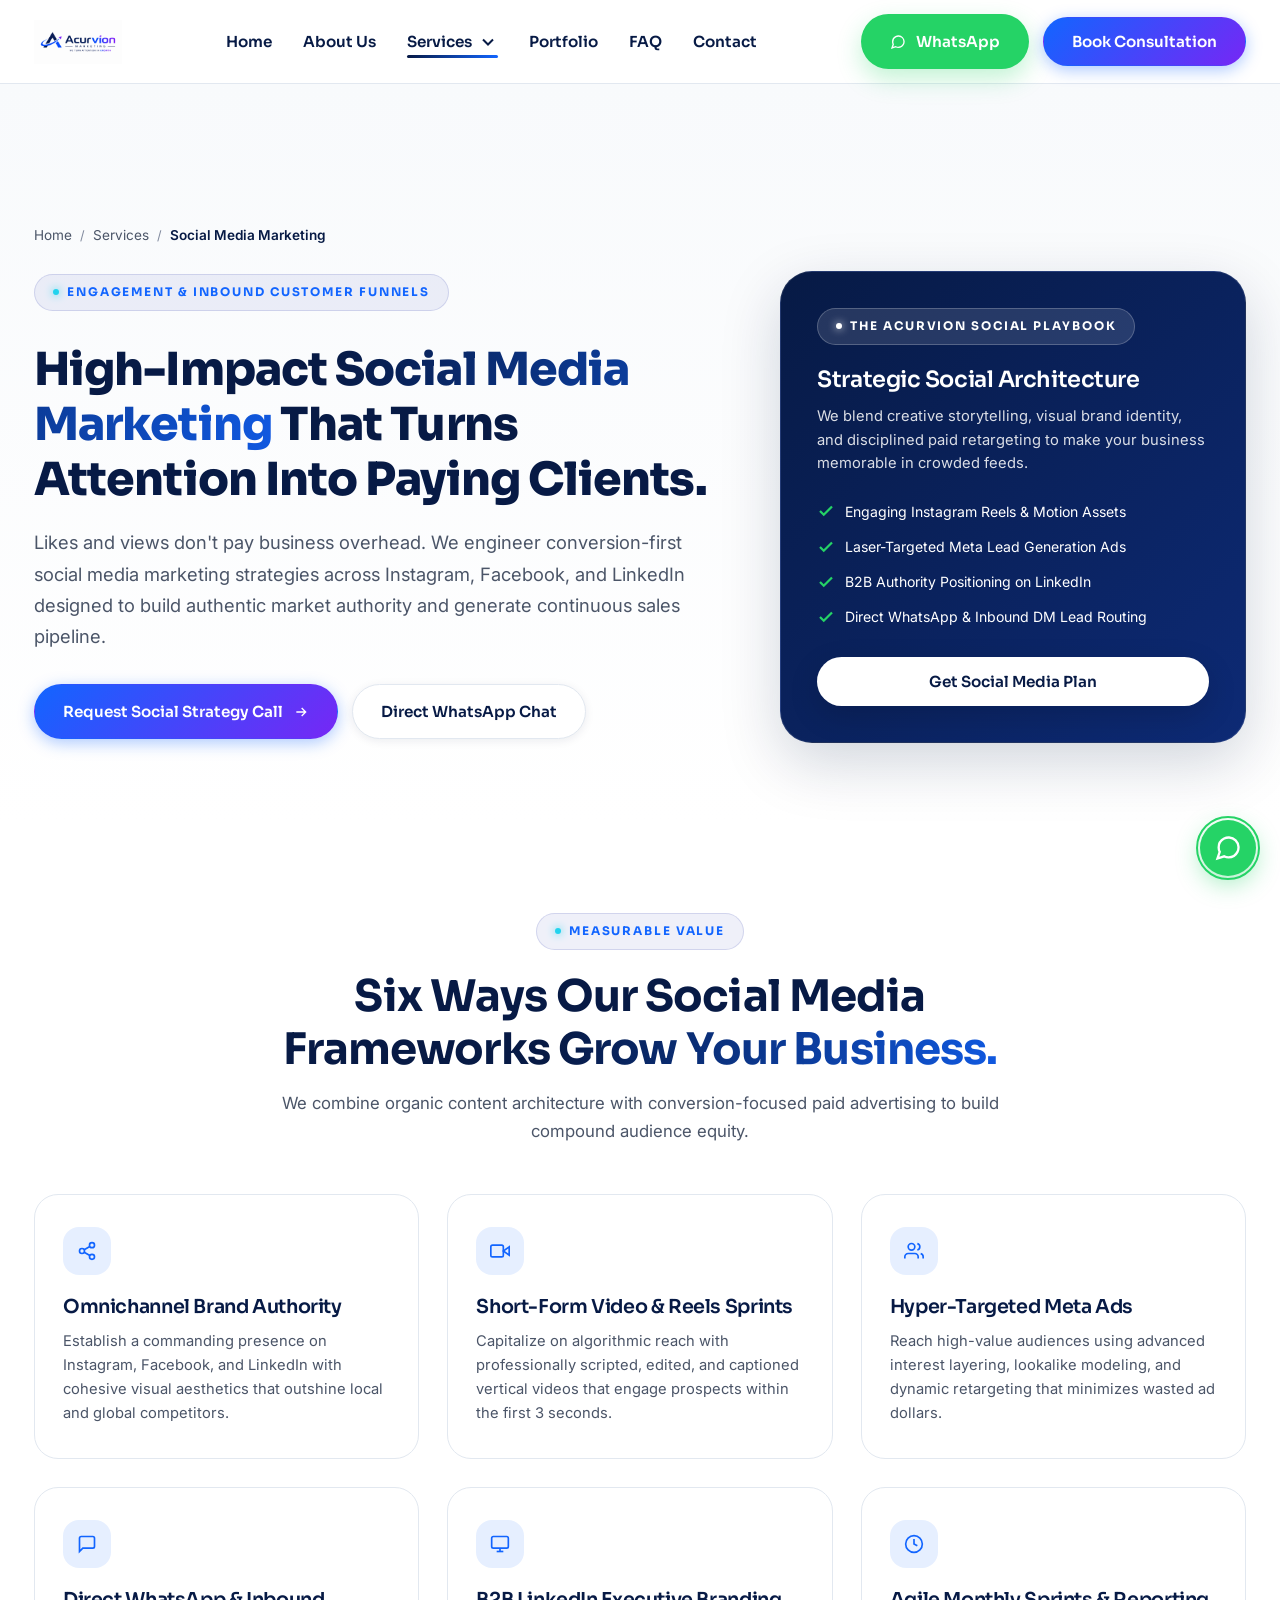
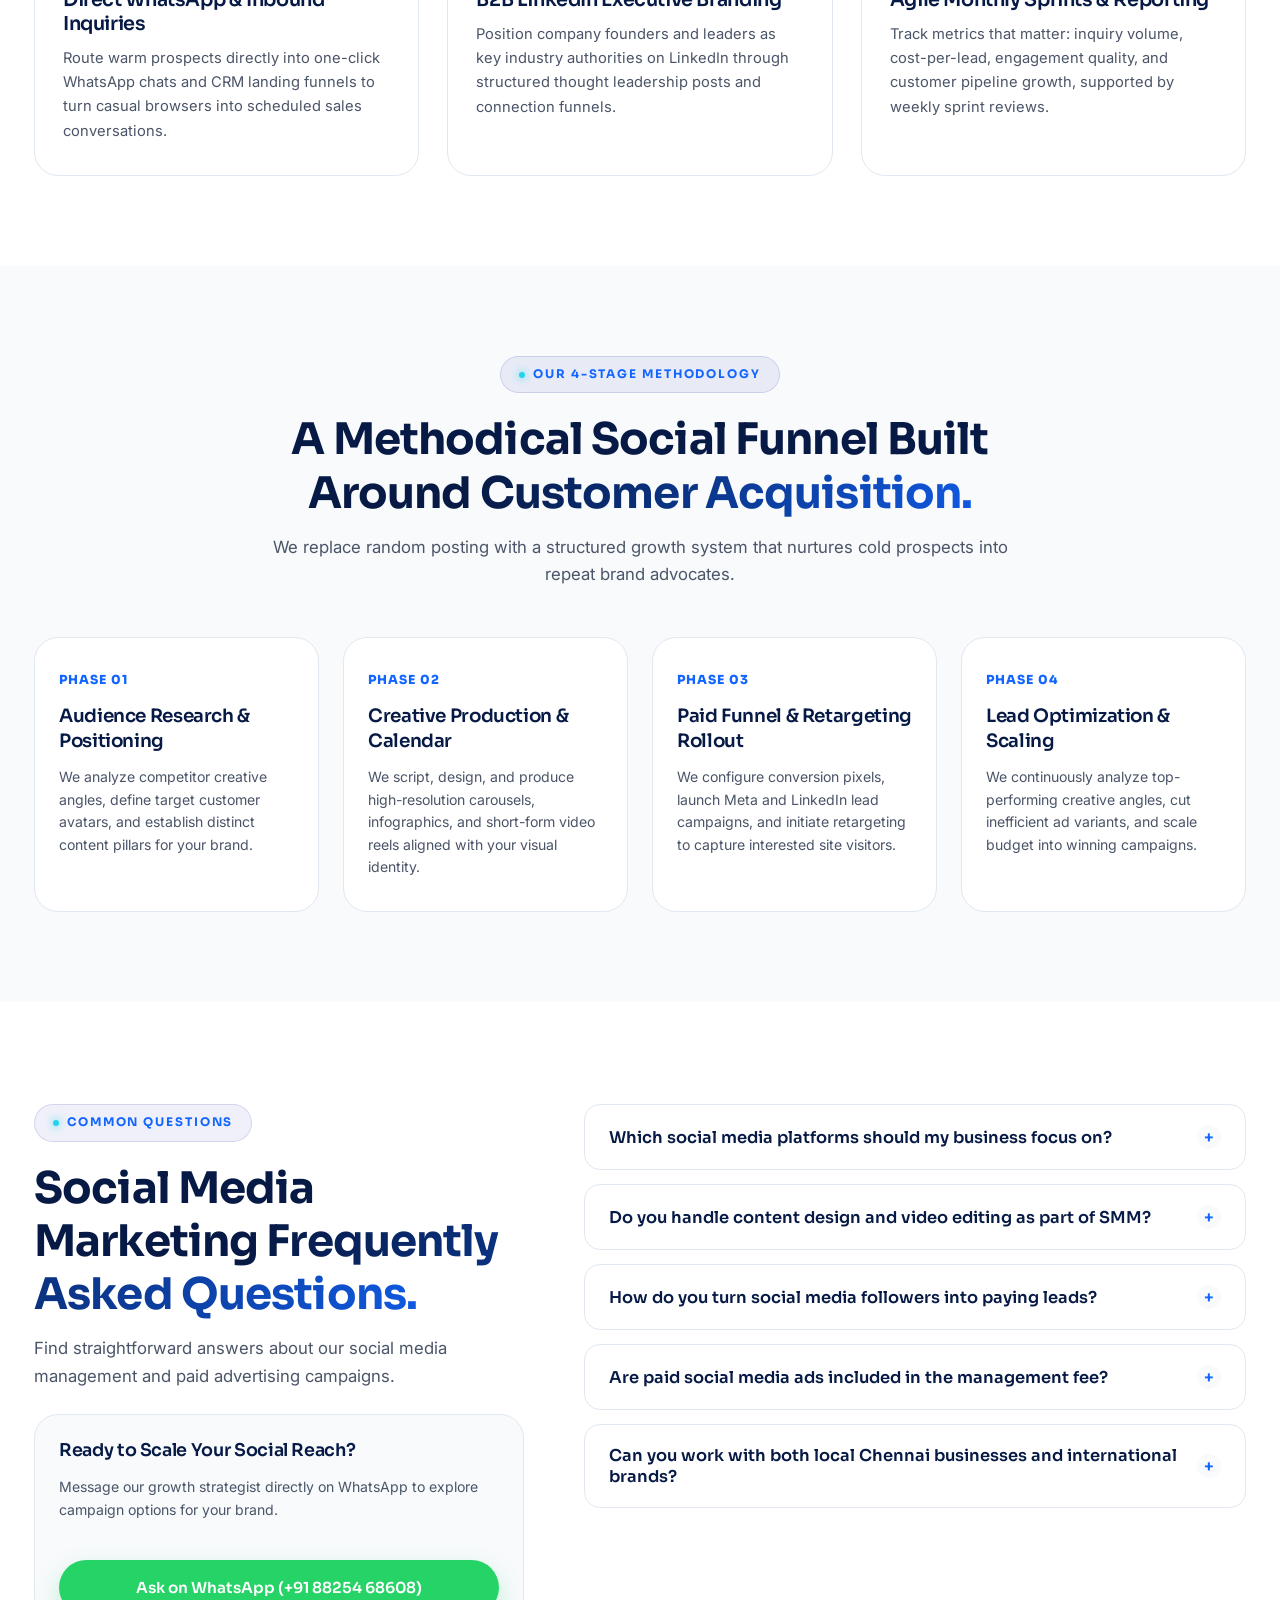
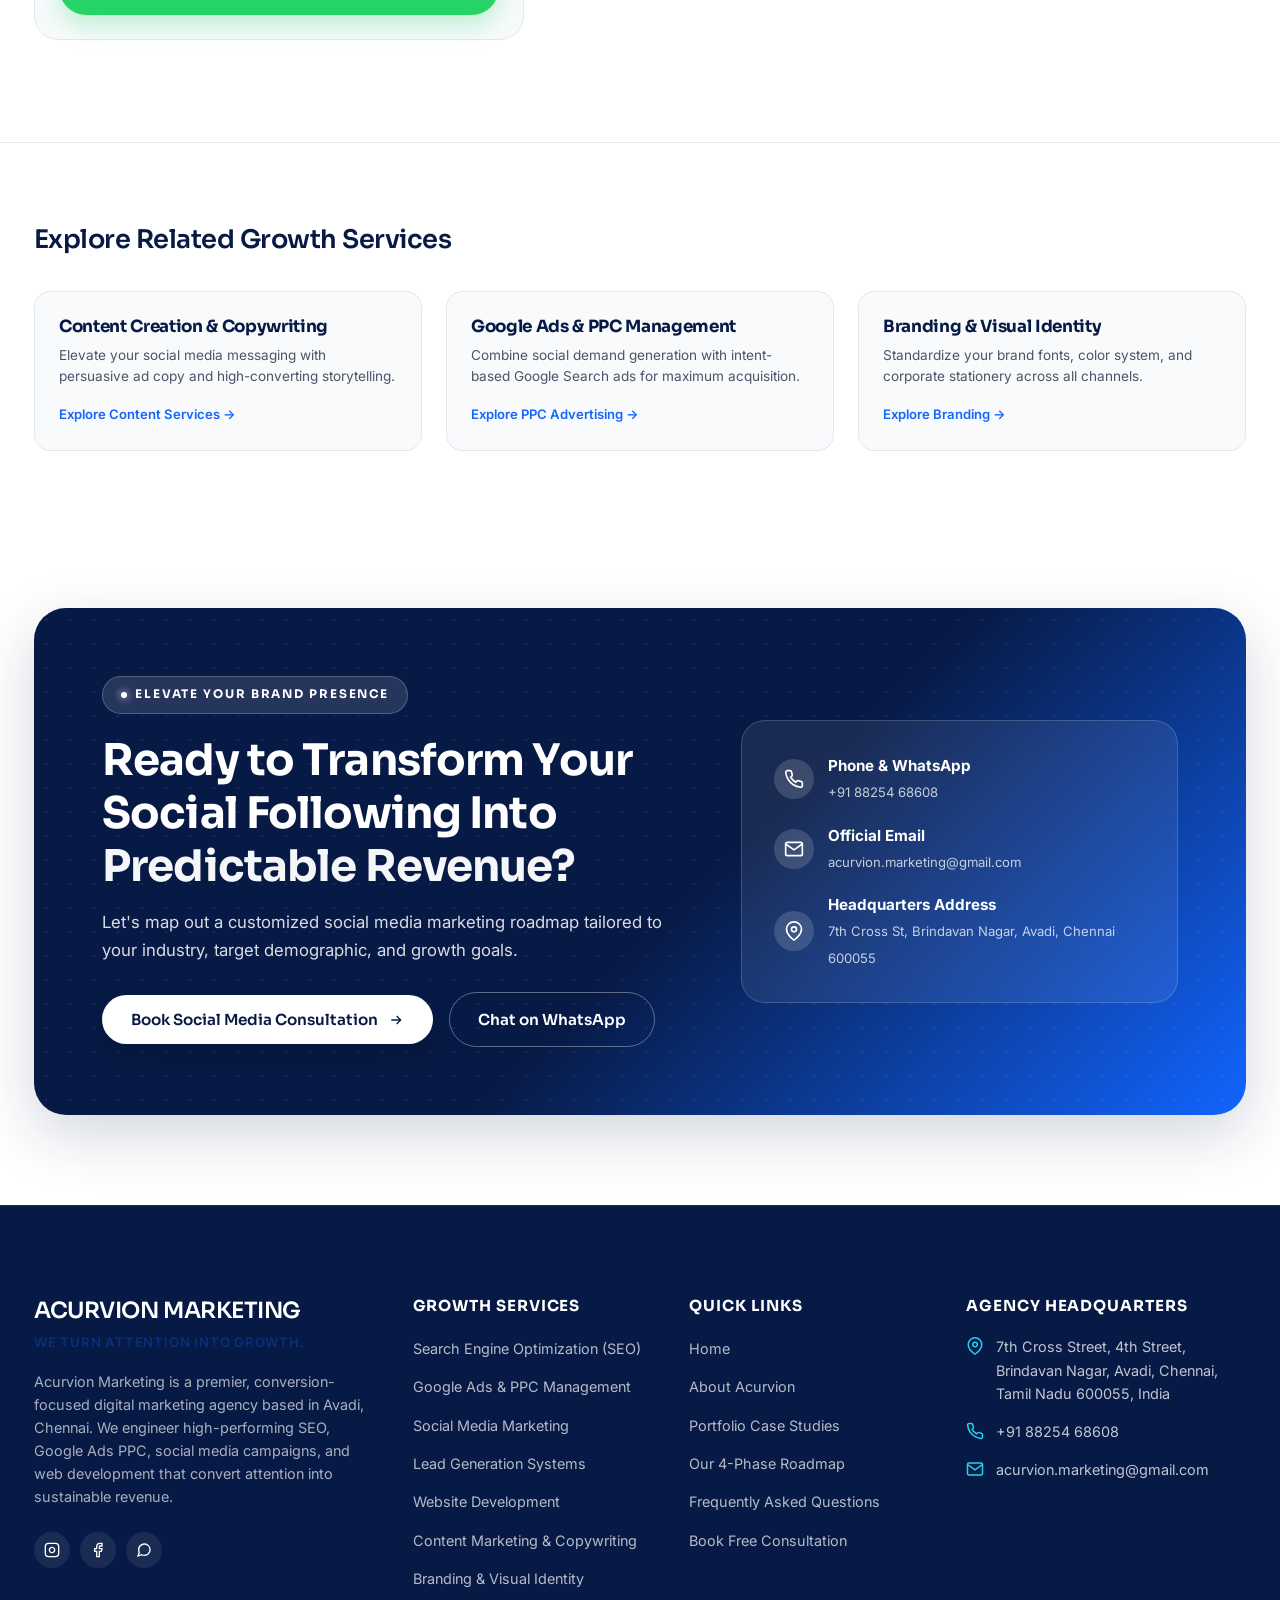
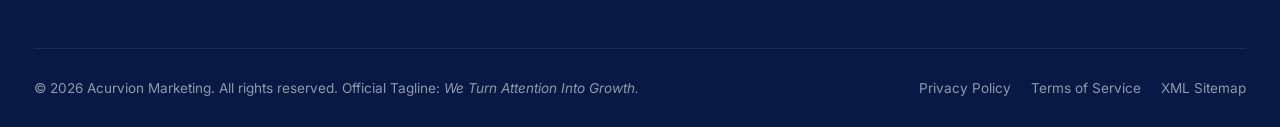
<file: services/social-media-marketing.html>
<!DOCTYPE html>
<html lang="en">

<head>
  <!-- Google Tag Manager -->
  <script>(function (w, d, s, l, i) {
      w[l] = w[l] || []; w[l].push({
        'gtm.start':
          new Date().getTime(), event: 'gtm.js'
      }); var f = d.getElementsByTagName(s)[0],
        j = d.createElement(s), dl = l != 'dataLayer' ? '&l=' + l : ''; j.async = true; j.src =
        'https://www.googletagmanager.com/gtm.js?id=' + i + dl; f.parentNode.insertBefore(j, f);
    })(window, document, 'script', 'dataLayer', 'GTM-M9968TWX');</script>
  <!-- End Google Tag Manager -->

  <meta charset="UTF-8">
  <meta name="viewport" content="width=device-width, initial-scale=1.0">
  <title>Social Media Marketing Chennai (SMM) | Meta & LinkedIn Growth - Acurvion Marketing</title>

  <!-- Primary SEO Meta Tags -->
  <meta name="description"
    content="Turn followers into qualified paying customers with Acurvion Marketing's social media marketing in Chennai. Instagram reels, Meta Ads funnels, and B2B LinkedIn authority building.">
  <meta name="keywords"
    content="Social Media Marketing Chennai, SMM Services Chennai, Meta Ads Agency Chennai, Instagram Marketing Chennai, LinkedIn Marketing Chennai, Lead Generation Social Media Avadi">
  <meta name="author" content="Acurvion Marketing">
  <meta name="robots" content="index, follow, max-snippet:-1, max-image-preview:large, max-video-preview:-1">
  <link rel="canonical" href="https://acurvionmarketing.vercel.app/services/social-media-marketing.html">

  <!-- Open Graph / Facebook -->
  <meta property="og:type" content="article">
  <meta property="og:url" content="https://acurvionmarketing.vercel.app/services/social-media-marketing.html">
  <meta property="og:title" content="Social Media Marketing Chennai | Acurvion Marketing">
  <meta property="og:description"
    content="Convert attention into customers across Instagram, Facebook, and LinkedIn. High-converting creative assets, paid social funnels, and community engagement.">
  <meta property="og:image" content="../assets/acurvion-logo.png">

  <!-- Twitter Card -->
  <meta name="twitter:card" content="summary_large_image">
  <meta name="twitter:title" content="Social Media Marketing Chennai | Acurvion Marketing">
  <meta name="twitter:description"
    content="Data-backed social media management and high-converting paid social campaigns for Indian and international brands.">
  <meta name="twitter:image" content="../assets/acurvion-logo.png">

  <!-- Favicon -->
  <link rel="icon" type="image/png" href="../assets/acurvion-logo.png">
  <link rel="apple-touch-icon" href="../assets/acurvion-logo.png">

  <!-- Google Fonts -->
  <link rel="preconnect" href="https://fonts.googleapis.com">
  <link rel="preconnect" href="https://fonts.gstatic.com" crossorigin>
  <link
    href="https://fonts.googleapis.com/css2?family=Inter:wght@300;400;500;600;700&family=Sora:wght@400;500;600;700;800&display=swap"
    rel="stylesheet">

  <!-- Stylesheet -->
  <link rel="stylesheet" href="../styles.css?v=3.0">

  <!-- Structured Data: Service, BreadcrumbList & FAQPage JSON-LD -->
  <script type="application/ld+json">
  {
    "@context": "https://schema.org",
    "@graph": [
      {
        "@type": "Service",
        "@id": "https://acurvionmarketing.vercel.app/services/social-media-marketing.html#service",
        "name": "Social Media Marketing (SMM) Services",
        "serviceType": "Social Media Marketing",
        "provider": {
          "@type": "Organization",
          "name": "Acurvion Marketing",
          "url": "https://acurvionmarketing.vercel.app/",
          "telephone": "+918825468608",
          "email": "acurvion.marketing@gmail.com"
        },
        "areaServed": [
          { "@type": "City", "name": "Chennai" },
          { "@type": "Country", "name": "India" }
        ],
        "description": "Strategic social media management and paid advertising across Instagram, Facebook, and LinkedIn designed to build brand authority and generate qualified inquiries."
      },
      {
        "@type": "BreadcrumbList",
        "@id": "https://acurvionmarketing.vercel.app/services/social-media-marketing.html#breadcrumbs",
        "itemListElement": [
          {
            "@type": "ListItem",
            "position": 1,
            "name": "Home",
            "item": "https://acurvionmarketing.vercel.app/"
          },
          {
            "@type": "ListItem",
            "position": 2,
            "name": "Services",
            "item": "https://acurvionmarketing.vercel.app/#services"
          },
          {
            "@type": "ListItem",
            "position": 3,
            "name": "Social Media Marketing",
            "item": "https://acurvionmarketing.vercel.app/services/social-media-marketing.html"
          }
        ]
      },
      {
        "@type": "FAQPage",
        "@id": "https://acurvionmarketing.vercel.app/services/social-media-marketing.html#faq",
        "mainEntity": [
          {
            "@type": "Question",
            "name": "Which social media platforms should my business focus on?",
            "acceptedAnswer": {
              "@type": "Answer",
              "text": "The ideal platform mix depends entirely on your customer demographic. B2C brands, hospitality, fashion, real estate, and retail achieve exceptional conversion on Instagram and Facebook (Meta), while B2B companies, consultancies, and SaaS scale most efficiently on LinkedIn."
            }
          },
          {
            "@type": "Question",
            "name": "Do you handle content design and video editing as part of SMM?",
            "acceptedAnswer": {
              "@type": "Answer",
              "text": "Yes. Our SMM packages are completely turnkey, including content calendar development, high-impact graphic design, short-form video scripting and editing for Reels, persuasive copywriting, and hashtag research."
            }
          },
          {
            "@type": "Question",
            "name": "How do you turn social media followers into paying leads?",
            "acceptedAnswer": {
              "@type": "Answer",
              "text": "We deploy full-funnel social architecture: top-of-funnel educational and entertaining content builds trust, middle-of-funnel case studies prove capability, and bottom-of-funnel retargeting ads and direct WhatsApp CTA funnels convert interest into booked consultations."
            }
          },
          {
            "@type": "Question",
            "name": "Are paid social media ads included in the management fee?",
            "acceptedAnswer": {
              "@type": "Answer",
              "text": "Our management fee covers campaign strategy, ad creative design, copy testing, pixel setup, and daily budget optimization. The direct ad spend is paid directly to Meta or LinkedIn from your own ad account for complete financial transparency."
            }
          },
          {
            "@type": "Question",
            "name": "Can you work with both local Chennai businesses and international brands?",
            "acceptedAnswer": {
              "@type": "Answer",
              "text": "Yes. We run geo-targeted local customer campaigns for businesses across Chennai and Tamil Nadu, as well as multi-region cross-border social funnels for clients in the US, Europe, and the Middle East."
            }
          }
        ]
      }
    ]
  }
  </script>
</head>

<body class="service-page">
  <!-- Google Tag Manager (noscript) -->
  <noscript><iframe src="https://www.googletagmanager.com/ns.html?id=GTM-M9968TWX" height="0" width="0"
      style="display:none;visibility:hidden"></iframe></noscript>

  <!-- ================= SITE HEADER ================= -->
  <header class="home-header" id="siteHeader">
    <div class="scroll-progress-bar" id="scrollProgressBar" aria-hidden="true"></div>
    <div class="container home-header-inner">
      <a href="../" class="home-logo" aria-label="Acurvion Marketing">
        <img src="../assets/acurvion-logo.png" alt="Acurvion Marketing Logo" class="home-logo-img" width="160" height="48">
      </a>

      <nav class="home-nav" id="homeNav" aria-label="Primary Navigation">
        <a href="../" class="home-nav-link">Home</a>
        <a href="../#about" class="home-nav-link">About Us</a>

        <div class="home-nav-item open-hover" data-home-dropdown="services">
          <button type="button" class="home-nav-link home-dd-toggle active" aria-haspopup="true" aria-expanded="false">
            Services
            <svg class="home-dd-caret" viewBox="0 0 24 24" fill="none" stroke="currentColor" stroke-width="2.4">
              <path d="M6 9l6 6 6-6" />
            </svg>
          </button>
          <div class="home-dropdown" role="menu" aria-label="Growth Services">
            <div class="home-dropdown-grid">
              <a class="home-dropdown-item" role="menuitem" href="seo-services.html">
                <span class="home-dd-icon"><svg viewBox="0 0 24 24" fill="none" stroke="currentColor" stroke-width="2"><circle cx="11" cy="11" r="7" /><path d="M21 21l-4.3-4.3" /></svg></span>
                <span class="home-dd-text"><strong>Search Engine Optimization (SEO)</strong><small>Dominate high-commercial intent keywords</small></span>
              </a>
              <a class="home-dropdown-item" role="menuitem" href="ppc-advertising.html">
                <span class="home-dd-icon"><svg viewBox="0 0 24 24" fill="none" stroke="currentColor" stroke-width="2"><path d="M3 11l18-7-7 18-2.5-7L3 11z" /></svg></span>
                <span class="home-dd-text"><strong>Google Ads &amp; PPC Management</strong><small>Targeted paid acquisition with zero waste</small></span>
              </a>
              <a class="home-dropdown-item" role="menuitem" href="social-media-marketing.html">
                <span class="home-dd-icon"><svg viewBox="0 0 24 24" fill="none" stroke="currentColor" stroke-width="2"><circle cx="18" cy="5" r="3" /><circle cx="6" cy="12" r="3" /><circle cx="18" cy="19" r="3" /><path d="M8.6 10.5l6.8-3.9M8.6 13.5l6.8 3.9" /></svg></span>
                <span class="home-dd-text"><strong>Social Media Marketing</strong><small>Meta, Instagram &amp; LinkedIn lead funnels</small></span>
              </a>
              <a class="home-dropdown-item" role="menuitem" href="lead-generation.html">
                <span class="home-dd-icon"><svg viewBox="0 0 24 24" fill="none" stroke="currentColor" stroke-width="2"><path d="M16 21v-2a4 4 0 0 0-4-4H5a4 4 0 0 0-4 4v2"/><circle cx="8.5" cy="7" r="4"/><polyline points="17 11 19 13 23 9"/></svg></span>
                <span class="home-dd-text"><strong>Lead Generation Systems</strong><small>Qualified inbound B2B &amp; B2C pipeline</small></span>
              </a>
              <a class="home-dropdown-item" role="menuitem" href="website-development.html">
                <span class="home-dd-icon"><svg viewBox="0 0 24 24" fill="none" stroke="currentColor" stroke-width="2"><rect x="3" y="4" width="18" height="13" rx="2" /><path d="M8 21h8M12 17v4" /></svg></span>
                <span class="home-dd-text"><strong>Website Development</strong><small>Fast, mobile-first conversion engines</small></span>
              </a>
              <a class="home-dropdown-item" role="menuitem" href="content-creation.html">
                <span class="home-dd-icon"><svg viewBox="0 0 24 24" fill="none" stroke="currentColor" stroke-width="2"><path d="M4 5h16M4 12h10M4 19h13" /></svg></span>
                <span class="home-dd-text"><strong>Content Creation &amp; Copywriting</strong><small>Persuasive communication that converts</small></span>
              </a>
              <a class="home-dropdown-item" role="menuitem" href="branding-services.html">
                <span class="home-dd-icon"><svg viewBox="0 0 24 24" fill="none" stroke="currentColor" stroke-width="2"><path d="M6 3h12v18l-6-4-6 4V3z" /></svg></span>
                <span class="home-dd-text"><strong>Branding &amp; Visual Identity</strong><small>Distinct visual authority &amp; market positioning</small></span>
              </a>
            </div>
          </div>
        </div>

        <a href="../#portfolio" class="home-nav-link">Portfolio</a>
        <a href="../#faq" class="home-nav-link">FAQ</a>
        <a href="#consultModal" class="home-nav-link" data-consult-trigger data-service="Social Media Marketing">Contact</a>

        <div class="home-nav-mobile-cta">
          <button type="button" class="home-btn home-btn-primary" data-consult-trigger data-service="Social Media Marketing" style="width: 100%;">
            <span>Book SMM Consultation</span>
          </button>
        </div>
      </nav>

      <div class="home-header-actions">
        <a href="https://wa.me/918825468608?text=Hello%20Acurvion,%20I%20would%20like%20to%20discuss%20Social%20Media%20Marketing."
          class="home-btn home-btn-whatsapp" target="_blank" rel="noopener" aria-label="Chat on WhatsApp">
          <svg viewBox="0 0 24 24" fill="none" stroke="currentColor" stroke-width="2">
            <path d="M21 11.5a8.38 8.38 0 01-.9 3.8 8.5 8.5 0 01-7.6 4.7 8.38 8.38 0 01-3.8-.9L3 21l1.9-5.7a8.38 8.38 0 01-.9-3.8 8.5 8.5 0 014.7-7.6 8.38 8.38 0 013.8-.9h.5a8.48 8.48 0 018 8v.5z" />
          </svg>
          <span>WhatsApp</span>
        </a>

        <button type="button" class="home-btn home-btn-primary" data-consult-trigger data-service="Social Media Marketing">
          <span>Book Consultation</span>
        </button>

        <button class="home-nav-toggle" id="homeNavToggle" type="button" aria-label="Toggle Navigation Menu" aria-expanded="false" aria-controls="homeNav">
          <span></span><span></span><span></span>
        </button>
      </div>
    </div>
  </header>
  <div class="home-nav-backdrop" id="homeNavBackdrop" aria-hidden="true"></div>

  <main>
    <!-- ================= SERVICE HERO ================= -->
    <section class="service-page-hero">
      <div class="container">
        <nav class="breadcrumb-nav" aria-label="Breadcrumb">
          <ol class="breadcrumb-list">
            <li class="breadcrumb-item"><a href="../">Home</a></li>
            <li class="breadcrumb-separator">/</li>
            <li class="breadcrumb-item"><a href="../#services">Services</a></li>
            <li class="breadcrumb-separator">/</li>
            <li class="breadcrumb-item active" aria-current="page">Social Media Marketing</li>
          </ol>
        </nav>

        <div class="service-hero-grid">
          <div class="service-hero-content">
            <span class="home-eyebrow">ENGAGEMENT &amp; INBOUND CUSTOMER FUNNELS</span>
            <h1>High-Impact <span class="home-text-accent">Social Media Marketing</span> That Turns Attention Into Paying Clients.</h1>
            <p class="service-hero-lead">
              Likes and views don't pay business overhead. We engineer conversion-first social media marketing strategies across Instagram, Facebook, and LinkedIn designed to build authentic market authority and generate continuous sales pipeline.
            </p>
            <div style="display: flex; gap: 14px; flex-wrap: wrap;">
              <button type="button" class="home-btn home-btn-primary" data-consult-trigger data-service="Social Media Marketing">
                <span>Request Social Strategy Call</span>
                <svg viewBox="0 0 24 24" fill="none" stroke="currentColor" stroke-width="2"><path d="M5 12h14M13 6l6 6-6 6"/></svg>
              </button>
              <a href="https://wa.me/918825468608?text=Hello%20Acurvion,%20I%20want%20to%20discuss%20social%20media%20growth." class="home-btn home-btn-secondary" target="_blank" rel="noopener">
                <span>Direct WhatsApp Chat</span>
              </a>
            </div>
          </div>

          <div class="service-hero-card">
            <span class="home-eyebrow home-eyebrow-light">THE ACURVION SOCIAL PLAYBOOK</span>
            <h3>Strategic Social Architecture</h3>
            <p>We blend creative storytelling, visual brand identity, and disciplined paid retargeting to make your business memorable in crowded feeds.</p>
            <ul class="service-quick-deliverables">
              <li>
                <svg viewBox="0 0 24 24" fill="none" stroke="currentColor" stroke-width="3" width="18" height="18"><polyline points="20 6 9 17 4 12"/></svg>
                <span>Engaging Instagram Reels &amp; Motion Assets</span>
              </li>
              <li>
                <svg viewBox="0 0 24 24" fill="none" stroke="currentColor" stroke-width="3" width="18" height="18"><polyline points="20 6 9 17 4 12"/></svg>
                <span>Laser-Targeted Meta Lead Generation Ads</span>
              </li>
              <li>
                <svg viewBox="0 0 24 24" fill="none" stroke="currentColor" stroke-width="3" width="18" height="18"><polyline points="20 6 9 17 4 12"/></svg>
                <span>B2B Authority Positioning on LinkedIn</span>
              </li>
              <li>
                <svg viewBox="0 0 24 24" fill="none" stroke="currentColor" stroke-width="3" width="18" height="18"><polyline points="20 6 9 17 4 12"/></svg>
                <span>Direct WhatsApp &amp; Inbound DM Lead Routing</span>
              </li>
            </ul>
            <button type="button" class="home-btn home-btn-white" data-consult-trigger data-service="Social Media Marketing" style="width: 100%;">
              <span>Get Social Media Plan</span>
            </button>
          </div>
        </div>
      </div>
    </section>

    <!-- ================= SERVICE BENEFITS ================= -->
    <section class="service-benefits-section">
      <div class="container">
        <div class="home-section-head">
          <span class="home-eyebrow">MEASURABLE VALUE</span>
          <h2>Six Ways Our Social Media Frameworks <span class="home-text-accent">Grow Your Business.</span></h2>
          <p>We combine organic content architecture with conversion-focused paid advertising to build compound audience equity.</p>
        </div>

        <div class="service-benefits-grid">
          <div class="service-benefit-card">
            <div class="service-benefit-icon">
              <svg viewBox="0 0 24 24" fill="none" stroke="currentColor" stroke-width="2"><circle cx="18" cy="5" r="3"/><circle cx="6" cy="12" r="3"/><circle cx="18" cy="19" r="3"/><path d="M8.6 10.5l6.8-3.9M8.6 13.5l6.8 3.9"/></svg>
            </div>
            <h4>Omnichannel Brand Authority</h4>
            <p>Establish a commanding presence on Instagram, Facebook, and LinkedIn with cohesive visual aesthetics that outshine local and global competitors.</p>
          </div>

          <div class="service-benefit-card">
            <div class="service-benefit-icon">
              <svg viewBox="0 0 24 24" fill="none" stroke="currentColor" stroke-width="2"><polygon points="23 7 16 12 23 17 23 7"/><rect x="1" y="5" width="15" height="14" rx="2" ry="2"/></svg>
            </div>
            <h4>Short-Form Video &amp; Reels Sprints</h4>
            <p>Capitalize on algorithmic reach with professionally scripted, edited, and captioned vertical videos that engage prospects within the first 3 seconds.</p>
          </div>

          <div class="service-benefit-card">
            <div class="service-benefit-icon">
              <svg viewBox="0 0 24 24" fill="none" stroke="currentColor" stroke-width="2"><path d="M17 21v-2a4 4 0 0 0-4-4H5a4 4 0 0 0-4 4v2"/><circle cx="9" cy="7" r="4"/><path d="M23 21v-2a4 4 0 0 0-3-3.87"/><path d="M16 3.13a4 4 0 0 1 0 7.75"/></svg>
            </div>
            <h4>Hyper-Targeted Meta Ads</h4>
            <p>Reach high-value audiences using advanced interest layering, lookalike modeling, and dynamic retargeting that minimizes wasted ad dollars.</p>
          </div>

          <div class="service-benefit-card">
            <div class="service-benefit-icon">
              <svg viewBox="0 0 24 24" fill="none" stroke="currentColor" stroke-width="2"><path d="M21 15a2 2 0 0 1-2 2H7l-4 4V5a2 2 0 0 1 2-2h14a2 2 0 0 1 2 2z"/></svg>
            </div>
            <h4>Direct WhatsApp &amp; Inbound Inquiries</h4>
            <p>Route warm prospects directly into one-click WhatsApp chats and CRM landing funnels to turn casual browsers into scheduled sales conversations.</p>
          </div>

          <div class="service-benefit-card">
            <div class="service-benefit-icon">
              <svg viewBox="0 0 24 24" fill="none" stroke="currentColor" stroke-width="2"><rect x="2" y="3" width="20" height="14" rx="2" ry="2"/><line x1="8" y1="21" x2="16" y2="21"/><line x1="12" y1="17" x2="12" y2="21"/></svg>
            </div>
            <h4>B2B LinkedIn Executive Branding</h4>
            <p>Position company founders and leaders as key industry authorities on LinkedIn through structured thought leadership posts and connection funnels.</p>
          </div>

          <div class="service-benefit-card">
            <div class="service-benefit-icon">
              <svg viewBox="0 0 24 24" fill="none" stroke="currentColor" stroke-width="2"><circle cx="12" cy="12" r="10"/><polyline points="12 6 12 12 16 14"/></svg>
            </div>
            <h4>Agile Monthly Sprints &amp; Reporting</h4>
            <p>Track metrics that matter: inquiry volume, cost-per-lead, engagement quality, and customer pipeline growth, supported by weekly sprint reviews.</p>
          </div>
        </div>
      </div>
    </section>

    <!-- ================= WORKING PROCESS ================= -->
    <section class="service-process-section">
      <div class="container">
        <div class="home-section-head">
          <span class="home-eyebrow">OUR 4-STAGE METHODOLOGY</span>
          <h2>A Methodical Social Funnel Built Around <span class="home-text-accent">Customer Acquisition.</span></h2>
          <p>We replace random posting with a structured growth system that nurtures cold prospects into repeat brand advocates.</p>
        </div>

        <div class="service-process-grid">
          <div class="service-process-card">
            <span class="service-process-step-num">PHASE 01</span>
            <h4>Audience Research &amp; Positioning</h4>
            <p>We analyze competitor creative angles, define target customer avatars, and establish distinct content pillars for your brand.</p>
          </div>

          <div class="service-process-card">
            <span class="service-process-step-num">PHASE 02</span>
            <h4>Creative Production &amp; Calendar</h4>
            <p>We script, design, and produce high-resolution carousels, infographics, and short-form video reels aligned with your visual identity.</p>
          </div>

          <div class="service-process-card">
            <span class="service-process-step-num">PHASE 03</span>
            <h4>Paid Funnel &amp; Retargeting Rollout</h4>
            <p>We configure conversion pixels, launch Meta and LinkedIn lead campaigns, and initiate retargeting to capture interested site visitors.</p>
          </div>

          <div class="service-process-card">
            <span class="service-process-step-num">PHASE 04</span>
            <h4>Lead Optimization &amp; Scaling</h4>
            <p>We continuously analyze top-performing creative angles, cut inefficient ad variants, and scale budget into winning campaigns.</p>
          </div>
        </div>
      </div>
    </section>

    <!-- ================= FAQS ================= -->
    <section class="home-faq-section" id="faq">
      <div class="container home-faq-wrap">
        <div class="home-faq-left">
          <span class="home-eyebrow">COMMON QUESTIONS</span>
          <h2>Social Media Marketing <span class="home-text-accent">Frequently Asked Questions.</span></h2>
          <p>Find straightforward answers about our social media management and paid advertising campaigns.</p>
          <div class="home-faq-contact-card">
            <h4>Ready to Scale Your Social Reach?</h4>
            <p>Message our growth strategist directly on WhatsApp to explore campaign options for your brand.</p>
            <a href="https://wa.me/918825468608?text=Hello%20Acurvion,%20I%20have%20questions%20about%20social%20media%20marketing." target="_blank" rel="noopener" class="home-btn home-btn-whatsapp">
              <span>Ask on WhatsApp (+91 88254 68608)</span>
            </a>
          </div>
        </div>

        <div class="home-faq-list">
          <div class="home-faq-item">
            <button type="button" class="home-faq-question" aria-expanded="false">
              <span>Which social media platforms should my business focus on?</span>
              <span class="home-faq-icon">+</span>
            </button>
            <div class="home-faq-answer">
              <p>The ideal platform mix depends entirely on your customer demographic. B2C brands, hospitality, fashion, real estate, and retail achieve exceptional conversion on Instagram and Facebook (Meta), while B2B companies, consultancies, and SaaS scale most efficiently on LinkedIn.</p>
            </div>
          </div>

          <div class="home-faq-item">
            <button type="button" class="home-faq-question" aria-expanded="false">
              <span>Do you handle content design and video editing as part of SMM?</span>
              <span class="home-faq-icon">+</span>
            </button>
            <div class="home-faq-answer">
              <p>Yes. Our SMM packages are completely turnkey, including content calendar development, high-impact graphic design, short-form video scripting and editing for Reels, persuasive copywriting, and hashtag research.</p>
            </div>
          </div>

          <div class="home-faq-item">
            <button type="button" class="home-faq-question" aria-expanded="false">
              <span>How do you turn social media followers into paying leads?</span>
              <span class="home-faq-icon">+</span>
            </button>
            <div class="home-faq-answer">
              <p>We deploy full-funnel social architecture: top-of-funnel educational and entertaining content builds trust, middle-of-funnel case studies prove capability, and bottom-of-funnel retargeting ads and direct WhatsApp CTA funnels convert interest into booked consultations.</p>
            </div>
          </div>

          <div class="home-faq-item">
            <button type="button" class="home-faq-question" aria-expanded="false">
              <span>Are paid social media ads included in the management fee?</span>
              <span class="home-faq-icon">+</span>
            </button>
            <div class="home-faq-answer">
              <p>Our management fee covers campaign strategy, ad creative design, copy testing, pixel setup, and daily budget optimization. The direct ad spend is paid directly to Meta or LinkedIn from your own ad account for complete financial transparency.</p>
            </div>
          </div>

          <div class="home-faq-item">
            <button type="button" class="home-faq-question" aria-expanded="false">
              <span>Can you work with both local Chennai businesses and international brands?</span>
              <span class="home-faq-icon">+</span>
            </button>
            <div class="home-faq-answer">
              <p>Yes. We run geo-targeted local customer campaigns for businesses across Chennai and Tamil Nadu, as well as multi-region cross-border social funnels for clients in the US, Europe, and the Middle East.</p>
            </div>
          </div>
        </div>
      </div>
    </section>

    <!-- ================= RELATED SERVICES ================= -->
    <section class="service-related-section">
      <div class="container">
        <h3>Explore Related Growth Services</h3>
        <div class="service-related-grid">
          <a href="content-creation.html" class="service-related-card">
            <h5>Content Creation &amp; Copywriting</h5>
            <p>Elevate your social media messaging with persuasive ad copy and high-converting storytelling.</p>
            <span class="service-related-link">Explore Content Services &rarr;</span>
          </a>
          <a href="ppc-advertising.html" class="service-related-card">
            <h5>Google Ads &amp; PPC Management</h5>
            <p>Combine social demand generation with intent-based Google Search ads for maximum acquisition.</p>
            <span class="service-related-link">Explore PPC Advertising &rarr;</span>
          </a>
          <a href="branding-services.html" class="service-related-card">
            <h5>Branding &amp; Visual Identity</h5>
            <p>Standardize your brand fonts, color system, and corporate stationery across all channels.</p>
            <span class="service-related-link">Explore Branding &rarr;</span>
          </a>
        </div>
      </div>
    </section>

    <!-- ================= CLOSING CTA ================= -->
    <section class="home-cta-section" id="contact">
      <div class="container">
        <div class="home-cta-grid">
          <div class="home-cta-content">
            <span class="home-eyebrow home-eyebrow-light">ELEVATE YOUR BRAND PRESENCE</span>
            <h2>Ready to Transform Your Social Following Into <span class="home-text-accent-light">Predictable Revenue?</span></h2>
            <p>Let's map out a customized social media marketing roadmap tailored to your industry, target demographic, and growth goals.</p>

            <div class="home-cta-actions">
              <button type="button" class="home-btn home-btn-white" data-consult-trigger data-service="Social Media Marketing">
                <span>Book Social Media Consultation</span>
                <svg viewBox="0 0 24 24" fill="none" stroke="currentColor" stroke-width="2"><path d="M5 12h14M13 6l6 6-6 6" /></svg>
              </button>
              <a href="https://wa.me/918825468608?text=Hello%20Acurvion,%20I%20am%20ready%20to%20discuss%20social%20media%20marketing."
                class="home-btn home-btn-outline-light" target="_blank" rel="noopener">
                <span>Chat on WhatsApp</span>
              </a>
            </div>
          </div>

          <div class="home-cta-card-badge">
            <div class="home-cta-badge-item">
              <div class="home-cta-badge-icon"><svg viewBox="0 0 24 24" fill="none" stroke="currentColor" stroke-width="2"><path d="M22 16.92v3a2 2 0 01-2.18 2 19.79 19.79 0 01-8.63-3.07 19.5 19.5 0 01-6-6 19.79 19.79 0 01-3.07-8.67A2 2 0 014.11 2h3a2 2 0 012 1.72 12.84 12.84 0 00.7 2.81 2 2 0 01-.45 2.11L8.09 9.91a16 16 0 006 6l1.27-1.27a2 2 0 012.11-.45 12.84 12.84 0 002.81.7A2 2 0 0122 16.92z" /></svg></div>
              <div class="home-cta-badge-text"><strong>Phone &amp; WhatsApp</strong><span>+91 88254 68608</span></div>
            </div>
            <div class="home-cta-badge-item">
              <div class="home-cta-badge-icon"><svg viewBox="0 0 24 24" fill="none" stroke="currentColor" stroke-width="2"><path d="M4 4h16c1.1 0 2 .9 2 2v12c0 1.1-.9 2-2 2H4c-1.1 0-2-.9-2-2V6c0-1.1.9-2 2-2z" /><polyline points="22,6 12,13 2,6" /></svg></div>
              <div class="home-cta-badge-text"><strong>Official Email</strong><span>acurvion.marketing@gmail.com</span></div>
            </div>
            <div class="home-cta-badge-item">
              <div class="home-cta-badge-icon"><svg viewBox="0 0 24 24" fill="none" stroke="currentColor" stroke-width="2"><path d="M21 10c0 7-9 13-9 13s-9-6-9-13a9 9 0 0118 0z" /><circle cx="12" cy="10" r="3" /></svg></div>
              <div class="home-cta-badge-text"><strong>Headquarters Address</strong><span>7th Cross St, Brindavan Nagar, Avadi, Chennai 600055</span></div>
            </div>
          </div>
        </div>
      </div>
    </section>
  </main>

  <!-- ================= FOOTER ================= -->
  <footer class="home-footer">
    <div class="container">
      <div class="home-footer-grid">
        <div class="home-footer-brand">
          <h4>ACURVION MARKETING</h4>
          <div class="home-footer-tagline">We Turn Attention Into Growth.</div>
          <p class="home-footer-desc">Acurvion Marketing is a premier, conversion-focused digital marketing agency based in Avadi, Chennai. We engineer high-performing SEO, Google Ads PPC, social media campaigns, and web development that convert attention into sustainable revenue.</p>
          <div class="home-footer-socials">
            <a href="https://www.instagram.com/acurvion.marketing" class="home-social-link" target="_blank" rel="noopener" aria-label="Acurvion on Instagram">
              <svg viewBox="0 0 24 24" fill="none" stroke="currentColor" stroke-width="2"><rect x="2" y="2" width="20" height="20" rx="5" ry="5" /><path d="M16 11.37A4 4 0 1112.63 8 4 4 0 0116 11.37z" /><line x1="17.5" y1="6.5" x2="17.51" y2="6.5" /></svg>
            </a>
            <a href="https://www.facebook.com/profile.php?id=61586639406877" class="home-social-link" target="_blank" rel="noopener" aria-label="Acurvion on Facebook">
              <svg viewBox="0 0 24 24" fill="none" stroke="currentColor" stroke-width="2"><path d="M18 2h-3a5 5 0 00-5 5v3H7v4h3v8h4v-8h3l1-4h-4V7a1 1 0 011-1h3z" /></svg>
            </a>
            <a href="https://wa.me/918825468608" class="home-social-link" target="_blank" rel="noopener" aria-label="Acurvion on WhatsApp">
              <svg viewBox="0 0 24 24" fill="none" stroke="currentColor" stroke-width="2"><path d="M21 11.5a8.38 8.38 0 01-.9 3.8 8.5 8.5 0 01-7.6 4.7 8.38 8.38 0 01-3.8-.9L3 21l1.9-5.7a8.38 8.38 0 01-.9-3.8 8.5 8.5 0 014.7-7.6 8.38 8.38 0 013.8-.9h.5a8.48 8.48 0 018 8v.5z" /></svg>
            </a>
          </div>
        </div>

        <div class="home-footer-col">
          <h5>Growth Services</h5>
          <ul class="home-footer-links">
            <li><a href="seo-services.html">Search Engine Optimization (SEO)</a></li>
            <li><a href="ppc-advertising.html">Google Ads &amp; PPC Management</a></li>
            <li><a href="social-media-marketing.html">Social Media Marketing</a></li>
            <li><a href="lead-generation.html">Lead Generation Systems</a></li>
            <li><a href="website-development.html">Website Development</a></li>
            <li><a href="content-creation.html">Content Marketing &amp; Copywriting</a></li>
            <li><a href="branding-services.html">Branding &amp; Visual Identity</a></li>
          </ul>
        </div>

        <div class="home-footer-col">
          <h5>Quick Links</h5>
          <ul class="home-footer-links">
            <li><a href="../">Home</a></li>
            <li><a href="../#about">About Acurvion</a></li>
            <li><a href="../#portfolio">Portfolio Case Studies</a></li>
            <li><a href="../#journey">Our 4-Phase Roadmap</a></li>
            <li><a href="../#faq">Frequently Asked Questions</a></li>
            <li><a href="#consultModal" data-consult-trigger data-service="Social Media Marketing">Book Free Consultation</a></li>
          </ul>
        </div>

        <div class="home-footer-col">
          <h5>Agency Headquarters</h5>
          <div class="home-footer-contact-item">
            <svg viewBox="0 0 24 24" fill="none" stroke="currentColor" stroke-width="2"><path d="M21 10c0 7-9 13-9 13s-9-6-9-13a9 9 0 0118 0z" /><circle cx="12" cy="10" r="3" /></svg>
            <span>7th Cross Street, 4th Street, Brindavan Nagar, Avadi, Chennai, Tamil Nadu 600055, India</span>
          </div>
          <div class="home-footer-contact-item">
            <svg viewBox="0 0 24 24" fill="none" stroke="currentColor" stroke-width="2"><path d="M22 16.92v3a2 2 0 01-2.18 2 19.79 19.79 0 01-8.63-3.07 19.5 19.5 0 01-6-6 19.79 19.79 0 01-3.07-8.67A2 2 0 014.11 2h3a2 2 0 012 1.72 12.84 12.84 0 00.7 2.81 2 2 0 01-.45 2.11L8.09 9.91a16 16 0 006 6l1.27-1.27a2 2 0 012.11-.45 12.84 12.84 0 002.81.7A2 2 0 0122 16.92z" /></svg>
            <a href="tel:+918825468608">+91 88254 68608</a>
          </div>
          <div class="home-footer-contact-item">
            <svg viewBox="0 0 24 24" fill="none" stroke="currentColor" stroke-width="2"><path d="M4 4h16c1.1 0 2 .9 2 2v12c0 1.1-.9 2-2 2H4c-1.1 0-2-.9-2-2V6c0-1.1.9-2 2-2z" /><polyline points="22,6 12,13 2,6" /></svg>
            <a href="mailto:acurvion.marketing@gmail.com">acurvion.marketing@gmail.com</a>
          </div>
        </div>
      </div>

      <div class="home-footer-bottom">
        <div>&copy; 2026 Acurvion Marketing. All rights reserved. Official Tagline: <em>We Turn Attention Into Growth.</em></div>
        <div class="home-footer-bottom-links">
          <a href="../#about">Privacy Policy</a>
          <a href="../#about">Terms of Service</a>
          <a href="../sitemap.xml">XML Sitemap</a>
        </div>
      </div>
    </div>
  </footer>

  <!-- Floating Actions -->
  <aside class="floating-actions" aria-label="Instant Contact Options">
    <button type="button" id="scrollTopBtn" class="floating-scroll-top" aria-label="Scroll back to top">
      <svg viewBox="0 0 24 24" fill="none" stroke="currentColor" stroke-width="2.5" width="20" height="20"><path d="M18 15l-6-6-6 6"/></svg>
    </button>
    <a href="https://wa.me/918825468608?text=Hello%20Acurvion,%20I%20would%20like%20to%20discuss%20Social%20Media%20Marketing." class="floating-whatsapp-btn" target="_blank" rel="noopener" aria-label="Chat Directly on WhatsApp">
      <span class="floating-pulse"></span>
      <svg viewBox="0 0 24 24" fill="none" stroke="currentColor" stroke-width="2"><path d="M21 11.5a8.38 8.38 0 01-.9 3.8 8.5 8.5 0 01-7.6 4.7 8.38 8.38 0 01-3.8-.9L3 21l1.9-5.7a8.38 8.38 0 01-.9-3.8 8.5 8.5 0 014.7-7.6 8.38 8.38 0 013.8-.9h.5a8.48 8.48 0 018 8v.5z" /></svg>
    </a>
  </aside>

  <!-- Consultation Modal -->
  <div class="modal-overlay" id="consultModal" role="dialog" aria-modal="true" aria-labelledby="modalTitle">
    <div class="modal-dialog">
      <button class="modal-close-btn" id="closeConsultModal" aria-label="Close modal">&times;</button>
      <div id="modalFormContainer">
        <div class="modal-header">
          <span class="home-eyebrow" id="modalEyebrow" style="margin-bottom: 8px;">FREE 30-MIN STRATEGY CALL</span>
          <h3 id="modalTitle">Book Your Free Growth Consultation</h3>
          <p id="modalLead">Speak directly with our senior growth strategist. No high-pressure sales — just actionable insights to scale your digital presence.</p>
        </div>

        <form id="consultForm" class="modal-form" novalidate>
          <div class="form-row">
            <div class="form-group">
              <label for="consultName">Full Name *</label>
              <input type="text" id="consultName" class="form-control" placeholder="e.g. Ramesh Kumar" required>
              <span class="form-error-msg">Please enter your full name</span>
            </div>
            <div class="form-group">
              <label for="consultCompany">Business / Company Name</label>
              <input type="text" id="consultCompany" class="form-control" placeholder="e.g. Apex Enterprises">
            </div>
          </div>

          <div class="form-row">
            <div class="form-group">
              <label for="consultEmail">Business Email *</label>
              <input type="email" id="consultEmail" class="form-control" placeholder="e.g. ramesh@apex.com" required>
              <span class="form-error-msg">Please enter a valid business email</span>
            </div>
            <div class="form-group">
              <label for="consultPhone">Phone / WhatsApp Number *</label>
              <input type="tel" id="consultPhone" class="form-control" placeholder="e.g. +91 88254 68608" required>
              <span class="form-error-msg">Please enter a valid phone number</span>
            </div>
          </div>

          <div class="form-row">
            <div class="form-group">
              <label for="consultWebsite">Website URL (optional)</label>
              <input type="url" id="consultWebsite" class="form-control" placeholder="e.g. https://apex.com">
            </div>
            <div class="form-group">
              <label for="modalService">Required Service *</label>
              <select id="modalService" class="form-control" required>
                <option value="Search Engine Optimization (SEO)">Search Engine Optimization (SEO)</option>
                <option value="Google Ads & PPC Management">Google Ads &amp; PPC Management</option>
                <option value="Social Media Marketing" selected>Social Media Marketing</option>
                <option value="Lead Generation Systems">Lead Generation Systems</option>
                <option value="Website Development">Website Development</option>
                <option value="Content Creation & Copywriting">Content Creation &amp; Copywriting</option>
                <option value="Branding & Visual Identity">Branding &amp; Visual Identity</option>
                <option value="Full Omnichannel Growth Package">Full Omnichannel Growth Package</option>
              </select>
            </div>
          </div>

          <div class="form-group">
            <label for="consultBudget">Monthly Marketing Budget *</label>
            <select id="consultBudget" class="form-control" required>
              <option value="₹25,000 - ₹50,000 / month">₹25,000 – ₹50,000 / month (Local Growth Sprint)</option>
              <option value="₹50,000 - ₹1,00,000 / month" selected>₹50,000 – ₹1,00,000 / month (Scale Phase)</option>
              <option value="₹1,00,000+ / month">₹1,00,000+ / month (Market Dominance)</option>
              <option value="International / Custom Scope">International / Custom Scope ($1,500+ / month)</option>
            </select>
          </div>

          <div class="form-group">
            <label for="consultNotes">Project Requirements &amp; Goals</label>
            <textarea id="consultNotes" class="form-control" placeholder="Describe your current social media channels, target audience, or primary campaign goals..."></textarea>
          </div>

          <div class="form-group form-group-checkbox">
            <input type="checkbox" id="consultConsent" required checked>
            <label for="consultConsent" class="form-checkbox-label">
              I consent to Acurvion Marketing contacting me regarding this consultation request. We respect your confidentiality.
            </label>
            <span class="form-error-msg">You must accept the privacy policy</span>
          </div>

          <button type="submit" id="consultSubmitBtn" class="home-btn home-btn-primary" style="width: 100%; margin-top: 8px;">
            <span>Submit Strategy Request</span>
            <svg viewBox="0 0 24 24" fill="none" stroke="currentColor" stroke-width="2"><path d="M5 12h14M13 6l6 6-6 6" /></svg>
          </button>
        </form>
      </div>

      <div id="modalSuccessContainer" style="display: none;"></div>
    </div>
  </div>

  <script src="../app.js"></script>
</body>

</html>
</file>
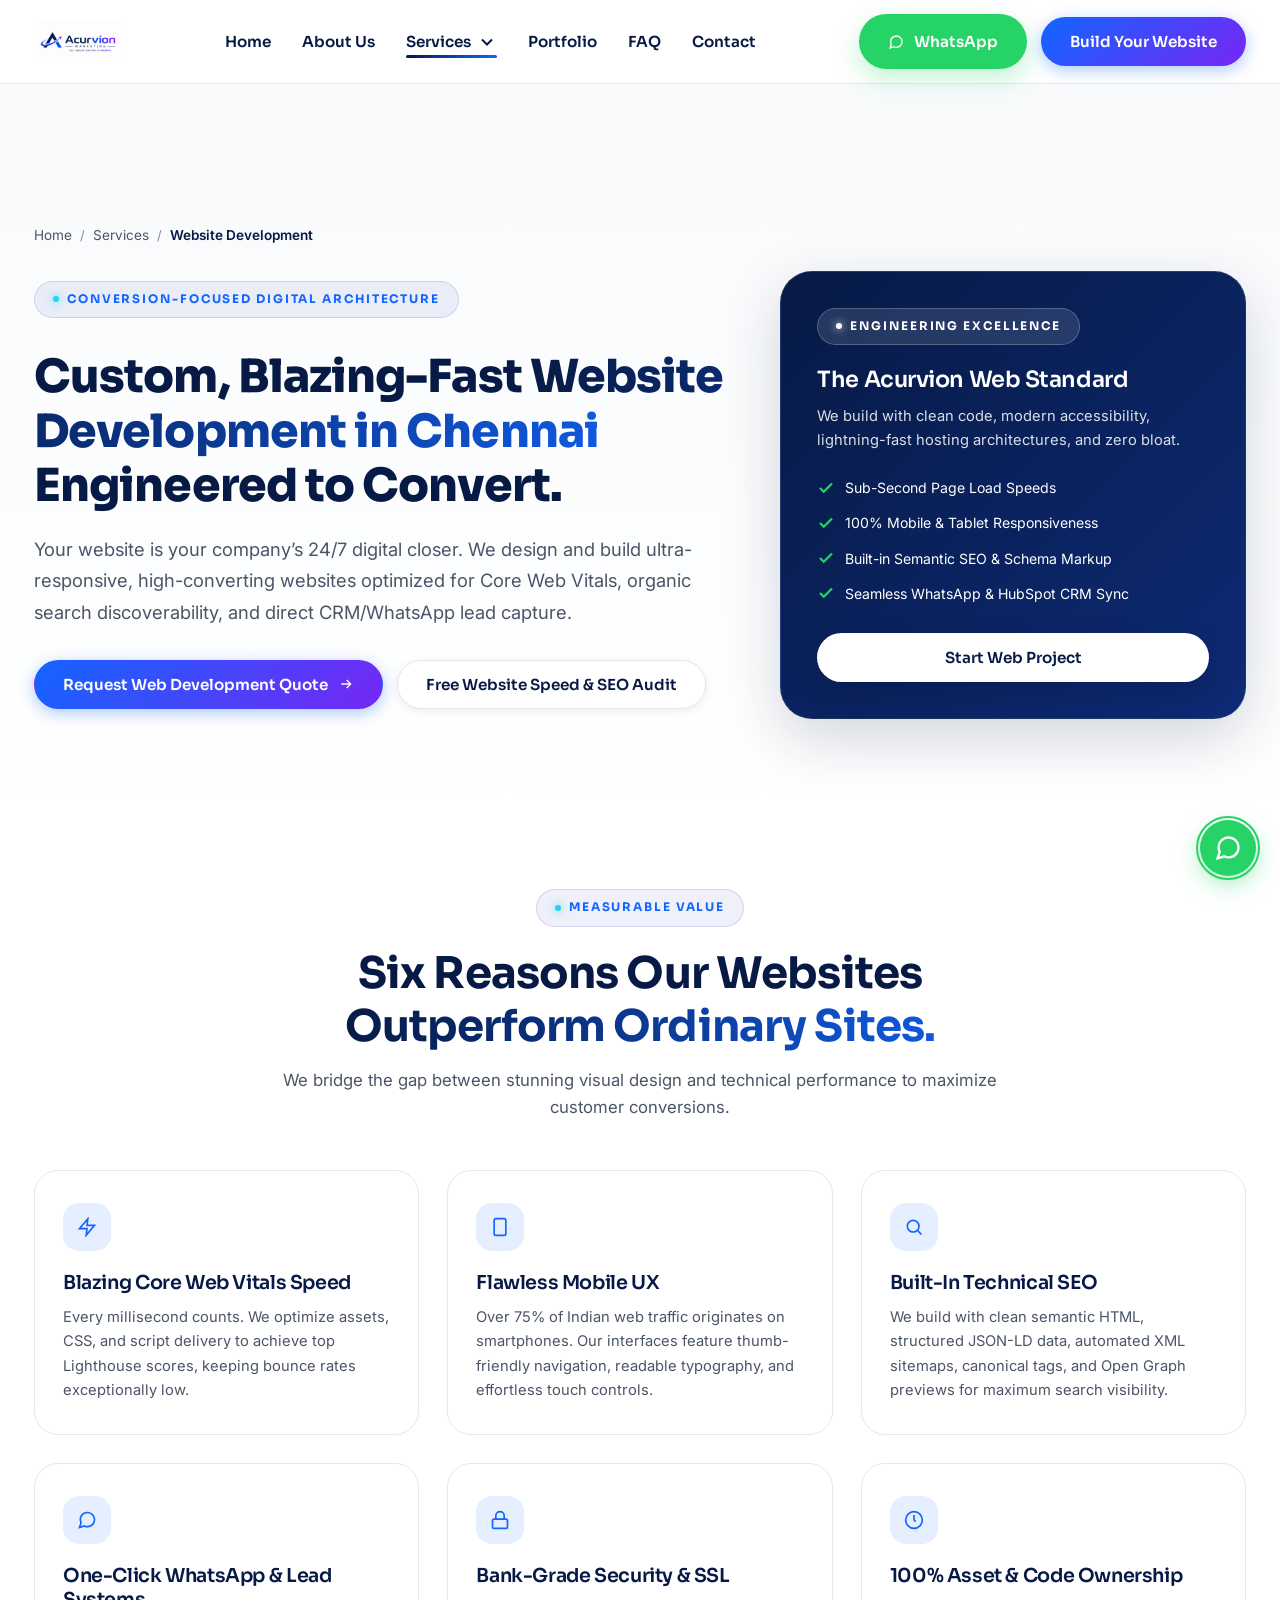
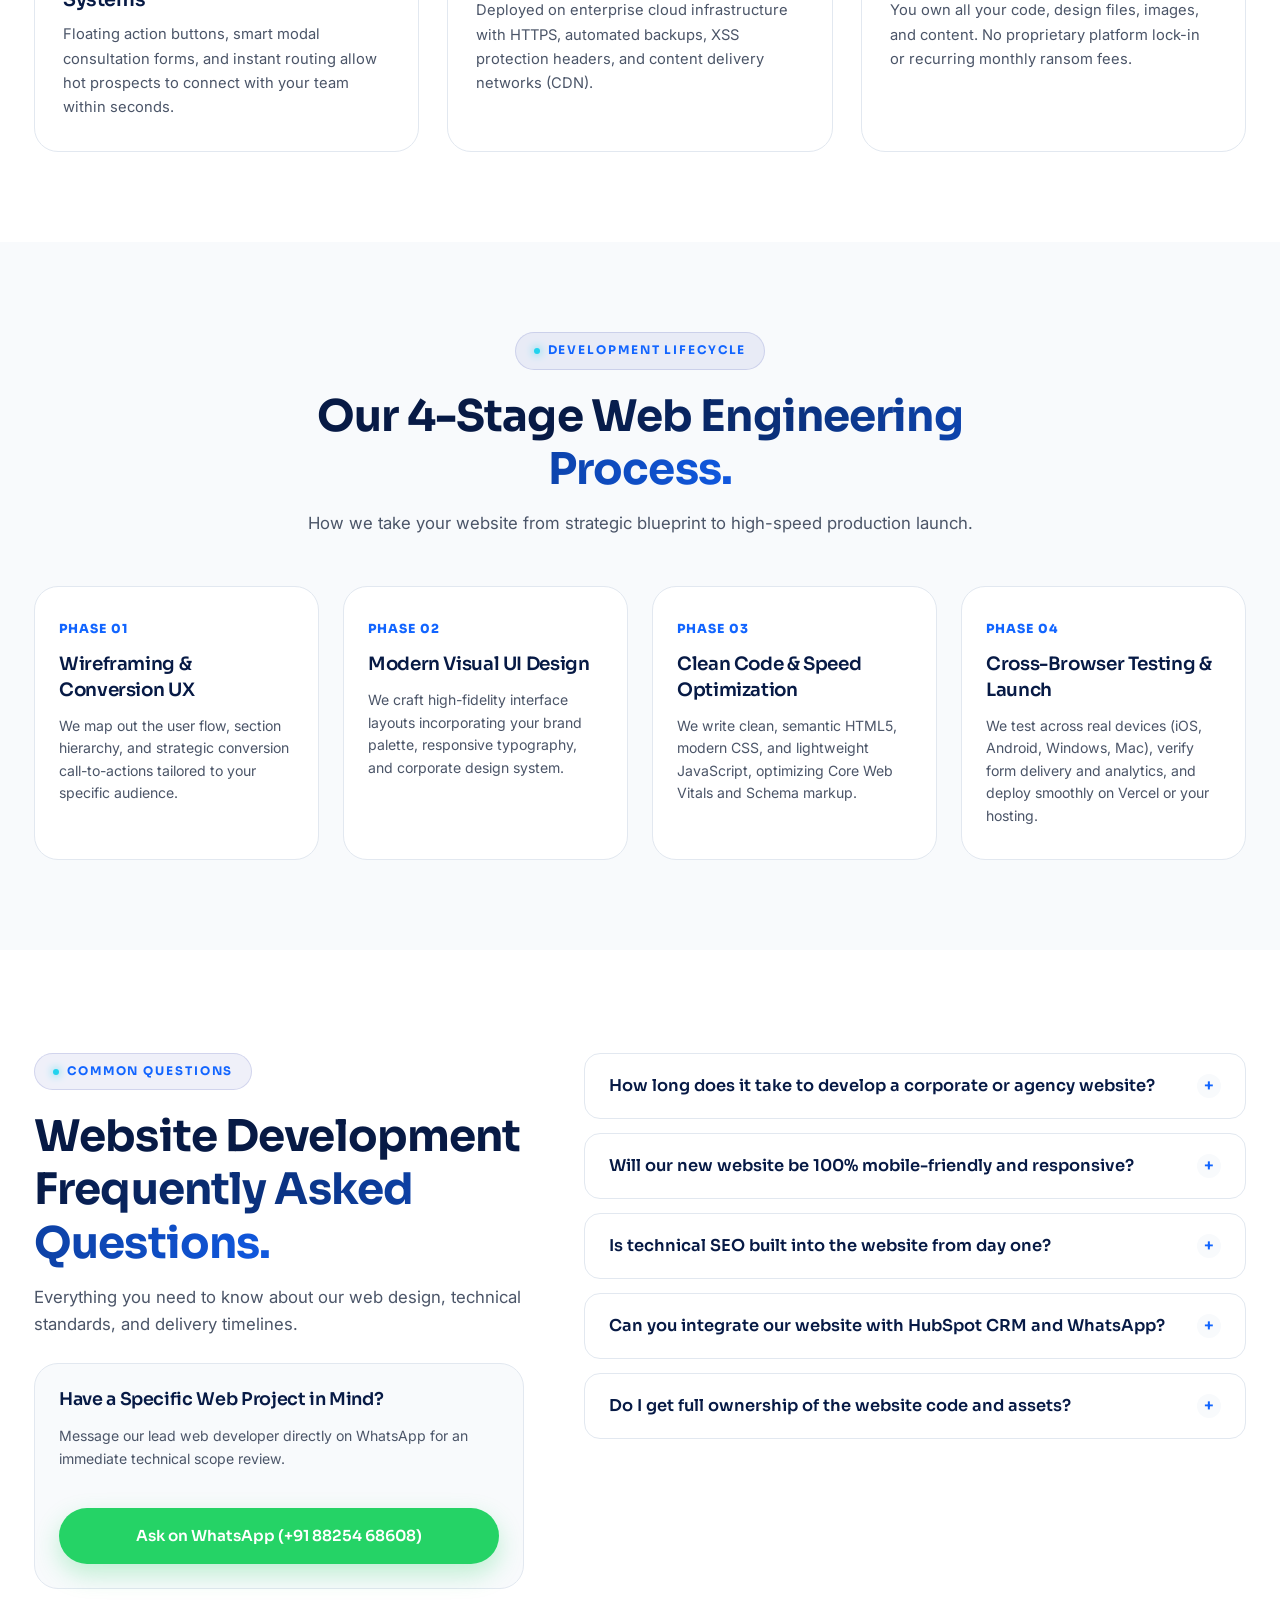
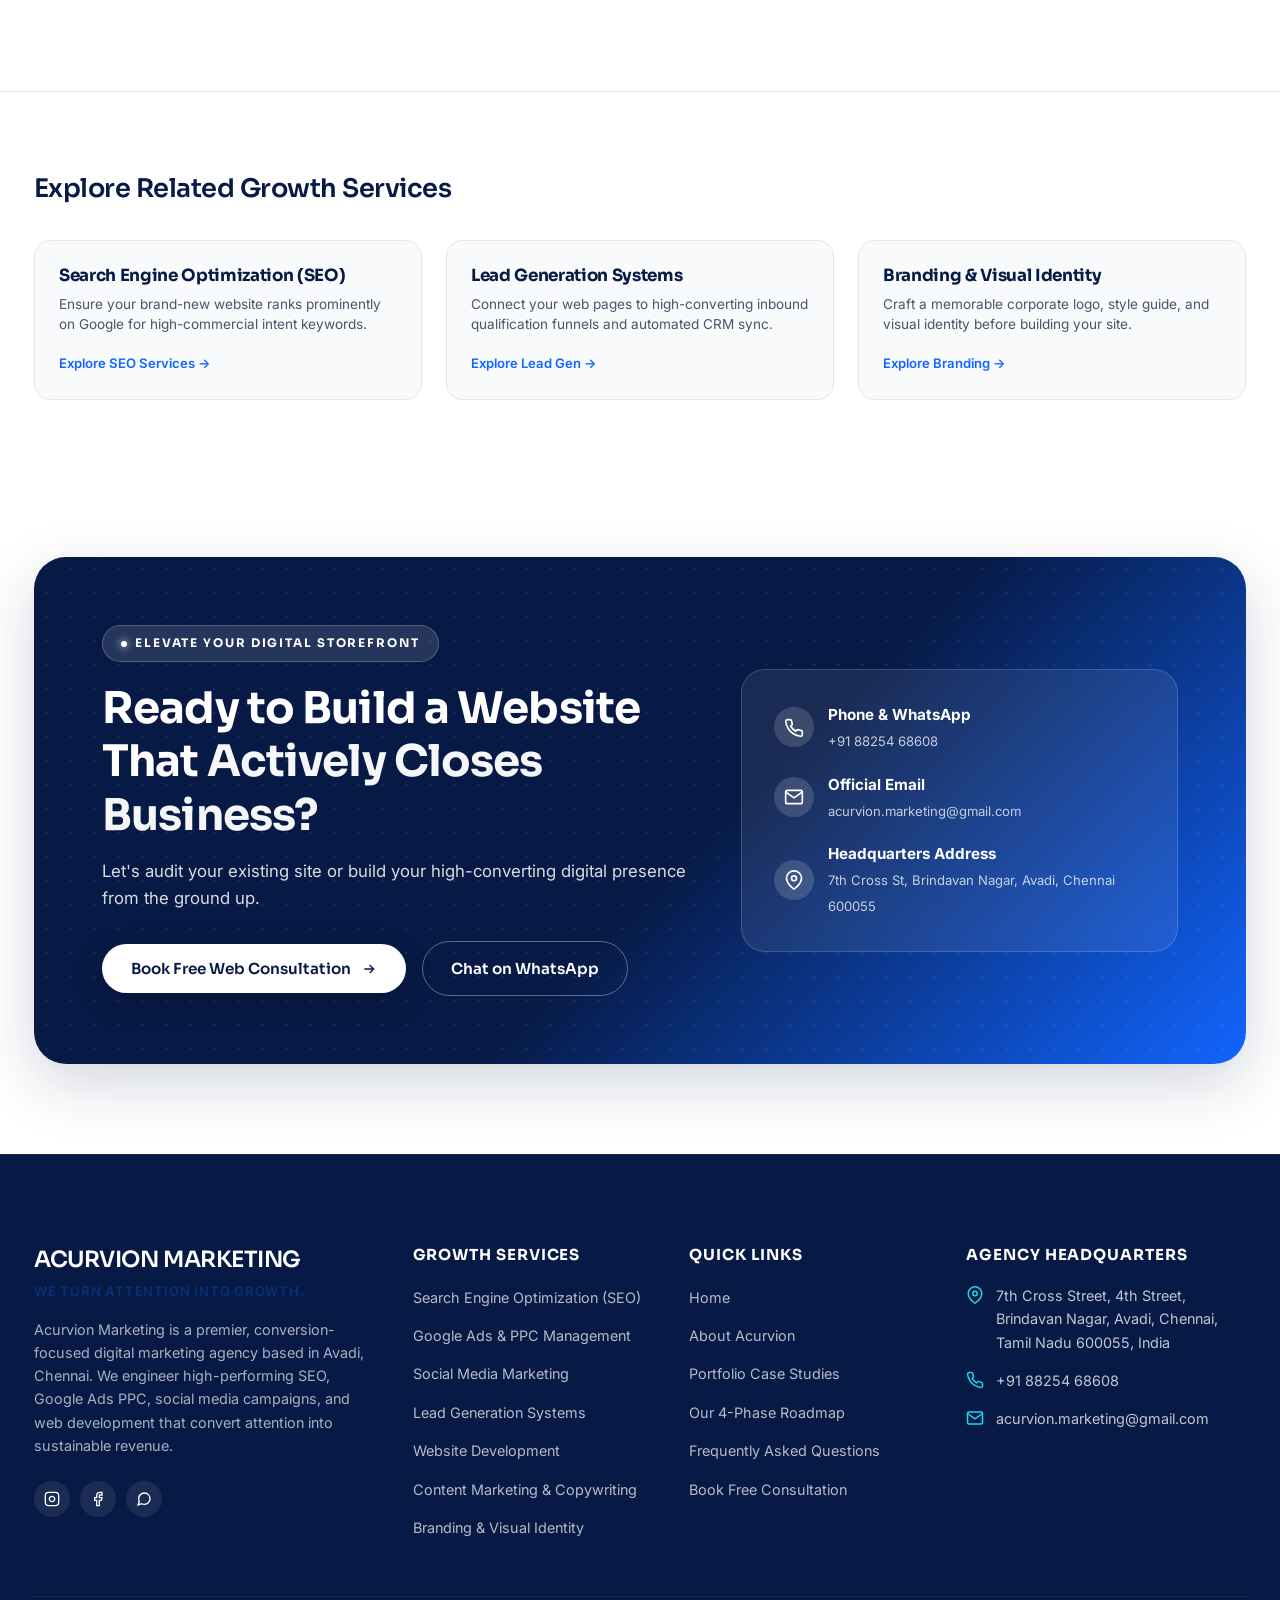
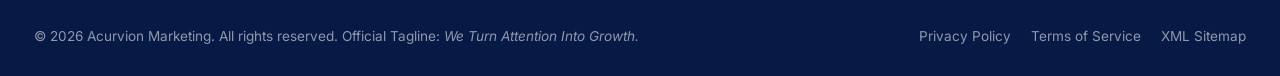
<file: services/website-development.html>
<!DOCTYPE html>
<html lang="en">

<head>
  <!-- Google Tag Manager -->
  <script>(function (w, d, s, l, i) {
      w[l] = w[l] || []; w[l].push({
        'gtm.start':
          new Date().getTime(), event: 'gtm.js'
      }); var f = d.getElementsByTagName(s)[0],
        j = d.createElement(s), dl = l != 'dataLayer' ? '&l=' + l : ''; j.async = true; j.src =
        'https://www.googletagmanager.com/gtm.js?id=' + i + dl; f.parentNode.insertBefore(j, f);
    })(window, document, 'script', 'dataLayer', 'GTM-M9968TWX');</script>
  <!-- End Google Tag Manager -->

  <meta charset="UTF-8">
  <meta name="viewport" content="width=device-width, initial-scale=1.0">
  <title>Website Development Company Chennai | High-Converting Web Design - Acurvion Marketing</title>

  <!-- Primary SEO Meta Tags -->
  <meta name="description"
    content="Turn visitors into clients with Acurvion Marketing's custom website development in Chennai. Blazing Core Web Vitals, mobile-first UX, clean semantic code, SEO readiness & CRM lead capture.">
  <meta name="keywords"
    content="Website Development Chennai, Web Design Company In Chennai, Website Developer Avadi, Custom Web Design Chennai, High Converting Landing Pages, Fast WordPress Web Development">
  <meta name="author" content="Acurvion Marketing">
  <meta name="robots" content="index, follow, max-snippet:-1, max-image-preview:large, max-video-preview:-1">
  <link rel="canonical" href="https://acurvionmarketing.vercel.app/services/website-development.html">

  <!-- Open Graph / Facebook -->
  <meta property="og:type" content="article">
  <meta property="og:url" content="https://acurvionmarketing.vercel.app/services/website-development.html">
  <meta property="og:title" content="Website Development Company Chennai | Acurvion Marketing">
  <meta property="og:description"
    content="Custom, high-speed, conversion-engineered websites built to dominate Google search and turn traffic into revenue.">
  <meta property="og:image" content="../assets/acurvion-logo.png">

  <!-- Twitter Card -->
  <meta name="twitter:card" content="summary_large_image">
  <meta name="twitter:title" content="Website Development Company Chennai | Acurvion Marketing">
  <meta name="twitter:description"
    content="Mobile-first, lightning-fast digital storefronts built to scale business credibility and capture qualified inquiries.">
  <meta name="twitter:image" content="../assets/acurvion-logo.png">

  <!-- Favicon -->
  <link rel="icon" type="image/png" href="../assets/acurvion-logo.png">
  <link rel="apple-touch-icon" href="../assets/acurvion-logo.png">

  <!-- Google Fonts -->
  <link rel="preconnect" href="https://fonts.googleapis.com">
  <link rel="preconnect" href="https://fonts.gstatic.com" crossorigin>
  <link
    href="https://fonts.googleapis.com/css2?family=Inter:wght@300;400;500;600;700&family=Sora:wght@400;500;600;700;800&display=swap"
    rel="stylesheet">

  <!-- Stylesheet -->
  <link rel="stylesheet" href="../styles.css?v=3.0">

  <!-- Structured Data: Service, BreadcrumbList & FAQPage JSON-LD -->
  <script type="application/ld+json">
  {
    "@context": "https://schema.org",
    "@graph": [
      {
        "@type": "Service",
        "@id": "https://acurvionmarketing.vercel.app/services/website-development.html#service",
        "name": "Website Development & Design Services",
        "serviceType": "Web Development",
        "provider": {
          "@type": "Organization",
          "name": "Acurvion Marketing",
          "url": "https://acurvionmarketing.vercel.app/",
          "telephone": "+918825468608",
          "email": "acurvion.marketing@gmail.com"
        },
        "areaServed": [
          { "@type": "City", "name": "Chennai" },
          { "@type": "Country", "name": "India" }
        ],
        "description": "Custom conversion-focused website development, mobile-first design, Core Web Vitals optimization, semantic SEO architecture, and CRM form integrations."
      },
      {
        "@type": "BreadcrumbList",
        "@id": "https://acurvionmarketing.vercel.app/services/website-development.html#breadcrumbs",
        "itemListElement": [
          {
            "@type": "ListItem",
            "position": 1,
            "name": "Home",
            "item": "https://acurvionmarketing.vercel.app/"
          },
          {
            "@type": "ListItem",
            "position": 2,
            "name": "Services",
            "item": "https://acurvionmarketing.vercel.app/#services"
          },
          {
            "@type": "ListItem",
            "position": 3,
            "name": "Website Development",
            "item": "https://acurvionmarketing.vercel.app/services/website-development.html"
          }
        ]
      },
      {
        "@type": "FAQPage",
        "@id": "https://acurvionmarketing.vercel.app/services/website-development.html#faq",
        "mainEntity": [
          {
            "@type": "Question",
            "name": "How long does it take to develop a corporate or agency website?",
            "acceptedAnswer": {
              "@type": "Answer",
              "text": "A standard 5-to-10 page corporate website is typically designed, developed, reviewed, and launched within 2 to 3 weeks. Custom web applications or complex e-commerce portals take between 4 to 6 weeks."
            }
          },
          {
            "@type": "Question",
            "name": "Will our new website be 100% mobile-friendly and responsive?",
            "acceptedAnswer": {
              "@type": "Answer",
              "text": "Yes, absolutely. We design mobile-first and test extensively across 360px mobile viewports, tablets, laptops, and ultra-wide desktops to guarantee seamless readability and touch interactions."
            }
          },
          {
            "@type": "Question",
            "name": "Is technical SEO built into the website from day one?",
            "acceptedAnswer": {
              "@type": "Answer",
              "text": "Yes. Every website we build features semantic HTML5 hierarchy (one clear H1 per page), metadata, Open Graph cards, fast loading speeds (Core Web Vitals), descriptive ALT tags, canonical URLs, and schema markup."
            }
          },
          {
            "@type": "Question",
            "name": "Can you integrate our website with HubSpot CRM and WhatsApp?",
            "acceptedAnswer": {
              "@type": "Answer",
              "text": "Yes. All contact forms and inquiry buttons can be integrated with HubSpot CRM, email alerts, Google Sheets, and direct WhatsApp chat links with pre-filled lead details."
            }
          },
          {
            "@type": "Question",
            "name": "Do I get full ownership of the website code and assets?",
            "acceptedAnswer": {
              "@type": "Answer",
              "text": "Yes, 100%. Upon project completion, full source code, graphic assets, domain controls, and hosting deployments are completely transferred to your company with zero vendor lock-in."
            }
          }
        ]
      }
    ]
  }
  </script>
</head>

<body class="service-page">
  <noscript><iframe src="https://www.googletagmanager.com/ns.html?id=GTM-M9968TWX" height="0" width="0"
      style="display:none;visibility:hidden"></iframe></noscript>

  <!-- ================= SITE HEADER ================= -->
  <header class="home-header" id="siteHeader">
    <div class="scroll-progress-bar" id="scrollProgressBar" aria-hidden="true"></div>
    <div class="container home-header-inner">
      <a href="../" class="home-logo" aria-label="Acurvion Marketing">
        <img src="../assets/acurvion-logo.png" alt="Acurvion Marketing Logo" class="home-logo-img" width="160" height="48">
      </a>

      <nav class="home-nav" id="homeNav" aria-label="Primary Navigation">
        <a href="../" class="home-nav-link">Home</a>
        <a href="../#about" class="home-nav-link">About Us</a>

        <div class="home-nav-item open-hover" data-home-dropdown="services">
          <button type="button" class="home-nav-link home-dd-toggle active" aria-haspopup="true" aria-expanded="false">
            Services
            <svg class="home-dd-caret" viewBox="0 0 24 24" fill="none" stroke="currentColor" stroke-width="2.4"><path d="M6 9l6 6 6-6" /></svg>
          </button>
          <div class="home-dropdown" role="menu" aria-label="Growth Services">
            <div class="home-dropdown-grid">
              <a class="home-dropdown-item" role="menuitem" href="seo-services.html">
                <span class="home-dd-icon"><svg viewBox="0 0 24 24" fill="none" stroke="currentColor" stroke-width="2"><circle cx="11" cy="11" r="7" /><path d="M21 21l-4.3-4.3" /></svg></span>
                <span class="home-dd-text"><strong>Search Engine Optimization (SEO)</strong><small>Dominate high-commercial intent keywords</small></span>
              </a>
              <a class="home-dropdown-item" role="menuitem" href="ppc-advertising.html">
                <span class="home-dd-icon"><svg viewBox="0 0 24 24" fill="none" stroke="currentColor" stroke-width="2"><path d="M3 11l18-7-7 18-2.5-7L3 11z" /></svg></span>
                <span class="home-dd-text"><strong>Google Ads &amp; PPC Management</strong><small>Targeted paid acquisition with zero waste</small></span>
              </a>
              <a class="home-dropdown-item" role="menuitem" href="social-media-marketing.html">
                <span class="home-dd-icon"><svg viewBox="0 0 24 24" fill="none" stroke="currentColor" stroke-width="2"><circle cx="18" cy="5" r="3" /><circle cx="6" cy="12" r="3" /><circle cx="18" cy="19" r="3" /><path d="M8.6 10.5l6.8-3.9M8.6 13.5l6.8 3.9" /></svg></span>
                <span class="home-dd-text"><strong>Social Media Marketing</strong><small>Meta, Instagram &amp; LinkedIn lead funnels</small></span>
              </a>
              <a class="home-dropdown-item" role="menuitem" href="lead-generation.html">
                <span class="home-dd-icon"><svg viewBox="0 0 24 24" fill="none" stroke="currentColor" stroke-width="2"><path d="M16 21v-2a4 4 0 0 0-4-4H5a4 4 0 0 0-4 4v2"/><circle cx="8.5" cy="7" r="4"/><polyline points="17 11 19 13 23 9"/></svg></span>
                <span class="home-dd-text"><strong>Lead Generation Systems</strong><small>Qualified inbound B2B &amp; B2C pipeline</small></span>
              </a>
              <a class="home-dropdown-item" role="menuitem" href="website-development.html">
                <span class="home-dd-icon"><svg viewBox="0 0 24 24" fill="none" stroke="currentColor" stroke-width="2"><rect x="3" y="4" width="18" height="13" rx="2" /><path d="M8 21h8M12 17v4" /></svg></span>
                <span class="home-dd-text"><strong>Website Development</strong><small>Fast, mobile-first conversion engines</small></span>
              </a>
              <a class="home-dropdown-item" role="menuitem" href="content-creation.html">
                <span class="home-dd-icon"><svg viewBox="0 0 24 24" fill="none" stroke="currentColor" stroke-width="2"><path d="M4 5h16M4 12h10M4 19h13" /></svg></span>
                <span class="home-dd-text"><strong>Content Creation &amp; Copywriting</strong><small>Persuasive communication that converts</small></span>
              </a>
              <a class="home-dropdown-item" role="menuitem" href="branding-services.html">
                <span class="home-dd-icon"><svg viewBox="0 0 24 24" fill="none" stroke="currentColor" stroke-width="2"><path d="M6 3h12v18l-6-4-6 4V3z" /></svg></span>
                <span class="home-dd-text"><strong>Branding &amp; Visual Identity</strong><small>Distinct visual authority &amp; market positioning</small></span>
              </a>
            </div>
          </div>
        </div>

        <a href="../#portfolio" class="home-nav-link">Portfolio</a>
        <a href="../#faq" class="home-nav-link">FAQ</a>
        <a href="#consultModal" class="home-nav-link" data-consult-trigger data-service="Website Development">Contact</a>

        <div class="home-nav-mobile-cta">
          <button type="button" class="home-btn home-btn-primary" data-consult-trigger data-service="Website Development" style="width: 100%;">
            <span>Book Web Consultation</span>
          </button>
        </div>
      </nav>

      <div class="home-header-actions">
        <a href="https://wa.me/918825468608?text=Hello%20Acurvion,%20I%20would%20like%20to%20discuss%20Website%20Development."
          class="home-btn home-btn-whatsapp" target="_blank" rel="noopener" aria-label="Chat on WhatsApp">
          <svg viewBox="0 0 24 24" fill="none" stroke="currentColor" stroke-width="2">
            <path d="M21 11.5a8.38 8.38 0 01-.9 3.8 8.5 8.5 0 01-7.6 4.7 8.38 8.38 0 01-3.8-.9L3 21l1.9-5.7a8.38 8.38 0 01-.9-3.8 8.5 8.5 0 014.7-7.6 8.38 8.38 0 013.8-.9h.5a8.48 8.48 0 018 8v.5z" />
          </svg>
          <span>WhatsApp</span>
        </a>

        <button type="button" class="home-btn home-btn-primary" data-consult-trigger data-service="Website Development">
          <span>Build Your Website</span>
        </button>

        <button class="home-nav-toggle" id="homeNavToggle" type="button" aria-label="Toggle Navigation Menu" aria-expanded="false" aria-controls="homeNav">
          <span></span><span></span><span></span>
        </button>
      </div>
    </div>
  </header>
  <div class="home-nav-backdrop" id="homeNavBackdrop" aria-hidden="true"></div>

  <main>
    <!-- ================= SERVICE HERO ================= -->
    <section class="service-page-hero">
      <div class="container">
        <nav class="breadcrumb-nav" aria-label="Breadcrumb">
          <ol class="breadcrumb-list">
            <li class="breadcrumb-item"><a href="../">Home</a></li>
            <li class="breadcrumb-separator">/</li>
            <li class="breadcrumb-item"><a href="../#services">Services</a></li>
            <li class="breadcrumb-separator">/</li>
            <li class="breadcrumb-item active" aria-current="page">Website Development</li>
          </ol>
        </nav>

        <div class="service-hero-grid">
          <div class="service-hero-content">
            <span class="home-eyebrow">CONVERSION-FOCUSED DIGITAL ARCHITECTURE</span>
            <h1>Custom, Blazing-Fast <span class="home-text-accent">Website Development in Chennai</span> Engineered to Convert.</h1>
            <p class="service-hero-lead">
              Your website is your company’s 24/7 digital closer. We design and build ultra-responsive, high-converting websites optimized for Core Web Vitals, organic search discoverability, and direct CRM/WhatsApp lead capture.
            </p>
            <div style="display: flex; gap: 14px; flex-wrap: wrap;">
              <button type="button" class="home-btn home-btn-primary" data-consult-trigger data-service="Website Development">
                <span>Request Web Development Quote</span>
                <svg viewBox="0 0 24 24" fill="none" stroke="currentColor" stroke-width="2"><path d="M5 12h14M13 6l6 6-6 6"/></svg>
              </button>
              <button type="button" class="home-btn home-btn-secondary" data-audit-trigger data-service="Website Development">
                <span>Free Website Speed &amp; SEO Audit</span>
              </button>
            </div>
          </div>

          <div class="service-hero-card">
            <span class="home-eyebrow home-eyebrow-light">ENGINEERING EXCELLENCE</span>
            <h3>The Acurvion Web Standard</h3>
            <p>We build with clean code, modern accessibility, lightning-fast hosting architectures, and zero bloat.</p>
            <ul class="service-quick-deliverables">
              <li>
                <svg viewBox="0 0 24 24" fill="none" stroke="currentColor" stroke-width="3" width="18" height="18"><polyline points="20 6 9 17 4 12"/></svg>
                <span>Sub-Second Page Load Speeds</span>
              </li>
              <li>
                <svg viewBox="0 0 24 24" fill="none" stroke="currentColor" stroke-width="3" width="18" height="18"><polyline points="20 6 9 17 4 12"/></svg>
                <span>100% Mobile &amp; Tablet Responsiveness</span>
              </li>
              <li>
                <svg viewBox="0 0 24 24" fill="none" stroke="currentColor" stroke-width="3" width="18" height="18"><polyline points="20 6 9 17 4 12"/></svg>
                <span>Built-in Semantic SEO &amp; Schema Markup</span>
              </li>
              <li>
                <svg viewBox="0 0 24 24" fill="none" stroke="currentColor" stroke-width="3" width="18" height="18"><polyline points="20 6 9 17 4 12"/></svg>
                <span>Seamless WhatsApp &amp; HubSpot CRM Sync</span>
              </li>
            </ul>
            <button type="button" class="home-btn home-btn-white" data-consult-trigger data-service="Website Development" style="width: 100%;">
              <span>Start Web Project</span>
            </button>
          </div>
        </div>
      </div>
    </section>

    <!-- ================= SERVICE BENEFITS ================= -->
    <section class="service-benefits-section">
      <div class="container">
        <div class="home-section-head">
          <span class="home-eyebrow">MEASURABLE VALUE</span>
          <h2>Six Reasons Our Websites <span class="home-text-accent">Outperform Ordinary Sites.</span></h2>
          <p>We bridge the gap between stunning visual design and technical performance to maximize customer conversions.</p>
        </div>

        <div class="service-benefits-grid">
          <div class="service-benefit-card">
            <div class="service-benefit-icon">
              <svg viewBox="0 0 24 24" fill="none" stroke="currentColor" stroke-width="2"><polygon points="13 2 3 14 12 14 11 22 21 10 12 10 13 2"/></svg>
            </div>
            <h4>Blazing Core Web Vitals Speed</h4>
            <p>Every millisecond counts. We optimize assets, CSS, and script delivery to achieve top Lighthouse scores, keeping bounce rates exceptionally low.</p>
          </div>

          <div class="service-benefit-card">
            <div class="service-benefit-icon">
              <svg viewBox="0 0 24 24" fill="none" stroke="currentColor" stroke-width="2"><rect x="5" y="2" width="14" height="20" rx="2" ry="2"/><line x1="12" y1="18" x2="12.01" y2="18"/></svg>
            </div>
            <h4>Flawless Mobile UX</h4>
            <p>Over 75% of Indian web traffic originates on smartphones. Our interfaces feature thumb-friendly navigation, readable typography, and effortless touch controls.</p>
          </div>

          <div class="service-benefit-card">
            <div class="service-benefit-icon">
              <svg viewBox="0 0 24 24" fill="none" stroke="currentColor" stroke-width="2"><circle cx="11" cy="11" r="7"/><path d="M21 21l-4.3-4.3"/></svg>
            </div>
            <h4>Built-In Technical SEO</h4>
            <p>We build with clean semantic HTML, structured JSON-LD data, automated XML sitemaps, canonical tags, and Open Graph previews for maximum search visibility.</p>
          </div>

          <div class="service-benefit-card">
            <div class="service-benefit-icon">
              <svg viewBox="0 0 24 24" fill="none" stroke="currentColor" stroke-width="2"><path d="M21 11.5a8.38 8.38 0 0 1-.9 3.8 8.5 8.5 0 0 1-7.6 4.7 8.38 8.38 0 0 1-3.8-.9L3 21l1.9-5.7a8.38 8.38 0 0 1-.9-3.8 8.5 8.5 0 0 1 4.7-7.6 8.38 8.38 0 0 1 3.8-.9h.5a8.48 8.48 0 0 1 8 8v.5z"/></svg>
            </div>
            <h4>One-Click WhatsApp &amp; Lead Systems</h4>
            <p>Floating action buttons, smart modal consultation forms, and instant routing allow hot prospects to connect with your team within seconds.</p>
          </div>

          <div class="service-benefit-card">
            <div class="service-benefit-icon">
              <svg viewBox="0 0 24 24" fill="none" stroke="currentColor" stroke-width="2"><rect x="3" y="11" width="18" height="11" rx="2" ry="2"/><path d="M7 11V7a5 5 0 0 1 10 0v4"/></svg>
            </div>
            <h4>Bank-Grade Security &amp; SSL</h4>
            <p>Deployed on enterprise cloud infrastructure with HTTPS, automated backups, XSS protection headers, and content delivery networks (CDN).</p>
          </div>

          <div class="service-benefit-card">
            <div class="service-benefit-icon">
              <svg viewBox="0 0 24 24" fill="none" stroke="currentColor" stroke-width="2"><circle cx="12" cy="12" r="10"/><polyline points="12 6 12 12 14 14"/></svg>
            </div>
            <h4>100% Asset &amp; Code Ownership</h4>
            <p>You own all your code, design files, images, and content. No proprietary platform lock-in or recurring monthly ransom fees.</p>
          </div>
        </div>
      </div>
    </section>

    <!-- ================= WORKING PROCESS ================= -->
    <section class="service-process-section">
      <div class="container">
        <div class="home-section-head">
          <span class="home-eyebrow">DEVELOPMENT LIFECYCLE</span>
          <h2>Our 4-Stage <span class="home-text-accent">Web Engineering Process.</span></h2>
          <p>How we take your website from strategic blueprint to high-speed production launch.</p>
        </div>

        <div class="service-process-grid">
          <div class="service-process-card">
            <span class="service-process-step-num">PHASE 01</span>
            <h4>Wireframing &amp; Conversion UX</h4>
            <p>We map out the user flow, section hierarchy, and strategic conversion call-to-actions tailored to your specific audience.</p>
          </div>

          <div class="service-process-card">
            <span class="service-process-step-num">PHASE 02</span>
            <h4>Modern Visual UI Design</h4>
            <p>We craft high-fidelity interface layouts incorporating your brand palette, responsive typography, and corporate design system.</p>
          </div>

          <div class="service-process-card">
            <span class="service-process-step-num">PHASE 03</span>
            <h4>Clean Code &amp; Speed Optimization</h4>
            <p>We write clean, semantic HTML5, modern CSS, and lightweight JavaScript, optimizing Core Web Vitals and Schema markup.</p>
          </div>

          <div class="service-process-card">
            <span class="service-process-step-num">PHASE 04</span>
            <h4>Cross-Browser Testing &amp; Launch</h4>
            <p>We test across real devices (iOS, Android, Windows, Mac), verify form delivery and analytics, and deploy smoothly on Vercel or your hosting.</p>
          </div>
        </div>
      </div>
    </section>

    <!-- ================= FAQS ================= -->
    <section class="home-faq-section" id="faq">
      <div class="container home-faq-wrap">
        <div class="home-faq-left">
          <span class="home-eyebrow">COMMON QUESTIONS</span>
          <h2>Website Development <span class="home-text-accent">Frequently Asked Questions.</span></h2>
          <p>Everything you need to know about our web design, technical standards, and delivery timelines.</p>
          <div class="home-faq-contact-card">
            <h4>Have a Specific Web Project in Mind?</h4>
            <p>Message our lead web developer directly on WhatsApp for an immediate technical scope review.</p>
            <a href="https://wa.me/918825468608?text=Hello%20Acurvion,%20I%20have%20questions%20about%20website%20development." target="_blank" rel="noopener" class="home-btn home-btn-whatsapp">
              <span>Ask on WhatsApp (+91 88254 68608)</span>
            </a>
          </div>
        </div>

        <div class="home-faq-list">
          <div class="home-faq-item">
            <button type="button" class="home-faq-question" aria-expanded="false">
              <span>How long does it take to develop a corporate or agency website?</span>
              <span class="home-faq-icon">+</span>
            </button>
            <div class="home-faq-answer">
              <p>A standard 5-to-10 page corporate website is typically designed, developed, reviewed, and launched within 2 to 3 weeks. Custom web applications or complex e-commerce portals take between 4 to 6 weeks.</p>
            </div>
          </div>

          <div class="home-faq-item">
            <button type="button" class="home-faq-question" aria-expanded="false">
              <span>Will our new website be 100% mobile-friendly and responsive?</span>
              <span class="home-faq-icon">+</span>
            </button>
            <div class="home-faq-answer">
              <p>Yes, absolutely. We design mobile-first and test extensively across 360px mobile viewports, tablets, laptops, and ultra-wide desktops to guarantee seamless readability and touch interactions.</p>
            </div>
          </div>

          <div class="home-faq-item">
            <button type="button" class="home-faq-question" aria-expanded="false">
              <span>Is technical SEO built into the website from day one?</span>
              <span class="home-faq-icon">+</span>
            </button>
            <div class="home-faq-answer">
              <p>Yes. Every website we build features semantic HTML5 hierarchy (one clear H1 per page), metadata, Open Graph cards, fast loading speeds (Core Web Vitals), descriptive ALT tags, canonical URLs, and schema markup.</p>
            </div>
          </div>

          <div class="home-faq-item">
            <button type="button" class="home-faq-question" aria-expanded="false">
              <span>Can you integrate our website with HubSpot CRM and WhatsApp?</span>
              <span class="home-faq-icon">+</span>
            </button>
            <div class="home-faq-answer">
              <p>Yes. All contact forms and inquiry buttons can be integrated with HubSpot CRM, email alerts, Google Sheets, and direct WhatsApp chat links with pre-filled lead details.</p>
            </div>
          </div>

          <div class="home-faq-item">
            <button type="button" class="home-faq-question" aria-expanded="false">
              <span>Do I get full ownership of the website code and assets?</span>
              <span class="home-faq-icon">+</span>
            </button>
            <div class="home-faq-answer">
              <p>Yes, 100%. Upon project completion, full source code, graphic assets, domain controls, and hosting deployments are completely transferred to your company with zero vendor lock-in.</p>
            </div>
          </div>
        </div>
      </div>
    </section>

    <!-- ================= RELATED SERVICES ================= -->
    <section class="service-related-section">
      <div class="container">
        <h3>Explore Related Growth Services</h3>
        <div class="service-related-grid">
          <a href="seo-services.html" class="service-related-card">
            <h5>Search Engine Optimization (SEO)</h5>
            <p>Ensure your brand-new website ranks prominently on Google for high-commercial intent keywords.</p>
            <span class="service-related-link">Explore SEO Services &rarr;</span>
          </a>
          <a href="lead-generation.html" class="service-related-card">
            <h5>Lead Generation Systems</h5>
            <p>Connect your web pages to high-converting inbound qualification funnels and automated CRM sync.</p>
            <span class="service-related-link">Explore Lead Gen &rarr;</span>
          </a>
          <a href="branding-services.html" class="service-related-card">
            <h5>Branding &amp; Visual Identity</h5>
            <p>Craft a memorable corporate logo, style guide, and visual identity before building your site.</p>
            <span class="service-related-link">Explore Branding &rarr;</span>
          </a>
        </div>
      </div>
    </section>

    <!-- ================= CLOSING CTA ================= -->
    <section class="home-cta-section" id="contact">
      <div class="container">
        <div class="home-cta-grid">
          <div class="home-cta-content">
            <span class="home-eyebrow home-eyebrow-light">ELEVATE YOUR DIGITAL STOREFRONT</span>
            <h2>Ready to Build a Website That <span class="home-text-accent-light">Actively Closes Business?</span></h2>
            <p>Let's audit your existing site or build your high-converting digital presence from the ground up.</p>

            <div class="home-cta-actions">
              <button type="button" class="home-btn home-btn-white" data-consult-trigger data-service="Website Development">
                <span>Book Free Web Consultation</span>
                <svg viewBox="0 0 24 24" fill="none" stroke="currentColor" stroke-width="2"><path d="M5 12h14M13 6l6 6-6 6" /></svg>
              </button>
              <a href="https://wa.me/918825468608?text=Hello%20Acurvion,%20I%20am%20ready%20to%20discuss%20a%20new%20website%20project."
                class="home-btn home-btn-outline-light" target="_blank" rel="noopener">
                <span>Chat on WhatsApp</span>
              </a>
            </div>
          </div>

          <div class="home-cta-card-badge">
            <div class="home-cta-badge-item">
              <div class="home-cta-badge-icon"><svg viewBox="0 0 24 24" fill="none" stroke="currentColor" stroke-width="2"><path d="M22 16.92v3a2 2 0 01-2.18 2 19.79 19.79 0 01-8.63-3.07 19.5 19.5 0 01-6-6 19.79 19.79 0 01-3.07-8.67A2 2 0 014.11 2h3a2 2 0 012 1.72 12.84 12.84 0 00.7 2.81 2 2 0 01-.45 2.11L8.09 9.91a16 16 0 006 6l1.27-1.27a2 2 0 012.11-.45 12.84 12.84 0 002.81.7A2 2 0 0122 16.92z" /></svg></div>
              <div class="home-cta-badge-text"><strong>Phone &amp; WhatsApp</strong><span>+91 88254 68608</span></div>
            </div>
            <div class="home-cta-badge-item">
              <div class="home-cta-badge-icon"><svg viewBox="0 0 24 24" fill="none" stroke="currentColor" stroke-width="2"><path d="M4 4h16c1.1 0 2 .9 2 2v12c0 1.1-.9 2-2 2H4c-1.1 0-2-.9-2-2V6c0-1.1.9-2 2-2z" /><polyline points="22,6 12,13 2,6" /></svg></div>
              <div class="home-cta-badge-text"><strong>Official Email</strong><span>acurvion.marketing@gmail.com</span></div>
            </div>
            <div class="home-cta-badge-item">
              <div class="home-cta-badge-icon"><svg viewBox="0 0 24 24" fill="none" stroke="currentColor" stroke-width="2"><path d="M21 10c0 7-9 13-9 13s-9-6-9-13a9 9 0 0118 0z" /><circle cx="12" cy="10" r="3" /></svg></div>
              <div class="home-cta-badge-text"><strong>Headquarters Address</strong><span>7th Cross St, Brindavan Nagar, Avadi, Chennai 600055</span></div>
            </div>
          </div>
        </div>
      </div>
    </section>
  </main>

  <!-- ================= FOOTER ================= -->
  <footer class="home-footer">
    <div class="container">
      <div class="home-footer-grid">
        <div class="home-footer-brand">
          <h4>ACURVION MARKETING</h4>
          <div class="home-footer-tagline">We Turn Attention Into Growth.</div>
          <p class="home-footer-desc">Acurvion Marketing is a premier, conversion-focused digital marketing agency based in Avadi, Chennai. We engineer high-performing SEO, Google Ads PPC, social media campaigns, and web development that convert attention into sustainable revenue.</p>
          <div class="home-footer-socials">
            <a href="https://www.instagram.com/acurvion.marketing" class="home-social-link" target="_blank" rel="noopener" aria-label="Acurvion on Instagram">
              <svg viewBox="0 0 24 24" fill="none" stroke="currentColor" stroke-width="2"><rect x="2" y="2" width="20" height="20" rx="5" ry="5" /><path d="M16 11.37A4 4 0 1112.63 8 4 4 0 0116 11.37z" /><line x1="17.5" y1="6.5" x2="17.51" y2="6.5" /></svg>
            </a>
            <a href="https://www.facebook.com/profile.php?id=61586639406877" class="home-social-link" target="_blank" rel="noopener" aria-label="Acurvion on Facebook">
              <svg viewBox="0 0 24 24" fill="none" stroke="currentColor" stroke-width="2"><path d="M18 2h-3a5 5 0 00-5 5v3H7v4h3v8h4v-8h3l1-4h-4V7a1 1 0 011-1h3z" /></svg>
            </a>
            <a href="https://wa.me/918825468608" class="home-social-link" target="_blank" rel="noopener" aria-label="Acurvion on WhatsApp">
              <svg viewBox="0 0 24 24" fill="none" stroke="currentColor" stroke-width="2"><path d="M21 11.5a8.38 8.38 0 01-.9 3.8 8.5 8.5 0 01-7.6 4.7 8.38 8.38 0 01-3.8-.9L3 21l1.9-5.7a8.38 8.38 0 01-.9-3.8 8.5 8.5 0 014.7-7.6 8.38 8.38 0 013.8-.9h.5a8.48 8.48 0 018 8v.5z" /></svg>
            </a>
          </div>
        </div>

        <div class="home-footer-col">
          <h5>Growth Services</h5>
          <ul class="home-footer-links">
            <li><a href="seo-services.html">Search Engine Optimization (SEO)</a></li>
            <li><a href="ppc-advertising.html">Google Ads &amp; PPC Management</a></li>
            <li><a href="social-media-marketing.html">Social Media Marketing</a></li>
            <li><a href="lead-generation.html">Lead Generation Systems</a></li>
            <li><a href="website-development.html">Website Development</a></li>
            <li><a href="content-creation.html">Content Marketing &amp; Copywriting</a></li>
            <li><a href="branding-services.html">Branding &amp; Visual Identity</a></li>
          </ul>
        </div>

        <div class="home-footer-col">
          <h5>Quick Links</h5>
          <ul class="home-footer-links">
            <li><a href="../">Home</a></li>
            <li><a href="../#about">About Acurvion</a></li>
            <li><a href="../#portfolio">Portfolio Case Studies</a></li>
            <li><a href="../#journey">Our 4-Phase Roadmap</a></li>
            <li><a href="../#faq">Frequently Asked Questions</a></li>
            <li><a href="#consultModal" data-consult-trigger data-service="Website Development">Book Free Consultation</a></li>
          </ul>
        </div>

        <div class="home-footer-col">
          <h5>Agency Headquarters</h5>
          <div class="home-footer-contact-item">
            <svg viewBox="0 0 24 24" fill="none" stroke="currentColor" stroke-width="2"><path d="M21 10c0 7-9 13-9 13s-9-6-9-13a9 9 0 0118 0z" /><circle cx="12" cy="10" r="3" /></svg>
            <span>7th Cross Street, 4th Street, Brindavan Nagar, Avadi, Chennai, Tamil Nadu 600055, India</span>
          </div>
          <div class="home-footer-contact-item">
            <svg viewBox="0 0 24 24" fill="none" stroke="currentColor" stroke-width="2"><path d="M22 16.92v3a2 2 0 01-2.18 2 19.79 19.79 0 01-8.63-3.07 19.5 19.5 0 01-6-6 19.79 19.79 0 01-3.07-8.67A2 2 0 014.11 2h3a2 2 0 012 1.72 12.84 12.84 0 00.7 2.81 2 2 0 01-.45 2.11L8.09 9.91a16 16 0 006 6l1.27-1.27a2 2 0 012.11-.45 12.84 12.84 0 002.81.7A2 2 0 0122 16.92z" /></svg>
            <a href="tel:+918825468608">+91 88254 68608</a>
          </div>
          <div class="home-footer-contact-item">
            <svg viewBox="0 0 24 24" fill="none" stroke="currentColor" stroke-width="2"><path d="M4 4h16c1.1 0 2 .9 2 2v12c0 1.1-.9 2-2 2H4c-1.1 0-2-.9-2-2V6c0-1.1.9-2 2-2z" /><polyline points="22,6 12,13 2,6" /></svg>
            <a href="mailto:acurvion.marketing@gmail.com">acurvion.marketing@gmail.com</a>
          </div>
        </div>
      </div>

      <div class="home-footer-bottom">
        <div>&copy; 2026 Acurvion Marketing. All rights reserved. Official Tagline: <em>We Turn Attention Into Growth.</em></div>
        <div class="home-footer-bottom-links">
          <a href="../#about">Privacy Policy</a>
          <a href="../#about">Terms of Service</a>
          <a href="../sitemap.xml">XML Sitemap</a>
        </div>
      </div>
    </div>
  </footer>

  <!-- Floating Actions -->
  <aside class="floating-actions" aria-label="Instant Contact Options">
    <button type="button" id="scrollTopBtn" class="floating-scroll-top" aria-label="Scroll back to top">
      <svg viewBox="0 0 24 24" fill="none" stroke="currentColor" stroke-width="2.5" width="20" height="20"><path d="M18 15l-6-6-6 6"/></svg>
    </button>
    <a href="https://wa.me/918825468608?text=Hello%20Acurvion,%20I%20would%20like%20to%20discuss%20Website%20Development." class="floating-whatsapp-btn" target="_blank" rel="noopener" aria-label="Chat Directly on WhatsApp">
      <span class="floating-pulse"></span>
      <svg viewBox="0 0 24 24" fill="none" stroke="currentColor" stroke-width="2"><path d="M21 11.5a8.38 8.38 0 01-.9 3.8 8.5 8.5 0 01-7.6 4.7 8.38 8.38 0 01-3.8-.9L3 21l1.9-5.7a8.38 8.38 0 01-.9-3.8 8.5 8.5 0 014.7-7.6 8.38 8.38 0 013.8-.9h.5a8.48 8.48 0 018 8v.5z" /></svg>
    </a>
  </aside>

  <!-- Consultation Modal -->
  <div class="modal-overlay" id="consultModal" role="dialog" aria-modal="true" aria-labelledby="modalTitle">
    <div class="modal-dialog">
      <button class="modal-close-btn" id="closeConsultModal" aria-label="Close modal">&times;</button>
      <div id="modalFormContainer">
        <div class="modal-header">
          <span class="home-eyebrow" id="modalEyebrow" style="margin-bottom: 8px;">FREE 30-MIN STRATEGY CALL</span>
          <h3 id="modalTitle">Book Your Free Growth Consultation</h3>
          <p id="modalLead">Speak directly with our senior growth strategist. No high-pressure sales — just actionable insights to scale your digital presence.</p>
        </div>

        <form id="consultForm" class="modal-form" novalidate>
          <div class="form-row">
            <div class="form-group">
              <label for="consultName">Full Name *</label>
              <input type="text" id="consultName" class="form-control" placeholder="e.g. Ramesh Kumar" required>
              <span class="form-error-msg">Please enter your full name</span>
            </div>
            <div class="form-group">
              <label for="consultCompany">Business / Company Name</label>
              <input type="text" id="consultCompany" class="form-control" placeholder="e.g. Apex Enterprises">
            </div>
          </div>

          <div class="form-row">
            <div class="form-group">
              <label for="consultEmail">Business Email *</label>
              <input type="email" id="consultEmail" class="form-control" placeholder="e.g. ramesh@apex.com" required>
              <span class="form-error-msg">Please enter a valid business email</span>
            </div>
            <div class="form-group">
              <label for="consultPhone">Phone / WhatsApp Number *</label>
              <input type="tel" id="consultPhone" class="form-control" placeholder="e.g. +91 88254 68608" required>
              <span class="form-error-msg">Please enter a valid phone number</span>
            </div>
          </div>

          <div class="form-row">
            <div class="form-group">
              <label for="consultWebsite">Website URL (optional)</label>
              <input type="url" id="consultWebsite" class="form-control" placeholder="e.g. https://apex.com">
            </div>
            <div class="form-group">
              <label for="modalService">Required Service *</label>
              <select id="modalService" class="form-control" required>
                <option value="Search Engine Optimization (SEO)">Search Engine Optimization (SEO)</option>
                <option value="Google Ads & PPC Management">Google Ads &amp; PPC Management</option>
                <option value="Social Media Marketing">Social Media Marketing</option>
                <option value="Lead Generation Systems">Lead Generation Systems</option>
                <option value="Website Development" selected>Website Development</option>
                <option value="Content Creation & Copywriting">Content Creation &amp; Copywriting</option>
                <option value="Branding & Visual Identity">Branding &amp; Visual Identity</option>
                <option value="Full Omnichannel Growth Package">Full Omnichannel Growth Package</option>
              </select>
            </div>
          </div>

          <div class="form-group">
            <label for="consultBudget">Monthly Marketing Budget *</label>
            <select id="consultBudget" class="form-control" required>
              <option value="₹25,000 - ₹50,000 / month">₹25,000 – ₹50,000 / month (Local Growth Sprint)</option>
              <option value="₹50,000 - ₹1,00,000 / month" selected>₹50,000 – ₹1,00,000 / month (Scale Phase)</option>
              <option value="₹1,00,000+ / month">₹1,00,000+ / month (Market Dominance)</option>
              <option value="International / Custom Scope">International / Custom Scope ($1,500+ / month)</option>
            </select>
          </div>

          <div class="form-group">
            <label for="consultNotes">Website Scope &amp; Design Requirements</label>
            <textarea id="consultNotes" class="form-control" placeholder="Describe your existing website, desired number of pages, or specific design inspiration..."></textarea>
          </div>

          <div class="form-group form-group-checkbox">
            <input type="checkbox" id="consultConsent" required checked>
            <label for="consultConsent" class="form-checkbox-label">
              I consent to Acurvion Marketing contacting me regarding this consultation request. We respect your confidentiality.
            </label>
            <span class="form-error-msg">You must accept the privacy policy</span>
          </div>

          <button type="submit" id="consultSubmitBtn" class="home-btn home-btn-primary" style="width: 100%; margin-top: 8px;">
            <span>Submit Strategy Request</span>
            <svg viewBox="0 0 24 24" fill="none" stroke="currentColor" stroke-width="2"><path d="M5 12h14M13 6l6 6-6 6" /></svg>
          </button>
        </form>
      </div>

      <div id="modalSuccessContainer" style="display: none;"></div>
    </div>
  </div>

  <script src="../app.js"></script>
</body>

</html>
</file>
<file: styles.css>
/* ==========================================================================
   ACURVION MARKETING AGENCY — DESIGN SYSTEM & CORE STYLES
   Inspired by jodbs.com modern corporate tech-driven aesthetic
   Fonts: Sora (Headings) & Inter (Body)
   Primary Palette: Royal Navy (#1A237E), Cobalt (#3949AB), Electric (#4457e6)
   ========================================================================== */

:root {
  /* Official Acurvion Brand Colors */
  --primary: #071A45; /* Deep Navy */
  --primary-rgb: 7, 26, 69;
  --secondary: #1265FF; /* Electric Blue */
  --secondary-rgb: 18, 101, 255;
  --electric-blue: #1265FF;
  --electric-blue-rgb: 18, 101, 255;
  --vibrant-purple: #7627F5; /* Vibrant Purple */
  --vibrant-purple-rgb: 118, 39, 245;
  --white: #FFFFFF;
  --accent-blue: #1265FF;
  --accent-purple: #7627F5;
  --accent-cyan: #22d3ee;
  --accent-glow: rgba(18, 101, 255, 0.28);

  --brand-gradient: linear-gradient(135deg, #1265FF 0%, #7627F5 100%);
  --brand-gradient-hover: linear-gradient(135deg, #0d52d6 0%, #611ecc 100%);
  --navy-gradient: linear-gradient(135deg, #071A45 0%, #0d276b 100%);

  --ink: #071A45;
  --muted: #4b5568;
  --faint: #818a9e;
  --border: #e2e8f0;
  --border-light: #f1f5f9;
  
  --bg: #ffffff;
  --bg-soft: #f8fafc;
  --bg-soft-rgb: 248, 250, 252;
  --bg-card: #ffffff;
  --bg-dark-navy: #071A45;
  --bg-dark-surface: #0b1f52;

  --success: #10b981;
  --whatsapp: #25D366;
  --whatsapp-hover: #20bd5a;

  --font-head: 'Sora', system-ui, -apple-system, BlinkMacSystemFont, 'Segoe UI', Roboto, sans-serif;
  --font-body: 'Inter', system-ui, -apple-system, BlinkMacSystemFont, 'Segoe UI', Roboto, sans-serif;

  --radius-xs: 6px;
  --radius-sm: 10px;
  --radius-md: 16px;
  --radius-lg: 24px;
  --radius-xl: 32px;
  --radius-full: 999px;

  --shadow-xs: 0 1px 3px rgba(7, 26, 69, 0.05);
  --shadow-sm: 0 2px 10px rgba(7, 26, 69, 0.08);
  --shadow-md: 0 10px 30px rgba(7, 26, 69, 0.12);
  --shadow-lg: 0 20px 60px rgba(7, 26, 69, 0.18);
  --shadow-hover: 0 25px 70px rgba(18, 101, 255, 0.25);

  --ease: cubic-bezier(0.22, 1, 0.36, 1);
  --transition-fast: 0.25s var(--ease);
  --transition-smooth: 0.4s var(--ease);

  --header-h: 84px;
  --tick-gradient: linear-gradient(120deg, #1265FF, #7627F5);
}

/* Base Reset */
*, *::before, *::after {
  box-sizing: border-box;
  margin: 0;
  padding: 0;
}

html {
  font-size: 16px;
  scroll-behavior: smooth;
  scroll-padding-top: 96px;
}

body {
  font-family: var(--font-body);
  background-color: var(--bg);
  color: var(--ink);
  line-height: 1.65;
  -webkit-font-smoothing: antialiased;
  -moz-osx-font-smoothing: grayscale;
  overflow-x: hidden;
}

img {
  display: block;
  max-width: 100%;
  height: auto;
}

svg {
  display: block;
  max-width: 100%;
  flex-shrink: 0;
}

/* Fallback constraint for SVGs without explicit dimensions */
svg:not([width]) {
  width: 20px;
  height: 20px;
}

a {
  color: inherit;
  text-decoration: none;
  transition: color var(--transition-fast);
}

button, input, select, textarea {
  font-family: inherit;
  font-size: inherit;
}

/* Typography Hierarchy */
h1, h2, h3, h4, h5, h6 {
  font-family: var(--font-head);
  color: var(--ink);
  font-weight: 700;
  line-height: 1.25;
  letter-spacing: -0.02em;
}

h1 { font-size: clamp(2.35rem, 4.4vw, 3.8rem); font-weight: 800; line-height: 1.15; }
h2 { font-size: clamp(1.9rem, 3.4vw, 2.75rem); font-weight: 700; line-height: 1.22; }
h3 { font-size: clamp(1.3rem, 2vw, 1.65rem); font-weight: 600; }
h4 { font-size: 1.15rem; font-weight: 600; }
p { color: var(--muted); font-size: 1rem; }

/* Text Accents & Eyebrows (Inspired by jodbs.com) */
.home-text-accent {
  background: linear-gradient(100deg, var(--primary), var(--accent-blue) 55%, var(--accent-cyan) 115%);
  -webkit-background-clip: text;
  background-clip: text;
  color: transparent;
  background-size: 220% auto;
  animation: homeGradientShift 7s ease-in-out infinite;
}

.home-text-accent-light {
  color: #ffffff;
  opacity: 0.96;
}

@keyframes homeGradientShift {
  0%, 100% { background-position: 0% 50%; }
  50% { background-position: 100% 50%; }
}

@keyframes fadeIn {
  from {
    opacity: 0;
    transform: translateY(10px);
  }
  to {
    opacity: 1;
    transform: translateY(0);
  }
}

.home-eyebrow {
  display: inline-flex;
  align-items: center;
  gap: 8px;
  font-family: var(--font-head);
  font-size: 0.74rem;
  font-weight: 700;
  letter-spacing: 0.16em;
  text-transform: uppercase;
  color: var(--secondary);
  background: rgba(57, 73, 171, 0.08);
  padding: 8px 18px;
  border-radius: var(--radius-full);
  margin-bottom: 20px;
  border: 1px solid rgba(57, 73, 171, 0.16);
}

.home-eyebrow::before {
  content: "";
  width: 6px;
  height: 6px;
  border-radius: 50%;
  background: var(--accent-cyan);
  flex-shrink: 0;
  box-shadow: 0 0 8px var(--accent-cyan);
}

.home-eyebrow-light {
  color: #ffffff;
  background: rgba(255, 255, 255, 0.12);
  border-color: rgba(255, 255, 255, 0.22);
}

.home-eyebrow-light::before {
  background: #ffffff;
  box-shadow: 0 0 8px #ffffff;
}

/* Layout Containers */
.container {
  width: 100%;
  max-width: 1260px;
  margin-left: auto;
  margin-right: auto;
  padding-left: 24px;
  padding-right: 24px;
}

/* ==========================================================================
   BUTTONS (Pill Shaped, Fluid Gradients, Subtle Depth)
   ========================================================================== */
.home-btn {
  display: inline-flex;
  align-items: center;
  justify-content: center;
  gap: 10px;
  padding: 14px 28px;
  border-radius: var(--radius-full);
  font-family: var(--font-head);
  font-weight: 600;
  font-size: 0.95rem;
  white-space: nowrap;
  border: 1px solid transparent;
  cursor: pointer;
  transition: transform var(--transition-fast), box-shadow var(--transition-fast), background var(--transition-fast), color var(--transition-fast), border-color var(--transition-fast);
}

.home-btn svg {
  width: 16px;
  height: 16px;
  transition: transform var(--transition-fast);
}

.home-btn:hover svg {
  transform: translateX(3px);
}

.home-btn-primary {
  background: var(--brand-gradient);
  color: #ffffff;
  box-shadow: 0 4px 16px rgba(18, 101, 255, 0.35);
}

.home-btn-primary:hover {
  background: var(--brand-gradient-hover);
  box-shadow: 0 8px 24px rgba(18, 101, 255, 0.45);
  transform: translateY(-2px);
  color: #ffffff;
}

.home-btn-secondary {
  background: #ffffff;
  color: var(--ink);
  border-color: var(--border);
  box-shadow: var(--shadow-sm);
}

.home-btn-secondary:hover {
  background: var(--bg-soft);
  border-color: var(--secondary);
  color: var(--primary);
  transform: translateY(-2px);
}

.home-btn-whatsapp {
  background: var(--whatsapp);
  color: #ffffff;
  box-shadow: 0 10px 25px rgba(37, 211, 102, 0.28);
}

.home-btn-whatsapp:hover {
  background: var(--whatsapp-hover);
  transform: translateY(-2px);
  box-shadow: 0 15px 35px rgba(37, 211, 102, 0.36);
  color: #ffffff;
}

.home-btn-white {
  background: #ffffff;
  color: var(--primary);
  box-shadow: 0 10px 30px rgba(0, 0, 0, 0.15);
}

.home-btn-white:hover {
  background: var(--bg-soft);
  color: var(--secondary);
  transform: translateY(-2px);
  box-shadow: 0 15px 40px rgba(0, 0, 0, 0.22);
}

.home-btn-outline-light {
  background: transparent;
  color: #ffffff;
  border: 1px solid rgba(255, 255, 255, 0.35);
}

.home-btn-outline-light:hover {
  background: rgba(255, 255, 255, 0.12);
  border-color: #ffffff;
  color: #ffffff;
  transform: translateY(-2px);
}

/* ==========================================================================
   HEADER & STICKY NAVIGATION
   ========================================================================== */
.home-header {
  position: sticky;
  top: 0;
  left: 0;
  right: 0;
  z-index: 200;
  padding: 14px 0;
  background: rgba(255, 255, 255, 0.96);
  backdrop-filter: blur(16px);
  -webkit-backdrop-filter: blur(16px);
  border-bottom: 1px solid var(--border);
  transition: all var(--transition-smooth);
}

.home-header.home-scrolled {
  padding: 10px 0;
  background: rgba(255, 255, 255, 0.98);
  box-shadow: 0 4px 24px rgba(16, 20, 74, 0.08);
}

.scroll-progress-bar {
  position: absolute;
  top: 0;
  left: 0;
  height: 3px;
  width: 0%;
  background: linear-gradient(90deg, var(--accent-cyan), var(--accent-blue) 50%, var(--secondary));
  z-index: 999;
  transition: width 0.1s linear;
  box-shadow: 0 0 8px rgba(68, 87, 230, 0.4);
}

.home-header-inner {
  display: flex;
  align-items: center;
  justify-content: space-between;
  gap: clamp(16px, 2.5vw, 36px);
}

.home-logo {
  display: inline-flex;
  align-items: center;
  flex-shrink: 0;
  text-decoration: none;
  line-height: 1;
  max-width: 200px;
  overflow: hidden;
}

.home-logo-img {
  height: 44px;
  max-height: 48px;
  max-width: 180px;
  width: auto;
  object-fit: contain;
  display: block;
  transition: transform var(--transition-fast);
}

.home-logo:hover .home-logo-img {
  transform: scale(1.02);
}

.home-nav {
  display: flex;
  align-items: center;
  gap: clamp(14px, 1.8vw, 24px);
  flex-wrap: nowrap;
}

.home-nav-link,
.home-dd-toggle {
  font-family: var(--font-head);
  font-size: 0.95rem;
  font-weight: 600;
  color: var(--ink);
  transition: color var(--transition-fast);
  display: inline-flex;
  align-items: center;
  gap: 6px;
  background: none;
  border: none;
  cursor: pointer;
  padding: 8px 4px;
  white-space: nowrap;
  line-height: 1;
  text-decoration: none;
  height: 40px;
}

.home-nav-link:hover,
.home-dd-toggle:hover {
  color: var(--secondary);
}

.home-nav-link.active {
  color: var(--primary);
  position: relative;
}

.home-nav-link.active::after {
  content: "";
  position: absolute;
  bottom: 4px;
  left: 4px;
  right: 4px;
  height: 2.5px;
  background: linear-gradient(90deg, var(--primary), var(--accent-blue));
  border-radius: var(--radius-full);
}

.home-nav-item {
  position: relative;
  display: inline-flex;
  align-items: center;
}

.home-dd-caret {
  width: 14px;
  height: 14px;
  display: inline-block;
  vertical-align: middle;
  transition: transform var(--transition-fast);
}

.home-nav-item:hover .home-dd-caret,
.home-nav-item:focus-within .home-dd-caret {
  transform: rotate(180deg);
}
/* Nav Dropdown (Services Mega-menu) */
.home-dropdown {
  position: absolute;
  top: 100%;
  left: 50%;
  transform: translateX(-50%) translateY(10px);
  background: #ffffff;
  border: 1px solid var(--border);
  border-radius: var(--radius-lg);
  box-shadow: var(--shadow-lg);
  padding: 20px;
  width: 580px;
  opacity: 0;
  visibility: hidden;
  transition: all var(--transition-fast);
  z-index: 300;
}

.home-nav-item:hover .home-dropdown,
.home-nav-item:focus-within .home-dropdown {
  opacity: 1;
  visibility: visible;
  transform: translateX(-50%) translateY(0);
}

.home-dropdown-grid {
  display: grid;
  grid-template-columns: repeat(2, 1fr);
  gap: 12px;
}

.home-dropdown-item {
  display: flex;
  align-items: flex-start;
  gap: 12px;
  padding: 10px;
  border-radius: var(--radius-md);
  transition: background var(--transition-fast);
}

.home-dropdown-item:hover {
  background: var(--bg-soft);
}

.home-dd-icon {
  width: 36px;
  height: 36px;
  border-radius: var(--radius-sm);
  background: rgba(57, 73, 171, 0.08);
  color: var(--secondary);
  display: flex;
  align-items: center;
  justify-content: center;
  flex-shrink: 0;
}

.home-dd-icon svg {
  width: 18px;
  height: 18px;
}

.home-dd-text {
  display: flex;
  flex-direction: column;
}

.home-dd-text strong {
  font-family: var(--font-head);
  font-size: 0.9rem;
  color: var(--ink);
  font-weight: 600;
}

.home-dd-text small {
  font-size: 0.78rem;
  color: var(--muted);
}

.home-dropdown-footer {
  margin-top: 14px;
  padding-top: 12px;
  border-top: 1px solid var(--border);
  display: flex;
  align-items: center;
  justify-content: space-between;
  font-family: var(--font-head);
  font-size: 0.85rem;
  font-weight: 600;
  color: var(--secondary);
}

.home-header-actions {
  display: flex;
  align-items: center;
  gap: 14px;
}

.home-nav-toggle {
  display: none;
  background: none;
  border: none;
  width: 40px;
  height: 40px;
  border-radius: var(--radius-sm);
  cursor: pointer;
  flex-direction: column;
  justify-content: center;
  align-items: center;
  gap: 5px;
}

.home-nav-toggle span {
  display: block;
  width: 22px;
  height: 2px;
  background: var(--ink);
  transition: all var(--transition-fast);
}

.home-nav-toggle.open span:nth-child(1) {
  transform: translateY(7px) rotate(45deg);
}

.home-nav-toggle.open span:nth-child(2) {
  opacity: 0;
  transform: scale(0);
}

.home-nav-toggle.open span:nth-child(3) {
  transform: translateY(-7px) rotate(-45deg);
}

.home-nav-backdrop {
  position: fixed;
  inset: 0;
  background: rgba(11, 15, 51, 0.45);
  backdrop-filter: blur(4px);
  -webkit-backdrop-filter: blur(4px);
  z-index: 240;
  opacity: 0;
  visibility: hidden;
  transition: opacity var(--transition-fast), visibility var(--transition-fast);
}

.home-nav-backdrop.open {
  opacity: 1;
  visibility: visible;
}

/* ==========================================================================
   HERO SECTION (jodbs.com signature radial glow + dot grid)
   ========================================================================== */
.home-hero {
  padding: clamp(48px, 6vw, 96px) 0 clamp(64px, 8vw, 110px);
  position: relative;
  overflow: hidden;
}

.home-hero-bg {
  position: absolute;
  inset: 0;
  z-index: -1;
  background:
    radial-gradient(60% 55% at 82% 8%, rgba(68, 87, 230, 0.12), transparent 70%),
    radial-gradient(50% 45% at 8% 92%, rgba(47, 143, 239, 0.08), transparent 70%),
    var(--bg);
}

.home-hero-bg::before {
  content: "";
  position: absolute;
  inset: 0;
  background-image: radial-gradient(rgba(26, 35, 126, 0.08) 1.4px, transparent 1.4px);
  background-size: 28px 28px;
  mask-image: radial-gradient(ellipse 70% 60% at 50% 30%, #000 40%, transparent 95%);
  -webkit-mask-image: radial-gradient(ellipse 70% 60% at 50% 30%, #000 40%, transparent 95%);
}

.home-hero-grid {
  display: grid;
  grid-template-columns: 1.15fr 0.85fr;
  gap: 56px;
  align-items: center;
}

.home-hero-content {
  max-width: 680px;
}

.home-hero-lead {
  font-size: clamp(1.05rem, 1.25vw, 1.2rem);
  color: var(--muted);
  line-height: 1.65;
  margin-top: 18px;
  margin-bottom: 28px;
}

.home-hero-cta {
  display: flex;
  align-items: center;
  gap: 16px;
  flex-wrap: wrap;
  margin-bottom: 32px;
}

/* Value Checklist */
.home-hero-checklist {
  list-style: none;
  display: grid;
  grid-template-columns: repeat(2, 1fr);
  gap: 12px 20px;
  padding-top: 24px;
  border-top: 1px solid var(--border);
}

.home-hero-check-item {
  display: flex;
  align-items: center;
  gap: 10px;
  font-size: 0.9rem;
  font-weight: 500;
  color: var(--ink);
}

.home-check-icon {
  width: 20px;
  height: 20px;
  border-radius: 50%;
  background: var(--tick-gradient);
  color: #ffffff;
  display: flex;
  align-items: center;
  justify-content: center;
  flex-shrink: 0;
}

.home-check-icon svg {
  width: 12px;
  height: 12px;
}

/* Hero Visual & Interactive Floating Card */
.home-hero-visual {
  position: relative;
}

.home-hero-card-main {
  background: #ffffff;
  border: 1px solid var(--border);
  border-radius: var(--radius-xl);
  padding: 32px;
  box-shadow: var(--shadow-lg);
  position: relative;
  z-index: 2;
}

.home-card-header {
  display: flex;
  align-items: center;
  justify-content: space-between;
  margin-bottom: 24px;
  padding-bottom: 16px;
  border-bottom: 1px solid var(--border-light);
}

.home-card-title-badge {
  display: flex;
  align-items: center;
  gap: 10px;
}

.home-pulse-dot {
  width: 10px;
  height: 10px;
  border-radius: 50%;
  background: var(--success);
  box-shadow: 0 0 0 4px rgba(16, 185, 129, 0.2);
  animation: pulseGreen 2s infinite;
}

@keyframes pulseGreen {
  0% { box-shadow: 0 0 0 0 rgba(16, 185, 129, 0.5); }
  70% { box-shadow: 0 0 0 8px rgba(16, 185, 129, 0); }
  100% { box-shadow: 0 0 0 0 rgba(16, 185, 129, 0); }
}

.home-card-title-badge span {
  font-family: var(--font-head);
  font-size: 0.88rem;
  font-weight: 700;
  color: var(--ink);
  text-transform: uppercase;
  letter-spacing: 0.05em;
}

.home-badge-live {
  font-size: 0.72rem;
  font-weight: 700;
  color: var(--success);
  background: rgba(16, 185, 129, 0.1);
  padding: 3px 10px;
  border-radius: var(--radius-full);
}

.home-metrics-grid {
  display: grid;
  grid-template-columns: repeat(2, 1fr);
  gap: 18px;
  margin-bottom: 24px;
}

.home-metric-box {
  background: var(--bg-soft);
  border: 1px solid var(--border);
  border-radius: var(--radius-md);
  padding: 16px;
  transition: transform var(--transition-fast);
}

.home-metric-box:hover {
  transform: translateY(-2px);
  border-color: var(--secondary);
}

.home-metric-val {
  font-family: var(--font-head);
  font-size: 1.85rem;
  font-weight: 800;
  color: var(--primary);
  line-height: 1;
  margin-bottom: 6px;
}

.home-metric-lbl {
  font-size: 0.78rem;
  color: var(--muted);
  font-weight: 600;
  text-transform: uppercase;
  letter-spacing: 0.04em;
}

.home-chart-preview {
  background: linear-gradient(135deg, rgba(26, 35, 126, 0.04), rgba(68, 87, 230, 0.08));
  border: 1px solid var(--border);
  border-radius: var(--radius-md);
  padding: 14px 16px;
  display: flex;
  align-items: center;
  gap: 14px;
}

.home-chart-media {
  width: 44px;
  height: 44px;
  border-radius: var(--radius-sm);
  overflow: hidden;
  flex-shrink: 0;
  border: 1px solid var(--border);
  box-shadow: var(--shadow-xs);
}

.home-chart-img {
  width: 100%;
  height: 100%;
  object-fit: cover;
  display: block;
}

.home-chart-text {
  flex-grow: 1;
}

.home-chart-text h5 {
  font-size: 0.92rem;
  color: var(--ink);
  margin-bottom: 2px;
}

.home-chart-text p {
  font-size: 0.78rem;
  color: var(--muted);
}

/* Floating Badges */
.home-float-badge-1 {
  position: absolute;
  top: -24px;
  right: -20px;
  background: #ffffff;
  border: 1px solid var(--border);
  border-radius: var(--radius-md);
  padding: 12px 18px;
  box-shadow: var(--shadow-md);
  display: flex;
  align-items: center;
  gap: 10px;
  z-index: 3;
}

.home-float-badge-2 {
  position: absolute;
  bottom: -24px;
  left: -20px;
  background: #ffffff;
  border: 1px solid var(--border);
  border-radius: var(--radius-md);
  padding: 12px 18px;
  box-shadow: var(--shadow-md);
  display: flex;
  align-items: center;
  gap: 10px;
  z-index: 3;
}

.home-badge-icon {
  width: 32px;
  height: 32px;
  border-radius: 50%;
  background: rgba(57, 73, 171, 0.1);
  color: var(--secondary);
  display: flex;
  align-items: center;
  justify-content: center;
  flex-shrink: 0;
}

.home-badge-icon svg {
  width: 16px;
  height: 16px;
}

/* ==========================================================================
   MARQUEE / TRUST TICKER
   ========================================================================== */
.home-marquee-section {
  padding: 36px 0;
  background: var(--bg-soft);
  border-top: 1px solid var(--border);
  border-bottom: 1px solid var(--border);
  overflow: hidden;
}

.home-marquee-title {
  text-align: center;
  font-family: var(--font-head);
  font-size: 0.75rem;
  font-weight: 700;
  color: var(--faint);
  letter-spacing: 0.18em;
  text-transform: uppercase;
  margin-bottom: 20px;
}

.home-marquee-track {
  display: flex;
  align-items: center;
  gap: 24px;
  width: max-content;
  animation: marqueeScroll 32s linear infinite;
}

.home-marquee-track:hover {
  animation-play-state: paused;
}

@keyframes marqueeScroll {
  from { transform: translateX(0); }
  to { transform: translateX(-50%); }
}

.home-marquee-item {
  display: inline-flex;
  align-items: center;
  gap: 10px;
  background: #ffffff;
  border: 1px solid var(--border);
  border-radius: var(--radius-full);
  padding: 8px 20px;
  font-family: var(--font-head);
  font-size: 0.85rem;
  font-weight: 600;
  color: var(--ink);
  white-space: nowrap;
  box-shadow: var(--shadow-xs);
}

.home-marquee-dot {
  width: 8px;
  height: 8px;
  border-radius: 50%;
  background: var(--accent-blue);
}

/* ==========================================================================
   STRATEGY & ABOUT SECTION (Inspired by jodbs.com home-strategy)
   ========================================================================== */
.home-strategy-section {
  padding: clamp(70px, 8vw, 110px) 0;
}

.home-strategy-grid {
  display: grid;
  grid-template-columns: 0.9fr 1.1fr;
  gap: 60px;
  align-items: center;
}

.home-strategy-visual {
  position: relative;
}

.home-strategy-card {
  background: linear-gradient(135deg, rgba(7, 26, 69, 0.95), rgba(18, 101, 255, 0.88)), url('assets/executive-boardroom.jpg') center/cover no-repeat;
  border-radius: var(--radius-xl);
  padding: 44px;
  color: #ffffff;
  box-shadow: var(--shadow-lg);
  position: relative;
  overflow: hidden;
}

.home-strategy-card::before {
  content: "";
  position: absolute;
  inset: 0;
  background-image: radial-gradient(rgba(255, 255, 255, 0.1) 1.4px, transparent 1.4px);
  background-size: 20px 20px;
}

.home-strategy-card-inner {
  position: relative;
  z-index: 2;
}

.home-strategy-lead-num {
  font-family: var(--font-head);
  font-size: 4rem;
  font-weight: 800;
  line-height: 1;
  color: var(--accent-glow);
  margin-bottom: 12px;
}

.home-strategy-card h3 {
  color: #ffffff;
  font-size: 1.6rem;
  margin-bottom: 14px;
}

.home-strategy-card p {
  color: rgba(255, 255, 255, 0.85);
  font-size: 0.95rem;
  line-height: 1.6;
}

.home-strategy-pillars {
  display: grid;
  grid-template-columns: repeat(2, 1fr);
  gap: 16px;
  margin-top: 28px;
}

.home-pillar-box {
  background: rgba(255, 255, 255, 0.1);
  backdrop-filter: blur(8px);
  border: 1px solid rgba(255, 255, 255, 0.15);
  border-radius: var(--radius-md);
  padding: 16px;
}

.home-pillar-box h5 {
  color: #ffffff;
  font-size: 0.95rem;
  margin-bottom: 4px;
}

.home-pillar-box p {
  color: rgba(255, 255, 255, 0.75);
  font-size: 0.8rem;
  line-height: 1.4;
}

.home-strategy-content h2 {
  margin-bottom: 18px;
}

.home-strategy-content p {
  margin-bottom: 18px;
  font-size: 1.02rem;
  line-height: 1.7;
}

.home-strategy-features {
  list-style: none;
  display: flex;
  flex-direction: column;
  gap: 14px;
  margin: 28px 0;
}

.home-strategy-feature-item {
  display: flex;
  align-items: flex-start;
  gap: 12px;
}

.home-feature-icon {
  width: 24px;
  height: 24px;
  border-radius: 50%;
  background: rgba(57, 73, 171, 0.1);
  color: var(--secondary);
  display: flex;
  align-items: center;
  justify-content: center;
  flex-shrink: 0;
  margin-top: 2px;
}

.home-feature-icon svg {
  width: 14px;
  height: 14px;
}

.home-feature-text strong {
  color: var(--ink);
  font-weight: 600;
  display: block;
  font-size: 0.95rem;
}

.home-feature-text span {
  color: var(--muted);
  font-size: 0.88rem;
}

/* ==========================================================================
   SERVICES SHOWCASE (Tabbed & Grid Layout matching jodbs.com)
   ========================================================================== */
.home-services-section {
  padding: clamp(70px, 8vw, 110px) 0;
  background: var(--bg-soft);
}

.home-section-head {
  text-align: center;
  max-width: 760px;
  margin: 0 auto 48px;
}

.home-section-head h2 {
  margin-bottom: 14px;
}

.home-section-head p {
  font-size: 1.05rem;
}

.home-service-tabs-scroll {
  display: flex;
  justify-content: center;
  overflow-x: auto;
  padding-bottom: 12px;
  margin-bottom: 36px;
}

.home-service-tabs {
  display: inline-flex;
  gap: 8px;
  background: #ffffff;
  border: 1px solid var(--border);
  border-radius: var(--radius-full);
  padding: 6px;
  box-shadow: var(--shadow-sm);
}

.home-service-tab {
  display: flex;
  align-items: center;
  gap: 8px;
  padding: 10px 20px;
  border-radius: var(--radius-full);
  white-space: nowrap;
  font-family: var(--font-head);
  font-weight: 600;
  font-size: 0.88rem;
  color: var(--muted);
  background: transparent;
  border: none;
  cursor: pointer;
  transition: all var(--transition-fast);
}

.home-service-tab:hover {
  color: var(--primary);
}

.home-service-tab.active {
  background: linear-gradient(120deg, var(--primary), var(--secondary));
  color: #ffffff;
  box-shadow: var(--shadow-sm);
}

/* Services Grid */
.home-services-grid {
  display: grid;
  grid-template-columns: repeat(3, 1fr);
  gap: 28px;
}

.home-service-card {
  background: #ffffff;
  border: 1px solid var(--border);
  border-radius: var(--radius-lg);
  padding: 32px;
  display: flex;
  flex-direction: column;
  transition: all var(--transition-smooth);
  position: relative;
}

.home-service-card:hover {
  transform: translateY(-6px);
  border-color: var(--secondary);
  box-shadow: var(--shadow-lg);
}

.home-service-icon-wrap {
  width: 52px;
  height: 52px;
  border-radius: var(--radius-md);
  background: rgba(57, 73, 171, 0.08);
  color: var(--secondary);
  display: flex;
  align-items: center;
  justify-content: center;
  margin-bottom: 22px;
  transition: all var(--transition-fast);
}

.home-service-card:hover .home-service-icon-wrap {
  background: var(--tick-gradient);
  color: #ffffff;
  transform: scale(1.08);
}

.home-service-icon-wrap svg {
  width: 26px;
  height: 26px;
}

.home-service-tag {
  font-family: var(--font-head);
  font-size: 0.72rem;
  font-weight: 700;
  letter-spacing: 0.08em;
  text-transform: uppercase;
  color: var(--accent-blue);
  margin-bottom: 10px;
}

.home-service-card h3 {
  font-size: 1.3rem;
  margin-bottom: 12px;
}

.home-service-card p {
  font-size: 0.92rem;
  color: var(--muted);
  line-height: 1.6;
  margin-bottom: 20px;
  flex-grow: 1;
}

.home-service-deliverables {
  list-style: none;
  display: flex;
  flex-direction: column;
  gap: 8px;
  margin-bottom: 24px;
  padding-top: 16px;
  border-top: 1px solid var(--border-light);
}

.home-service-deliverables li {
  display: flex;
  align-items: center;
  gap: 8px;
  font-size: 0.85rem;
  color: var(--ink);
  font-weight: 500;
}

.home-service-deliverables li svg {
  width: 14px;
  height: 14px;
  color: var(--accent-blue);
  flex-shrink: 0;
}

.home-service-card-footer {
  display: flex;
  align-items: center;
  justify-content: space-between;
  padding-top: 18px;
  border-top: 1px solid var(--border-light);
}

.home-service-metric-tag {
  font-size: 0.78rem;
  font-weight: 600;
  color: var(--success);
  background: rgba(16, 185, 129, 0.1);
  padding: 4px 10px;
  border-radius: var(--radius-full);
}

.home-service-link {
  display: inline-flex;
  align-items: center;
  gap: 6px;
  font-family: var(--font-head);
  font-size: 0.88rem;
  font-weight: 600;
  color: var(--secondary);
}

.home-service-link:hover {
  color: var(--primary);
  gap: 10px;
}

.home-service-link svg {
  width: 14px;
  height: 14px;
  transition: transform var(--transition-fast);
}

/* ==========================================================================
   THE GROWTH JOURNEY (Signature Deep Navy Section matching jodbs.com)
   ========================================================================== */
.home-journey-section {
  padding: clamp(70px, 9vw, 110px) 0;
  background: linear-gradient(180deg, var(--bg-dark-navy), #161d5e 55%, var(--bg-dark-navy));
  position: relative;
  color: #ffffff;
}

.home-journey-section::before {
  content: "";
  position: absolute;
  inset: 0;
  background-image: radial-gradient(rgba(255, 255, 255, 0.08) 1.4px, transparent 1.4px);
  background-size: 28px 28px;
}

.home-journey-head {
  text-align: center;
  max-width: 800px;
  margin: 0 auto 52px;
  position: relative;
  z-index: 2;
}

.home-journey-head h2 {
  color: #ffffff;
  margin-bottom: 14px;
}

.home-journey-head p {
  color: rgba(255, 255, 255, 0.8);
  font-size: 1.05rem;
}

.home-journey-grid {
  display: grid;
  grid-template-columns: repeat(4, 1fr);
  gap: 24px;
  position: relative;
  z-index: 2;
}

.home-journey-step-card {
  background: linear-gradient(135deg, rgba(255, 255, 255, 0.08), rgba(255, 255, 255, 0.03));
  border: 1px solid rgba(255, 255, 255, 0.14);
  border-radius: var(--radius-lg);
  padding: 32px 24px;
  display: flex;
  flex-direction: column;
  transition: all var(--transition-smooth);
}

.home-journey-step-card:hover {
  transform: translateY(-6px);
  background: linear-gradient(135deg, rgba(255, 255, 255, 0.14), rgba(255, 255, 255, 0.06));
  border-color: rgba(255, 255, 255, 0.35);
  box-shadow: 0 20px 40px rgba(0, 0, 0, 0.3);
}

.home-step-number {
  font-family: var(--font-head);
  font-size: 0.85rem;
  font-weight: 800;
  color: var(--accent-cyan);
  background: rgba(47, 143, 239, 0.15);
  padding: 4px 12px;
  border-radius: var(--radius-full);
  align-self: flex-start;
  margin-bottom: 20px;
}

.home-journey-step-card h3 {
  color: #ffffff;
  font-size: 1.25rem;
  margin-bottom: 12px;
}

.home-journey-step-card p {
  color: rgba(255, 255, 255, 0.72);
  font-size: 0.9rem;
  line-height: 1.55;
  margin-bottom: 16px;
  flex-grow: 1;
}

.home-journey-step-tags {
  display: flex;
  flex-wrap: wrap;
  gap: 6px;
}

.home-step-tag {
  font-size: 0.72rem;
  color: rgba(255, 255, 255, 0.9);
  background: rgba(255, 255, 255, 0.1);
  padding: 3px 8px;
  border-radius: var(--radius-xs);
}

/* ==========================================================================
   INDUSTRIES SERVED
   ========================================================================== */
.home-industries-section {
  padding: clamp(70px, 8vw, 110px) 0;
  background: var(--bg-soft);
}

.home-industries-grid {
  display: grid;
  grid-template-columns: repeat(3, 1fr);
  gap: 24px;
}

.home-industry-card {
  background: #ffffff;
  border: 1px solid var(--border);
  border-radius: var(--radius-lg);
  padding: 28px;
  display: flex;
  flex-direction: column;
  gap: 12px;
  transition: all var(--transition-smooth);
}

.home-industry-card:hover {
  transform: translateY(-4px);
  border-color: var(--secondary);
  box-shadow: var(--shadow-md);
}

.home-industry-icon {
  width: 44px;
  height: 44px;
  border-radius: var(--radius-sm);
  background: rgba(57, 73, 171, 0.08);
  color: var(--secondary);
  display: flex;
  align-items: center;
  justify-content: center;
}

.home-industry-icon svg {
  width: 22px;
  height: 22px;
}

.home-industry-card h3 {
  font-size: 1.2rem;
}

.home-industry-card p {
  font-size: 0.88rem;
  color: var(--muted);
  line-height: 1.55;
  margin-bottom: 8px;
  flex-grow: 1;
}

.home-industry-tag {
  font-family: var(--font-head);
  font-size: 0.72rem;
  font-weight: 700;
  color: var(--secondary);
  background: rgba(57, 73, 171, 0.08);
  padding: 4px 10px;
  border-radius: var(--radius-full);
  align-self: flex-start;
}

/* ==========================================================================
   FAQ SECTION (Matching jodbs.com split 2-column layout)
   ========================================================================== */
.home-faq-section {
  padding: clamp(70px, 8vw, 110px) 0;
  background: #ffffff;
}

.home-faq-wrap {
  display: grid;
  grid-template-columns: 0.85fr 1.15fr;
  gap: 60px;
  align-items: start;
}

.home-faq-left h2 {
  margin-bottom: 14px;
}

.home-faq-left p {
  font-size: 1.05rem;
  margin-bottom: 24px;
}

.home-faq-pills {
  display: flex;
  flex-wrap: wrap;
  gap: 10px;
  margin-bottom: 32px;
}

.home-faq-pill {
  padding: 8px 18px;
  border-radius: var(--radius-full);
  border: 1px solid var(--border);
  font-family: var(--font-head);
  font-size: 0.82rem;
  font-weight: 600;
  color: var(--muted);
  background: #ffffff;
  cursor: pointer;
  transition: all var(--transition-fast);
}

.home-faq-pill:hover,
.home-faq-pill.active {
  background: var(--primary);
  color: #ffffff;
  border-color: var(--primary);
}

.home-faq-contact-card {
  background: var(--bg-soft);
  border: 1px solid var(--border);
  border-radius: var(--radius-lg);
  padding: 24px;
  display: flex;
  flex-direction: column;
  gap: 14px;
}

.home-faq-contact-card h4 {
  font-size: 1.1rem;
}

.home-faq-contact-card p {
  font-size: 0.88rem;
}

/* Accordion Items */
.home-faq-list {
  display: flex;
  flex-direction: column;
  gap: 14px;
}

.home-faq-item {
  border: 1px solid var(--border);
  border-radius: var(--radius-md);
  background: #ffffff;
  overflow: hidden;
  transition: border-color var(--transition-fast), box-shadow var(--transition-fast);
}

.home-faq-item.open {
  border-color: var(--secondary);
  box-shadow: var(--shadow-sm);
}

.home-faq-question {
  width: 100%;
  padding: 20px 24px;
  background: none;
  border: none;
  text-align: left;
  display: flex;
  align-items: center;
  justify-content: space-between;
  gap: 16px;
  cursor: pointer;
  font-family: var(--font-head);
  font-size: 1.02rem;
  font-weight: 600;
  color: var(--ink);
  transition: color var(--transition-fast);
}

.home-faq-question:hover {
  color: var(--secondary);
}

.home-faq-icon {
  width: 24px;
  height: 24px;
  border-radius: 50%;
  background: var(--bg-soft);
  color: var(--secondary);
  display: flex;
  align-items: center;
  justify-content: center;
  flex-shrink: 0;
  transition: transform var(--transition-fast), background var(--transition-fast), color var(--transition-fast);
}

.home-faq-item.open .home-faq-icon {
  transform: rotate(45deg);
  background: var(--secondary);
  color: #ffffff;
}

.home-faq-answer {
  max-height: 0;
  overflow: hidden;
  transition: max-height 0.4s var(--ease), padding 0.4s var(--ease);
  padding: 0 24px;
}

.home-faq-item.open .home-faq-answer {
  padding: 0 24px 20px;
}

.home-faq-answer p {
  font-size: 0.95rem;
  color: var(--muted);
  line-height: 1.65;
}

/* ==========================================================================
   CLOSING HIGH-IMPACT CTA BANNER (Signature jodbs.com gradient box)
   ========================================================================== */
.home-cta-section {
  padding: clamp(40px, 6vw, 80px) 0 clamp(70px, 9vw, 90px);
}

.home-cta-grid {
  background: linear-gradient(135deg, var(--bg-dark-navy), var(--primary) 55%, var(--accent-blue));
  border-radius: var(--radius-xl);
  padding: clamp(36px, 6vw, 68px);
  display: grid;
  grid-template-columns: 1.15fr 0.85fr;
  gap: 48px;
  align-items: center;
  position: relative;
  overflow: hidden;
  box-shadow: var(--shadow-lg);
  color: #ffffff;
}

.home-cta-grid::before {
  content: "";
  position: absolute;
  inset: 0;
  background-image: radial-gradient(rgba(255, 255, 255, 0.08) 1.4px, transparent 1.4px);
  background-size: 24px 24px;
}

.home-cta-content {
  position: relative;
  z-index: 2;
}

.home-cta-content h2 {
  color: #ffffff;
  margin-bottom: 16px;
}

.home-cta-content p {
  color: rgba(255, 255, 255, 0.85);
  font-size: 1.05rem;
  line-height: 1.65;
  margin-bottom: 28px;
}

.home-cta-actions {
  display: flex;
  align-items: center;
  gap: 16px;
  flex-wrap: wrap;
}

.home-cta-card-badge {
  position: relative;
  z-index: 2;
  background: rgba(255, 255, 255, 0.08);
  backdrop-filter: blur(12px);
  border: 1px solid rgba(255, 255, 255, 0.16);
  border-radius: var(--radius-lg);
  padding: 32px;
  display: flex;
  flex-direction: column;
  gap: 18px;
}

.home-cta-badge-item {
  display: flex;
  align-items: center;
  gap: 14px;
}

.home-cta-badge-icon {
  width: 40px;
  height: 40px;
  border-radius: 50%;
  background: rgba(255, 255, 255, 0.15);
  color: #ffffff;
  display: flex;
  align-items: center;
  justify-content: center;
  flex-shrink: 0;
}

.home-cta-badge-icon svg {
  width: 20px;
  height: 20px;
  flex-shrink: 0;
}

.home-cta-badge-text strong {
  display: block;
  font-size: 0.95rem;
  color: #ffffff;
}

.home-cta-badge-text span {
  font-size: 0.82rem;
  color: rgba(255, 255, 255, 0.75);
}

.home-cta-qr-box {
  margin-top: 10px;
  padding-top: 18px;
  border-top: 1px solid rgba(255, 255, 255, 0.16);
  display: flex;
  align-items: center;
  gap: 16px;
  background: rgba(255, 255, 255, 0.05);
  padding: 16px;
  border-radius: var(--radius-md);
}

.home-cta-qr-frame {
  width: 80px;
  height: 80px;
  background: #ffffff;
  padding: 6px;
  border-radius: var(--radius-sm);
  display: flex;
  align-items: center;
  justify-content: center;
  flex-shrink: 0;
  box-shadow: 0 4px 14px rgba(0, 0, 0, 0.25);
}

.home-cta-qr-img {
  width: 100%;
  height: 100%;
  display: block;
}

.home-cta-qr-info {
  display: flex;
  flex-direction: column;
  gap: 4px;
}

.home-cta-qr-badge {
  display: inline-flex;
  align-items: center;
  gap: 6px;
  font-family: var(--font-head);
  font-size: 0.76rem;
  font-weight: 700;
  color: var(--accent-glow);
  text-transform: uppercase;
  letter-spacing: 0.05em;
}

.home-cta-qr-info p {
  font-size: 0.8rem;
  color: rgba(255, 255, 255, 0.8);
  line-height: 1.4;
  margin: 0;
}

/* ==========================================================================
   FOOTER (Modern Multi-column Layout matching jodbs.com)
   ========================================================================== */
.home-footer {
  background: var(--bg-dark-navy);
  color: rgba(255, 255, 255, 0.8);
  padding: clamp(60px, 7vw, 90px) 0 28px;
  border-top: 1px solid rgba(255, 255, 255, 0.08);
}

.home-footer-grid {
  display: grid;
  grid-template-columns: 1.3fr 0.9fr 0.9fr 1.1fr;
  gap: 48px;
  margin-bottom: 56px;
}

.home-footer-brand h4 {
  font-size: 1.4rem;
  color: #ffffff;
  margin-bottom: 8px;
}

.home-footer-tagline {
  color: var(--accent-glow);
  font-size: 0.82rem;
  font-weight: 600;
  text-transform: uppercase;
  letter-spacing: 0.06em;
  margin-bottom: 16px;
}

.home-footer-desc {
  font-size: 0.9rem;
  color: rgba(255, 255, 255, 0.65);
  line-height: 1.6;
  margin-bottom: 24px;
}

.home-footer-socials {
  display: flex;
  gap: 10px;
}

.home-social-link {
  width: 36px;
  height: 36px;
  border-radius: 50%;
  background: rgba(255, 255, 255, 0.08);
  color: #ffffff;
  display: flex;
  align-items: center;
  justify-content: center;
  transition: all var(--transition-fast);
}

.home-social-link:hover {
  background: var(--accent-blue);
  transform: translateY(-2px);
}

.home-social-link svg {
  width: 16px;
  height: 16px;
}

.home-footer-col h5 {
  font-family: var(--font-head);
  font-size: 0.95rem;
  font-weight: 700;
  color: #ffffff;
  margin-bottom: 20px;
  text-transform: uppercase;
  letter-spacing: 0.06em;
}

.home-footer-links {
  list-style: none;
  display: flex;
  flex-direction: column;
  gap: 12px;
}

.home-footer-links a {
  font-size: 0.9rem;
  color: rgba(255, 255, 255, 0.7);
  transition: color var(--transition-fast), transform var(--transition-fast);
  display: inline-flex;
  align-items: center;
  gap: 6px;
}

.home-footer-links a:hover {
  color: #ffffff;
  transform: translateX(3px);
}

.home-footer-contact-item {
  display: flex;
  align-items: flex-start;
  gap: 12px;
  margin-bottom: 14px;
  font-size: 0.9rem;
  color: rgba(255, 255, 255, 0.75);
}

.home-footer-contact-item svg {
  width: 18px;
  height: 18px;
  color: var(--accent-cyan);
  flex-shrink: 0;
  margin-top: 2px;
}

.home-footer-bottom {
  padding-top: 28px;
  border-top: 1px solid rgba(255, 255, 255, 0.08);
  display: flex;
  align-items: center;
  justify-content: space-between;
  flex-wrap: wrap;
  gap: 16px;
  font-size: 0.85rem;
  color: rgba(255, 255, 255, 0.55);
}

.home-footer-bottom-links {
  display: flex;
  gap: 20px;
}

.home-footer-bottom-links a:hover {
  color: #ffffff;
}

/* ==========================================================================
   FLOATING ACTION BUTTONS (WhatsApp & Quick Call)
   ========================================================================== */
.floating-actions {
  position: fixed;
  bottom: 24px;
  right: 24px;
  z-index: 150;
  display: flex;
  flex-direction: column;
  align-items: center;
  gap: 12px;
}

.floating-scroll-top {
  width: 48px;
  height: 48px;
  border-radius: 50%;
  background: #ffffff;
  border: 1px solid var(--border);
  color: var(--primary);
  display: flex;
  align-items: center;
  justify-content: center;
  cursor: pointer;
  box-shadow: 0 8px 24px rgba(26, 35, 126, 0.15);
  opacity: 0;
  visibility: hidden;
  transform: translateY(14px);
  transition: all var(--transition-fast);
}

.floating-scroll-top.visible {
  opacity: 1;
  visibility: visible;
  transform: translateY(0);
}

.floating-scroll-top:hover {
  background: var(--primary);
  color: #ffffff;
  border-color: var(--primary);
  transform: translateY(-3px);
  box-shadow: 0 12px 28px rgba(26, 35, 126, 0.25);
}

.floating-whatsapp-btn {
  width: 56px;
  height: 56px;
  border-radius: 50%;
  background: var(--whatsapp);
  color: #ffffff;
  display: flex;
  align-items: center;
  justify-content: center;
  box-shadow: 0 8px 24px rgba(37, 211, 102, 0.4);
  position: relative;
  transition: transform var(--transition-fast), box-shadow var(--transition-fast);
}

.floating-whatsapp-btn:hover {
  transform: scale(1.08);
  box-shadow: 0 12px 30px rgba(37, 211, 102, 0.5);
  color: #ffffff;
}

.floating-whatsapp-btn svg {
  width: 28px;
  height: 28px;
}

.floating-pulse {
  position: absolute;
  inset: -4px;
  border-radius: 50%;
  border: 2px solid var(--whatsapp);
  animation: floatPulse 2s infinite;
}

@keyframes floatPulse {
  0% { transform: scale(0.95); opacity: 1; }
  100% { transform: scale(1.3); opacity: 0; }
}

/* ==========================================================================
   MODALS (Consultation Booking & Contact Dialogs)
   ========================================================================== */
.modal-overlay {
  position: fixed;
  inset: 0;
  background: rgba(18, 19, 43, 0.7);
  backdrop-filter: blur(8px);
  -webkit-backdrop-filter: blur(8px);
  z-index: 999;
  display: flex;
  align-items: center;
  justify-content: center;
  padding: 20px;
  opacity: 0;
  visibility: hidden;
  transition: all var(--transition-fast);
}

.modal-overlay.open {
  opacity: 1;
  visibility: visible;
}

.modal-dialog {
  background: #ffffff;
  border-radius: var(--radius-xl);
  max-width: 580px;
  width: 100%;
  padding: 36px;
  box-shadow: var(--shadow-lg);
  position: relative;
  max-height: 90vh;
  overflow-y: auto;
  transform: scale(0.95) translateY(10px);
  transition: transform var(--transition-fast);
}

.modal-overlay.open .modal-dialog {
  transform: scale(1) translateY(0);
}

.modal-close-btn {
  position: absolute;
  top: 20px;
  right: 20px;
  width: 36px;
  height: 36px;
  border-radius: 50%;
  background: var(--bg-soft);
  border: none;
  font-size: 1.4rem;
  color: var(--muted);
  cursor: pointer;
  display: flex;
  align-items: center;
  justify-content: center;
  transition: all var(--transition-fast);
}

.modal-close-btn:hover {
  background: var(--primary);
  color: #ffffff;
}

.modal-header {
  margin-bottom: 24px;
}

.modal-header h3 {
  font-size: 1.6rem;
  margin-bottom: 8px;
}

.modal-header p {
  font-size: 0.92rem;
}

.modal-form {
  display: flex;
  flex-direction: column;
  gap: 16px;
}

.form-group {
  display: flex;
  flex-direction: column;
  gap: 6px;
}

.form-group label {
  font-family: var(--font-head);
  font-size: 0.85rem;
  font-weight: 600;
  color: var(--ink);
}

.form-control {
  width: 100%;
  padding: 12px 16px;
  border-radius: var(--radius-md);
  border: 1px solid var(--border);
  background: #ffffff;
  color: var(--ink);
  outline: none;
  transition: border-color var(--transition-fast), box-shadow var(--transition-fast);
}

.form-control:focus {
  border-color: var(--secondary);
  box-shadow: 0 0 0 3px rgba(57, 73, 171, 0.15);
}

textarea.form-control {
  resize: vertical;
  min-height: 90px;
}

.form-error-msg {
  display: none;
  font-size: 0.78rem;
  color: #e53935;
  font-weight: 500;
  margin-top: 2px;
}

.form-group.has-error .form-control {
  border-color: #e53935;
  background: #fff8f8;
  box-shadow: 0 0 0 3px rgba(229, 57, 53, 0.15);
}

.form-group.has-error .form-error-msg {
  display: block;
}

.home-nav-mobile-cta {
  display: none;
}

/* ==========================================================================
   RESPONSIVE MEDIA QUERIES
   ========================================================================== */
@media (max-width: 1024px) {
  .home-hero-grid {
    grid-template-columns: 1fr;
    gap: 44px;
  }
  .home-hero-content {
    max-width: 100%;
  }
  .home-strategy-grid {
    grid-template-columns: 1fr;
    gap: 40px;
  }
  .home-services-grid {
    grid-template-columns: repeat(2, 1fr);
  }
  .home-journey-grid {
    grid-template-columns: repeat(2, 1fr);
  }
  .home-faq-wrap {
    grid-template-columns: 1fr;
    gap: 40px;
  }
  .home-cta-grid {
    grid-template-columns: 1fr;
  }
  .home-footer-grid {
    grid-template-columns: repeat(2, 1fr);
  }
}

@media (max-width: 1200px) {
  .home-float-badge-1 {
    right: 0;
  }
  .home-float-badge-2 {
    left: 0;
  }
}

@media (max-width: 992px) {
  .home-nav {
    position: fixed;
    top: var(--header-h);
    left: 0;
    right: 0;
    bottom: 0;
    background: #ffffff;
    flex-direction: column;
    align-items: flex-start;
    padding: 30px 24px;
    gap: 20px;
    overflow-y: auto;
    transform: translateX(100%);
    transition: transform var(--transition-smooth);
    border-top: 1px solid var(--border);
    z-index: 250;
    box-shadow: -10px 0 30px rgba(0, 0, 0, 0.08);
  }
  .home-nav.open {
    transform: translateX(0);
  }
  .home-dropdown {
    position: static;
    transform: none !important;
    width: 100%;
    box-shadow: none;
    border: 1px solid var(--border);
    opacity: 1;
    visibility: visible;
    display: none;
    margin-top: 10px;
  }
  .home-nav-item.open .home-dropdown {
    display: block;
  }
  .home-dropdown-grid {
    grid-template-columns: 1fr;
  }
  .home-nav-toggle {
    display: flex;
  }
  .home-nav-mobile-cta {
    display: flex;
    flex-direction: column;
    width: 100%;
    margin-top: 16px;
    padding-top: 20px;
    border-top: 1px solid var(--border);
  }
}

@media (max-width: 768px) {
  .home-logo-img {
    height: 38px;
    max-height: 40px;
    max-width: 150px;
  }
  .home-header-actions .home-btn-primary {
    display: none;
  }
  .home-float-badge-1,
  .home-float-badge-2 {
    position: static;
    margin: 12px 0;
  }
  .home-hero-checklist {
    grid-template-columns: 1fr;
  }
  .home-services-grid {
    grid-template-columns: 1fr;
    align-items: stretch;
  }
  .home-service-card {
    height: 100%;
  }
  .home-journey-grid {
    grid-template-columns: 1fr;
  }
  .home-industries-grid {
    grid-template-columns: 1fr;
  }
  .home-footer-grid {
    grid-template-columns: 1fr;
  }
}

@media (max-width: 480px) {
  .home-hero-cta {
    flex-direction: column;
    width: 100%;
  }
  .home-hero-cta .home-btn {
    width: 100%;
  }
  .home-cta-actions {
    flex-direction: column;
    width: 100%;
  }
  .home-cta-actions .home-btn {
    width: 100%;
  }
  .home-cta-qr-box {
    flex-direction: column;
    text-align: center;
  }
  .modal-dialog {
    padding: 24px 18px;
  }
  .home-nav {
    padding: 24px 18px;
  }
  .home-metrics-grid {
    grid-template-columns: 1fr;
  }
}

:focus-visible {
  outline: 2px solid var(--accent-blue);
  outline-offset: 2px;
}

/* ==========================================================================
   PORTFOLIO & DEMONSTRATION CASE STUDIES SECTION
   ========================================================================== */
.home-portfolio-section {
  padding: 100px 0;
  background-color: var(--bg-soft);
  position: relative;
}

.home-portfolio-tabs {
  display: flex;
  justify-content: center;
  gap: 10px;
  flex-wrap: wrap;
  margin: 36px 0 48px;
}

.home-portfolio-tab {
  padding: 10px 22px;
  border-radius: var(--radius-full);
  border: 1px solid var(--border);
  background: #ffffff;
  color: var(--muted);
  font-family: var(--font-head);
  font-size: 0.88rem;
  font-weight: 600;
  cursor: pointer;
  transition: all var(--transition-fast);
}

.home-portfolio-tab:hover {
  border-color: var(--electric-blue);
  color: var(--electric-blue);
  background: #ffffff;
}

.home-portfolio-tab.active {
  background: var(--electric-blue);
  border-color: var(--electric-blue);
  color: #ffffff;
  box-shadow: 0 4px 14px rgba(18, 101, 255, 0.3);
}

.home-portfolio-grid {
  display: grid;
  grid-template-columns: repeat(3, 1fr);
  gap: 28px;
}

.home-portfolio-card {
  background: #ffffff;
  border-radius: var(--radius-lg);
  border: 1px solid var(--border);
  overflow: hidden;
  display: flex;
  flex-direction: column;
  transition: transform var(--transition-fast), box-shadow var(--transition-fast), border-color var(--transition-fast);
}

.home-portfolio-card:hover {
  transform: translateY(-6px);
  box-shadow: var(--shadow-lg);
  border-color: rgba(18, 101, 255, 0.3);
}

.home-portfolio-header {
  padding: 24px 28px 16px;
  border-bottom: 1px solid var(--border-light);
  display: flex;
  justify-content: space-between;
  align-items: center;
  flex-wrap: wrap;
  gap: 10px;
}

.home-portfolio-cat-badge {
  font-size: 0.75rem;
  font-family: var(--font-head);
  font-weight: 700;
  text-transform: uppercase;
  letter-spacing: 0.05em;
  color: var(--electric-blue);
  background: rgba(18, 101, 255, 0.08);
  padding: 4px 12px;
  border-radius: var(--radius-full);
}

.home-portfolio-demo-tag {
  font-size: 0.72rem;
  font-weight: 600;
  color: #6b7280;
  background: #f3f4f6;
  padding: 3px 10px;
  border-radius: var(--radius-full);
  display: inline-flex;
  align-items: center;
  gap: 5px;
}

.home-portfolio-demo-tag::before {
  content: "";
  display: inline-block;
  width: 6px;
  height: 6px;
  border-radius: 50%;
  background: #10b981;
}

.home-portfolio-body {
  padding: 24px 28px;
  flex: 1;
  display: flex;
  flex-direction: column;
}

.home-portfolio-title {
  font-size: 1.25rem;
  font-weight: 700;
  margin-bottom: 12px;
  color: var(--ink);
  line-height: 1.4;
}

.home-portfolio-desc {
  font-size: 0.92rem;
  color: var(--muted);
  line-height: 1.6;
  margin-bottom: 18px;
}

.home-portfolio-details {
  background: var(--bg-soft);
  border-radius: var(--radius-sm);
  padding: 14px 16px;
  margin-bottom: 20px;
  font-size: 0.85rem;
  border-left: 3px solid var(--electric-blue);
}

.home-portfolio-details strong {
  color: var(--ink);
  display: block;
  margin-bottom: 4px;
}

.home-portfolio-tags {
  display: flex;
  flex-wrap: wrap;
  gap: 8px;
  margin-top: auto;
  padding-bottom: 18px;
}

.home-portfolio-tag {
  font-size: 0.74rem;
  background: var(--border-light);
  color: var(--muted);
  padding: 4px 10px;
  border-radius: var(--radius-xs);
  font-weight: 500;
}

.home-portfolio-footer {
  padding: 18px 28px;
  background: #ffffff;
  border-top: 1px solid var(--border-light);
  display: flex;
  justify-content: space-between;
  align-items: center;
}

.home-portfolio-cta-btn {
  display: inline-flex;
  align-items: center;
  gap: 6px;
  color: var(--electric-blue);
  font-family: var(--font-head);
  font-size: 0.88rem;
  font-weight: 600;
  text-decoration: none;
  background: none;
  border: none;
  cursor: pointer;
  padding: 0;
}

.home-portfolio-cta-btn:hover {
  color: var(--vibrant-purple);
}

.home-portfolio-cta-btn svg {
  width: 16px;
  height: 16px;
  transition: transform var(--transition-fast);
}

.home-portfolio-cta-btn:hover svg {
  transform: translateX(4px);
}

/* ==========================================================================
   FOUNDER & LEADERSHIP SECTION
   ========================================================================== */
.home-founder-section {
  padding: 100px 0;
  background-color: #ffffff;
  position: relative;
}

.home-founder-card {
  background: linear-gradient(135deg, #ffffff 0%, var(--bg-soft) 100%);
  border: 1px solid var(--border);
  border-radius: var(--radius-xl);
  padding: 48px;
  box-shadow: var(--shadow-md);
  display: grid;
  grid-template-columns: 320px 1fr;
  gap: 48px;
  align-items: center;
}

.home-founder-visual {
  text-align: center;
}

.home-founder-avatar-box {
  width: 220px;
  height: 220px;
  margin: 0 auto 20px;
  border-radius: 50%;
  padding: 6px;
  background: var(--brand-gradient);
  box-shadow: 0 10px 30px rgba(18, 101, 255, 0.25);
}

.home-founder-avatar-inner {
  width: 100%;
  height: 100%;
  border-radius: 50%;
  background: var(--primary);
  display: flex;
  flex-direction: column;
  align-items: center;
  justify-content: center;
  color: #ffffff;
  overflow: hidden;
}

.home-founder-initials {
  font-family: var(--font-head);
  font-size: 3.2rem;
  font-weight: 800;
  background: linear-gradient(135deg, #ffffff, #a5b4fc);
  -webkit-background-clip: text;
  -webkit-text-fill-color: transparent;
}

.home-founder-meta h3 {
  font-size: 1.45rem;
  font-weight: 700;
  color: var(--ink);
  margin-bottom: 4px;
}

.home-founder-role {
  font-size: 0.92rem;
  color: var(--electric-blue);
  font-weight: 600;
  margin-bottom: 12px;
}

.home-founder-socials {
  display: flex;
  justify-content: center;
  gap: 12px;
  margin-top: 14px;
}

.home-founder-social-link {
  width: 38px;
  height: 38px;
  border-radius: 50%;
  background: #ffffff;
  border: 1px solid var(--border);
  display: flex;
  align-items: center;
  justify-content: center;
  color: var(--muted);
  transition: all var(--transition-fast);
}

.home-founder-social-link:hover {
  background: var(--electric-blue);
  color: #ffffff;
  border-color: var(--electric-blue);
  transform: translateY(-2px);
}

.home-founder-content {
  display: flex;
  flex-direction: column;
  gap: 16px;
}

.home-founder-quote {
  font-size: 1.15rem;
  font-weight: 600;
  line-height: 1.6;
  color: var(--ink);
  border-left: 4px solid var(--electric-blue);
  padding-left: 20px;
  font-style: italic;
  margin-bottom: 8px;
}

.home-founder-bio {
  font-size: 0.95rem;
  color: var(--muted);
  line-height: 1.7;
}

.home-founder-pillars {
  display: grid;
  grid-template-columns: repeat(3, 1fr);
  gap: 16px;
  margin-top: 14px;
}

.home-founder-pillar-item {
  background: #ffffff;
  border: 1px solid var(--border);
  border-radius: var(--radius-sm);
  padding: 14px 16px;
}

.home-founder-pillar-item h5 {
  font-size: 0.88rem;
  font-weight: 700;
  color: var(--ink);
  margin-bottom: 4px;
}

.home-founder-pillar-item p {
  font-size: 0.8rem;
  color: var(--muted);
  line-height: 1.45;
  margin: 0;
}

/* ==========================================================================
   DEDICATED SERVICE PAGES COMMON STYLES
   ========================================================================== */
.service-page-hero {
  padding: 140px 0 80px;
  background: linear-gradient(180deg, var(--bg-soft) 0%, #ffffff 100%);
  position: relative;
  overflow: hidden;
}

.breadcrumb-nav {
  margin-bottom: 24px;
}

.breadcrumb-list {
  display: flex;
  align-items: center;
  flex-wrap: wrap;
  gap: 8px;
  list-style: none;
  font-size: 0.85rem;
}

.breadcrumb-item a {
  color: var(--muted);
  text-decoration: none;
  transition: color var(--transition-fast);
}

.breadcrumb-item a:hover {
  color: var(--electric-blue);
}

.breadcrumb-item.active {
  color: var(--ink);
  font-weight: 600;
}

.breadcrumb-separator {
  color: var(--faint);
  font-size: 0.8rem;
}

.service-hero-grid {
  display: grid;
  grid-template-columns: 1.2fr 0.8fr;
  gap: 48px;
  align-items: center;
}

.service-hero-content h1 {
  font-size: 2.85rem;
  line-height: 1.2;
  margin: 12px 0 20px;
  letter-spacing: -0.02em;
}

.service-hero-lead {
  font-size: 1.15rem;
  color: var(--muted);
  line-height: 1.7;
  margin-bottom: 32px;
}

.service-hero-card {
  background: linear-gradient(135deg, var(--primary) 0%, #0d2a75 100%);
  color: #ffffff;
  border-radius: var(--radius-xl);
  padding: 36px;
  box-shadow: var(--shadow-lg);
  border: 1px solid rgba(255, 255, 255, 0.1);
}

.service-hero-card h3 {
  font-size: 1.4rem;
  margin-bottom: 12px;
  color: #ffffff;
}

.service-hero-card p {
  color: rgba(255, 255, 255, 0.85);
  font-size: 0.92rem;
  line-height: 1.6;
  margin-bottom: 24px;
}

.service-quick-deliverables {
  list-style: none;
  display: flex;
  flex-direction: column;
  gap: 12px;
  margin-bottom: 28px;
}

.service-quick-deliverables li {
  display: flex;
  align-items: center;
  gap: 10px;
  font-size: 0.88rem;
  color: #ffffff;
}

.service-quick-deliverables svg {
  color: var(--whatsapp);
  flex-shrink: 0;
}

/* Service Benefits */
.service-benefits-section {
  padding: 90px 0;
  background: #ffffff;
}

.service-benefits-grid {
  display: grid;
  grid-template-columns: repeat(3, 1fr);
  gap: 28px;
  margin-top: 48px;
}

.service-benefit-card {
  background: #ffffff;
  border: 1px solid var(--border);
  border-radius: var(--radius-lg);
  padding: 32px 28px;
  transition: all var(--transition-fast);
}

.service-benefit-card:hover {
  transform: translateY(-4px);
  border-color: rgba(18, 101, 255, 0.4);
  box-shadow: var(--shadow-md);
}

.service-benefit-icon {
  width: 48px;
  height: 48px;
  border-radius: var(--radius-md);
  background: rgba(18, 101, 255, 0.1);
  color: var(--electric-blue);
  display: flex;
  align-items: center;
  justify-content: center;
  margin-bottom: 20px;
}

.service-benefit-card h4 {
  font-size: 1.2rem;
  margin-bottom: 10px;
  color: var(--ink);
}

.service-benefit-card p {
  font-size: 0.92rem;
  color: var(--muted);
  line-height: 1.65;
}

/* Service Process Timeline */
.service-process-section {
  padding: 90px 0;
  background: var(--bg-soft);
}

.service-process-grid {
  display: grid;
  grid-template-columns: repeat(4, 1fr);
  gap: 24px;
  margin-top: 48px;
}

.service-process-card {
  background: #ffffff;
  border: 1px solid var(--border);
  border-radius: var(--radius-lg);
  padding: 32px 24px;
  position: relative;
  display: flex;
  flex-direction: column;
}

.service-process-step-num {
  font-family: var(--font-head);
  font-size: 0.78rem;
  font-weight: 800;
  letter-spacing: 0.08em;
  color: var(--electric-blue);
  margin-bottom: 12px;
}

.service-process-card h4 {
  font-size: 1.15rem;
  color: var(--ink);
  margin-bottom: 12px;
  line-height: 1.4;
}

.service-process-card p {
  font-size: 0.88rem;
  color: var(--muted);
  line-height: 1.6;
}

/* Service Related Services Section */
.service-related-section {
  padding: 80px 0;
  background: #ffffff;
  border-top: 1px solid var(--border);
}

.service-related-grid {
  display: grid;
  grid-template-columns: repeat(3, 1fr);
  gap: 24px;
  margin-top: 36px;
}

.service-related-card {
  border: 1px solid var(--border);
  border-radius: var(--radius-md);
  padding: 24px;
  text-decoration: none;
  background: var(--bg-soft);
  transition: all var(--transition-fast);
  display: block;
}

.service-related-card:hover {
  background: #ffffff;
  border-color: var(--electric-blue);
  transform: translateY(-3px);
  box-shadow: var(--shadow-sm);
}

.service-related-card h5 {
  font-size: 1.05rem;
  color: var(--ink);
  margin-bottom: 8px;
}

.service-related-card p {
  font-size: 0.85rem;
  color: var(--muted);
  line-height: 1.5;
  margin-bottom: 14px;
}

.service-related-link {
  font-size: 0.82rem;
  font-weight: 600;
  color: var(--electric-blue);
  display: inline-flex;
  align-items: center;
  gap: 4px;
}

/* Form 2-Column Row and Checkbox Styling */
.form-row {
  display: grid;
  grid-template-columns: 1fr 1fr;
  gap: 16px;
}

.form-group-checkbox {
  display: flex;
  align-items: flex-start;
  gap: 10px;
  margin-top: 6px;
}

.form-group-checkbox input[type="checkbox"] {
  width: 18px;
  height: 18px;
  margin-top: 2px;
  accent-color: var(--electric-blue);
  cursor: pointer;
  flex-shrink: 0;
}

.form-checkbox-label {
  font-size: 0.82rem;
  color: var(--muted);
  line-height: 1.45;
  cursor: pointer;
}

.form-checkbox-label a {
  color: var(--electric-blue);
  text-decoration: underline;
}

.modal-dialog {
  max-width: 640px;
}

/* Responsive updates for newly added components */
@media (max-width: 1024px) {
  .home-portfolio-grid {
    grid-template-columns: repeat(2, 1fr);
  }
  .home-founder-card {
    grid-template-columns: 1fr;
    text-align: center;
    padding: 36px 24px;
    gap: 32px;
  }
  .home-founder-quote {
    border-left: none;
    border-top: 3px solid var(--electric-blue);
    padding-left: 0;
    padding-top: 14px;
  }
  .home-founder-pillars {
    grid-template-columns: 1fr;
  }
  .service-hero-grid {
    grid-template-columns: 1fr;
    gap: 36px;
  }
  .service-benefits-grid {
    grid-template-columns: repeat(2, 1fr);
  }
  .service-process-grid {
    grid-template-columns: repeat(2, 1fr);
  }
  .service-related-grid {
    grid-template-columns: 1fr;
  }
}

@media (max-width: 768px) {
  .home-portfolio-grid {
    grid-template-columns: 1fr;
  }
  .service-hero-content h1 {
    font-size: 2.1rem;
  }
  .service-benefits-grid {
    grid-template-columns: 1fr;
  }
  .service-process-grid {
    grid-template-columns: 1fr;
  }
  .form-row {
    grid-template-columns: 1fr;
    gap: 16px;
  }
}

/* ==========================================================================
   ENHANCED CONTENT SECTIONS: ABOUT, 9 SERVICES, PROCESS & INDUSTRIES
   ========================================================================== */
.home-hero-trust-kicker {
  display: inline-flex;
  align-items: center;
  gap: 10px;
  margin-top: 24px;
  padding: 10px 18px;
  background: rgba(18, 101, 255, 0.08);
  border: 1px solid rgba(18, 101, 255, 0.2);
  border-radius: 9999px;
  font-size: 0.88rem;
  font-weight: 500;
  color: var(--primary);
}

.home-hero-trust-kicker svg {
  color: var(--primary);
  flex-shrink: 0;
}

.home-about-section {
  padding: clamp(70px, 8vw, 110px) 0;
  background: #ffffff;
  position: relative;
}

.home-about-intro {
  max-width: 860px;
  margin: 0 auto 48px;
  text-align: center;
}

.home-about-intro h2 {
  font-size: clamp(2rem, 3.5vw, 2.75rem);
  color: #071A45;
  margin-bottom: 12px;
}

.home-about-subtitle {
  font-size: clamp(1.2rem, 2vw, 1.5rem);
  font-weight: 700;
  background: var(--gradient-brand);
  -webkit-background-clip: text;
  -webkit-text-fill-color: transparent;
  margin-bottom: 24px;
}

.home-about-narrative {
  font-size: 1.05rem;
  color: var(--ink-secondary);
  line-height: 1.8;
  margin-bottom: 16px;
  text-align: left;
}

.home-mv-grid {
  display: grid;
  grid-template-columns: repeat(2, 1fr);
  gap: 28px;
  margin: 40px 0;
}

.home-mv-card {
  background: var(--bg-surface);
  border: 1px solid var(--border);
  border-radius: var(--radius-lg);
  padding: 36px;
  position: relative;
  transition: all var(--transition-smooth);
}

.home-mv-card:hover {
  transform: translateY(-4px);
  border-color: var(--primary);
  box-shadow: var(--shadow-md);
}

.home-mv-card h3 {
  font-size: 1.35rem;
  color: #071A45;
  margin-bottom: 14px;
  display: flex;
  align-items: center;
  gap: 12px;
}

.home-mv-card p {
  font-size: 0.98rem;
  color: var(--ink-secondary);
  line-height: 1.7;
}

.home-values-wrapper {
  margin: 50px 0;
}

.home-values-head {
  text-align: center;
  margin-bottom: 32px;
}

.home-values-head h3 {
  font-size: 1.6rem;
  color: #071A45;
}

.home-values-grid {
  display: grid;
  grid-template-columns: repeat(5, 1fr);
  gap: 20px;
}

.home-value-card {
  background: #ffffff;
  border: 1px solid var(--border);
  border-radius: var(--radius-md);
  padding: 24px 20px;
  text-align: center;
  transition: all var(--transition-smooth);
}

.home-value-card:hover {
  transform: translateY(-4px);
  border-color: var(--primary);
  box-shadow: var(--shadow-sm);
}

.home-value-icon {
  width: 48px;
  height: 48px;
  border-radius: 12px;
  background: rgba(18, 101, 255, 0.1);
  color: var(--primary);
  display: inline-flex;
  align-items: center;
  justify-content: center;
  margin-bottom: 16px;
}

.home-value-card h4 {
  font-size: 1.05rem;
  color: #071A45;
  margin-bottom: 8px;
}

.home-value-card p {
  font-size: 0.85rem;
  color: var(--ink-secondary);
  line-height: 1.5;
}

.home-promise-card {
  background: linear-gradient(135deg, rgba(7, 26, 69, 0.04), rgba(118, 39, 245, 0.08));
  border: 1px solid rgba(18, 101, 255, 0.2);
  border-radius: var(--radius-lg);
  padding: 32px 40px;
  margin: 40px 0 24px;
  text-align: center;
}

.home-promise-card h3 {
  font-size: 1.3rem;
  color: #071A45;
  margin-bottom: 12px;
}

.home-promise-card p {
  font-size: 1.02rem;
  color: var(--ink-secondary);
  max-width: 780px;
  margin: 0 auto 16px;
  line-height: 1.7;
}

.home-about-slogan {
  font-weight: 700;
  font-size: 1.15rem;
  color: var(--primary);
  letter-spacing: 0.02em;
}

/* Services 9-Banner */
.home-services-closing-banner {
  margin-top: 56px;
  background: linear-gradient(135deg, #071A45 0%, #0d276b 55%, #1a1f6b 100%);
  border-radius: var(--radius-xl);
  padding: clamp(36px, 5vw, 56px);
  color: #ffffff;
  text-align: center;
  position: relative;
  overflow: hidden;
}

.home-services-closing-banner::before {
  content: "";
  position: absolute;
  inset: 0;
  background-image: radial-gradient(rgba(255, 255, 255, 0.08) 1.2px, transparent 1.2px);
  background-size: 24px 24px;
  pointer-events: none;
}

.home-services-closing-inner {
  position: relative;
  z-index: 1;
  max-width: 820px;
  margin: 0 auto;
}

.home-services-closing-inner h3 {
  font-size: clamp(1.5rem, 2.8vw, 2.2rem);
  color: #ffffff;
  margin-bottom: 16px;
}

.home-services-closing-inner p {
  font-size: 1.02rem;
  color: rgba(255, 255, 255, 0.82);
  line-height: 1.7;
  margin-bottom: 24px;
}

.home-services-closing-inner h4 {
  font-size: 1.3rem;
  color: #79a6ff;
  margin-bottom: 8px;
}

/* Process Section Approach */
.home-process-approach-box {
  margin-top: 48px;
  background: rgba(255, 255, 255, 0.08);
  border: 1px solid rgba(255, 255, 255, 0.16);
  border-radius: var(--radius-lg);
  padding: 32px;
  text-align: center;
}

.home-process-approach-box h3 {
  font-size: 1.45rem;
  color: #ffffff;
  margin-bottom: 8px;
  letter-spacing: 0.04em;
}

.home-process-approach-box p {
  font-size: 0.98rem;
  color: rgba(255, 255, 255, 0.85);
  margin-bottom: 24px;
}

/* Responsive Overrides */
@media (max-width: 1024px) {
  .home-values-grid {
    grid-template-columns: repeat(3, 1fr);
  }
}

@media (max-width: 768px) {
  .home-mv-grid {
    grid-template-columns: 1fr;
  }
  .home-values-grid {
    grid-template-columns: 1fr;
  }
  .home-promise-card {
    padding: 24px 20px;
  }
}


/* ===== About Us Section — Scroll-Triggered Animations ===== */
.home-about-narrative,
.home-mv-card,
.home-value-card {
  opacity: 0;
  transform: translateY(28px);
  transition: opacity 0.6s ease, transform 0.6s ease;
}
.home-about-narrative.in-view,
.home-mv-card.in-view,
.home-value-card.in-view {
  opacity: 1;
  transform: translateY(0);
}

/* Staggered delays — narrative paragraphs */
.home-about-narrative:nth-of-type(1) { transition-delay: 0.05s; }
.home-about-narrative:nth-of-type(2) { transition-delay: 0.12s; }
.home-about-narrative:nth-of-type(3) { transition-delay: 0.19s; }
.home-about-narrative:nth-of-type(4) { transition-delay: 0.26s; }
.home-about-narrative:nth-of-type(5) { transition-delay: 0.33s; }

/* Staggered delays — mission/vision cards */
.home-mv-card:nth-child(1) { transition-delay: 0.05s; }
.home-mv-card:nth-child(2) { transition-delay: 0.18s; }

/* Staggered delays — value cards */
.home-value-card:nth-child(1) { transition-delay: 0.05s; }
.home-value-card:nth-child(2) { transition-delay: 0.12s; }
.home-value-card:nth-child(3) { transition-delay: 0.19s; }
.home-value-card:nth-child(4) { transition-delay: 0.26s; }
.home-value-card:nth-child(5) { transition-delay: 0.33s; }

/* Respect reduced-motion preference */
@media (prefers-reduced-motion: reduce) {
  .home-about-narrative,
  .home-mv-card,
  .home-value-card {
    opacity: 1;
    transform: none;
    transition: none;
  }
}


/* ===================================================================
   ABOUT SECTION — VISUAL REDESIGN (Split Hero + Quote Strip + Cards)
   =================================================================== */

/* Remove old plain padding — section now has layered blocks */
.home-about-section {
  padding: 0 !important;
  background: #ffffff;
}

/* ---- Split Hero Block ---- */
.home-about-split-hero {
  background: linear-gradient(135deg, #071A45 0%, #0d276b 60%, #1a1f6b 100%);
  padding: clamp(60px, 8vw, 100px) 0;
  position: relative;
  overflow: hidden;
}
.home-about-split-hero::before {
  content: "";
  position: absolute;
  inset: 0;
  background-image: radial-gradient(rgba(255,255,255,0.055) 1.5px, transparent 1.5px);
  background-size: 28px 28px;
  pointer-events: none;
}

.home-about-split-inner {
  display: grid;
  grid-template-columns: 1fr 1fr;
  gap: 60px;
  align-items: center;
  position: relative;
  z-index: 1;
}

/* Left column */
.home-about-split-left .home-eyebrow {
  color: rgba(255,255,255,0.65);
  border-color: rgba(255,255,255,0.2);
}
.home-about-split-h2 {
  font-family: var(--font-head);
  font-size: clamp(2.4rem, 4.5vw, 4rem);
  font-weight: 800;
  color: #ffffff;
  line-height: 1.1;
  margin: 16px 0 24px;
  letter-spacing: -0.02em;
}
.home-about-gradient-word {
  background: linear-gradient(90deg, #1265FF, #7627F5);
  -webkit-background-clip: text;
  -webkit-text-fill-color: transparent;
  background-clip: text;
}
.home-about-split-desc {
  font-size: 1.08rem;
  color: rgba(255,255,255,0.78);
  line-height: 1.8;
  margin-bottom: 32px;
}
.home-about-split-cta {
  display: flex;
  gap: 14px;
  flex-wrap: wrap;
}

/* Right column — feature cards */
.home-about-split-right {
  display: flex;
  flex-direction: column;
  gap: 16px;
}
.home-about-feat-card {
  display: flex;
  align-items: flex-start;
  gap: 16px;
  background: rgba(255,255,255,0.07);
  border: 1px solid rgba(255,255,255,0.12);
  border-radius: var(--radius-md);
  padding: 20px 22px;
  transition: background 0.3s ease, transform 0.3s ease, border-color 0.3s ease;
  transition-delay: var(--delay, 0s);
}
.home-about-feat-card:hover {
  background: rgba(255,255,255,0.12);
  border-color: rgba(255,255,255,0.22);
  transform: translateX(6px);
}
.home-about-feat-icon {
  width: 44px;
  height: 44px;
  border-radius: var(--radius-sm);
  background: rgba(18,101,255,0.18);
  color: #79a6ff;
  display: flex;
  align-items: center;
  justify-content: center;
  flex-shrink: 0;
}
.home-about-feat-card strong {
  display: block;
  color: #ffffff;
  font-size: 0.95rem;
  font-weight: 600;
  margin-bottom: 4px;
}
.home-about-feat-card p {
  color: rgba(255,255,255,0.65);
  font-size: 0.88rem;
  line-height: 1.6;
  margin: 0;
}

/* ---- Dark Quote Strip ---- */
.home-about-quote-strip {
  background: #f0f4ff;
  border-top: 3px solid;
  border-image: linear-gradient(90deg, #1265FF, #7627F5) 1;
  padding: clamp(40px, 5vw, 60px) 0;
}
.home-about-quote-strip .container {
  display: flex;
  flex-direction: column;
  align-items: flex-start;
  gap: 16px;
  max-width: 820px;
  position: relative;
}
.home-about-quote-mark {
  width: 36px;
  height: 28px;
  color: #1265FF;
  opacity: 0.35;
  flex-shrink: 0;
}
.home-about-quote-strip p {
  font-size: clamp(1.05rem, 1.6vw, 1.22rem);
  color: #071A45;
  font-style: italic;
  line-height: 1.8;
  font-weight: 500;
}
.home-about-quote-strip cite {
  font-size: 0.9rem;
  color: #1265FF;
  font-style: normal;
  font-weight: 600;
  letter-spacing: 0.04em;
}

/* Mission/Vision cards — gradient left border on hover */
.home-mv-card {
  position: relative;
}
.home-mv-card::after {
  content: "";
  position: absolute;
  left: 0;
  top: 20%;
  bottom: 20%;
  width: 3px;
  background: linear-gradient(180deg, #1265FF, #7627F5);
  border-radius: 2px;
  opacity: 0;
  transition: opacity 0.35s ease;
}
.home-mv-card:hover::after {
  opacity: 1;
}

/* Mission/Vision section gets some breathing room */
.home-mv-grid {
  margin-top: 56px !important;
}

/* Values grid — enhanced hover glow */
.home-value-card {
  transition: transform 0.3s ease, box-shadow 0.3s ease, border-color 0.3s ease !important;
}
.home-value-card:hover {
  transform: translateY(-6px) scale(1.02);
  box-shadow: 0 16px 40px rgba(18,101,255,0.14) !important;
  border-color: rgba(18,101,255,0.3) !important;
}
.home-value-card:hover .home-value-icon {
  background: linear-gradient(135deg, #1265FF, #7627F5);
  color: #ffffff;
}

/* Responsive */
@media (max-width: 900px) {
  .home-about-split-inner {
    grid-template-columns: 1fr;
    gap: 40px;
  }
  .home-about-split-h2 {
    font-size: clamp(2rem, 7vw, 2.8rem);
  }
}
@media (max-width: 600px) {
  .home-values-grid {
    grid-template-columns: repeat(2, 1fr) !important;
  }
  .home-about-feat-card:hover {
    transform: none;
  }
}


/* ===================================================================
   MOBILE OPTIMISATION — COMPREHENSIVE RESPONSIVE OVERRIDES
   Targets: 768px (tablet), 480px (large phone), 390px (small phone)
   =================================================================== */

/* ---- Header & Nav ---- */
@media (max-width: 768px) {
  .home-header-inner {
    padding: 0 16px;
    min-height: 64px;
  }
  .home-logo-img {
    height: 34px;
    width: auto;
    max-width: 130px;
  }
  .home-header-actions .home-btn-whatsapp span {
    display: none; /* hide text, keep icon */
  }
}

/* ---- Hero Section ---- */
@media (max-width: 768px) {
  .home-hero {
    padding: 90px 0 60px;
  }
  .home-hero-grid {
    grid-template-columns: 1fr;
    gap: 32px;
    text-align: center;
  }
  .home-hero-content h1 {
    font-size: clamp(2rem, 8vw, 2.6rem);
  }
  .home-hero-cta {
    justify-content: center;
  }
  .home-hero-trust-kicker {
    justify-content: center;
  }
  .home-hero-visual {
    display: none; /* hide dashboard card on mobile, keeps page clean */
  }
  .home-float-badge-1,
  .home-float-badge-2 {
    display: none;
  }
}

/* ---- About Split Hero ---- */
@media (max-width: 768px) {
  .home-about-split-inner {
    grid-template-columns: 1fr !important;
    gap: 28px !important;
  }
  .home-about-split-h2 {
    font-size: clamp(2rem, 8vw, 2.8rem) !important;
  }
  .home-about-split-left {
    text-align: center;
  }
  .home-about-split-left .home-eyebrow {
    display: inline-block;
  }
  .home-about-split-cta {
    justify-content: center;
  }
  .home-about-feat-card {
    padding: 16px 18px;
  }
  .home-about-feat-card:hover {
    transform: none !important;
  }
  .home-about-quote-strip p {
    font-size: 1rem;
  }
}
@media (max-width: 480px) {
  .home-about-split-hero {
    padding: 48px 0;
  }
  .home-about-feat-icon {
    width: 38px;
    height: 38px;
  }
}

/* ---- Services Filter Tabs scroll ---- */
@media (max-width: 768px) {
  .home-service-tabs-scroll {
    overflow-x: auto;
    -webkit-overflow-scrolling: touch;
    scrollbar-width: none;
    padding-bottom: 4px;
  }
  .home-service-tabs-scroll::-webkit-scrollbar {
    display: none;
  }
  .home-service-tabs {
    white-space: nowrap;
    display: inline-flex;
    gap: 8px;
    padding: 0 4px;
  }
  .home-service-tab {
    white-space: nowrap;
    flex-shrink: 0;
    padding: 8px 16px;
    font-size: 0.82rem;
  }
  .home-services-grid {
    grid-template-columns: 1fr !important;
  }
  .home-service-card {
    padding: 24px;
  }
  .home-services-closing-banner {
    border-radius: var(--radius-lg);
    padding: 32px 20px;
  }
  .home-services-closing-inner h3 {
    font-size: 1.3rem;
  }
}

/* ---- Mission/Vision & Values ---- */
@media (max-width: 768px) {
  .home-mv-grid {
    grid-template-columns: 1fr !important;
    gap: 16px;
  }
  .home-mv-card {
    padding: 24px;
  }
  .home-values-grid {
    grid-template-columns: repeat(2, 1fr) !important;
    gap: 12px;
  }
}
@media (max-width: 390px) {
  .home-values-grid {
    grid-template-columns: 1fr !important;
  }
}

/* ---- Process / Journey ---- */
@media (max-width: 768px) {
  .home-journey-grid {
    grid-template-columns: 1fr !important;
    gap: 16px;
  }
  .home-journey-step {
    padding: 24px;
  }
  .home-journey-connector {
    display: none;
  }
}

/* ---- Industries ---- */
@media (max-width: 768px) {
  .home-industries-grid {
    grid-template-columns: 1fr !important;
    gap: 12px;
  }
}

/* ---- Portfolio ---- */
@media (max-width: 768px) {
  .home-portfolio-tabs {
    gap: 8px;
    justify-content: flex-start;
    overflow-x: auto;
    -webkit-overflow-scrolling: touch;
    scrollbar-width: none;
    flex-wrap: nowrap;
    padding-bottom: 4px;
  }
  .home-portfolio-tabs::-webkit-scrollbar { display: none; }
  .home-portfolio-tab {
    white-space: nowrap;
    flex-shrink: 0;
    padding: 8px 14px;
    font-size: 0.82rem;
  }
  .home-portfolio-grid {
    grid-template-columns: 1fr !important;
  }
}

/* ---- FAQ ---- */
@media (max-width: 768px) {
  .home-faq-wrap {
    grid-template-columns: 1fr !important;
    gap: 32px;
  }
  .home-faq-left {
    position: static !important;
  }
  .home-faq-contact-card {
    padding: 20px;
  }
  .home-faq-question {
    padding: 18px 16px;
    font-size: 0.95rem;
  }
  .home-faq-answer p {
    padding: 0 16px 18px;
    font-size: 0.93rem;
  }
}

/* ---- Closing CTA ---- */
@media (max-width: 768px) {
  .home-cta-grid {
    grid-template-columns: 1fr !important;
    gap: 32px;
  }
  .home-cta-card-badge {
    gap: 16px;
  }
  .home-cta-qr-box {
    flex-direction: column;
    text-align: center;
    gap: 12px;
  }
}

/* ---- Footer ---- */
@media (max-width: 768px) {
  .home-footer-grid {
    grid-template-columns: 1fr !important;
    gap: 32px;
  }
  .home-footer-bottom {
    flex-direction: column;
    gap: 10px;
    text-align: center;
    font-size: 0.82rem;
  }
  .home-footer-bottom-links {
    gap: 12px;
    flex-wrap: wrap;
    justify-content: center;
  }
}

/* ---- Modal Form ---- */
@media (max-width: 768px) {
  .modal-overlay {
    padding: 12px;
    align-items: flex-end;
  }
  .modal-dialog {
    border-radius: 20px 20px 0 0;
    padding: 28px 20px;
    max-height: 92vh;
    overflow-y: auto;
  }
  .form-row {
    grid-template-columns: 1fr !important;
    gap: 12px;
  }
}

/* ---- Floating Buttons ---- */
@media (max-width: 480px) {
  .floating-whatsapp-btn {
    width: 52px;
    height: 52px;
    bottom: 20px;
    right: 16px;
  }
  .floating-scroll-top {
    bottom: 84px;
    right: 16px;
  }
}

/* ---- Section Headings ---- */
@media (max-width: 768px) {
  .home-section-head h2,
  .home-journey-head h2,
  .home-faq-left h2 {
    font-size: clamp(1.6rem, 6vw, 2rem);
  }
  .container {
    padding-left: 18px;
    padding-right: 18px;
  }
}

/* ---- Marquee ---- */
@media (max-width: 480px) {
  .home-marquee-title {
    font-size: 0.65rem;
    letter-spacing: 0.08em;
  }
  .home-marquee-item {
    font-size: 0.82rem;
  }
}
</file>
